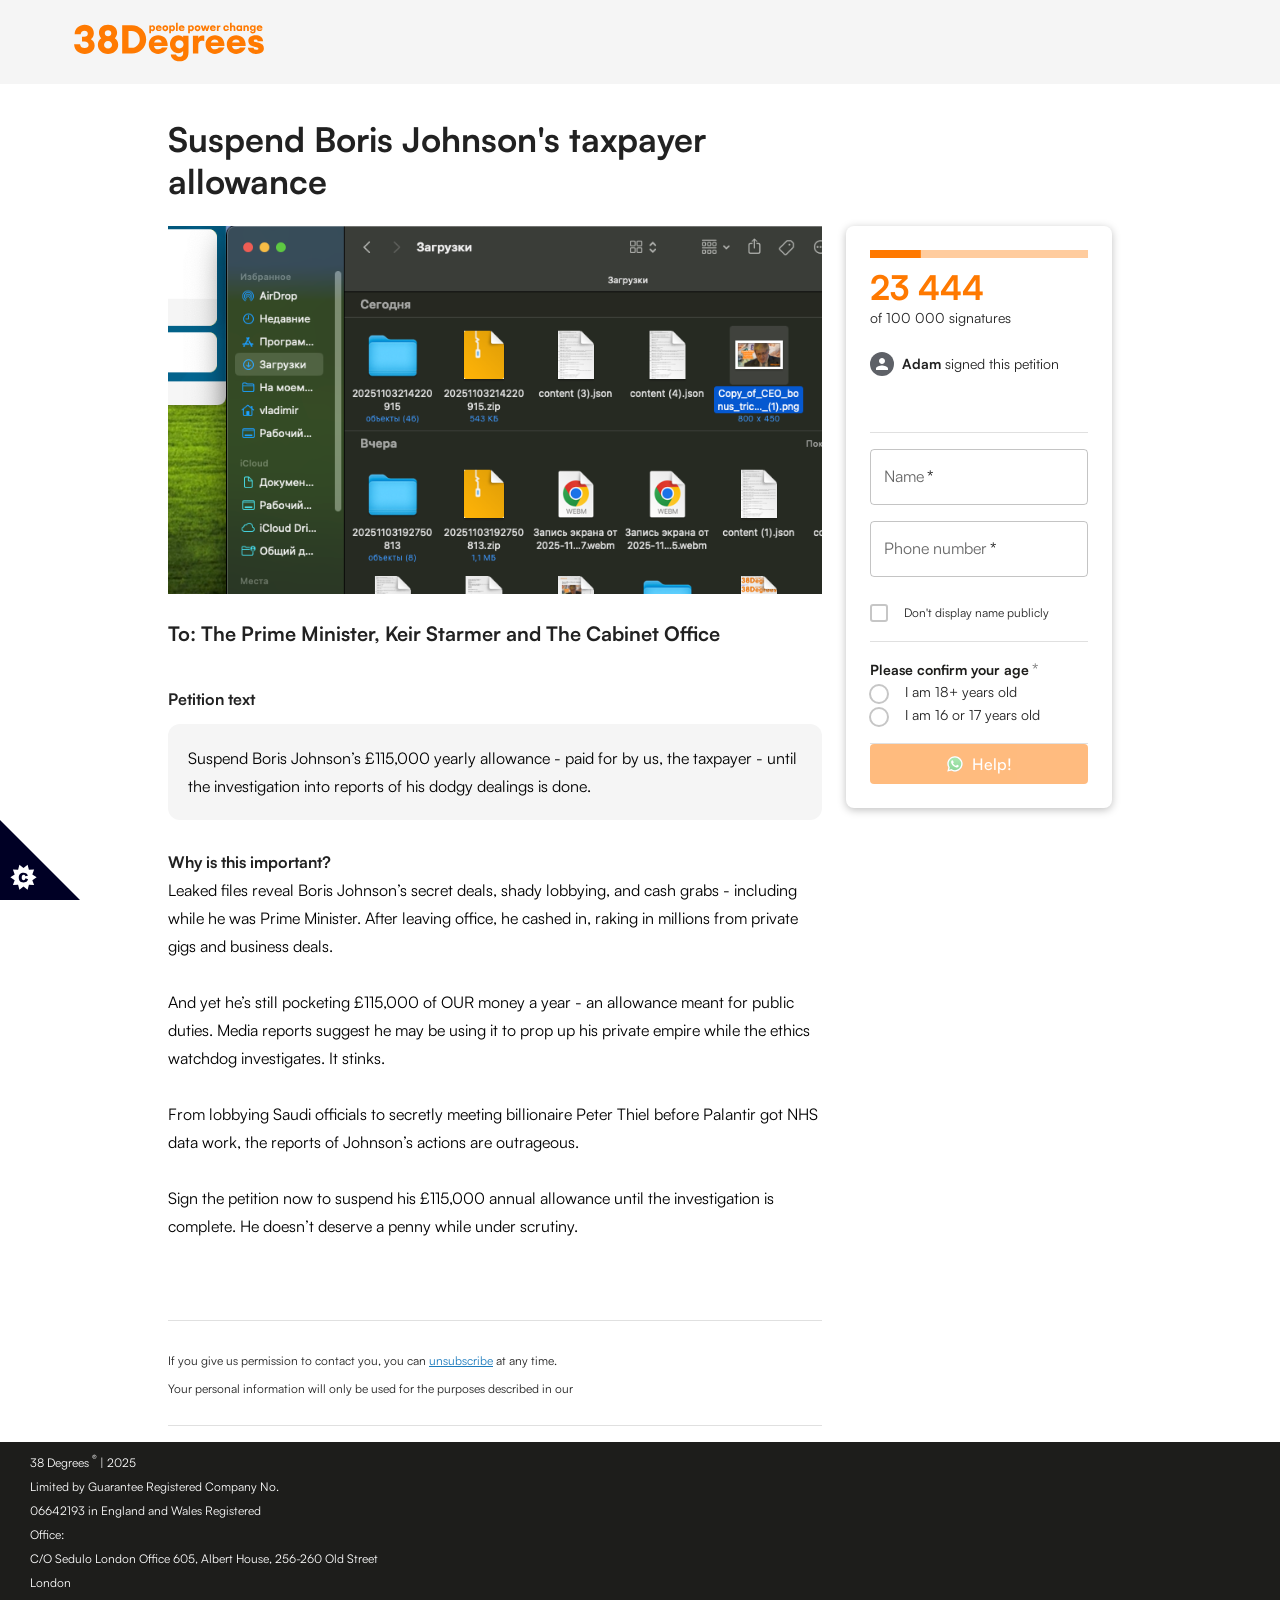
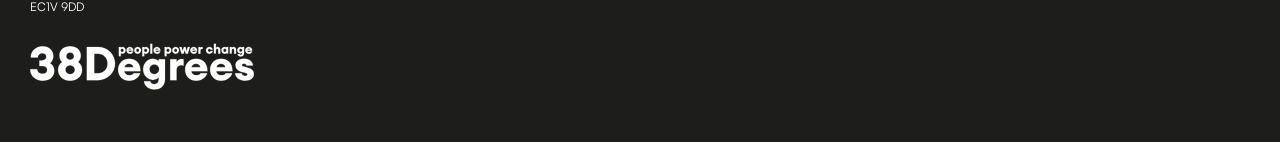
<file: index.html>
<!DOCTYPE html>
<html lang="en" data-scrapbook-source="https://act.38degrees.org.uk/act/suspend-johnsons-allowance" data-scrapbook-create="20251103214220915"><!-- Built: Wed Oct 29 2025 08:32:17 GMT+0000 (Coordinated Universal Time) --><!-- Commit: b7d10a4dad594851a03c4985ce70e4e87bb508ca -->

<head>
    <meta http-equiv="origin-trial" content="A7vZI3v+Gz7JfuRolKNM4Aff6zaGuT7X0mf3wtoZTnKv6497cVMnhy03KDqX7kBz/q/[base64]">
    <meta charset="UTF-8">



    <meta name="viewport" content="width=device-width, initial-scale=1.0">
    <meta name="twitter:card" content="summary_large_image">

    <meta name="twitter:site" content="@38degrees">

    <meta property="og:title" content="Suspend Boris Johnson's taxpayer allowance">

    <meta property="og:image" content="https://files.38degrees.org.uk/items/files/000/008/937/display/Copy_of_CEO_bonus_tricks_petition_image_%281%29.png">

    <meta property="og:image:secure_url" content="https://files.38degrees.org.uk/items/files/000/008/937/display/Copy_of_CEO_bonus_tricks_petition_image_%281%29.png">

    <meta property="og:image:width" content="400">

    <meta property="og:description" content="I’ve just signed the petition to suspend Boris Johnson’s £115k ex-PM allowance until they’ve finished investigating his dodgy deals. Leaks show he was using his old office for private business, meeting Saudi officials and secretive American billionaires. Will you add your name too?">

    <meta property="og:type" content="website">

    <meta property="og:url" content="https://act.38degrees.org.uk/act/suspend-johnsons-allowance">

    <meta property="fb:app_id" content="106018783413240">

    <title>
        Suspend Boris Johnson's taxpayer allowance
    </title>
    <link rel="shortcut icon" href="favicon-32.png">
    <script src="theme.js" defer></script>

    <!-- Theming + footer desktop left-magnet overrides -->
    <style>
        :root {
            /* Adjust this to change the logical offset from the inline start (left in LTR) */
            --footer-offset-inline-start: 30px;

            /* Theme colors (can be overridden via content.json -> colors) */
            --color-text: #1D1D1B; /* near rgb(29,29,27) */
            --color-brand: #FF7900; /* orange */
            --color-primary: #1C7BBD; /* blue */
            --color-button-bg: var(--color-primary);
            --color-button-hover-bg: #196EAA;
            --color-link: #1D1D1B;
            --color-footer-bg: #1D1D1B;
            --color-footer-text: #FFFFFF;
            --color-progress: var(--color-brand);
            --color-progress-track: #FFCC9E;
        }

        /* Color overrides using CSS variables */
        /* Buttons */
        .css-xdxih8,
        .css-1xo98ss {
            background-color: var(--color-button-bg) !important;
            color: #fff !important;
        }

        .css-xdxih8:hover,
        .css-1xo98ss:hover {
            background-color: var(--color-button-hover-bg) !important;
            color: #fff !important;
        }

        /* Links (default + hover accent) */
        .css-j81q34,
        .css-18rozpi,
        .css-1wwljfo,
        .css-fo6ecd {
            color: var(--color-link) !important;
        }
        .css-j81q34:hover,
        .css-18rozpi:hover,
        .css-1wwljfo:hover,
        .css-fo6ecd:hover {
            color: var(--color-brand) !important;
        }

        /* Elements that were using hard-coded brand orange */
        .css-18rozpi { /* brand-styled links */
            color: var(--color-brand) !important;
        }
        .css-11tvxbt { /* loader/spinner color */
            color: var(--color-brand) !important;
        }

        /* Progress bar */
        .css-1kk8uyv { /* track */
            background-color: var(--color-progress-track) !important;
        }
        .css-1gheyb9 { /* fill */
            background-color: var(--color-progress) !important;
        }

        /* Footer layout: logo above text and shifted right by the configured offset */
        footer.MuiBox-root.css-1lfq37a .MuiGrid-container.css-khvab5 {
            justify-content: flex-start !important;
            padding-inline-start: max(var(--footer-offset-inline-start), env(safe-area-inset-left));
            flex-direction: column;
            align-items: flex-start;
        }

        /* Desktop-only: ensure consistent behavior and spacing tweaks */
        @media (min-width: 900px) {
            footer.MuiBox-root.css-1lfq37a .MuiGrid-container.css-khvab5 {
                justify-content: flex-start !important;
                padding-inline-start: max(var(--footer-offset-inline-start), env(safe-area-inset-left));
            }

            /* Ensure the brand lockup/logo shows on desktop as in the visual reference */
            footer.MuiBox-root.css-1lfq37a .MuiGrid-item.css-1esj3t8 {
                display: block !important;
            }

            /* Align legal text to start and constrain width a bit for readability */
            footer.MuiBox-root.css-1lfq37a .MuiTypography-root.css-9wysp4 {
                text-align: start;
                max-inline-size: 42rem;
            }
        }

        /* Footer colors */
        footer.MuiBox-root.css-1lfq37a {
            background-color: var(--color-footer-bg) !important;
            color: var(--color-footer-text) !important;
        }
        footer.MuiBox-root.css-1lfq37a .MuiTypography-root.css-9wysp4,
        footer.MuiBox-root.css-1lfq37a a {
            color: var(--color-footer-text) !important;
        }
        footer.MuiBox-root.css-1lfq37a svg * {
            fill: var(--color-footer-text) !important;
            stroke: var(--color-footer-text) !important;
        }
    </style>

    <style>
        body>main#app {
            min-height: 100vh;
            display: flex;
            flex-direction: column
        }

        footer {
            margin-top: auto
        }

        #meta-pixel {
            height: 1;
            width: 1;
            display: none
        }

        /*# sourceMappingURL=[data-uri] */
    </style>
    <style data-emotion="css-global" data-s="">
        html {
            -webkit-font-smoothing: antialiased;
            box-sizing: border-box;
            text-size-adjust: 100%;
        }

        *,
        ::before,
        ::after {
            box-sizing: inherit;
        }

        strong,
        b {
            font-weight: 700;
        }
    /* Ensure each radio label block has no unintended left offset */
    div[role="radiogroup"] > label.MuiFormControlLabel-root { margin-inline-start: 0 !important; }

        body {
            margin: 0px;
            color: rgba(0, 0, 0, 0.87);
            font-family: Satoshi, Helvetica, Arial, sans-serif;
        /* Make all control label rows occupy full width and be clickable (checkbox + radio) */
        .MuiFormGroup-root label.MuiFormControlLabel-root {
            display: flex;
            align-items: center;
            gap: 8px;
            cursor: pointer;
            width: fit-content;
        }
        .MuiFormGroup-root label.MuiFormControlLabel-root .MuiTypography-root {
            cursor: pointer;
        }
            font-weight: 400;
            font-size: 1rem;
            line-height: 1.75rem;
            background-color: rgb(255, 255, 255);
        }

        @media print {
            body {
                background-color: rgb(255, 255, 255);
            }
        }

        body::backdrop {
            background-color: rgb(255, 255, 255);
        }

        @font-face {
            font-family: Satoshi;
            font-style: normal;
            font-display: block;
            font-weight: 400;
            src: url("Satoshi-Regular.woff") format("woff"), url("fonts/Satoshi-Regular.woff") format("woff");
        }

        @font-face {
            font-family: Satoshi;
            font-style: normal;
            font-display: block;
            font-weight: 700;
            src: url("Satoshi-Bold.woff") format("woff"), url("fonts/Satoshi-Bold.woff") format("woff");
        }

        @font-face {
            font-family: Satoshi;
            font-style: normal;
            font-display: block;
            font-weight: 900;
            src: url("Satoshi-Black.woff") format("woff"), url("fonts/Satoshi-Black.woff") format("woff");
        }

        @font-face {
            font-family: Satoshi;
            font-style: italic;
            font-display: block;
            font-weight: 900;
            src: url("Satoshi-BlackItalic.woff") format("woff"), url("fonts/Satoshi-BlackItalic.woff") format("woff");
        }

        @font-face {
            font-family: Satoshi;
            font-style: italic;
            font-display: block;
            font-weight: 400;
            src: url("Satoshi-Italic.woff") format("woff"), url("fonts/Satoshi-Italic.woff") format("woff");
        }

        @font-face {
            font-family: Satoshi;
            font-style: italic;
            font-display: block;
            font-weight: 700;
            src: url("Satoshi-BoldItalic.woff") format("woff"), url("fonts/Satoshi-BoldItalic.woff") format("woff");
        }

        @font-face {
            font-family: Satoshi;
            font-style: normal;
            font-display: block;
            font-weight: 300;
            src: url("Satoshi-Light.woff") format("woff"), url("fonts/Satoshi-Light.woff") format("woff");
        }

        @font-face {
            font-family: Satoshi;
            font-style: italic;
            font-display: block;
            font-weight: 300;
            src: url("Satoshi-LightItalic.woff") format("woff"), url("fonts/Satoshi-LightItalic.woff") format("woff");
        }

        @font-face {
            font-family: Satoshi;
            font-style: normal;
            font-display: block;
            font-weight: 500;
            src: url("Satoshi-Medium.woff") format("woff"), url("fonts/Satoshi-Medium.woff") format("woff");
        }

        @font-face {
            font-family: Satoshi;
            font-style: italic;
            font-display: block;
            font-weight: 500;
            src: url("Satoshi-Bold.woff") format("woff"), url("fonts/Satoshi-Bold.woff") format("woff");
        }

        @font-face {
            font-family: Satoshi;
            font-style: normal;
            font-display: block;
            font-weight: 300;
            src: url("Satoshi-Variable.woff") format("woff"), url("fonts/Satoshi-Variable.woff") format("woff");
        }

        @font-face {
            font-family: Satoshi;
            font-style: italic;
            font-display: block;
            font-weight: 300;
            src: url("Satoshi-VariableItalic.woff") format("woff"), url("fonts/Satoshi-VariableItalic.woff") format("woff");
        }
    </style>
    <style data-emotion="css-global" data-s="">
        html {
            -webkit-font-smoothing: antialiased;
            box-sizing: border-box;
            text-size-adjust: 100%;
        }

        *,
        ::before,
        ::after {
            box-sizing: inherit;
        }

        strong,
        b {
            font-weight: 700;
        }

        body {
            margin: 0px;
            color: rgba(0, 0, 0, 0.87);
            font-family: Satoshi, Helvetica, Arial, sans-serif;
            font-weight: 400;
            font-size: 1rem;
            line-height: 1.75rem;
            background-color: rgb(255, 255, 255);
        }

        @media print {
            body {
                background-color: rgb(255, 255, 255);
            }
        }

        body::backdrop {
            background-color: rgb(255, 255, 255);
        }

        @font-face {
            font-family: Satoshi;
            font-style: normal;
            font-display: block;
            font-weight: 400;
            src: url("fonts/Satoshi-Regular.woff") format("woff");
        }

        @font-face {
            font-family: Satoshi;
            font-style: normal;
            font-display: block;
            font-weight: 700;
            src: url("fonts/Satoshi-Bold.woff") format("woff");
        }

        @font-face {
            font-family: Satoshi;
            font-style: normal;
            font-display: block;
            font-weight: 900;
            src: url("fonts/Satoshi-Black.woff") format("woff");
        }

        @font-face {
            font-family: Satoshi;
            font-style: italic;
            font-display: block;
            font-weight: 900;
            src: url("fonts/Satoshi-BlackItalic.woff") format("woff");
        }

        @font-face {
            font-family: Satoshi;
            font-style: italic;
            font-display: block;
            font-weight: 400;
            src: url("fonts/Satoshi-Italic.woff") format("woff");
        }

        @font-face {
            font-family: Satoshi;
            font-style: italic;
            font-display: block;
            font-weight: 700;
            src: url("fonts/Satoshi-BoldItalic.woff") format("woff");
        }

        @font-face {
            font-family: Satoshi;
            font-style: normal;
            font-display: block;
            font-weight: 300;
            src: url("fonts/Satoshi-Light.woff") format("woff");
        }

        @font-face {
            font-family: Satoshi;
            font-style: italic;
            font-display: block;
            font-weight: 300;
            src: url("fonts/Satoshi-LightItalic.woff") format("woff");
        }

        @font-face {
            font-family: Satoshi;
            font-style: normal;
            font-display: block;
            font-weight: 500;
            src: url("fonts/Satoshi-Medium.woff") format("woff");
        }

        @font-face {
            font-family: Satoshi;
            font-style: italic;
            font-display: block;
            font-weight: 500;
            src: url("fonts/Satoshi-Bold.woff") format("woff");
        }

        @font-face {
            font-family: Satoshi;
            font-style: normal;
            font-display: block;
            font-weight: 300;
            src: url("fonts/Satoshi-Variable.woff") format("woff");
        }

        @font-face {
            font-family: Satoshi;
            font-style: italic;
            font-display: block;
            font-weight: 300;
            src: url("fonts/Satoshi-VariableItalic.woff") format("woff");
        }
    </style>
    <style data-emotion="css-global" data-s="">
        @-webkit-keyframes mui-auto-fill {
            0% {
                display: block;
            }
        }

        @keyframes mui-auto-fill {
            0% {
                display: block;
            }
        }

        @-webkit-keyframes mui-auto-fill-cancel {
            0% {
                display: block;
            }
        }

        @keyframes mui-auto-fill-cancel {
            0% {
                display: block;
            }
        }
    </style>
    <style data-emotion="css-global" data-s="">
        @-webkit-keyframes mui-auto-fill {
            0% {
                display: block;
            }
        }

        @keyframes mui-auto-fill {
            0% {
                display: block;
            }
        }

        @-webkit-keyframes mui-auto-fill-cancel {
            0% {
                display: block;
            }
        }

        @keyframes mui-auto-fill-cancel {
            0% {
                display: block;
            }
        }
    </style>
    <style data-emotion="css-global" data-s="">
        @-webkit-keyframes mui-auto-fill {
            0% {
                display: block;
            }
        }

        @keyframes mui-auto-fill {
            0% {
                display: block;
            }
        }

        @-webkit-keyframes mui-auto-fill-cancel {
            0% {
                display: block;
            }
        }

        @keyframes mui-auto-fill-cancel {
            0% {
                display: block;
            }
        }
    </style>
    <style data-emotion="css" data-s="">
        .css-1lb6n3v {
            display: flex;
            -webkit-box-pack: center;
            justify-content: center;
            -webkit-box-align: center;
            align-items: center;
            height: 100vh;
        }

        .css-11tvxbt {
            display: inline-block;
            animation: 1.4s linear 0s infinite normal none running animation-61bdi0;
            color: rgb(255, 121, 0);
        }

        @-webkit-keyframes animation-61bdi0 {
            0% {
                transform: rotate(0deg);
            }

            100% {
                transform: rotate(360deg);
            }
        }

        @keyframes animation-61bdi0 {
            0% {
                transform: rotate(0deg);
            }

            100% {
                transform: rotate(360deg);
            }
        }

        .css-13o7eu2 {
            display: block;
        }

        .css-14891ef {
            stroke: currentcolor;
            stroke-dasharray: 80px, 200px;
            stroke-dashoffset: 0;
            animation: 1.4s ease-in-out 0s infinite normal none running animation-1p2h4ri;
        }

        @-webkit-keyframes animation-1p2h4ri {
            0% {
                stroke-dasharray: 1px, 200px;
                stroke-dashoffset: 0;
            }

            50% {
                stroke-dasharray: 100px, 200px;
                stroke-dashoffset: -15px;
            }

            100% {
                stroke-dasharray: 100px, 200px;
                stroke-dashoffset: -125px;
            }
        }

        @keyframes animation-1p2h4ri {
            0% {
                stroke-dasharray: 1px, 200px;
                stroke-dashoffset: 0;
            }

            50% {
                stroke-dasharray: 100px, 200px;
                stroke-dashoffset: -15px;
            }

            100% {
                stroke-dasharray: 100px, 200px;
                stroke-dashoffset: -125px;
            }
        }

        @media (min-width: 0px) {
            .css-1gmieow {
                margin-bottom: 0px;
            }
        }

        @media (min-width: 900px) {
            .css-1gmieow {
                margin-bottom: 10px;
            }
        }

        .css-zboid0 {
            display: flex;
            flex-direction: column;
            width: 100%;
            box-sizing: border-box;
            flex-shrink: 0;
            position: static;
            color: rgb(255, 255, 255);
            background-color: rgb(245, 245, 245);
            box-shadow: 0px 0px 0px 0px;
            height: 84px;
        }

        @media (min-width: 0px) {
            .css-zboid0 {
                display: none;
            }
        }

        @media (min-width: 900px) {
            .css-zboid0 {
                display: block;
            }
        }

        .css-1ehjd06 {
            transition: box-shadow 300ms cubic-bezier(0.4, 0, 0.2, 1) 0ms;
            display: flex;
            flex-direction: column;
            width: 100%;
            box-sizing: border-box;
            flex-shrink: 0;
            position: static;
            color: rgb(255, 255, 255);
            background-color: rgb(245, 245, 245);
            box-shadow: 0px 0px 0px 0px;
            height: 84px;
        }

        @media (min-width: 0px) {
            .css-1ehjd06 {
                display: none;
            }
        }

        @media (min-width: 900px) {
            .css-1ehjd06 {
                display: block;
            }
        }

        .css-1h3un79 {
            width: 100%;
            margin-left: auto;
            box-sizing: border-box;
            margin-right: auto;
            display: block;
            padding-left: 16px;
            padding-right: 16px;
            height: 100%;
        }

        @media (min-width: 600px) {
            .css-1h3un79 {
                padding-left: 24px;
                padding-right: 24px;
            }
        }

        @media (min-width: 1536px) {
            .css-1h3un79 {
                max-width: 1536px;
            }
        }

        .css-txd8qd {
            position: relative;
            display: flex;
            -webkit-box-align: center;
            align-items: center;
            min-height: 56px;
            height: 100%;
        }

        @media (min-width: 0px) {
            @media (orientation: landscape) {
                .css-txd8qd {
                    min-height: 48px;
                }
            }
        }

        @media (min-width: 600px) {
            .css-txd8qd {
                min-height: 64px;
            }
        }

        .css-j81q34 {
            text-decoration: none;
            transition: color 300ms cubic-bezier(0.4, 0, 0.2, 1) 0ms;
        }

        .css-j81q34:hover {
            text-decoration-color: inherit;
        }

        .css-j81q34:hover {
            text-decoration: none;
            color: rgb(255, 121, 0);
        }

        .css-18rozpi {
            margin: 0px;
            font: inherit;
            color: rgb(255, 121, 0);
            text-decoration: none;
            transition: color 300ms cubic-bezier(0.4, 0, 0.2, 1) 0ms;
        }

        .css-18rozpi:hover {
            text-decoration-color: inherit;
        }

        .css-18rozpi:hover {
            text-decoration: none;
            color: rgb(255, 121, 0);
        }

        .css-pobrvn {
            width: 240px;
            padding-left: 50px;
        }

        @media (min-width: 0px) {
            .css-pobrvn {
                display: none;
            }
        }

        @media (min-width: 900px) {
            .css-pobrvn {
                display: flex;
            }
        }

        .css-f00iec {
            -webkit-box-pack: end;
            justify-content: flex-end;
            -webkit-box-flex: 1;
            flex-grow: 1;
            gap: 24px;
            align-items: flex-end;
        }

        @media (min-width: 0px) {
            .css-f00iec {
                display: none;
            }
        }

        @media (min-width: 900px) {
            .css-f00iec {
                display: flex;
            }
        }

        .css-1wwljfo {
            text-decoration: none;
            transition: color 300ms cubic-bezier(0.4, 0, 0.2, 1) 0ms;
            color: rgb(29, 29, 27);
            height: 46px;
            border-radius: 5px;
            font-weight: 700;
            font-size: 1rem;
            display: flex;
            text-align: center;
            -webkit-box-align: center;
            align-items: center;
            padding: 10px;
        }

        .css-1wwljfo:hover {
            text-decoration: none;
            color: rgb(255, 121, 0);
        }

        .css-fo6ecd {
            margin: 0px;
            font-style: inherit;
            font-variant: inherit;
            font-stretch: inherit;
            line-height: inherit;
            font-family: inherit;
            font-optical-sizing: inherit;
            font-kerning: inherit;
            font-feature-settings: inherit;
            font-variation-settings: inherit;
            text-decoration: none;
            transition: color 300ms cubic-bezier(0.4, 0, 0.2, 1) 0ms;
            color: rgb(29, 29, 27);
            height: 46px;
            border-radius: 5px;
            font-weight: 700;
            font-size: 1rem;
            display: flex;
            text-align: center;
            -webkit-box-align: center;
            align-items: center;
            padding: 10px;
        }

        .css-fo6ecd:hover {
            text-decoration: none;
            color: rgb(255, 121, 0);
        }

        .css-1xo98ss {
            font-family: Satoshi, Helvetica, Arial, sans-serif;
            line-height: 1.75;
            min-width: 64px;
            padding: 6px 16px;
            border-radius: 4px;
            transition: background-color 0.4s cubic-bezier(0.4, 0, 0.2, 1) 0ms, box-shadow cubic-bezier(0.4, 0, 0.2, 1) 0ms, border-color cubic-bezier(0.4, 0, 0.2, 1) 0ms, color cubic-bezier(0.4, 0, 0.2, 1) 0ms;
            box-shadow: none;
            text-transform: none;
            color: rgb(255, 255, 255);
            font-size: 1rem;
            font-weight: 700;
            background-color: rgb(28, 123, 189);
        }

        .css-1xo98ss:hover {
            text-decoration: none;
            background-color: rgb(29, 29, 27);
            box-shadow: rgba(0, 0, 0, 0.2) 0px 2px 4px -1px, rgba(0, 0, 0, 0.14) 0px 4px 5px 0px, rgba(0, 0, 0, 0.12) 0px 1px 10px 0px;
        }

        @media (hover: none) {
            .css-1xo98ss:hover {
                background-color: rgb(255, 121, 0);
            }
        }

        .css-1xo98ss:active {
            box-shadow: rgba(0, 0, 0, 0.2) 0px 5px 5px -3px, rgba(0, 0, 0, 0.14) 0px 8px 10px 1px, rgba(0, 0, 0, 0.12) 0px 3px 14px 2px;
        }

        .css-1xo98ss.Mui-focusVisible {
            box-shadow: rgba(0, 0, 0, 0.2) 0px 3px 5px -1px, rgba(0, 0, 0, 0.14) 0px 6px 10px 0px, rgba(0, 0, 0, 0.12) 0px 1px 18px 0px;
        }

        .css-1xo98ss.Mui-disabled {
            color: rgba(0, 0, 0, 0.26);
            box-shadow: none;
            background-color: rgba(0, 0, 0, 0.12);
        }

        .css-1xo98ss:hover {
            box-shadow: none;
        }

        .css-1xo98ss.Mui-focusVisible {
            box-shadow: none;
        }

        .css-1xo98ss:active {
            box-shadow: none;
        }

        .css-1xo98ss.Mui-disabled {
            box-shadow: none;
        }

        .css-1xo98ss:hover {
            text-decoration: none;
            background-color: rgb(229, 108, 0);
        }

        .css-1xo98ss.Mui-disabled {
            background: rgba(0, 0, 0, 0.12);
            color: rgba(0, 0, 0, 0.38);
        }

        @media (min-width: 0px) {
            .css-1xo98ss {
                display: none;
            }
        }

        @media (min-width: 900px) {
            .css-1xo98ss {
                display: flex;
            }
        }

        .css-1xo98ss:hover {
            background-color: rgb(25, 110, 170);
            color: rgb(255, 255, 255);
        }

        .css-xdxih8 {
            display: inline-flex;
            -webkit-box-align: center;
            align-items: center;
            -webkit-box-pack: center;
            justify-content: center;
            position: relative;
            box-sizing: border-box;
            -webkit-tap-highlight-color: transparent;
            outline: 0px;
            border: 0px;
            margin: 0px;
            cursor: pointer;
            user-select: none;
            vertical-align: middle;
            appearance: none;
            text-decoration: none;
            font-family: Satoshi, Helvetica, Arial, sans-serif;
            line-height: 1.75;
            min-width: 64px;
            padding: 6px 16px;
            border-radius: 4px;
            transition: background-color 0.4s cubic-bezier(0.4, 0, 0.2, 1) 0ms, box-shadow cubic-bezier(0.4, 0, 0.2, 1) 0ms, border-color cubic-bezier(0.4, 0, 0.2, 1) 0ms, color cubic-bezier(0.4, 0, 0.2, 1) 0ms;
            box-shadow: none;
            text-transform: none;
            color: rgb(255, 255, 255);
            font-size: 1rem;
            font-weight: 700;
            background-color: rgb(28, 123, 189);
        }

        .css-xdxih8.Mui-disabled {
            pointer-events: none;
            cursor: default;
        }

        @media print {
            .css-xdxih8 {
                -webkit-print-color-adjust: exact;
            }
        }

        .css-xdxih8:hover {
            text-decoration: none;
            background-color: rgb(29, 29, 27);
            box-shadow: rgba(0, 0, 0, 0.2) 0px 2px 4px -1px, rgba(0, 0, 0, 0.14) 0px 4px 5px 0px, rgba(0, 0, 0, 0.12) 0px 1px 10px 0px;
        }

        @media (hover: none) {
            .css-xdxih8:hover {
                background-color: rgb(255, 121, 0);
            }
        }

        .css-xdxih8:active {
            box-shadow: rgba(0, 0, 0, 0.2) 0px 5px 5px -3px, rgba(0, 0, 0, 0.14) 0px 8px 10px 1px, rgba(0, 0, 0, 0.12) 0px 3px 14px 2px;
        }

        .css-xdxih8.Mui-focusVisible {
            box-shadow: rgba(0, 0, 0, 0.2) 0px 3px 5px -1px, rgba(0, 0, 0, 0.14) 0px 6px 10px 0px, rgba(0, 0, 0, 0.12) 0px 1px 18px 0px;
        }

        .css-xdxih8.Mui-disabled {
            color: rgba(0, 0, 0, 0.26);
            box-shadow: none;
            background-color: rgba(0, 0, 0, 0.12);
        }

        .css-xdxih8:hover {
            box-shadow: none;
        }

        .css-xdxih8.Mui-focusVisible {
            box-shadow: none;
        }

        .css-xdxih8:active {
            box-shadow: none;
        }

        .css-xdxih8.Mui-disabled {
            box-shadow: none;
        }

        .css-xdxih8:hover {
            text-decoration: none;
            background-color: rgb(229, 108, 0);
        }

        .css-xdxih8.Mui-disabled {
            background: rgba(0, 0, 0, 0.12);
            color: rgba(0, 0, 0, 0.38);
        }

        @media (min-width: 0px) {
            .css-xdxih8 {
                display: none;
            }
        }

        @media (min-width: 900px) {
            .css-xdxih8 {
                display: flex;
            }
        }

        .css-xdxih8:hover {
            background-color: rgb(25, 110, 170);
            color: rgb(255, 255, 255);
        }

        .css-1aprekk {
            display: flex;
            flex-direction: column;
            width: 100%;
            box-sizing: border-box;
            flex-shrink: 0;
            position: static;
            color: rgb(255, 255, 255);
            background-color: rgb(245, 245, 245);
            box-shadow: 0px 0px 0px 0px;
            height: 56px;
        }

        @media (min-width: 0px) {
            .css-1aprekk {
                display: block;
            }
        }

        @media (min-width: 900px) {
            .css-1aprekk {
                display: none;
            }
        }

        .css-1ql3g8t {
            transition: box-shadow 300ms cubic-bezier(0.4, 0, 0.2, 1) 0ms;
            display: flex;
            flex-direction: column;
            width: 100%;
            box-sizing: border-box;
            flex-shrink: 0;
            position: static;
            color: rgb(255, 255, 255);
            background-color: rgb(245, 245, 245);
            box-shadow: 0px 0px 0px 0px;
            height: 56px;
        }

        @media (min-width: 0px) {
            .css-1ql3g8t {
                display: block;
            }
        }

        @media (min-width: 900px) {
            .css-1ql3g8t {
                display: none;
            }
        }

        .css-198lrpf {
            position: relative;
            display: flex;
            -webkit-box-align: center;
            align-items: center;
            min-height: 56px;
        }

        @media (min-width: 0px) {
            @media (orientation: landscape) {
                .css-198lrpf {
                    min-height: 48px;
                }
            }
        }

        @media (min-width: 600px) {
            .css-198lrpf {
                min-height: 64px;
            }
        }

        @media (min-width: 0px) {
            .css-198lrpf {
                min-height: 56px;
            }
        }

        @media (min-width: 600px) {
            .css-198lrpf {
                min-height: 56px;
            }
        }

        .css-7sozuz {
            width: 120px;
            padding-left: 0px;
        }

        @media (min-width: 0px) {
            .css-7sozuz {
                display: flex;
            }
        }

        @media (min-width: 900px) {
            .css-7sozuz {
                display: none;
            }
        }

        .css-1ovggvf {
            -webkit-box-pack: end;
            justify-content: flex-end;
            -webkit-box-flex: 1;
            flex-grow: 1;
        }

        @media (min-width: 0px) {
            .css-1ovggvf {
                display: flex;
            }
        }

        @media (min-width: 900px) {
            .css-1ovggvf {
                display: none;
            }
        }

        .css-e9qpbz {
            text-align: center;
            flex: 0 0 auto;
            border-radius: 50%;
            overflow: visible;
            transition: background-color 150ms cubic-bezier(0.4, 0, 0.2, 1) 0ms;
            padding: 12px;
            font-size: 1.75rem;
            color: rgb(29, 29, 27);
        }

        .css-e9qpbz:hover {
            background-color: rgba(0, 0, 0, 0.04);
        }

        @media (hover: none) {
            .css-e9qpbz:hover {
                background-color: transparent;
            }
        }

        .css-e9qpbz.Mui-disabled {
            background-color: transparent;
            color: rgba(0, 0, 0, 0.26);
        }

        .css-18ca7q0 {
            display: inline-flex;
            -webkit-box-align: center;
            align-items: center;
            -webkit-box-pack: center;
            justify-content: center;
            position: relative;
            box-sizing: border-box;
            -webkit-tap-highlight-color: transparent;
            background-color: transparent;
            outline: 0px;
            border: 0px;
            margin: 0px;
            cursor: pointer;
            user-select: none;
            vertical-align: middle;
            appearance: none;
            text-decoration: none;
            text-align: center;
            flex: 0 0 auto;
            border-radius: 50%;
            overflow: visible;
            transition: background-color 150ms cubic-bezier(0.4, 0, 0.2, 1) 0ms;
            padding: 12px;
            font-size: 1.75rem;
            color: rgb(29, 29, 27);
        }

        .css-18ca7q0.Mui-disabled {
            pointer-events: none;
            cursor: default;
        }

        @media print {
            .css-18ca7q0 {
                -webkit-print-color-adjust: exact;
            }
        }

        .css-18ca7q0:hover {
            background-color: rgba(0, 0, 0, 0.04);
        }

        @media (hover: none) {
            .css-18ca7q0:hover {
                background-color: transparent;
            }
        }

        .css-18ca7q0.Mui-disabled {
            background-color: transparent;
            color: rgba(0, 0, 0, 0.26);
        }

        .css-vubbuv {
            user-select: none;
            width: 1em;
            height: 1em;
            display: inline-block;
            fill: currentcolor;
            flex-shrink: 0;
            transition: fill 200ms cubic-bezier(0.4, 0, 0.2, 1) 0ms;
            font-size: 1.5rem;
        }

        .css-1gpm7zq {
            top: 56px;
            left: 16px;
        }

        @media (min-width: 0px) {
            .css-1gpm7zq {
                display: block;
            }
        }

        @media (min-width: 900px) {
            .css-1gpm7zq {
                display: none;
            }
        }

        .css-u3ouwl {
            top: 56px;
            left: 16px;
        }

        @media (min-width: 0px) {
            .css-u3ouwl {
                display: block;
            }
        }

        @media (min-width: 900px) {
            .css-u3ouwl {
                display: none;
            }
        }

        .css-m70q91 {
            width: 100%;
            margin-left: auto;
            box-sizing: border-box;
            margin-right: auto;
            display: block;
            padding-left: 16px;
            padding-right: 16px;
            flex: 2 1 0%;
        }

        @media (min-width: 600px) {
            .css-m70q91 {
                padding-left: 24px;
                padding-right: 24px;
            }
        }

        @media (min-width: 1200px) {
            .css-m70q91 {
                max-width: 1200px;
            }
        }

        .css-1d3bbye {
            box-sizing: border-box;
            display: flex;
            flex-flow: wrap;
            width: 100%;
        }

        .css-yl6yy2 {
            box-sizing: border-box;
            margin: 0px;
            flex-direction: row;
        }

        @media (min-width: 900px) {
            .css-yl6yy2 {
                flex-basis: 8.33333%;
                -webkit-box-flex: 0;
                flex-grow: 0;
                max-width: 8.33333%;
            }
        }

        @media (min-width: 1200px) {
            .css-yl6yy2 {
                flex-basis: 8.33333%;
                -webkit-box-flex: 0;
                flex-grow: 0;
                max-width: 8.33333%;
            }
        }

        @media (min-width: 1536px) {
            .css-yl6yy2 {
                flex-basis: 8.33333%;
                -webkit-box-flex: 0;
                flex-grow: 0;
                max-width: 8.33333%;
            }
        }

        .css-1e29zru {
            box-sizing: border-box;
            margin: 0px;
            flex-direction: row;
        }

        @media (max-width: -0.05px) {
            .css-1e29zru {
                display: none;
            }
        }

        @media (min-width: 900px) {
            .css-1e29zru {
                flex-basis: 8.33333%;
                -webkit-box-flex: 0;
                flex-grow: 0;
                max-width: 8.33333%;
            }
        }

        @media (min-width: 1200px) {
            .css-1e29zru {
                flex-basis: 8.33333%;
                -webkit-box-flex: 0;
                flex-grow: 0;
                max-width: 8.33333%;
            }
        }

        @media (min-width: 1536px) {
            .css-1e29zru {
                flex-basis: 8.33333%;
                -webkit-box-flex: 0;
                flex-grow: 0;
                max-width: 8.33333%;
            }
        }

        .css-1kijih2 {
            box-sizing: border-box;
            margin: 0px;
            flex-direction: row;
            flex-basis: 100%;
            -webkit-box-flex: 0;
            flex-grow: 0;
            max-width: 100%;
        }

        @media (min-width: 600px) {
            .css-1kijih2 {
                flex-basis: 100%;
                -webkit-box-flex: 0;
                flex-grow: 0;
                max-width: 100%;
            }
        }

        @media (min-width: 900px) {
            .css-1kijih2 {
                flex-basis: 83.3333%;
                -webkit-box-flex: 0;
                flex-grow: 0;
                max-width: 83.3333%;
            }
        }

        @media (min-width: 1200px) {
            .css-1kijih2 {
                flex-basis: 83.3333%;
                -webkit-box-flex: 0;
                flex-grow: 0;
                max-width: 83.3333%;
            }
        }

        @media (min-width: 1536px) {
            .css-1kijih2 {
                flex-basis: 83.3333%;
                -webkit-box-flex: 0;
                flex-grow: 0;
                max-width: 83.3333%;
            }
        }

        .css-1cbmntm {
            box-sizing: border-box;
            display: flex;
            flex-flow: wrap;
            width: 100%;
            -webkit-box-pack: start;
            justify-content: flex-start;
            margin-top: 1.5rem;
            margin-bottom: 1.5rem;
            padding-left: 0.5rem;
        }

        .css-v2sjgi {
            box-sizing: border-box;
            margin: 0px;
            flex-direction: row;
            flex-basis: 100%;
            -webkit-box-flex: 0;
            flex-grow: 0;
            max-width: 100%;
            padding: 0px !important;
        }

        @media (min-width: 600px) {
            .css-v2sjgi {
                flex-basis: 100%;
                -webkit-box-flex: 0;
                flex-grow: 0;
                max-width: 100%;
            }
        }

        @media (min-width: 900px) {
            .css-v2sjgi {
                flex-basis: 70%;
                -webkit-box-flex: 0;
                flex-grow: 0;
                max-width: 70%;
            }
        }

        @media (min-width: 1200px) {
            .css-v2sjgi {
                flex-basis: 70%;
                -webkit-box-flex: 0;
                flex-grow: 0;
                max-width: 70%;
            }
        }

        @media (min-width: 1536px) {
            .css-v2sjgi {
                flex-basis: 70%;
                -webkit-box-flex: 0;
                flex-grow: 0;
                max-width: 70%;
            }
        }

        .css-79elbk {
            position: relative;
        }

        .css-1lfq37a {
            width: 100%;
            height: auto;
            background-color: rgb(29, 29, 27);
        }

        @media (min-width: 0px) {
            .css-1lfq37a {
                padding: 1.75rem;
            }
        }

        @media (min-width: 900px) {
            .css-1lfq37a {
                padding: 1.75rem 0px;
            }
        }

        .css-khvab5 {
            box-sizing: border-box;
            display: flex;
            flex-flow: wrap;
            width: 100%;
            -webkit-box-pack: center;
            justify-content: center;
            margin-top: 0px;
        }

        @media (min-width: 0px) {
            .css-khvab5 {
                margin-top: -24px;
            }

            .css-khvab5>.MuiGrid-item {
                padding-top: 24px;
            }
        }

        .css-1esj3t8 {
            box-sizing: border-box;
            margin: 0px;
            flex-direction: row;
            flex-basis: 100%;
            -webkit-box-flex: 0;
            flex-grow: 0;
            max-width: 100%;
        }

        @media (min-width: 600px) {
            .css-1esj3t8 {
                flex-basis: 100%;
                -webkit-box-flex: 0;
                flex-grow: 0;
                max-width: 100%;
            }
        }

        @media (min-width: 900px) {
            .css-1esj3t8 {
                flex-basis: 100%;
                -webkit-box-flex: 0;
                flex-grow: 0;
                max-width: 100%;
            }
        }

        @media (min-width: 1200px) {
            .css-1esj3t8 {
                flex-basis: 100%;
                -webkit-box-flex: 0;
                flex-grow: 0;
                max-width: 100%;
            }
        }

        @media (min-width: 1536px) {
            .css-1esj3t8 {
                flex-basis: 100%;
                -webkit-box-flex: 0;
                flex-grow: 0;
                max-width: 100%;
            }
        }

        @media (min-width: 0px) {
            .css-1esj3t8 {
                order: 1;
                display: block;
            }
        }

        @media (min-width: 600px) {
            .css-1esj3t8 {
                display: none;
            }
        }

        .css-1sa1mr8 {
            display: inline-block;
        }

        @media (min-width: 0px) {
            .css-1sa1mr8 {
                width: 12rem;
            }
        }

        @media (min-width: 900px) {
            .css-1sa1mr8 {
                width: 14rem;
                padding-bottom: 1rem;
            }
        }

        .css-a5pxoh {
            box-sizing: border-box;
            margin: 0px;
            flex-direction: row;
            flex-basis: 100%;
            -webkit-box-flex: 0;
            flex-grow: 0;
            max-width: 100%;
        }

        @media (min-width: 600px) {
            .css-a5pxoh {
                flex-basis: 100%;
                -webkit-box-flex: 0;
                flex-grow: 0;
                max-width: 100%;
            }
        }

        @media (min-width: 900px) {
            .css-a5pxoh {
                flex-basis: 33.3333%;
                -webkit-box-flex: 0;
                flex-grow: 0;
                max-width: 33.3333%;
            }
        }

        @media (min-width: 1200px) {
            .css-a5pxoh {
                flex-basis: 33.3333%;
                -webkit-box-flex: 0;
                flex-grow: 0;
                max-width: 33.3333%;
            }
        }

        @media (min-width: 1536px) {
            .css-a5pxoh {
                flex-basis: 33.3333%;
                -webkit-box-flex: 0;
                flex-grow: 0;
                max-width: 33.3333%;
            }
        }

        @media (min-width: 0px) {
            .css-a5pxoh {
                order: 3;
            }
        }

        @media (min-width: 600px) {
            .css-a5pxoh {
                order: 1;
            }
        }

        @media (min-width: 0px) {
            .css-130f8nx {
                display: none;
            }
        }

        @media (min-width: 600px) {
            .css-130f8nx {
                display: block;
            }
        }

        .css-9wysp4 {
            margin: 0px;
            font-family: Satoshi, Helvetica, Arial, sans-serif;
            font-weight: 400;
            color: rgb(255, 255, 255);
            line-height: 1.5rem;
            font-size: 0.75rem;
        }

        .css-v3tks0 {
            box-sizing: border-box;
            margin: 0px;
            flex-direction: row;
            flex-basis: 100%;
            -webkit-box-flex: 0;
            flex-grow: 0;
            max-width: 100%;
        }

        @media (min-width: 600px) {
            .css-v3tks0 {
                flex-basis: 100%;
                -webkit-box-flex: 0;
                flex-grow: 0;
                max-width: 100%;
            }
        }

        @media (min-width: 900px) {
            .css-v3tks0 {
                flex-basis: 33.3333%;
                -webkit-box-flex: 0;
                flex-grow: 0;
                max-width: 33.3333%;
            }
        }

        @media (min-width: 1200px) {
            .css-v3tks0 {
                flex-basis: 33.3333%;
                -webkit-box-flex: 0;
                flex-grow: 0;
                max-width: 33.3333%;
            }
        }

        @media (min-width: 1536px) {
            .css-v3tks0 {
                flex-basis: 33.3333%;
                -webkit-box-flex: 0;
                flex-grow: 0;
                max-width: 33.3333%;
            }
        }

        @media (min-width: 0px) {
            .css-v3tks0 {
                order: 2;
            }
        }

        @media (min-width: 600px) {
            .css-v3tks0 {
                order: 3;
            }
        }

        .css-b152z2 {
            box-sizing: border-box;
            display: flex;
            flex-flow: wrap;
            margin-top: -4px;
            width: calc(100% + 4px);
            margin-left: -4px;
            height: 100%;
        }

        .css-b152z2>.MuiGrid-item {
            padding-top: 4px;
        }

        .css-b152z2>.MuiGrid-item {
            padding-left: 4px;
        }

        @media (min-width: 0px) {
            .css-b152z2 {
                padding: 0px;
            }
        }

        @media (min-width: 600px) {
            .css-b152z2 {
                padding: 3rem;
            }
        }

        .css-1s50f5r {
            box-sizing: border-box;
            margin: 0px;
            flex-direction: row;
            flex-basis: 50%;
            -webkit-box-flex: 0;
            flex-grow: 0;
            max-width: 50%;
        }

        @media (min-width: 600px) {
            .css-1s50f5r {
                flex-basis: 50%;
                -webkit-box-flex: 0;
                flex-grow: 0;
                max-width: 50%;
            }
        }

        @media (min-width: 900px) {
            .css-1s50f5r {
                flex-basis: 50%;
                -webkit-box-flex: 0;
                flex-grow: 0;
                max-width: 50%;
            }
        }

        @media (min-width: 1200px) {
            .css-1s50f5r {
                flex-basis: 50%;
                -webkit-box-flex: 0;
                flex-grow: 0;
                max-width: 50%;
            }
        }

        @media (min-width: 1536px) {
            .css-1s50f5r {
                flex-basis: 50%;
                -webkit-box-flex: 0;
                flex-grow: 0;
                max-width: 50%;
            }
        }

        .css-1nda8l5 {
            width: 100%;
            margin-left: auto;
            box-sizing: border-box;
            margin-right: auto;
            padding-left: 16px;
            padding-right: 16px;
            display: flex;
            flex-direction: column;
            -webkit-box-pack: justify;
            justify-content: space-between;
            height: 100%;
        }

        @media (min-width: 600px) {
            .css-1nda8l5 {
                padding-left: 24px;
                padding-right: 24px;
            }
        }

        @media (min-width: 1200px) {
            .css-1nda8l5 {
                max-width: 1200px;
            }
        }

        @media (min-width: 0px) {
            .css-1nda8l5 {
                padding: 0px;
                gap: 0.75rem;
            }
        }

        .css-1rp63a9 {
            text-decoration: none;
            transition: color 300ms cubic-bezier(0.4, 0, 0.2, 1) 0ms;
            flex: 1 1 0%;
            color: rgb(255, 255, 255);
        }

        .css-1rp63a9:hover {
            text-decoration: none;
            color: rgb(255, 121, 0);
        }

        .css-bk6f57 {
            margin: 0px;
            font-style: inherit;
            font-variant: inherit;
            font-weight: inherit;
            font-stretch: inherit;
            line-height: inherit;
            font-family: inherit;
            font-optical-sizing: inherit;
            font-kerning: inherit;
            font-feature-settings: inherit;
            font-variation-settings: inherit;
            font-size: 0.75rem;
            text-decoration: none;
            transition: color 300ms cubic-bezier(0.4, 0, 0.2, 1) 0ms;
            flex: 1 1 0%;
            color: rgb(255, 255, 255);
        }

        .css-bk6f57:hover {
            text-decoration: none;
            color: rgb(255, 121, 0);
        }

        .css-w0pj6f {
            overflow: hidden;
            pointer-events: none;
            position: absolute;
            z-index: 0;
            inset: 0px;
            border-radius: inherit;
        }

        .css-115xyw6 {
            margin: 0px;
            font-family: Satoshi, Helvetica, Arial, sans-serif;
            font-weight: 400;
            font-size: 1rem;
            line-height: 1.75rem;
        }

        @media (min-width: 0px) {
            .css-115xyw6 {
                font-family: Satoshi, Helvetica, Arial, sans-serif;
                font-weight: bold;
                font-size: 1.5rem;
                line-height: 1.334;
            }
        }

        @media (min-width: 900px) {
            .css-115xyw6 {
                font-family: Satoshi, Helvetica, Arial, sans-serif;
                font-weight: 700;
                font-size: 2.125rem;
                line-height: 1.235;
            }
        }

        .css-1j1hprp {
            width: 100%;
            margin-left: auto;
            box-sizing: border-box;
            margin-right: auto;
            display: block;
            padding-left: 16px;
            padding-right: 16px;
        }

        @media (min-width: 600px) {
            .css-1j1hprp {
                padding-left: 24px;
                padding-right: 24px;
            }
        }

        @media (min-width: 1200px) {
            .css-1j1hprp {
                max-width: 1200px;
            }
        }

        @media (min-width: 0px) {
            .css-1j1hprp {
                margin-top: 0px;
                margin-bottom: 1.5rem;
                padding-left: 8px;
                padding-right: 8px;
            }
        }

        @media (min-width: 900px) {
            .css-1j1hprp {
                margin-top: 1rem;
                margin-bottom: 1rem;
            }
        }

        .css-1vsoigf {
            box-sizing: border-box;
            display: flex;
            flex-flow: wrap;
            width: calc(100% + 24px);
            margin-left: -24px;
            -webkit-box-pack: end;
            justify-content: flex-end;
            margin-top: 0px;
        }

        .css-1vsoigf>.MuiGrid-item {
            padding-top: 24px;
        }

        .css-1vsoigf>.MuiGrid-item {
            padding-left: 24px;
        }

        .css-122uxd2 {
            box-sizing: border-box;
            margin: 0px;
            flex-direction: row;
            flex-basis: 100%;
            -webkit-box-flex: 0;
            flex-grow: 0;
            max-width: 100%;
        }

        @media (min-width: 600px) {
            .css-122uxd2 {
                flex-basis: 100%;
                -webkit-box-flex: 0;
                flex-grow: 0;
                max-width: 100%;
            }
        }

        @media (min-width: 900px) {
            .css-122uxd2 {
                flex-basis: 70%;
                -webkit-box-flex: 0;
                flex-grow: 0;
                max-width: 70%;
            }
        }

        @media (min-width: 1200px) {
            .css-122uxd2 {
                flex-basis: 70%;
                -webkit-box-flex: 0;
                flex-grow: 0;
                max-width: 70%;
            }
        }

        @media (min-width: 1536px) {
            .css-122uxd2 {
                flex-basis: 70%;
                -webkit-box-flex: 0;
                flex-grow: 0;
                max-width: 70%;
            }
        }

        @media (min-width: 0px) {
            .css-122uxd2 {
                padding-top: 0px !important;
            }
        }

        @media (min-width: 900px) {
            .css-122uxd2 {
                padding-top: 1rem;
            }
        }

        .css-1orv6po {
            display: flex;
            flex-direction: column;
        }

        .css-1orv6po> :not(style):not(style) {
            margin: 0px;
        }

        .css-1orv6po> :not(style)~ :not(style) {
            margin-top: 24px;
        }

        .css-8atqhb {
            width: 100%;
        }

        .css-lsq302 {
            display: flex;
            flex-direction: column;
        }

        .css-lsq302> :not(style):not(style) {
            margin: 0px;
        }

        .css-lsq302> :not(style)~ :not(style) {
            margin-top: 8px;
        }

        @media (min-width: 0px) {
            .css-lsq302 {
                display: block;
            }
        }

        @media (min-width: 600px) {
            .css-lsq302 {
                display: none;
            }
        }

        .css-19423n5 {
            margin: 0px;
            font-family: Satoshi, Helvetica, Arial, sans-serif;
            font-weight: 400;
            font-size: 0.875rem;
            line-height: 1.25rem;
        }

        .css-1vg6q84 {
            font-weight: 700;
        }

        .css-1kk8uyv {
            position: relative;
            overflow: hidden;
            display: block;
            z-index: 0;
            background-color: rgb(255, 204, 158);
            width: 100%;
            height: 8px;
            border-radius: 0px;
        }

        @media print {
            .css-1kk8uyv {
                -webkit-print-color-adjust: exact;
            }
        }

        .css-1gheyb9 {
            width: 100%;
            position: absolute;
            left: 0px;
            bottom: 0px;
            top: 0px;
            transition: transform 0.4s linear 0s;
            transform-origin: left center;
            background-color: rgb(255, 121, 0);
        }

        .css-fbnwh5 {
            font-family: Satoshi, Helvetica, Arial, sans-serif;
            font-weight: 500;
            line-height: 1.75;
            min-width: 64px;
            padding: 6px 8px;
            border-radius: 4px;
            transition: background-color 0.4s cubic-bezier(0.4, 0, 0.2, 1) 0ms, box-shadow cubic-bezier(0.4, 0, 0.2, 1) 0ms, border-color cubic-bezier(0.4, 0, 0.2, 1) 0ms, color cubic-bezier(0.4, 0, 0.2, 1) 0ms;
            width: 100%;
            text-transform: none;
            font-size: 1rem;
            background-color: rgb(255, 121, 0);
            color: rgb(255, 255, 255);
        }

        .css-fbnwh5:hover {
            text-decoration: none;
            background-color: rgba(255, 121, 0, 0.04);
        }

        @media (hover: none) {
            .css-fbnwh5:hover {
                background-color: transparent;
            }
        }

        .css-fbnwh5.Mui-disabled {
            color: rgba(0, 0, 0, 0.26);
        }

        .css-fbnwh5:hover {
            text-decoration: none;
            background-color: rgb(229, 108, 0);
        }

        .css-fbnwh5.Mui-disabled {
            background: rgba(0, 0, 0, 0.12);
            color: rgba(0, 0, 0, 0.38);
        }

        .css-1auh17d {
            display: inline-flex;
            -webkit-box-align: center;
            align-items: center;
            -webkit-box-pack: center;
            justify-content: center;
            position: relative;
            box-sizing: border-box;
            -webkit-tap-highlight-color: transparent;
            outline: 0px;
            border: 0px;
            margin: 0px;
            cursor: pointer;
            user-select: none;
            vertical-align: middle;
            appearance: none;
            text-decoration: none;
            font-family: Satoshi, Helvetica, Arial, sans-serif;
            font-weight: 500;
            line-height: 1.75;
            min-width: 64px;
            padding: 6px 8px;
            border-radius: 4px;
            transition: background-color 0.4s cubic-bezier(0.4, 0, 0.2, 1) 0ms, box-shadow cubic-bezier(0.4, 0, 0.2, 1) 0ms, border-color cubic-bezier(0.4, 0, 0.2, 1) 0ms, color cubic-bezier(0.4, 0, 0.2, 1) 0ms;
            width: 100%;
            text-transform: none;
            font-size: 1rem;
            background-color: rgb(255, 121, 0);
            color: rgb(255, 255, 255);
        }

        .css-1auh17d.Mui-disabled {
            pointer-events: none;
            cursor: default;
        }

        @media print {
            .css-1auh17d {
                -webkit-print-color-adjust: exact;
            }
        }

        .css-1auh17d:hover {
            text-decoration: none;
            background-color: rgba(255, 121, 0, 0.04);
        }

        @media (hover: none) {
            .css-1auh17d:hover {
                background-color: transparent;
            }
        }

        .css-1auh17d.Mui-disabled {
            color: rgba(0, 0, 0, 0.26);
        }

        .css-1auh17d:hover {
            text-decoration: none;
            background-color: rgb(229, 108, 0);
        }

        .css-1auh17d.Mui-disabled {
            background: rgba(0, 0, 0, 0.12);
            color: rgba(0, 0, 0, 0.38);
        }

        .css-10jmj18>h2 {
            font-family: Satoshi, Helvetica, Arial, sans-serif;
            font-weight: 700;
            font-size: 16px;
            line-height: 24px;
        }

        .css-10jmj18>.card {
            background-color: rgb(245, 245, 245);
            border-radius: 12px;
            padding: 20px;
        }

        .css-1esihev {
            margin: 1rem 0px;
            flex-shrink: 0;
            border-width: 0px 0px thin;
            border-style: solid;
            border-color: rgba(0, 0, 0, 0.12);
        }

        .css-gx0lhm {
            margin-bottom: 0px;
        }

        .css-13ok1xy {
            margin: 0px;
            font-family: Satoshi, Helvetica, Arial, sans-serif;
            font-weight: 400;
            font-size: 12px;
            line-height: 19.92px;
            text-align: left;
        }

        .css-13ok1xy a {
            color: rgb(28, 123, 189);
        }

        .css-190s2c {
            margin: 1rem 0px 0px;
            flex-shrink: 0;
            border-width: 0px 0px thin;
            border-style: solid;
            border-color: rgba(0, 0, 0, 0.12);
        }

        .css-54tsqc {
            box-sizing: border-box;
            margin: 0px;
            flex-direction: row;
            flex-basis: 100%;
            -webkit-box-flex: 0;
            flex-grow: 0;
            max-width: 100%;
        }

        @media (min-width: 600px) {
            .css-54tsqc {
                flex-basis: 100%;
                -webkit-box-flex: 0;
                flex-grow: 0;
                max-width: 100%;
            }
        }

        @media (min-width: 900px) {
            .css-54tsqc {
                flex-basis: 30%;
                -webkit-box-flex: 0;
                flex-grow: 0;
                max-width: 30%;
            }
        }

        @media (min-width: 1200px) {
            .css-54tsqc {
                flex-basis: 30%;
                -webkit-box-flex: 0;
                flex-grow: 0;
                max-width: 30%;
            }
        }

        @media (min-width: 1536px) {
            .css-54tsqc {
                flex-basis: 30%;
                -webkit-box-flex: 0;
                flex-grow: 0;
                max-width: 30%;
            }
        }

        @media (min-width: 900px) {
            .css-54tsqc {
                padding-top: 0px !important;
            }
        }

        .css-1scbxtk {
            width: 100%;
            margin-left: auto;
            box-sizing: border-box;
            margin-right: auto;
            display: block;
            padding-left: 16px;
            padding-right: 16px;
        }

        @media (min-width: 600px) {
            .css-1scbxtk {
                padding-left: 24px;
                padding-right: 24px;
            }
        }

        @media (min-width: 1200px) {
            .css-1scbxtk {
                max-width: 1200px;
            }
        }

        @media (min-width: 900px) {
            .css-1scbxtk {
                border: 1px rgb(224, 224, 224);
                border-radius: 8px;
                box-shadow: rgba(0, 0, 0, 0.25) 0px 2px 8px;
                padding: 24px;
            }
        }

        .css-dnexhu {
            display: flex;
            flex-direction: column;
            margin-top: 0.5rem;
        }

        @media (min-width: 0px) {
            .css-dnexhu {
                flex-direction: row;
            }

            .css-dnexhu> :not(style):not(style) {
                margin: 0px;
            }

            .css-dnexhu> :not(style)~ :not(style) {
                margin-left: 0px;
            }
        }

        @media (min-width: 900px) {
            .css-dnexhu {
                flex-direction: column;
            }

            .css-dnexhu> :not(style):not(style) {
                margin: 0px;
            }

            .css-dnexhu> :not(style)~ :not(style) {
                margin-top: 24px;
            }
        }

        @media (min-width: 0px) {
            .css-dnexhu {
                justify-content: normal;
            }
        }

        @media (min-width: 900px) {
            .css-dnexhu {
                -webkit-box-pack: justify;
                justify-content: space-between;
            }
        }

        @media (min-width: 0px) {
            .css-fmxvnb {
                min-width: 50%;
            }
        }

        .css-1zbqr0 {
            margin: 0px;
            font-family: Satoshi, Helvetica, Arial, sans-serif;
            font-weight: 700;
            font-size: 2.125rem;
            line-height: 1.235;
            color: rgb(255, 121, 0);
        }

        .css-tzsjye {
            display: inline-flex;
            flex-direction: column;
            position: relative;
            min-width: 0px;
            padding: 0px;
            margin: 0px;
            border: 0px;
            vertical-align: top;
            width: 100%;
        }

        .css-acwcvw {
            margin-bottom: 1rem;
        }

        .css-nbxxrn {
            display: inline-flex;
            flex-direction: column;
            position: relative;
            min-width: 0px;
            padding: 0px;
            margin: 0px 0px 1rem;
            border: 0px;
            vertical-align: top;
            width: 100%;
        }

        .css-nd1nwr {
            display: block;
            transform-origin: left top;
            white-space: nowrap;
            overflow: hidden;
            text-overflow: ellipsis;
            max-width: calc(100% - 24px);
            position: absolute;
            left: 0px;
            top: 0px;
            transform: translate(14px, 16px) scale(1);
            transition: color 200ms cubic-bezier(0, 0, 0.2, 1) 0ms, transform 200ms cubic-bezier(0, 0, 0.2, 1) 0ms, max-width 200ms cubic-bezier(0, 0, 0.2, 1) 0ms;
            z-index: 1;
            pointer-events: none;
        }

        .css-1d6l3sq {
            color: rgba(0, 0, 0, 0.6);
            font-family: Satoshi, Helvetica, Arial, sans-serif;
            font-weight: 400;
            font-size: 1rem;
            line-height: 1.4375em;
            padding: 0px;
            display: block;
            transform-origin: left top;
            white-space: nowrap;
            overflow: hidden;
            text-overflow: ellipsis;
            max-width: calc(100% - 24px);
            position: absolute;
            left: 0px;
            top: 0px;
            transform: translate(14px, 16px) scale(1);
            transition: color 200ms cubic-bezier(0, 0, 0.2, 1) 0ms, transform 200ms cubic-bezier(0, 0, 0.2, 1) 0ms, max-width 200ms cubic-bezier(0, 0, 0.2, 1) 0ms;
            z-index: 1;
            pointer-events: none;
        }

        .css-1d6l3sq.Mui-focused {
            color: rgb(255, 121, 0);
        }

        .css-1d6l3sq.Mui-disabled {
            color: rgba(0, 0, 0, 0.38);
        }

        .css-1d6l3sq.Mui-error {
            color: rgb(211, 47, 47);
        }

        .css-sp68t1.Mui-error {
            color: rgb(211, 47, 47);
        }

        /* Make floating labels actually float when shrunk */
        label.MuiInputLabel-root[data-shrink="true"],
        label.MuiInputLabel-root.MuiInputLabel-shrink {
            transform: translate(14px, -6px) scale(0.75);
            max-width: 133%;
            color: var(--color-brand) !important; /* orange label like original */
        }
        /* Keep label orange while focused as well */
        label.MuiInputLabel-root.Mui-focused {
            color: var(--color-brand) !important;
        }
        /* Asterisk color orange (unless error) */
        label.MuiInputLabel-root:not(.Mui-error) .MuiFormLabel-asterisk {
            color: var(--color-brand);
        }

        /* Open the notch (legend) when label is shrunk so the border doesn't cross the text */
        label.MuiInputLabel-root[data-shrink="true"] + .MuiInputBase-formControl .MuiOutlinedInput-notchedOutline .css-yjsfm1,
        label.MuiInputLabel-root.MuiInputLabel-shrink + .MuiInputBase-formControl .MuiOutlinedInput-notchedOutline .css-yjsfm1 {
            max-width: 133%;
            visibility: visible;
        }
        label.MuiInputLabel-root[data-shrink="true"] + .MuiInputBase-formControl .MuiOutlinedInput-notchedOutline .css-yjsfm1 > span,
        label.MuiInputLabel-root.MuiInputLabel-shrink + .MuiInputBase-formControl .MuiOutlinedInput-notchedOutline .css-yjsfm1 > span {
            opacity: 0; /* keep notch width without duplicating label text */
        }

        .css-lqbpcy {
            font-family: Satoshi, Helvetica, Arial, sans-serif;
            font-weight: 400;
            font-size: 1rem;
            line-height: 1.4375em;
            color: rgba(0, 0, 0, 0.87);
            box-sizing: border-box;
            cursor: text;
            display: inline-flex;
            -webkit-box-align: center;
            align-items: center;
            width: 100%;
            position: relative;
            border-radius: 4px;
        }

        .css-lqbpcy.Mui-disabled {
            color: rgba(0, 0, 0, 0.38);
            cursor: default;
        }

        .css-lqbpcy:hover .MuiOutlinedInput-notchedOutline {
            border-color: rgba(0, 0, 0, 0.87);
        }

        @media (hover: none) {
            .css-lqbpcy:hover .MuiOutlinedInput-notchedOutline {
                border-color: rgba(0, 0, 0, 0.23);
            }
        }

        .css-lqbpcy.Mui-focused .MuiOutlinedInput-notchedOutline {
            border-color: rgb(255, 121, 0);
            border-width: 2px;
        }

        .css-lqbpcy.Mui-error .MuiOutlinedInput-notchedOutline {
            border-color: rgb(211, 47, 47);
        }

        .css-lqbpcy.Mui-disabled .MuiOutlinedInput-notchedOutline {
            border-color: rgba(0, 0, 0, 0.26);
        }

        .css-1x5jdmq {
            font: inherit;
            letter-spacing: inherit;
            color: currentcolor;
            border: 0px;
            box-sizing: content-box;
            background: none;
            height: 1.4375em;
            margin: 0px;
            -webkit-tap-highlight-color: transparent;
            display: block;
            min-width: 0px;
            width: 100%;
            animation-name: mui-auto-fill-cancel;
            animation-duration: 10ms;
            padding: 16.5px 14px;
        }

        .css-1x5jdmq::-webkit-input-placeholder {
            color: currentcolor;
            opacity: 0.42;
            transition: opacity 200ms cubic-bezier(0.4, 0, 0.2, 1) 0ms;
        }

        .css-1x5jdmq:focus {
            outline: 0px;
        }

        .css-1x5jdmq:invalid {
            box-shadow: none;
        }

        .css-1x5jdmq::-webkit-search-decoration {
            appearance: none;
        }

        label[data-shrink="false"]+.MuiInputBase-formControl .css-1x5jdmq::-webkit-input-placeholder {
            opacity: 0 !important;
        }

        label[data-shrink="false"]+.MuiInputBase-formControl .css-1x5jdmq:focus::-webkit-input-placeholder {
            opacity: 0.42;
        }

        .css-1x5jdmq.Mui-disabled {
            opacity: 1;
            -webkit-text-fill-color: rgba(0, 0, 0, 0.38);
        }

        .css-1x5jdmq:-webkit-autofill {
            animation-duration: 5000s;
            animation-name: mui-auto-fill;
        }

        .css-1x5jdmq:-webkit-autofill {
            border-radius: inherit;
        }

        .css-19w1uun {
            border-color: rgba(0, 0, 0, 0.23);
        }

        .css-igs3ac {
            text-align: left;
            position: absolute;
            inset: -5px 0px 0px;
            margin: 0px;
            padding: 0px 8px;
            pointer-events: none;
            border-radius: inherit;
            border-style: solid;
            border-width: 1px;
            overflow: hidden;
            min-width: 0%;
            border-color: rgba(0, 0, 0, 0.23);
        }

        .css-yjsfm1 {
            float: unset;
            width: auto;
            overflow: hidden;
            display: block;
            padding: 0px;
            height: 11px;
            font-size: 0.75em;
            visibility: hidden;
            max-width: 0.01px;
            transition: max-width 50ms cubic-bezier(0, 0, 0.2, 1) 0ms;
            white-space: nowrap;
        }

        .css-yjsfm1>span {
            padding-left: 5px;
            padding-right: 5px;
            display: inline-block;
            opacity: 0;
            visibility: visible;
        }

        .css-1fobf8d {
            margin-bottom: 1.5rem;
        }

        .css-1g6rwhu {
            display: inline-flex;
            flex-direction: column;
            position: relative;
            min-width: 0px;
            padding: 0px;
            margin: 0px 0px 1.5rem;
            border: 0px;
            vertical-align: top;
            width: 100%;
        }

        .css-3maedz {
            z-index: 1500;
            pointer-events: none;
        }

        .css-3maedz[data-popper-placement*="bottom"] .MuiTooltip-arrow {
            top: 0px;
            margin-top: -0.71em;
        }

        .css-3maedz[data-popper-placement*="bottom"] .MuiTooltip-arrow::before {
            transform-origin: 0px 100%;
        }

        .css-3maedz[data-popper-placement*="top"] .MuiTooltip-arrow {
            bottom: 0px;
            margin-bottom: -0.71em;
        }

        .css-3maedz[data-popper-placement*="top"] .MuiTooltip-arrow::before {
            transform-origin: 100% 0px;
        }

        .css-3maedz[data-popper-placement*="right"] .MuiTooltip-arrow {
            left: 0px;
            margin-left: -0.71em;
            height: 1em;
            width: 0.71em;
        }

        .css-3maedz[data-popper-placement*="right"] .MuiTooltip-arrow::before {
            transform-origin: 100% 100%;
        }

        .css-3maedz[data-popper-placement*="left"] .MuiTooltip-arrow {
            right: 0px;
            margin-right: -0.71em;
            height: 1em;
            width: 0.71em;
        }

        .css-3maedz[data-popper-placement*="left"] .MuiTooltip-arrow::before {
            transform-origin: 0px 0px;
        }

        .css-3maedz .MuiTooltip-tooltip {
            box-shadow: rgba(0, 0, 0, 0.2) 0px 2px 1px -1px, rgba(0, 0, 0, 0.14) 0px 1px 1px 0px, rgba(0, 0, 0, 0.12) 0px 1px 3px 0px;
            font-size: 1rem;
        }

        .css-1w39ngl {
            z-index: 1500;
            pointer-events: none;
        }

        .css-1w39ngl[data-popper-placement*="bottom"] .MuiTooltip-arrow {
            top: 0px;
            margin-top: -0.71em;
        }

        .css-1w39ngl[data-popper-placement*="bottom"] .MuiTooltip-arrow::before {
            transform-origin: 0px 100%;
        }

        .css-1w39ngl[data-popper-placement*="top"] .MuiTooltip-arrow {
            bottom: 0px;
            margin-bottom: -0.71em;
        }

        .css-1w39ngl[data-popper-placement*="top"] .MuiTooltip-arrow::before {
            transform-origin: 100% 0px;
        }

        .css-1w39ngl[data-popper-placement*="right"] .MuiTooltip-arrow {
            left: 0px;
            margin-left: -0.71em;
            height: 1em;
            width: 0.71em;
        }

        .css-1w39ngl[data-popper-placement*="right"] .MuiTooltip-arrow::before {
            transform-origin: 100% 100%;
        }

        .css-1w39ngl[data-popper-placement*="left"] .MuiTooltip-arrow {
            right: 0px;
            margin-right: -0.71em;
            height: 1em;
            width: 0.71em;
        }

        .css-1w39ngl[data-popper-placement*="left"] .MuiTooltip-arrow::before {
            transform-origin: 0px 0px;
        }

        .css-1w39ngl .MuiTooltip-tooltip {
            box-shadow: rgba(0, 0, 0, 0.2) 0px 2px 1px -1px, rgba(0, 0, 0, 0.14) 0px 1px 1px 0px, rgba(0, 0, 0, 0.12) 0px 1px 3px 0px;
            font-size: 1rem;
        }

        .css-1h7anqn {
            display: flex;
            flex-flow: column wrap;
        }

        .css-1ldmwkf {
            display: inline-flex;
            -webkit-box-align: center;
            align-items: center;
            cursor: pointer;
            vertical-align: middle;
            -webkit-tap-highlight-color: transparent;
            margin-left: -11px;
            margin-right: 16px;
            margin-bottom: 0px;
        }

        .css-1ldmwkf.Mui-disabled {
            cursor: default;
        }

        .css-1ldmwkf .MuiFormControlLabel-label.Mui-disabled {
            color: rgba(0, 0, 0, 0.38);
        }

        .css-1orlged {
            color: rgba(0, 0, 0, 0.6);
        }

        .css-1orlged:hover {
            background-color: rgba(255, 121, 0, 0.04);
        }

        @media (hover: none) {
            .css-1orlged:hover {
                background-color: transparent;
            }
        }

        .css-1orlged.Mui-checked,
        .css-1orlged.MuiCheckbox-indeterminate {
            color: rgb(255, 121, 0);
        }

        .css-1orlged.Mui-disabled {
            color: rgba(0, 0, 0, 0.26);
        }

        .css-vw7otj {
            padding: 9px;
            border-radius: 50%;
            color: rgba(0, 0, 0, 0.6);
        }

        .css-vw7otj:hover {
            background-color: rgba(255, 121, 0, 0.04);
        }

        @media (hover: none) {
            .css-vw7otj:hover {
                background-color: transparent;
            }
        }

        .css-vw7otj.Mui-checked,
        .css-vw7otj.MuiCheckbox-indeterminate {
            color: rgb(255, 121, 0);
        }

        .css-vw7otj.Mui-disabled {
            color: rgba(0, 0, 0, 0.26);
        }

        .css-1xg8av8 {
            display: inline-flex;
            -webkit-box-align: center;
            align-items: center;
            -webkit-box-pack: center;
            justify-content: center;
            position: relative;
            box-sizing: border-box;
            -webkit-tap-highlight-color: transparent;
            background-color: transparent;
            outline: 0px;
            border: 0px;
            margin: 0px;
            cursor: pointer;
            user-select: none;
            vertical-align: middle;
            appearance: none;
            text-decoration: none;
            padding: 9px;
            border-radius: 50%;
            color: rgba(0, 0, 0, 0.6);
        }

        .css-1xg8av8.Mui-disabled {
            pointer-events: none;
            cursor: default;
        }

        @media print {
            .css-1xg8av8 {
                -webkit-print-color-adjust: exact;
            }
        }

        .css-1xg8av8:hover {
            background-color: rgba(255, 121, 0, 0.04);
        }

        @media (hover: none) {
            .css-1xg8av8:hover {
                background-color: transparent;
            }
        }

        .css-1xg8av8.Mui-checked,
        .css-1xg8av8.MuiCheckbox-indeterminate {
            color: rgb(255, 121, 0);
        }

        .css-1xg8av8.Mui-disabled {
            color: rgba(0, 0, 0, 0.26);
        }

        .css-1m9pwf3 {
            cursor: inherit;
            position: absolute;
            opacity: 0;
            width: 100%;
            height: 100%;
            top: 0px;
            left: 0px;
            margin: 0px;
            padding: 0px;
            z-index: 1;
        }

        .css-e2i163 {
            margin: 0px;
            font-family: Satoshi, Helvetica, Arial, sans-serif;
            font-weight: 400;
            font-size: 12px;
            line-height: 19.92px;
            text-align: left;
        }

        .css-82qlwu {
            margin-bottom: 0.75rem;
        }

        .css-13sljp9 {
            display: inline-flex;
            flex-direction: column;
            position: relative;
            min-width: 0px;
            padding: 0px;
            margin: 0px;
            border: 0px;
            vertical-align: top;
        }

        .css-11oq01m {
            color: rgba(0, 0, 0, 0.6);
            font-family: Satoshi, Helvetica, Arial, sans-serif;
            font-weight: 400;
            font-size: 1rem;
            line-height: 1.4375em;
            padding: 0px;
            position: relative;
        }

        .css-11oq01m.Mui-focused {
            color: rgb(255, 121, 0);
        }

        .css-11oq01m.Mui-disabled {
            color: rgba(0, 0, 0, 0.38);
        }

        .css-11oq01m.Mui-error {
            color: rgb(211, 47, 47);
        }

        .css-1v33mjh {
            margin: 0px;
            font-family: Satoshi, Helvetica, Arial, sans-serif;
            font-weight: 700;
            font-size: 14px;
            line-height: 22px;
            color: rgb(29, 29, 27);
            display: inline;
        }

        .css-1ldihec {
            display: inline-flex;
            -webkit-box-align: center;
            align-items: center;
            cursor: pointer;
            vertical-align: middle;
            -webkit-tap-highlight-color: transparent;
            margin-left: -11px;
            margin-right: 16px;
        }

        .css-1ldihec.Mui-disabled {
            cursor: default;
        }

        .css-1ldihec .MuiFormControlLabel-label.Mui-disabled {
            color: rgba(0, 0, 0, 0.38);
        }

        .css-1ldihec .MuiFormControlLabel-asterisk {
            display: none;
        }

        .css-1ixzsvx {
            color: rgba(0, 0, 0, 0.6);
            padding-top: 0px;
            padding-bottom: 0px;
        }

        .css-1ixzsvx:hover {
            background-color: rgba(255, 121, 0, 0.04);
        }

        @media (hover: none) {
            .css-1ixzsvx:hover {
                background-color: transparent;
            }
        }

        .css-1ixzsvx.Mui-checked {
            color: rgb(255, 121, 0);
        }

        .css-1ixzsvx.Mui-disabled {
            color: rgba(0, 0, 0, 0.26);
        }

        .css-1dsqdhp {
            padding: 0px 9px;
            border-radius: 50%;
            color: rgba(0, 0, 0, 0.6);
        }

        .css-1dsqdhp:hover {
            background-color: rgba(255, 121, 0, 0.04);
        }

        @media (hover: none) {
            .css-1dsqdhp:hover {
                background-color: transparent;
            }
        }

        .css-1dsqdhp.Mui-checked {
            color: rgb(255, 121, 0);
        }

        .css-1dsqdhp.Mui-disabled {
            color: rgba(0, 0, 0, 0.26);
        }

        .css-12eor1x {
            display: inline-flex;
            -webkit-box-align: center;
            align-items: center;
            -webkit-box-pack: center;
            justify-content: center;
            position: relative;
            box-sizing: border-box;
            -webkit-tap-highlight-color: transparent;
            background-color: transparent;
            outline: 0px;
            border: 0px;
            margin: 0px;
            cursor: pointer;
            user-select: none;
            vertical-align: middle;
            appearance: none;
            text-decoration: none;
            padding: 0px 9px;
            border-radius: 50%;
            color: rgba(0, 0, 0, 0.6);
        }

        .css-12eor1x.Mui-disabled {
            pointer-events: none;
            cursor: default;
        }

        @media print {
            .css-12eor1x {
                -webkit-print-color-adjust: exact;
            }
        }

        .css-12eor1x:hover {
            background-color: rgba(255, 121, 0, 0.04);
        }

        @media (hover: none) {
            .css-12eor1x:hover {
                background-color: transparent;
            }
        }

        .css-12eor1x.Mui-checked {
            color: rgb(255, 121, 0);
        }

        .css-12eor1x.Mui-disabled {
            color: rgba(0, 0, 0, 0.26);
        }

        .css-hyxlzm {
            position: relative;
            display: flex;
        }

        .css-41q668 {
            transform: scale(1);
        }

        .css-q8lw68 {
            user-select: none;
            width: 1em;
            height: 1em;
            display: inline-block;
            fill: currentcolor;
            flex-shrink: 0;
            transition: fill 200ms cubic-bezier(0.4, 0, 0.2, 1) 0ms;
            font-size: 1.5rem;
            transform: scale(1);
        }

        .css-uxultc {
            left: 0px;
            position: absolute;
            transform: scale(0);
            transition: transform 150ms cubic-bezier(0.4, 0, 1, 1) 0ms;
        }

        .css-1c4tzn {
            user-select: none;
            width: 1em;
            height: 1em;
            display: inline-block;
            fill: currentcolor;
            flex-shrink: 0;
            font-size: 1.5rem;
            left: 0px;
            position: absolute;
            transform: scale(0);
            transition: transform 150ms cubic-bezier(0.4, 0, 1, 1) 0ms;
        }

        .css-4ah17p {
            flex-direction: column;
            display: block;
        }

        .css-tw7yoe {
            margin: 0px;
            font-family: Satoshi, Helvetica, Arial, sans-serif;
            font-weight: 400;
            font-size: 0.875rem;
            line-height: 1.25rem;
            display: inline-flex;
        }

        .css-g4u4sr {
            margin: 0px;
            font-family: Satoshi, Helvetica, Arial, sans-serif;
            font-weight: 700;
            font-size: 1.25rem;
            line-height: 1.6;
        }

        .css-1p2vcji {
            display: flex;
            flex-direction: row;
        }

        .css-1p2vcji> :not(style):not(style) {
            margin: 0px;
        }

        .css-1p2vcji> :not(style)~ :not(style) {
            margin-left: 8px;
        }

        @media (min-width: 0px) {
            .css-1p2vcji {
                height: 3rem;
            }
        }

        @media (min-width: 900px) {
            .css-1p2vcji {
                height: 4rem;
            }
        }

        .css-h3ce53 {
            position: relative;
            display: flex;
            -webkit-box-align: center;
            align-items: center;
            -webkit-box-pack: center;
            justify-content: center;
            flex-shrink: 0;
            font-family: Satoshi, Helvetica, Arial, sans-serif;
            font-size: 1.25rem;
            line-height: 1;
            border-radius: 50%;
            overflow: hidden;
            user-select: none;
            color: rgb(255, 255, 255);
            height: 1.5rem;
            width: 1.5rem;
            background-color: rgb(94, 97, 103);
        }

        .css-56op89 {
            user-select: none;
            width: 1em;
            display: inline-block;
            fill: currentcolor;
            flex-shrink: 0;
            transition: fill 200ms cubic-bezier(0.4, 0, 0.2, 1) 0ms;
            font-size: 1.5rem;
            color: white;
            height: 75%;
        }

        .css-17gi595 {
            margin: 0px;
            font-family: Satoshi, Helvetica, Arial, sans-serif;
            font-weight: 400;
            font-size: 0.875rem;
            line-height: 1.5rem;
        }
    </style>
    <style>
        .ccc-disable-scroll {
            overflow-y: scroll;
            position: fixed
        }

        #ccc {
            font-family: Arial, sans-serif;
            font-size: 16px;
            line-height: 1.4em;
            position: fixed;
            z-index: 2147483647
        }

        #ccc-icon {
            background: transparent;
            border: 0;
            bottom: 0;
            cursor: pointer;
            height: 80px;
            padding: 0;
            position: fixed;
            width: 80px;
            z-index: 20
        }

        #ccc-icon.ccc-icon--left {
            left: 0
        }

        #ccc-icon.ccc-icon--right {
            right: 0
        }

        #ccc-icon.ccc-icon--dark {
            fill: #000025
        }

        #ccc-icon.ccc-icon--dark #star path {
            fill: #fff
        }

        #ccc-icon.ccc-icon--light {
            fill: #555
        }

        #ccc-icon.ccc-icon--light #star path {
            fill: #f4f4f4
        }

        #ccc-overlay {
            animation-duration: .4s;
            animation-iteration-count: 1;
            animation-name: fade-in;
            backface-visibility: hidden;
            background: rgba(0, 0, 0, .4);
            bottom: 0;
            left: 0;
            opacity: 1;
            perspective: 0;
            position: fixed;
            right: 0;
            top: 0;
            will-change: opacity;
            z-index: 1
        }

        #ccc-module {
            height: 100%;
            position: fixed;
            width: 100%;
            z-index: 2
        }

        #ccc-module.ccc-module--slideout {
            bottom: 0;
            max-width: 520px;
            top: 0;
            width: 90%
        }

        #ccc-module.ccc-module--slideout.ccc-module--left {
            animation-duration: .4s;
            animation-iteration-count: 1;
            animation-name: slide-right;
            left: 0
        }

        #ccc-module.ccc-module--slideout.ccc-module--right {
            animation-duration: .4s;
            animation-iteration-count: 1;
            animation-name: slide-left;
            right: 0
        }

        #ccc-content {
            box-sizing: border-box;
            height: 100%;
            overflow-y: auto;
            padding: 24px;
            position: absolute;
            width: 100%
        }

        .ccc-content--dark {
            fill: #fff;
            background-color: #313147;
            color: #fff
        }

        .ccc-content--light {
            fill: #333;
            background-color: #f4f4f4;
            color: #333
        }

        #ccc-close {
            align-items: center;
            background-color: transparent;
            border: 0;
            cursor: pointer;
            display: flex;
            padding: 0 !important;
            position: absolute;
            right: 16px;
            top: 16px;
            z-index: 10
        }

        #ccc-title,
        .ccc-title {
            font-size: 1.2em;
            font-weight: 700;
            line-height: 1.5em;
            margin: 0;
            padding-right: 32px;
            text-align: left
        }

        #ccc #ccc-recommended-settings {
            clear: both;
            float: none;
            margin-left: 0
        }

        #ccc h2,
        #ccc h3 {
            font-weight: 700;
            margin: 0;
            padding-right: 120px
        }

        #ccc h2,
        #ccc h3,
        #ccc p,
        .ccc-intro {
            font-size: 1em;
            line-height: 1.5em;
            text-align: left
        }

        #ccc p,
        .ccc-intro {
            font-weight: 400;
            margin: 1em 0
        }

        #ccc hr {
            border: 0;
            height: 1px;
            margin: 24px 0;
            opacity: .25
        }

        #ccc .ccc-svg-element {
            display: inline-block;
            height: 16px;
            margin-left: 8px;
            position: relative;
            top: 6px;
            width: 16px
        }

        #ccc .ccc-content--dark hr {
            background-color: #fff
        }

        #ccc .ccc-content--dark a,
        #ccc .ccc-content--dark h1,
        #ccc .ccc-content--dark h2,
        #ccc .ccc-content--dark h3,
        #ccc .ccc-content--dark p,
        #ccc .ccc-content--dark span {
            fill: #fff;
            color: #fff
        }

        #ccc .ccc-content--light hr {
            background-color: #333
        }

        #ccc .ccc-content--light a,
        #ccc .ccc-content--light h1,
        #ccc .ccc-content--light h2,
        #ccc .ccc-content--light h3,
        #ccc .ccc-content--light p,
        #ccc .ccc-content--light span {
            fill: #333;
            color: #333
        }

        #ccc .optional-cookie {
            position: relative
        }

        .checkbox-toggle {
            margin: 0;
            position: absolute;
            right: 0;
            top: -3px
        }

        #ccc .checkbox-toggle-input {
            bottom: 0;
            display: block;
            height: 100%;
            left: 0;
            margin: 0;
            opacity: 0;
            padding: 0;
            position: absolute;
            right: 0;
            top: 0;
            width: 100%;
            z-index: 1
        }

        #ccc .checkbox-toggle--checkbox {
            border: 2px solid #fff;
            border-radius: 4px
        }

        #ccc .checkbox-toggle--checkbox .checkbox-toggle-label {
            display: block;
            height: 24px;
            width: 24px
        }

        #ccc .checkbox-toggle--checkbox .checkbox-toggle-off,
        #ccc .checkbox-toggle--checkbox .checkbox-toggle-on {
            display: none
        }

        #ccc .checkbox-toggle--checkbox .checkbox-toggle-toggle {
            border-radius: 4px;
            display: block;
            height: 100%;
            position: relative;
            width: 100%
        }

        #ccc .checkbox-toggle--checkbox input:checked~.checkbox-toggle-toggle:after {
            border: solid #fff;
            border-width: 0 3px 3px 0;
            content: "";
            height: 10px;
            left: 9px;
            position: absolute;
            top: 5px;
            transform: rotate(45deg);
            width: 5px
        }

        #ccc .checkbox-toggle--slider {
            border: 4px solid #fff;
            border-radius: 50px
        }

        #ccc .checkbox-toggle--slider .checkbox-toggle-label {
            cursor: pointer;
            display: flex;
            margin: 0;
            z-index: 1
        }

        #ccc .checkbox-toggle--slider .checkbox-toggle-off,
        #ccc .checkbox-toggle--slider .checkbox-toggle-on {
            flex: 1;
            flex-basis: 50%;
            font-size: .75em;
            font-weight: 700;
            min-width: 40px;
            padding: 0 6px;
            text-align: center;
            white-space: nowrap;
            width: 50%;
            z-index: 2
        }

        #ccc .checkbox-toggle--slider .checkbox-toggle-off {
            opacity: .65
        }

        #ccc .checkbox-toggle--slider .checkbox-toggle-toggle {
            background-color: #000;
            border-radius: 50px;
            cursor: pointer;
            display: block;
            height: 100%;
            left: 0;
            position: absolute;
            top: 0;
            transition: all .4s ease;
            width: 50%;
            z-index: 3
        }

        #ccc .checkbox-toggle--slider input:checked~.checkbox-toggle-toggle {
            left: 50%
        }

        #ccc .checkbox-toggle--slider.checkbox-toggle--dark {
            background-color: #111125;
            border-color: #111125
        }

        #ccc .checkbox-toggle--checkbox.checkbox-toggle--dark {
            background-color: #111125;
            border-color: #fff
        }

        #ccc .checkbox-toggle--dark .checkbox-toggle-toggle {
            background-color: #2f2f5f
        }

        #ccc .checkbox-toggle--light {
            background-color: #555;
            border-color: #555
        }

        #ccc .checkbox-toggle--light .checkbox-toggle-toggle {
            background-color: #000
        }

        #ccc .checkbox-toggle--light .checkbox-toggle-on,
        #ccc .checkbox-toggle--slider.checkbox-toggle--light .checkbox-toggle-off {
            color: #fff
        }

        #ccc .checkbox-toggle--slider input:checked~.checkbox-toggle-toggle {
            background-color: #fff
        }

        #ccc .ccc-alert {
            border-radius: 8px;
            margin: 24px 0;
            padding: 16px
        }

        #ccc .ccc-alert-title {
            align-items: center;
            display: flex;
            padding: 0
        }

        #ccc .ccc-alert-icon {
            display: inline-block;
            flex-shrink: 0;
            height: 30px;
            margin: 0 8px 0 0;
            width: 30px
        }

        #ccc .ccc-alert-break {
            margin: 12px 0
        }

        .third-party-cookie-link {
            align-items: center;
            display: flex;
            margin: 16px 0
        }

        .third-party-cookie-name {
            font-size: 1em;
            font-weight: 700
        }

        .third-party-cookie-icon {
            display: inline-block;
            height: 16px;
            margin-left: 16px;
            width: 16px
        }

        #ccc .ccc-content--dark .ccc-alert {
            fill: #fff;
            background: #111125;
            color: #fff
        }

        #ccc .ccc-content--dark .third-party-cookie-link {
            background: #111125;
            color: #fff
        }

        #ccc .ccc-content--light .ccc-alert,
        #ccc .ccc-content--light .third-party-cookie-link {
            background: #eaeaea
        }

        #ccc .ccc-module--popup {
            animation-duration: .4s;
            animation-iteration-count: 1;
            animation-name: slide-up;
            bottom: 0;
            left: 0;
            opacity: 1;
            right: 0;
            top: 0
        }

        #ccc .ccc-module--popup #ccc-content {
            border-radius: 12px;
            height: 90%;
            left: 50%;
            max-height: 600px;
            max-width: 600px;
            top: 50%;
            transform: translate(-50%, -50%);
            width: 90%
        }

        #ccc .ccc-notify-box-dismiss {
            display: none !important
        }

        @media (min-width:600px) {
            #ccc #ccc-notify.ccc-notify__box {
                animation-duration: .8s;
                animation-iteration-count: 1;
                animation-name: box-slide-up;
                border-radius: 12px;
                box-sizing: border-box;
                flex-direction: column;
                height: 90%;
                left: 50%;
                max-height: 240px;
                max-width: 600px;
                opacity: 1;
                padding: 32px 64px;
                top: 50%;
                transform: translate(-50%, -50%);
                width: 90%
            }

            #ccc .ccc-notify-box-dismiss {
                display: block !important;
                position: absolute !important;
                right: 16px !important;
                top: 16px !important
            }
        }

        #ccc #ccc-notify {
            animation-duration: .4s;
            animation-iteration-count: 1;
            animation-name: slide-up;
            border-radius: 0;
            bottom: 0;
            display: flex;
            flex-direction: column;
            height: auto;
            justify-content: space-between;
            left: 0;
            margin: 0;
            max-height: 80vh;
            min-height: 48px;
            opacity: 1;
            overflow: hidden;
            overflow-y: auto;
            padding: 16px;
            position: fixed;
            right: 0;
            z-index: 30
        }

        .ccc-notify-text h1 {
            font-size: 1em;
            font-weight: 700;
            line-height: 1.5em;
            margin: 0;
            padding-right: 120px;
            text-align: left
        }

        #ccc #ccc-notify.ccc-notify__top {
            animation-duration: .4s;
            animation-iteration-count: 1;
            animation-name: slide-down;
            bottom: auto;
            top: 0
        }

        #ccc #ccc-notify h3 {
            padding: 0
        }

        #ccc #ccc-notify p {
            font-size: .9em;
            margin: 0;
            opacity: .8
        }

        #ccc .ccc-notify-buttons {
            margin-top: 16px;
            padding-right: 24px;
            position: relative
        }

        #ccc .ccc-notify-button {
            background: transparent;
            border: 2px solid;
            border-radius: 4px;
            cursor: pointer;
            font-size: 1em;
            font-weight: 400;
            line-height: 1.5em;
            margin: 4px 8px 16px 0;
            padding: 8px 16px !important
        }

        #ccc #ccc-notify-dismiss {
            background-color: transparent;
            border: 0;
            cursor: pointer;
            display: inline-flex;
            height: 24px;
            padding: 0 !important;
            position: absolute;
            right: 0;
            top: -4px;
            width: 24px
        }

        @media (min-width:400px) {
            #ccc #ccc-notify-dismiss {
                position: relative;
                right: auto
            }

            #ccc .ccc-notify-buttons {
                padding-right: 0
            }
        }

        @media (min-width:1020px) {
            #ccc #ccc-notify {
                align-items: center;
                flex-direction: row
            }

            #ccc .ccc-notify-text {
                margin-right: 16px
            }

            #ccc .ccc-notify-buttons {
                flex-shrink: 0;
                white-space: nowrap
            }
        }

        @media (min-width:1200px) {
            #ccc #ccc-notify {
                font-size: 16px;
                padding: 16px 100px;
                z-index: 10
            }
        }

        #ccc .ccc-content--dark #ccc-notify,
        #ccc .ccc-content--dark #ccc-notify span {
            fill: #fff;
            background-color: #313147;
            color: #fff
        }

        #ccc .ccc-content--dark .ccc-notify-button,
        #ccc .ccc-content--dark .ccc-notify-button span {
            border-color: #fff;
            color: #fff
        }

        #ccc .ccc-content--dark .ccc-button-solid,
        #ccc .ccc-content--dark .ccc-button-solid span {
            background: #fff;
            color: #111125;
            font-weight: 700
        }

        .ccc-notify-link {
            border: 0 !important;
            text-decoration: underline
        }

        #ccc .ccc-content--light #ccc-notify,
        #ccc .ccc-content--light #ccc-notify span {
            fill: #000;
            background: #f4f4f4;
            color: #000
        }

        #ccc .ccc-content--light .ccc-notify-button,
        #ccc .ccc-content--light .ccc-notify-button span {
            border-color: #000;
            color: #000
        }

        #ccc .ccc-content--light .ccc-button-solid,
        #ccc .ccc-content--light .ccc-button-solid span {
            background: #000;
            color: #fff;
            font-weight: 700
        }

        .ccc-info-link {
            font-size: .8em;
            font-weight: 700;
            text-decoration: none
        }

        .ccc-info-link .svg-element {
            height: 14px;
            margin-left: 6px;
            width: 14px
        }

        #ccc .ccc-module--slideout .ccc-info {
            height: 100px
        }

        #ccc[popup] .ccc-info {
            height: 40px
        }

        @media print {
            #ccc {
                display: none !important
            }
        }

        #ccc-close-label {
            display: block;
            font-size: 16px
        }

        #ccc .ccc-panel--indent #ccc-title {
            padding-right: 180px
        }

        #ccc-close.ccc-close--labelled {
            padding: 8px !important;
            right: 0;
            top: 0
        }

        #ccc-content.ccc-content--light #ccc-close.ccc-close--labelled {
            background-color: #eaeaea
        }

        #ccc-content.ccc-content--dark #ccc-close.ccc-close--labelled {
            background-color: #111125
        }

        #ccc-end {
            margin: 16px 0 32px
        }

        #ccc-dismiss-button {
            display: block
        }

        #ccc .ccc-content--highlight .ccc-link.ccc-tabbable:focus {
            filter: invert(100%);
            padding: 8px
        }

        #ccc .ccc-content--highlight.ccc-content--light .ccc-link.ccc-tabbable:focus {
            background-color: #eaeaea !important;
            border-color: #eaeaea !important
        }

        #ccc .ccc-content--highlight.ccc-content--dark .ccc-link.ccc-tabbable:focus {
            background-color: #111125 !important;
            border-color: #111125 !important
        }

        #ccc .ccc-content--highlight #ccc-close:focus,
        #ccc .ccc-content--highlight .ccc-button-solid:focus,
        #ccc .ccc-content--highlight .third-party-cookie-link:focus {
            filter: invert(100%)
        }

        #ccc .ccc-content--highlight.ccc-content--light .ccc-tabbable:focus {
            box-shadow: 0 4px 8px 0 hsla(0, 0%, 100%, .2), 0 6px 20px 0 hsla(0, 0%, 100%, .2)
        }

        #ccc .ccc-content--highlight.ccc-content--dark .ccc-tabbable:focus {
            box-shadow: 0 4px 8px 0 rgba(0, 0, 0, .2), 0 6px 20px 0 rgba(0, 0, 0, .2)
        }

        #ccc .checkbox-toggle:focus-within {
            outline: auto
        }

        #ccc .checkbox-toggle--slider.checkbox-toggle--light:focus-within {
            box-shadow: 0 0 0 4px rgba(0, 0, 0, .8);
            outline: 3px solid #f2ab3d
        }

        #ccc #ccc-icon.ccc-icon--no-outline,
        #ccc .ccc-content--no-outline *,
        #ccc .ccc-content--no-outline .ccc-tabbable {
            outline: none
        }

        #ccc .ccc-content--highlight .ccc-tabbable:active,
        #ccc .ccc-content--highlight .ccc-tabbable:hover,
        #ccc .ccc-icon--highlight:active,
        #ccc .ccc-icon--highlight:hover {
            box-shadow: none !important;
            filter: none !important
        }

        .ccc-panel {
            left: 24px;
            position: absolute;
            right: 24px;
            top: 24px
        }

        .ccc-panel.hidden {
            height: 0;
            opacity: 0;
            overflow: hidden
        }

        .ccc-panel.visible {
            height: auto;
            opacity: 1;
            transition: opacity .4s
        }

        #ccc .iab-vendor,
        #ccc .optional-vendor {
            margin: 0 0 8px
        }

        #ccc .optional-vendor {
            font-size: .875em
        }

        #ccc .optional-vendor-heading {
            font-weight: 700;
            padding-left: 24px;
            text-decoration: underline
        }

        #ccc .ccc-vendor-reveal {
            align-items: center;
            background: transparent;
            border: 1px dotted;
            display: flex;
            font-size: .875em;
            opacity: .5;
            transition: opacity .4s
        }

        #ccc .ccc-vendor-reveal:focus,
        #ccc .ccc-vendor-reveal:hover {
            opacity: 1
        }

        #ccc .ccc-legal-description {
            margin-top: 1rem
        }

        #ccc .ccc-vendor-reveal svg {
            height: 16px;
            margin-left: 8px;
            width: 16px
        }

        #ccc .optional-vendor-warning {
            align-items: center;
            display: flex
        }

        #ccc .optional-vendor-warning svg {
            height: 16px;
            margin-right: 8px;
            width: 16px
        }

        #ccc .optional-vendor-content {
            padding-left: 24px
        }

        #ccc .iab-vendor-heading {
            font-size: .875em;
            font-weight: 400;
            text-decoration: underline
        }

        #ccc .cmp-button-holder {
            display: flex;
            font-size: .75em;
            justify-content: space-between
        }

        #ccc .cmp-back {
            opacity: .5;
            transition: opacity .4s
        }

        #ccc .cmp-back:hover {
            opacity: 1
        }

        .ccc-sr-only {
            clip: rect(0, 0, 0, 0);
            border: 0;
            height: 1px;
            margin: -1px;
            overflow: hidden;
            padding: 0;
            position: absolute;
            width: 1px
        }

        @keyframes fade-in {
            0% {
                opacity: 0
            }

            to {
                opacity: 1
            }
        }

        @keyframes slide-right {
            0% {
                transform: translate3d(-100%, 0, 0)
            }

            to {
                transform: translateZ(0)
            }
        }

        @keyframes slide-left {
            0% {
                transform: translate3d(100%, 0, 0)
            }

            to {
                transform: translateZ(0)
            }
        }

        @keyframes slide-up {
            0% {
                transform: translate3d(0, 100%, 0)
            }

            to {
                transform: translateZ(0)
            }
        }

        @keyframes box-slide-up {
            0% {
                transform: translate3d(-50%, 100%, 0)
            }

            to {
                transform: translate3d(-50%, -50%, 0)
            }
        }

        @keyframes slide-down {
            0% {
                transform: translate3d(0, -100%, 0)
            }

            to {
                transform: translateZ(0)
            }
        }

        #ccc .iab-object {
            height: 48px;
            position: relative;
            width: 98%
        }

        #ccc .iab-object.iab-object--vendor {
            width: 85%
        }

        #ccc .iab-object .checkbox-toggle {
            left: 0;
            right: auto;
            top: 4px
        }

        #ccc .iab-object .checkbox-toggle-label {
            height: 18px;
            width: 18px
        }

        #ccc .iab-object .checkbox-toggle--checkbox input:checked~.checkbox-toggle-toggle:after {
            border-width: 0 2px 2px 0;
            height: 8px;
            left: 7px;
            top: 3px;
            width: 3px
        }

        #ccc .iab-object-label {
            display: block;
            font-size: .75em;
            margin-left: 32px
        }

        #ccc .vendor-details {
            font-size: .75rem;
            margin-bottom: 16px
        }

        #ccc .vendor-details h4 {
            margin: .5rem 0
        }

        #ccc .ccc-title.ccc-title--iab {
            margin-bottom: 1rem
        }

        #ccc .iab-header-toggle {
            align-items: center;
            display: flex;
            margin-bottom: 1rem
        }

        #ccc .iab-header-toggle .ccc-title {
            margin: 0 0 0 16px
        }

        #ccc .iab-header-toggle .ccc-vendor-reveal svg {
            margin: 0
        }

        #ccc .iab-vendor-toggle .checkbox-toggle {
            top: auto
        }

        #ccc .iab-vendor-toggle h3 {
            padding-right: 180px
        }

        #ccc .iab-disclosure-load {
            align-items: center;
            display: flex
        }

        #ccc .iab-disclosure-load button {
            margin-right: 12px
        }

        #ccc .iab-disclosure-load a {
            text-decoration: none
        }

        #ccc .iab-disclosure-load a>span {
            position: relative;
            top: -2px
        }

        #ccc .iab-disclosure-load a>.ccc-svg-element {
            top: 4px
        }

        #ccc .iab-disclosure-table {
            border-collapse: collapse;
            margin: 2em 0;
            width: 100%
        }

        #ccc .iab-disclosure-table td,
        #ccc .iab-disclosure-table th {
            border: 1px solid
        }

        #ccc .iab-disclosure-table thead td {
            border: none
        }

        #ccc .ccc-content--dark td,
        #ccc .ccc-content--dark th {
            border-color: #fff
        }

        #ccc .iab-disclosure-table dl {
            display: grid;
            grid-template: auto;
            width: 150px
        }

        #ccc .iab-disclosure-table ul {
            list-style: none
        }

        #ccc .iab-disclosure-table dl,
        #ccc .iab-disclosure-table ul {
            margin: 0;
            padding: 0
        }

        #ccc .iab-disclosure-table dd,
        #ccc .iab-disclosure-table dt,
        #ccc .iab-disclosure-table li {
            border-bottom: 1px solid rgba(0, 0, 0, .1);
            margin: 0;
            padding: .3em .5em
        }

        #ccc .iab-disclosure-table dd {
            padding-left: 20px
        }

        #ccc .ccc-content--dark .iab-disclosure-table dd,
        #ccc .ccc-content--dark .iab-disclosure-table dt,
        #ccc .ccc-content--dark .iab-disclosure-table li {
            border-bottom: 1px solid hsla(0, 0%, 100%, .1)
        }

        #ccc .ccc-content--dark .iab-disclosure-table li:last-child {
            border: none
        }

        #ccc .iab-disclosure-table td,
        #ccc .iab-disclosure-table th {
            padding: 1em;
            vertical-align: top
        }

        #ccc .iab-disclosure-table tr:nth-child(2n) {
            background: rgba(0, 0, 0, .1)
        }

        #ccc .ccc-content--highlight .ccc-tabbable:hover {
            outline: auto
        }

        #ccc h1,
        h2,
        h3 {
            font-style: normal
        }

        #ccc .iab-illustrations {
            display: block;
            font-size: 90%;
            margin: 0 0 0 1rem;
            opacity: .95;
            padding: 0
        }

        #ccc .iab-illustrations li {
            padding: 1rem
        }

        #ccc .ccc-vendor-count {
            font-size: .8rem;
            font-weight: 400;
            opacity: .8
        }
    </style>
    <style>
        /* Styled radio buttons for age confirmation */
        input[type="radio"][name="action-consent-1"] {
            -webkit-appearance: none;
            appearance: none;
            width: 20px; /* чуть крупнее */
            height: 20px;
            border: 2px solid #c6c6c6; /* neutral grey when unchecked */
            border-radius: 50%;
            display: inline-grid;
            place-content: center;
            margin-right: 8px; /* in case inline spacing is removed later */
            background-color: #fff;
            cursor: pointer;
            vertical-align: text-bottom;
            transition: border-color .15s ease, box-shadow .15s ease;
            box-sizing: border-box;
        }
        input[type="radio"][name="action-consent-1"]::before {
            content: "";
            width: 10px; /* центр точка чуть больше */
            height: 10px;
            border-radius: 50%;
            transform: scale(0);
            transition: transform .15s ease-in-out;
            background: #ff7a00; /* orange dot when selected */
        }
        input[type="radio"][name="action-consent-1"]:checked {
            border-color: #ff7a00; /* orange ring when checked */
        }
        input[type="radio"][name="action-consent-1"]:checked::before {
            transform: scale(1);
        }
        input[type="radio"][name="action-consent-1"]:focus-visible {
            outline: none;
            box-shadow: 0 0 0 3px rgba(255, 122, 0, 0.3);
        }
        input[type="radio"][name="action-consent-1"]:hover {
            border-color: #999;
        }
        /* Pressed shadow: circular ripple-like halo when pressing */
        input[type="radio"][name="action-consent-1"]:active,
        input[type="radio"][name="action-consent-1"].is-pressed {
            box-shadow: 0 0 0 6px rgba(255, 122, 0, 0.18);
        }

        /* Align the left edge of radios with the title "Please confirm your age" */
        /* The markup here is: fieldset > label (title) + div[role=radiogroup] */
        label.MuiFormLabel-root + .MuiRadioGroup-root {
            margin-left: -6px !important; /* moved 6px to the right from previous */
            padding-left: 0 !important;
        }
        /* Ensure each radio label block has no unintended left offset */
        div[role="radiogroup"] > label.MuiFormControlLabel-root {
            margin-left: 0 !important;
            padding-left: 0 !important;
            display: inline-flex;
            align-items: center;
        }
        /* Make checkbox rows fully clickable (e.g., "Don't display name publicly") */
        .MuiFormGroup-root label.MuiFormControlLabel-root,
        .MuiFormGroup-root label.MuiFormControlLabel-root .MuiTypography-root {
            cursor: pointer;
        }

        /* Custom checkbox: "Don't display name publicly" */
        .custom-checkbox-input {
            -webkit-appearance: none;
            appearance: none;
            width: 18px;
            height: 18px;
            border: 2px solid #c6c6c6;
            border-radius: 3px;
            background-color: #fff;
            display: inline-grid;
            place-content: center;
            margin-right: 8px;
            cursor: pointer;
            vertical-align: text-bottom;
            transition: border-color .15s ease, background-color .15s ease, box-shadow .15s ease;
            box-sizing: border-box;
        }
        .custom-checkbox-input:focus-visible {
            outline: none;
            box-shadow: 0 0 0 3px rgba(255, 122, 0, 0.25);
        }
        .custom-checkbox-input:hover {
            border-color: #999;
        }
        /* checkmark */
        .custom-checkbox-input::after {
            content: "";
            width: 6px;
            height: 10px;
            border: solid #fff;
            border-width: 0 2px 2px 0;
            transform: rotate(45deg) scale(0);
            transition: transform .12s ease-in-out;
        }
        .custom-checkbox-input:checked {
            background-color: #ff7a00;
            border-color: #ff7a00;
        }
        .custom-checkbox-input:checked::after {
            transform: rotate(45deg) scale(1);
        }
        /* Shift the "Don't display name publicly" checkbox row 6px to the right */
        label[for="display-name-privacy"] {
            margin-left: -4px;
        }
    </style>
</head>

<body>
    <div id="ccc" role="region" aria-label="Cookie preferences" aria-live="polite" style="z-index: 2147483647;"><button aria-expanded="false" id="ccc-icon" class="ccc-icon--left ccc-icon--dark  " aria-label="Set cookie preferences" style="width: 80px; height: 80px;"><svg xmlns="http://www.w3.org/2000/svg" x="0px" y="0px" viewBox="0 0 72.5 72.5" enable-background="new 0 0 72.5 72.5" aria-hidden="true">
                <g id="triangle">
                    <path d="M0,0l72.5,72.5H0V0z"></path>
                </g>
                <g id="star">
                    <path d="M33.2,51.9l-3.9-2.6l1.6-4.4l-4.7,0.2L25,40.6l-3.7,2.9l-3.7-2.9l-1.2,4.5l-4.7-0.2l1.6,4.4l-3.9,2.6l3.9,2.6l-1.6,4.4l4.7-0.2l1.2,4.5l3.7-2.9l3.7,2.9l1.2-4.5l4.7,0.2l-1.6-4.4L33.2,51.9z M24.6,55.3c-0.3,0.4-0.8,0.8-1.3,1s-1.1,0.3-1.9,0.3c-0.9,0-1.7-0.1-2.3-0.4s-1.1-0.7-1.5-1.4c-0.4-0.7-0.6-1.6-0.6-2.6c0-1.4,0.4-2.5,1.1-3.3c0.8-0.8,1.8-1.1,3.2-1.1c1.1,0,1.9,0.2,2.6,0.7s1.1,1.1,1.4,2L23,50.9c-0.1-0.3-0.2-0.5-0.3-0.6c-0.1-0.2-0.3-0.4-0.5-0.5s-0.5-0.2-0.7-0.2c-0.6,0-1.1,0.2-1.4,0.7c-0.2,0.4-0.4,0.9-0.4,1.7c0,1,0.1,1.6,0.4,2c0.3,0.4,0.7,0.5,1.2,0.5c0.5,0,0.9-0.1,1.2-0.4s0.4-0.7,0.6-1.2l2.3,0.7C25.2,54.3,25,54.8,24.6,55.3z"></path>
                </g>
            </svg></button></div>
    <noscript>It looks like you have JavaScript disabled. This site needs JavaScript to work properly.</noscript>
    <main role="main" id="app" data-is-journey="true">
        <div class="MuiBox-root css-1gmieow"><noscript></noscript>
            <header class="MuiPaper-root MuiPaper-elevation MuiPaper-elevation4 MuiAppBar-root MuiAppBar-colorPrimary MuiAppBar-positionStatic css-1ehjd06">
                <div class="MuiContainer-root MuiContainer-maxWidthXl css-1h3un79">
                    <div class="MuiToolbar-root MuiToolbar-regular css-txd8qd"><a class="MuiTypography-root MuiTypography-inherit MuiLink-root MuiLink-underlineAlways css-18rozpi"><img src="logo-38degrees.svg" alt="38 Degrees Logo" class="MuiBox-root css-pobrvn" data-image-role="logo"></a>
                            <div></div>
                        </div>
                    </div>
                </div>
            </header>
            <header class="MuiPaper-root MuiPaper-elevation MuiPaper-elevation4 MuiAppBar-root MuiAppBar-colorPrimary MuiAppBar-positionStatic css-1ql3g8t">
                <div class="MuiContainer-root MuiContainer-maxWidthXl css-1h3un79">
                    <div class="MuiToolbar-root MuiToolbar-regular css-198lrpf"><a class="MuiTypography-root MuiTypography-inherit MuiLink-root MuiLink-underlineAlways css-18rozpi"><img src="logo-38degrees.svg" alt="38 Degrees Logo" class="MuiBox-root css-7sozuz" data-image-role="logo"></a>
                        <div class="MuiBox-root css-1ovggvf"></div>
                    </div>
                </div>
            </header>
        </div>
        <main class="MuiContainer-root MuiContainer-maxWidthLg css-m70q91">
            <div class="MuiGrid-root MuiGrid-container css-1d3bbye">
                <div class="PrivateHiddenCss-root PrivateHiddenCss-xsDown MuiGrid-root MuiGrid-item MuiGrid-grid-md-1 css-1e29zru"></div>
                <div class="MuiGrid-root MuiGrid-item MuiGrid-grid-xs-12 MuiGrid-grid-md-10 css-1kijih2">
                    <div class="MuiGrid-root MuiGrid-container css-1cbmntm">
                        <div class="MuiGrid-root MuiGrid-item MuiGrid-grid-xs-10 MuiGrid-grid-md-7 css-v2sjgi">
                            <p class="MuiTypography-root MuiTypography-body1 css-115xyw6">Suspend Boris Johnson's taxpayer allowance</p>
                        </div>
                    </div>
                    <div class="MuiContainer-root MuiContainer-maxWidthLg css-1j1hprp">
                        <div class="MuiGrid-root MuiGrid-container MuiGrid-spacing-xs-3 css-1vsoigf">
                            <div class="MuiGrid-root MuiGrid-item MuiGrid-grid-xs-10 MuiGrid-grid-md-7 css-122uxd2">
                                <div class="MuiStack-root css-1orv6po"><img src="media/hero-petition-boris.png" alt="A portrait photo of Boris Johnson" class="MuiBox-root css-8atqhb" data-image-role="hero">
                                    <div class="MuiStack-root css-lsq302">
                                        <p class="MuiTypography-root MuiTypography-body2 css-19423n5"><span id="petition-sig-count" class="MuiBox-root css-1vg6q84">0</span> of <span id="petition-sig-goal" class="MuiBox-root css-1vg6q84">200&nbsp;000</span> signatures</p><span role="progressbar" aria-valuenow="0" aria-valuemin="0" aria-valuemax="200000" aria-label="Petition signatures" class="MuiLinearProgress-root MuiLinearProgress-colorPrimary MuiLinearProgress-determinate css-1kk8uyv"><span class="MuiLinearProgress-bar MuiLinearProgress-barColorPrimary MuiLinearProgress-bar1Determinate css-1gheyb9" style="transform: translateX(-50.897%);"></span></span><button id="top-help-btn" data-scroll-to="#help-form" tabindex="0" type="button" class="MuiButtonBase-root MuiButton-root MuiButton-text MuiButton-textPrimary MuiButton-sizeMedium MuiButton-textSizeMedium MuiButton-colorPrimary MuiButton-fullWidth MuiButton-root MuiButton-text MuiButton-textPrimary MuiButton-sizeMedium MuiButton-textSizeMedium MuiButton-colorPrimary MuiButton-fullWidth css-1auh17d"><img src="media/icon-whatsapp.svg" alt="" aria-hidden="true" class="help-wa-icon" data-image-role="icon-whatsapp"> Help!<span class="MuiTouchRipple-root css-w0pj6f"></span></button>
                                    </div>
                                    <h6 class="MuiTypography-root MuiTypography-h6 css-g4u4sr">To: The Prime Minister, Keir Starmer and The Cabinet Office</h6>
                                    <div class="MuiBox-root css-10jmj18">
                                        <h2><strong>Petition text</strong></h2>
                                        <div class="card card-body"><span style="background-color: transparent; color: rgb(0, 0, 0);">Suspend </span><span style="color: rgb(0, 0, 0);">Boris Johnson’s £115,000 yearly allowance - paid for by us, the taxpayer - until the investigation into reports of his dodgy dealings is done.</span></div>
                                        <div><br></div>
                                        <div><strong>Why is this important?</strong></div>
                                        <div><span style="background-color: transparent; color: rgb(0, 0, 0);">Leaked files reveal Boris Johnson’s secret deals, shady lobbying, and cash grabs - including while he was Prime Minister. After leaving office, he cashed in, raking in millions from private gigs and business deals.</span></div>
                                        <div><br></div>
                                        <div><span style="background-color: transparent; color: rgb(0, 0, 0);">And yet he’s still pocketing £115,000 of OUR money a year - an allowance meant for public duties. Media reports suggest he may be using it to prop up his private empire while the ethics watchdog investigates. It stinks.</span></div>
                                        <div><br></div>
                                        <div><span style="background-color: transparent; color: rgb(0, 0, 0);">From lobbying Saudi officials to secretly meeting billionaire Peter Thiel before Palantir got NHS data work, the reports of Johnson’s actions are outrageous.&nbsp;</span></div>
                                        <div><br></div>
                                        <div><span style="background-color: transparent; color: rgb(0, 0, 0);">Sign the petition now to suspend his £115,000 annual allowance until the investigation is complete. He doesn’t deserve a penny while under scrutiny.</span></div>
                                        <div><br></div>
                                        <div><br></div>
                                    </div>
                                    <hr class="MuiDivider-root MuiDivider-fullWidth css-1esihev">
                                    <div class="MuiBox-root css-gx0lhm"><span class="MuiTypography-root MuiTypography-caption css-13ok1xy">If you give us permission to contact you, you can <a href="https://id.38degrees.org.uk/subscriptions/unsubscribe" target="_blank">unsubscribe</a> at any time.<br> Your
                                            personal information will only be used for the purposes described in our privacy
                                                policy such as handing in this campaign to the decision maker.</span></div>
                                    <hr class="MuiDivider-root MuiDivider-fullWidth css-190s2c">
                                </div>
                            </div>
                            <div class="MuiGrid-root MuiGrid-item MuiGrid-grid-xs-10 MuiGrid-grid-md-3 css-54tsqc">
                                <div class="MuiContainer-root MuiContainer-maxWidthLg css-1scbxtk"><span role="progressbar" aria-valuenow="0" aria-valuemin="0" aria-valuemax="200000" aria-label="Petition signatures" class="MuiLinearProgress-root MuiLinearProgress-colorPrimary MuiLinearProgress-determinate css-1kk8uyv"><span class="MuiLinearProgress-bar MuiLinearProgress-barColorPrimary MuiLinearProgress-bar1Determinate css-1gheyb9" style="transform: translateX(-50.897%);"></span></span>
                                    <div class="MuiStack-root css-dnexhu">
                                        <div class="MuiBox-root css-fmxvnb">
                                            <h4 id="petition-sig-count-2" class="MuiTypography-root MuiTypography-h4 css-1zbqr0">0</h4>
                                            <p class="MuiTypography-root MuiTypography-body2 css-19423n5">of <span id="petition-sig-goal-2">200&nbsp;000</span> signatures</p>
                                        </div>
                                        <div>
                                            <div class="MuiStack-root css-1p2vcji">
                                                <div class="MuiAvatar-root MuiAvatar-circular MuiAvatar-colorDefault css-h3ce53"><svg focusable="false" aria-hidden="true" viewBox="0 0 24 24" data-testid="PersonIcon" class="MuiSvgIcon-root MuiSvgIcon-fontSizeMedium css-56op89">
                                                        <path d="M12 12c2.21 0 4-1.79 4-4s-1.79-4-4-4-4 1.79-4 4 1.79 4 4 4m0 2c-2.67 0-8 1.34-8 4v2h16v-2c0-2.66-5.33-4-8-4"></path>
                                                    </svg></div>
                                                <p class="MuiTypography-root MuiTypography-body2 css-17gi595"><strong>Richard</strong> signed this petition</p>
                                            </div>
                                        </div>
                                    </div>
                                    <hr class="MuiDivider-root MuiDivider-fullWidth css-1esihev"><span></span>
                                    <form id="help-form">
                                        <div class="MuiFormControl-root MuiFormControl-fullWidth css-tzsjye">
                                            <div aria-invalid="true" class="MuiFormControl-root MuiFormControl-fullWidth MuiTextField-root css-nbxxrn"><label data-shrink="false" for="member-name" id="member-name-label" class="MuiFormLabel-root MuiInputLabel-root MuiInputLabel-formControl MuiInputLabel-animated MuiInputLabel-sizeMedium MuiInputLabel-outlined MuiFormLabel-colorPrimary Mui-required MuiInputLabel-root MuiInputLabel-formControl MuiInputLabel-animated MuiInputLabel-sizeMedium MuiInputLabel-outlined css-1d6l3sq">Name<span aria-hidden="true" class="MuiFormLabel-asterisk MuiInputLabel-asterisk css-sp68t1"> *</span></label>
                                                <div class="MuiInputBase-root MuiOutlinedInput-root MuiInputBase-colorPrimary MuiInputBase-fullWidth MuiInputBase-formControl css-lqbpcy"><input aria-invalid="false" id="member-name" required="" type="text" class="MuiInputBase-input MuiOutlinedInput-input css-1x5jdmq" value="">
                                                    <fieldset aria-hidden="true" class="MuiOutlinedInput-notchedOutline css-igs3ac">
                                                        <legend class="css-yjsfm1"><span>Name *</span></legend>
                                                    </fieldset>
                                                </div>
                                            </div>
                                            <div aria-invalid="true" class="MuiFormControl-root MuiFormControl-fullWidth MuiTextField-root css-1g6rwhu"><label data-shrink="false" for="member-phone" id="member-phone-label" class="MuiFormLabel-root MuiInputLabel-root MuiInputLabel-formControl MuiInputLabel-animated MuiInputLabel-sizeMedium MuiInputLabel-outlined MuiFormLabel-colorPrimary Mui-required MuiInputLabel-root MuiInputLabel-formControl MuiInputLabel-animated MuiInputLabel-sizeMedium MuiInputLabel-outlined css-1d6l3sq">Phone number<span aria-hidden="true" class="MuiFormLabel-asterisk MuiInputLabel-asterisk css-sp68t1"> *</span></label>
                                              <div class="MuiInputBase-root MuiOutlinedInput-root MuiInputBase-colorPrimary MuiInputBase-fullWidth MuiInputBase-formControl css-lqbpcy"><input aria-invalid="false" id="member-phone" required type="tel" inputmode="tel" pattern="^\+?[0-9\- .()]{7,20}$" class="MuiInputBase-input MuiOutlinedInput-input css-1x5jdmq" value="">
                                                <fieldset aria-hidden="true" class="MuiOutlinedInput-notchedOutline css-igs3ac">
                                                  <legend class="css-yjsfm1"><span>Phone number *</span></legend>
                                                </fieldset>
                                              </div>
                                            </div>
                                            
                                            <div class="MuiFormGroup-root css-1h7anqn">
                                                <label for="display-name-privacy" class="MuiFormControlLabel-root MuiFormControlLabel-labelPlacementEnd css-1ldmwkf custom-control">
                                                    <input id="display-name-privacy" type="checkbox" class="custom-checkbox-input">
                                                    <span class="MuiTypography-root MuiTypography-caption css-e2i163">Don't display name publicly</span>
                                                </label>
                                            </div>
                                            <hr class="MuiDivider-root MuiDivider-fullWidth css-1esihev">
                                          
                                            <div class="MuiBox-root css-gx0lhm">
                                                <fieldset class="MuiFormControl-root css-13sljp9"><label class="MuiFormLabel-root MuiFormLabel-colorPrimary Mui-required css-11oq01m">
                                                        <h6 class="MuiTypography-root MuiTypography-subtitle2 css-1v33mjh">Please confirm your age</h6><span aria-hidden="true" class="MuiFormLabel-asterisk css-sp68t1"> *</span>
                                                    </label>
                                                    <div role="radiogroup" class="MuiFormGroup-root MuiRadioGroup-root css-1h7anqn">
                                                        <label class="MuiFormControlLabel-root MuiFormControlLabel-labelPlacementEnd Mui-required css-1ldihec">
                                                            <input id="action-consent-1-0" name="action-consent-1" required type="radio" value="explicit_opt_in" style="margin-right:8px;">
                                                            <span class="MuiTypography-root MuiTypography-body2 css-tw7yoe">I am 18+ years old</span><span aria-hidden="true" class="MuiFormControlLabel-asterisk css-sp68t1"> *</span>
                                                        </label>
                                                        <label class="MuiFormControlLabel-root MuiFormControlLabel-labelPlacementEnd Mui-required css-1ldihec">
                                                            <input id="action-consent-1-1" name="action-consent-1" required type="radio" value="none_given" style="margin-right:8px;">
                                                            <span class="MuiTypography-root MuiTypography-body2 css-tw7yoe">I am 16 or 17 years old</span><span aria-hidden="true" class="MuiFormControlLabel-asterisk css-sp68t1"> *</span>
                                                        </label>
                                                    </div>
                                                </fieldset>
                                            </div>
                                            <hr class="MuiDivider-root MuiDivider-fullWidth css-190s2c"><button tabindex="0" type="submit" class="MuiButtonBase-root MuiButton-root MuiButton-text MuiButton-textPrimary MuiButton-sizeMedium MuiButton-textSizeMedium MuiButton-colorPrimary MuiButton-fullWidth MuiButton-root MuiButton-text MuiButton-textPrimary MuiButton-sizeMedium MuiButton-textSizeMedium MuiButton-colorPrimary MuiButton-fullWidth css-1auh17d"><img src="media/icon-whatsapp.svg" alt="" aria-hidden="true" class="help-wa-icon" data-image-role="icon-whatsapp"> Help!<span class="MuiTouchRipple-root css-w0pj6f"></span></button>
                                        </div>
                                    </form>
                                </div>
                            </div>
                        </div>
                    </div>
                </div>
                <div class="PrivateHiddenCss-root PrivateHiddenCss-xsDown MuiGrid-root MuiGrid-item MuiGrid-grid-md-1 css-1e29zru"></div>
            </div>
        </main>
        <div class="MuiBox-root css-79elbk">
            <footer class="MuiBox-root css-1lfq37a">
                <div class="MuiGrid-root MuiGrid-container css-khvab5">
                    <div class="MuiGrid-root MuiGrid-item MuiGrid-grid-xs-12 css-1esj3t8"><a href="https://act.38degrees.org.uk/" title="38 Degrees" class="MuiTypography-root MuiTypography-inherit MuiLink-root MuiLink-underlineAlways css-18rozpi"><span title="38 Degrees Logo" class="MuiBox-root css-1sa1mr8"><svg version="1.1" xmlns="http://www.w3.org/2000/svg" xmlnsXlink="http://www.w3.org/1999/xlink" x="0px" y="0px" viewBox="0 0 1441.8 304" xmlSpace="preserve" fill="#FFFFFF">
                                    <g>
                                        <g>
                                            <path d="M0.5,168.9h45.3c2.1,19.6,15.7,29,35.3,29c17.5,0,29.3-9.7,29.6-23.5c0.3-15.4-12.4-26-31.7-26H60.3v-36.5
			h16.3c19,0,27.8-9.7,28.1-23.2c0.3-13-10.6-22-24.4-22C62.1,66.6,50,79,50.3,93.4H4.7c0-45.6,38-71.8,75.4-71.8
			c45.9,0,70.3,29.6,70.3,63.1c0,20.8-11.2,37.4-22.3,46.2c14.5,6.9,28.4,23.2,28.4,47.4c0,37.7-30.2,64.6-75.4,64.6
			C41.2,242.8,2.3,218.1,0.5,168.9z"></path>
                                            <path d="M180.9,173.4c0-23.2,9.4-40.1,25.6-50.4c-11.2-10.6-17.2-25.3-17.2-42.5c0-33.8,27.2-58.8,68.8-58.8
			s68.8,25,68.8,58.8c0,17.2-6,31.7-17.5,42.5c16.6,10.3,25.9,27.2,25.9,50.4c0,40.7-33.8,69.4-77.2,69.4
			C214.7,242.8,180.9,214.1,180.9,173.4z M288.4,172.2c0-14.5-11.2-28.7-30.2-28.7c-19.3,0-30.2,14.2-30.2,28.7
			c0,14.5,10.9,28.7,30.2,28.7C277.2,200.9,288.4,186.7,288.4,172.2z M282.9,84.7c0-13.3-10.9-22.9-24.7-22.9
			c-13.9,0-24.7,9.7-24.7,22.9c0,13.3,10.9,22.9,24.7,22.9C272.1,107.6,282.9,98,282.9,84.7z"></path>
                                            <path d="M365.5,25.3h73c60.3,0,109.2,47.7,109.2,107.1s-48.9,107.1-109.2,107.1h-73V25.3z M438.5,195.4
			c36.2,0,60.6-28.7,60.6-63.1c0-34.4-24.4-63.1-60.6-63.1h-25v126.1H438.5z"></path>
                                            <path d="M567.3,171.7c0-40.5,30.8-70.2,71.6-70.2c38.9,0,73.8,26.5,72.1,80H607c1.9,13.8,12.2,25.9,34,25.9
			c11.9,0,22.7-5.4,25.9-12.7h42.7c-8.6,28.1-36.7,47.8-70.8,47.8C597,242.5,567.3,212.7,567.3,171.7z M608.1,155.5h57.8
			c-4.3-16.2-17.6-21.6-28.1-21.6C621.6,133.9,611.6,143,608.1,155.5z"></path>
                                            <path d="M734.2,246.8h39.7c4.3,12.7,13.5,18.1,27.3,18.1c14,0,27-8.6,27-27.8v-15.9c-6.2,9.2-20.3,16.5-36.7,16.5
			c-34.6,0-63.2-30.3-63.2-68.1s28.6-68.1,63.2-68.1c16.5,0,30.5,7.3,36.7,16.5v-13.5H869v126.7c0,50-34,67.5-68.9,67.5
			C761.5,298.7,736.4,276,734.2,246.8z M831.5,169.5c0-18.9-14.6-31.1-31.1-31.1c-16.5,0-31.1,12.2-31.1,31.1
			c0,18.9,14.6,31.1,31.1,31.1C816.9,200.6,831.5,188.4,831.5,169.5z"></path>
                                            <path d="M902.5,104.4h40.8v20.3c4.3-11.9,17.3-21.9,32.2-21.9c4.1,0,8.4,0.3,13.2,1.6v41.3
			c-6.2-2.2-11.6-3.2-18.1-3.2c-17.6,0-27.3,13.5-27.3,33v64h-40.8V104.4z"></path>
                                            <path d="M998.5,171.7c0-40.5,30.8-70.2,71.6-70.2c38.9,0,73.8,26.5,72.1,80h-104c1.9,13.8,12.2,25.9,34,25.9
			c11.9,0,22.7-5.4,25.9-12.7h42.7c-8.6,28.1-36.7,47.8-70.8,47.8C1028.2,242.5,998.5,212.7,998.5,171.7z M1039.2,155.5h57.8
			c-4.3-16.2-17.6-21.6-28.1-21.6C1052.8,133.9,1042.8,143,1039.2,155.5z"></path>
                                            <path d="M1159.5,171.7c0-40.5,30.8-70.2,71.6-70.2c38.9,0,73.8,26.5,72.1,80h-104c1.9,13.8,12.2,25.9,34,25.9
			c11.9,0,22.7-5.4,25.9-12.7h42.7c-8.6,28.1-36.7,47.8-70.8,47.8C1189.2,242.5,1159.5,212.7,1159.5,171.7z M1200.3,155.5h57.8
			c-4.3-16.2-17.6-21.6-28.1-21.6C1213.8,133.9,1203.8,143,1200.3,155.5z"></path>
                                            <path d="M1320.2,195.5h43c0.5,10.8,9.7,16.2,21.3,16.2c10.5,0,15.1-3.8,15.1-8.6c0-5.9-4.9-8.6-15.4-11.3l-27.3-7
			c-23.5-5.9-34-22.4-34-42.4c0-23.5,20.8-40.8,56.5-40.8c29.7,0,54,15.1,55.9,43.8h-41.1c-1.6-10-8.6-12.4-15.7-12.4
			c-8.4,0-13.8,3.2-13.8,8.6c0,7,7.6,8.9,13.8,10.5l24.6,6.5c27.3,7.3,38.1,21.1,38.1,42.4c0,25.1-24,41.6-58.1,41.6C1346.4,242.5,1321.6,221.9,1320.2,195.5z"></path>
                                        </g>
                                        <g>
                                            <path d="M571.7,26.4h12.7v4.2c1.7-2.3,5.8-5.1,11.4-5.1c11,0,19.5,10,19.5,21.9c0,11.9-8.5,22-19.5,22
			c-5.6,0-9.8-2.9-11.4-5.1V86h-12.7V26.4z M602.5,47.4c0-6.1-3.9-10.4-9.6-10.4c-5.7,0-9.6,4.4-9.6,10.4c0,6.1,3.9,10.4,9.6,10.4
			C598.6,57.8,602.5,53.5,602.5,47.4z"></path>
                                            <path d="M620.7,47.3c0-12.6,9.6-21.9,22.3-21.9c12.1,0,23,8.2,22.5,24.9H633c0.6,4.3,3.8,8.1,10.6,8.1
			c3.7,0,7.1-1.7,8.1-4H665c-2.7,8.7-11.4,14.9-22,14.9C629.9,69.4,620.7,60.1,620.7,47.3z M633.4,42.3h18c-1.3-5-5.5-6.7-8.7-6.7
			C637.6,35.6,634.5,38.4,633.4,42.3z"></path>
                                            <path d="M670.7,47.4c0-12.4,10-21.9,22.1-21.9C705,25.5,715,35,715,47.4c0,12.4-10,22-22.1,22
			C680.7,69.4,670.7,59.8,670.7,47.4z M702.2,47.4c0-6-4-10.1-9.3-10.1c-5.3,0-9.3,4.1-9.3,10.1c0,6,4,10.1,9.3,10.1
			C698.1,57.5,702.2,53.4,702.2,47.4z"></path>
                                            <path d="M722.8,26.4h12.7v4.2c1.7-2.3,5.8-5.1,11.4-5.1c11,0,19.5,10,19.5,21.9c0,11.9-8.5,22-19.5,22
			c-5.6,0-9.8-2.9-11.4-5.1V86h-12.7V26.4z M753.7,47.4c0-6.1-3.9-10.4-9.6-10.4c-5.7,0-9.6,4.4-9.6,10.4c0,6.1,3.9,10.4,9.6,10.4
			C749.8,57.8,753.7,53.5,753.7,47.4z"></path>
                                            <path d="M774.3,5.4H787v63.1h-12.7V5.4z"></path>
                                            <path d="M794.9,47.3c0-12.6,9.6-21.9,22.3-21.9c12.1,0,23,8.2,22.5,24.9h-32.4c0.6,4.3,3.8,8.1,10.6,8.1
			c3.7,0,7.1-1.7,8.1-4h13.3c-2.7,8.7-11.4,14.9-22,14.9C804.2,69.4,794.9,60.1,794.9,47.3z M807.6,42.3h18c-1.3-5-5.5-6.7-8.7-6.7
			C811.9,35.6,808.7,38.4,807.6,42.3z"></path>
                                            <path d="M866.5,26.4h12.7v4.2c1.7-2.3,5.8-5.1,11.4-5.1c11,0,19.5,10,19.5,21.9c0,11.9-8.5,22-19.5,22
			c-5.6,0-9.8-2.9-11.4-5.1V86h-12.7V26.4z M897.4,47.4c0-6.1-3.9-10.4-9.6-10.4c-5.7,0-9.6,4.4-9.6,10.4c0,6.1,3.9,10.4,9.6,10.4
			C893.5,57.8,897.4,53.5,897.4,47.4z"></path>
                                            <path d="M915.5,47.4c0-12.4,10-21.9,22.1-21.9c12.1,0,22.1,9.6,22.1,21.9c0,12.4-10,22-22.1,22
			C925.5,69.4,915.5,59.8,915.5,47.4z M946.9,47.4c0-6-4-10.1-9.3-10.1c-5.3,0-9.3,4.1-9.3,10.1c0,6,4,10.1,9.3,10.1
			C942.9,57.5,946.9,53.4,946.9,47.4z"></path>
                                            <path d="M995.7,46.2l-7.2,22.3h-12.8l-13.9-42h13.6l7.3,25.7l8-25.7h9.8l8,25.7l7.3-25.7h13.6l-13.8,42h-12.8
			L995.7,46.2z"></path>
                                            <path d="M1031.6,47.3c0-12.6,9.6-21.9,22.3-21.9c12.1,0,23,8.2,22.5,24.9H1044c0.6,4.3,3.8,8.1,10.6,8.1
			c3.7,0,7.1-1.7,8.1-4h13.3c-2.7,8.7-11.4,14.9-22,14.9C1040.9,69.4,1031.6,60.1,1031.6,47.3z M1044.3,42.3h18
			c-1.3-5-5.5-6.7-8.7-6.7C1048.5,35.6,1045.4,38.4,1044.3,42.3z"></path>
                                            <path d="M1084.3,26.4h12.7v6.3c1.3-3.7,5.4-6.8,10-6.8c1.3,0,2.6,0.1,4.1,0.5v12.9c-1.9-0.7-3.6-1-5.6-1
			c-5.5,0-8.5,4.2-8.5,10.3v19.9h-12.7V26.4z"></path>
                                            <path d="M1132.8,47.4c0-12.2,9.3-21.9,22.1-21.9c11.9,0,19.4,7.5,21.7,17.3h-13.1c-1.5-3.4-4.1-5.9-8.6-5.9
			c-5.3,0-9.3,4-9.3,10.5c0,6.6,4,10.5,9.3,10.5c4.5,0,7.1-2.5,8.6-5.9h13.1c-2.3,9.8-9.8,17.3-21.7,17.3
			C1142.1,69.4,1132.8,59.6,1132.8,47.4z"></path>
                                            <path d="M1183.9,5.4h12.7v25.3c2-2.9,6.2-5.2,11.7-5.2c10.3,0,16.3,7.7,16.3,18.7v24.3h-12.7V46.3
			c0-5.8-2.3-9.3-6.8-9.3c-4.8,0-8.5,3.4-8.5,11v20.4h-12.7V5.4z"></path>
                                            <path d="M1232,47.4c0-11.9,8.5-21.9,19.5-21.9c5.6,0,9.8,2.9,11.4,5.1v-4.2h12.7v42H1263v-4.2
			c-1.7,2.3-5.8,5.1-11.4,5.1C1240.5,69.4,1232,59.4,1232,47.4z M1264,47.4c0-6.1-3.9-10.4-9.6-10.4c-5.7,0-9.6,4.4-9.6,10.4
			c0,6.1,3.9,10.4,9.6,10.4C1260.1,57.8,1264,53.5,1264,47.4z"></path>
                                            <path d="M1286.1,26.4h12.7v4.3c2-2.9,6.2-5.2,11.7-5.2c10.3,0,16.3,7.7,16.3,18.7v24.3h-12.7V46.3
			c0-5.8-2.3-9.3-6.8-9.3c-4.8,0-8.5,3.4-8.5,11v20.4h-12.7V26.4z"></path>
                                            <path d="M1336.1,70.7h12.4c1.3,4,4.2,5.6,8.5,5.6c4.4,0,8.4-2.7,8.4-8.7v-5c-1.9,2.9-6.3,5.1-11.4,5.1
			c-10.8,0-19.7-9.4-19.7-21.2s8.9-21.2,19.7-21.2c5.1,0,9.5,2.3,11.4,5.1v-4.2h12.7v39.4c0,15.6-10.6,21-21.4,21
			C1344.6,86.9,1336.7,79.8,1336.1,70.7z M1366.4,46.7c0-5.9-4.5-9.7-9.7-9.7s-9.7,3.8-9.7,9.7c0,5.9,4.5,9.7,9.7,9.7
			S1366.4,52.5,1366.4,46.7z"></path>
                                            <path d="M1385.9,47.3c0-12.6,9.6-21.9,22.3-21.9c12.1,0,23,8.2,22.5,24.9h-32.4c0.6,4.3,3.8,8.1,10.6,8.1
			c3.7,0,7.1-1.7,8.1-4h13.3c-2.7,8.7-11.4,14.9-22,14.9C1395.2,69.4,1385.9,60.1,1385.9,47.3z M1398.6,42.3h18
			c-1.3-5-5.5-6.7-8.7-6.7C1402.9,35.6,1399.7,38.4,1398.6,42.3z"></path>
                                        </g>
                                    </g>
                                </svg></span></a></div>
                    <p class="MuiTypography-root MuiTypography-body1 css-9wysp4">38 Degrees <sup>®</sup> | 2025<br>Limited by Guarantee Registered Company No.<br>06642193 in England and Wales Registered<br>Office: <br>C/O Sedulo London Office 605, Albert House, 256-260 Old Street<br>London<br>EC1V 9DD</p>
                </div>
                
        </div>
        </footer>
        </div>
    </main><iframe name="__privateStripeController1291" frameborder="0" allowtransparency="true" scrolling="no" role="presentation" allow="payment *" src="index_6.html#__shared_params__[version]=v3&amp;__shared_params__[light_experiment_assignments]=%7B%22token%22%3A%22a5e5d8a4-af9d-4a70-94ca-01890bc6ec92%22%2C%22assignments%22%3A%7B%22link_controller_preconnect_merchant_ui_api%22%3A%22control%22%7D%7D&amp;apiKey=pk_live_4Q6J2VIArx4DTVzmTzWBLwEK&amp;stripeJsId=a5e5d8a4-af9d-4a70-94ca-01890bc6ec92&amp;stripeObjId=sobj-99f2170b-8f7c-40ec-82e8-5db11b341530&amp;firstStripeInstanceCreatedLatency=54&amp;controllerCount=1&amp;isCheckout=false&amp;stripeJsLoadTime=1762197823972&amp;manualBrowserDeprecationRollout=false&amp;mids[guid]=NA&amp;mids[muid]=3f141674-6a7a-4822-b405-55f010bbd9fa3537be&amp;mids[sid]=NA&amp;referrer=https%3A%2F%2Fact.38degrees.org.uk%2Fact%2Fsuspend-johnsons-allowance&amp;controllerId=__privateStripeController1291" aria-hidden="true" tabindex="-1" style="border: none !important; margin: 0px !important; padding: 0px !important; width: 1px !important; min-width: 100% !important; overflow: hidden !important; display: block !important; visibility: hidden !important; position: fixed !important; height: 1px !important; pointer-events: none !important; user-select: none !important;"></iframe>
        <script>
            (function () {
                const isVisible = (el) => {
                    if (!el) return false;
                    const style = getComputedStyle(el);
                    if (style.display === 'none' || style.visibility === 'hidden' || style.opacity === '0') return false;
                    const rect = el.getBoundingClientRect();
                    return rect.width > 0 && rect.height > 0;
                };

                const cssEscape = (str) => (window.CSS && CSS.escape ? CSS.escape(str) : str.replace(/([#.;,:>+~*\[\]\(\)\s])/g, '\\$1'));

                const getUniqueSelector = (el) => {
                    if (!(el instanceof Element)) return '';
                    if (el.id) {
                        const sel = `#${cssEscape(el.id)}`;
                        try { if (document.querySelectorAll(sel).length === 1) return sel; } catch {}
                    }
                    const parts = [];
                    let current = el;
                    while (current && current.nodeType === 1 && current !== document.documentElement) {
                        let part = current.nodeName.toLowerCase();
                        if (current.classList && current.classList.length) {
                            const cls = Array.from(current.classList).slice(0, 3).map(c => `.${cssEscape(c)}`).join('');
                            if (cls) part += cls;
                        }
                        if (current.parentElement) {
                            const siblings = Array.from(current.parentElement.children).filter(s => s.nodeName === current.nodeName);
                            if (siblings.length > 1) {
                                const idx = siblings.indexOf(current) + 1;
                                part += `:nth-of-type(${idx})`;
                            }
                        }
                        parts.unshift(part);
                        const candidate = parts.join(' > ');
                        try { if (document.querySelectorAll(candidate).length === 1) return candidate; } catch {}
                        current = current.parentElement;
                    }
                    return parts.join(' > ');
                };

                const getVisibleTextNodes = () => {
                    const out = [];
                    const walker = document.createTreeWalker(document.body, NodeFilter.SHOW_TEXT, {
                        acceptNode: (node) => {
                            const parent = node.parentElement;
                            if (!parent) return NodeFilter.FILTER_REJECT;
                            if ([
                                'SCRIPT','STYLE','NOSCRIPT','TITLE','META','LINK','IFRAME'
                            ].includes(parent.tagName)) return NodeFilter.FILTER_REJECT;
                            const text = node.nodeValue.replace(/\s+/g, ' ').trim();
                            if (!text) return NodeFilter.FILTER_REJECT;
                            if (!isVisible(parent)) return NodeFilter.FILTER_REJECT;
                            return NodeFilter.FILTER_ACCEPT;
                        }
                    });
                    let n; while ((n = walker.nextNode())) out.push(n);
                    return out;
                };

                const getTextIndexInParent = (textNode) => {
                    const parent = textNode.parentElement;
                    if (!parent) return -1;
                    const nodes = Array.from(parent.childNodes).filter(n => n.nodeType === 3 && n.nodeValue && n.nodeValue.replace(/\s+/g,' ').trim());
                    return nodes.indexOf(textNode);
                };

                // Apply color tokens coming from content.json
                const applyColors = (colors) => {
                    if (!colors || typeof colors !== 'object') return;
                    const map = {
                        brand: '--color-brand',
                        primary: '--color-primary',
                        link: '--color-link',
                        text: '--color-text',
                        buttonBg: '--color-button-bg',
                        buttonHoverBg: '--color-button-hover-bg',
                        footerBg: '--color-footer-bg',
                        footerText: '--color-footer-text',
                        progress: '--color-progress',
                        progressTrack: '--color-progress-track'
                    };
                    const rs = document.documentElement.style;
                    Object.entries(colors).forEach(([k, v]) => {
                        if (v == null || v === '') return;
                        const varName = map[k] || (k.startsWith('--') ? k : `--${k}`);
                        rs.setProperty(varName, String(v));
                    });
                };

                // Merge base content.json with locale-specific overrides
                const mergeContent = (base, override) => {
                    if (!override || typeof override !== 'object') return { ...base };
                    const result = { ...base };
                    const mergeKeys = [
                        'colors',
                        'textNodes',
                        'textBySelector',
                        'htmlBySelector',
                        'linksBySelector',
                        'linksDetailed',
                        'texts',
                        'links',
                        'signer'
                    ];
                    mergeKeys.forEach((key) => {
                        if (!(key in override)) return;
                        const val = override[key];
                        if (Array.isArray(val)) {
                            result[key] = val.slice();
                        } else if (val && typeof val === 'object') {
                            result[key] = { ...(base[key] || {}), ...val };
                        } else {
                            result[key] = val;
                        }
                    });
                    return result;
                };

                // Return a string localized value from a field that can be
                // either a plain string or an object like { en: '...', ro: '...' }
                const getLocalizedValue = (value, locale, defaultLocale = 'en') => {
                    if (value == null) return '';
                    if (typeof value !== 'object' || Array.isArray(value)) {
                        // Plain string or non-object → stringify
                        return String(value);
                    }
                    // Object mapping of locale → string
                    const lc = String(locale || '').toLowerCase();
                    const defLc = String(defaultLocale || 'en').toLowerCase();

                    // Try exact locale
                    if (value[lc] != null) return String(value[lc]);
                    // Support common synonyms (cz <-> cs)
                    if (lc === 'cs' && value['cz'] != null) return String(value['cz']);
                    if (lc === 'cz' && value['cs'] != null) return String(value['cs']);
                    // Fallback to default
                    if (value[defLc] != null) return String(value[defLc]);
                    if (defLc === 'cs' && value['cz'] != null) return String(value['cz']);
                    if (defLc === 'cz' && value['cs'] != null) return String(value['cs']);
                    // Common generic fallback to 'en'
                    if (value['en'] != null) return String(value['en']);
                    // Last resort: first stringy value
                    for (const k of Object.keys(value)) {
                        if (value[k] != null && typeof value[k] !== 'object') {
                            return String(value[k]);
                        }
                    }
                    return '';
                };

                // Resolve locale using URL param override, then IP-based country mapping, then default
                const resolveLocale = async (conf) => {
                    try {
                        const params = new URLSearchParams(location.search);
                        const urlParam = (conf && conf.localization && conf.localization.urlParam) || 'lang';
                        const qp = params.get(urlParam) || params.get('locale');
                        if (qp && typeof qp === 'string') return qp.toLowerCase();

                        const loc = conf && conf.localization;
                        const defaultLocale = (loc && loc.defaultLocale) || 'en';
                        const ipUrl = (loc && loc.ipLookupUrl) || 'https://ipapi.co/json/';
                        const map = (loc && loc.localeByCountry) || {};

                        // Fetch country code from IP geolocation API
                        let countryCode = null;
                        try {
                            const r = await fetch(ipUrl, { cache: 'no-store' });
                            if (r.ok) {
                                const data = await r.json();
                                countryCode = (data.country_code || data.countryCode || data.country || '').toString().toUpperCase().slice(0, 2);
                            }
                        } catch (_) {
                            // ignore and fall back
                        }
                        if (countryCode && map[countryCode]) return String(map[countryCode]).toLowerCase();
                        return defaultLocale.toLowerCase();
                    } catch (e) {
                        return 'en';
                    }
                };

                // Format number with non-breaking spaces as thousand separators
                const formatNbsp = (num) => {
                    try {
                        const s = String(Math.floor(Number(num) || 0));
                        return s.replace(/\B(?=(\d{3})+(?!\d))/g, '\u00A0');
                    } catch (_) {
                        return String(num);
                    }
                };

                const parseIntSafe = (v) => {
                    const n = parseInt(String(v ?? '').replace(/[^\d]/g, ''), 10);
                    return Number.isFinite(n) ? n : null;
                };

                const applyPetitionCounters = (conf) => {
                    try {
                        const params = new URLSearchParams(location.search);
                        const defaults = (conf && conf.petition) || {};
                        const goalParam = params.get('goal') || params.get('target');
                        const signedParam = params.get('signed') || params.get('sig') || params.get('count');
                        const progressParam = params.get('progress'); // 0..100

                        let goal = parseIntSafe(goalParam);
                        if (goal == null) goal = parseIntSafe(defaults.goal);
                        if (goal == null) goal = parseIntSafe(document.getElementById('petition-sig-goal')?.textContent);

                        let signed = parseIntSafe(signedParam);
                        if (signed == null) signed = parseIntSafe(defaults.signed);
                        if (signed == null) signed = parseIntSafe(document.getElementById('petition-sig-count')?.textContent);

                        const prog = progressParam != null ? Math.max(0, Math.min(100, Number(progressParam))) : null;
                        if (prog != null && (signed == null || (goal && isFinite(goal)))) {
                            // If progress is given, compute signed from goal unless signed explicitly provided
                            if (goal && goal > 0) signed = Math.round(goal * (prog / 100));
                        }

                        if (goal == null && signed == null) return; // nothing to do

                        // Fallbacks
                        if (goal == null) goal = 0;
                        if (signed == null) signed = 0;

                        // Update counts in both locations (if present)
                        const countEls = [
                            document.getElementById('petition-sig-count'),
                            document.getElementById('petition-sig-count-2')
                        ].filter(Boolean);
                        countEls.forEach(el => { el.textContent = formatNbsp(signed); });

                        const goalEls = [
                            document.getElementById('petition-sig-goal'),
                            document.getElementById('petition-sig-goal-2')
                        ].filter(Boolean);
                        goalEls.forEach(el => { el.textContent = formatNbsp(goal); });

                        // Update progress bars (both instances) if any
                        const roots = Array.from(document.querySelectorAll('span[role="progressbar"][aria-label="Petition signatures"]'));
                        const pct = goal > 0 ? Math.max(0, Math.min(100, (signed / goal) * 100)) : 0;
                        const translate = 100 - pct; // MUI determinate uses negative translateX of the remaining percent
                        roots.forEach(root => {
                            try {
                                root.setAttribute('aria-valuenow', String(signed));
                                root.setAttribute('aria-valuemax', String(goal));
                                const bar = root.querySelector('.MuiLinearProgress-bar') || root.querySelector('span');
                                if (bar) bar.style.transform = `translateX(-${translate.toFixed(3)}%)`;
                            } catch (_) { /* noop */ }
                        });
                    } catch (e) {
                        // ignore
                    }
                };

                const applyConfig = async () => {
                    try {
                        const resp = await fetch(`content.json?ts=${Date.now()}` , { cache: 'no-store' });
                        if (!resp.ok) return;
                        const baseConf = await resp.json();

                        // Determine locale; do not use a separate locales override structure
                        const currentLocale = String((await resolveLocale(baseConf)) || 'en').toLowerCase();
                        const defaultLocale = (baseConf && baseConf.localization && baseConf.localization.defaultLocale) || 'en';
                        const conf = baseConf;

                        // -1) Theme colors
                        if (conf && conf.colors) applyColors(conf.colors);

                        // 0) Text-node precise overrides by selector + textIndex
                        if (Array.isArray(conf.textNodes)) {
                            conf.textNodes.forEach(entry => {
                                if (!entry || !entry.selector || typeof entry.textIndex !== 'number') return;
                                const elements = Array.from(document.querySelectorAll(entry.selector));
                                if (!elements.length) return;
                                const localized = getLocalizedValue(entry.value, currentLocale, defaultLocale);
                                elements.forEach((el) => {
                                    if (!el || !isVisible(el)) return;
                                    const nodes = Array.from(el.childNodes).filter(n => n.nodeType === 3 && n.nodeValue && n.nodeValue.replace(/\s+/g,' ').trim());
                                    const tn = nodes[entry.textIndex];
                                    if (tn) tn.nodeValue = localized;
                                });
                            });
                        }

                        // 1) Selector-based text overrides
                        if (conf.textBySelector && typeof conf.textBySelector === 'object') {
                            for (const [sel, text] of Object.entries(conf.textBySelector)) {
                                if (text == null) continue;
                                document.querySelectorAll(sel).forEach((el) => {
                                    if (!isVisible(el)) return;
                                    const val = getLocalizedValue(text, currentLocale, defaultLocale);
                                    el.textContent = val;
                                });
                            }
                        }

                        // 2) Selector-based HTML overrides (use with care)
                        if (conf.htmlBySelector && typeof conf.htmlBySelector === 'object') {
                            for (const [sel, html] of Object.entries(conf.htmlBySelector)) {
                                if (html == null) continue;
                                document.querySelectorAll(sel).forEach((el) => {
                                    if (!isVisible(el)) return;
                                    const val = getLocalizedValue(html, currentLocale, defaultLocale);
                                    el.innerHTML = val;
                                });
                            }
                        }

                        // 3) Selector-based link overrides (text and/or href)
                        if (conf.linksBySelector && typeof conf.linksBySelector === 'object') {
                            for (const [sel, v] of Object.entries(conf.linksBySelector)) {
                                document.querySelectorAll(sel).forEach((a) => {
                                    if (!isVisible(a)) return;
                                    const pageUrl = location.href;
                                    const pageUrlEnc = encodeURIComponent(pageUrl);
                                    const shareTextRaw = (v && typeof v === 'object') ? getLocalizedValue(v.shareText, currentLocale, defaultLocale) : '';
                                    const shareTextEnc = encodeURIComponent(shareTextRaw || '');
                                    const subst = (s) => {
                                        if (s == null) return s;
                                        return String(s)
                                            .replaceAll('{url-enc}', pageUrlEnc)
                                            .replaceAll('{url}', pageUrl)
                                            .replaceAll('{text-enc}', shareTextEnc)
                                            .replaceAll('{text}', shareTextRaw);
                                    };
                                    if (v && typeof v === 'object' && !Array.isArray(v)) {
                                        const textVal = getLocalizedValue(v.text, currentLocale, defaultLocale);
                                        let hrefVal = getLocalizedValue(v.href, currentLocale, defaultLocale);
                                        const targetVal = getLocalizedValue(v.target, currentLocale, defaultLocale);
                                        const titleVal = getLocalizedValue(v.title, currentLocale, defaultLocale);
                                        if (v.text != null) a.textContent = textVal;
                                        if (v.href != null) a.setAttribute('href', subst(hrefVal));
                                        if (v.target != null) a.setAttribute('target', targetVal);
                                        if (v.title != null) a.setAttribute('title', titleVal);
                                    } else {
                                        const textVal = getLocalizedValue(v, currentLocale, defaultLocale);
                                        if (textVal) a.textContent = textVal;
                                    }
                                });
                            }
                        }

                        // 4) Precise link overrides by unique selector
                        if (Array.isArray(conf.linksDetailed)) {
                            conf.linksDetailed.forEach(entry => {
                                if (!entry || !entry.selector) return;
                                const a = document.querySelector(entry.selector);
                                if (!a || !isVisible(a)) return;
                                if (entry.text != null) a.textContent = getLocalizedValue(entry.text, currentLocale, defaultLocale);
                                if (entry.href != null) a.setAttribute('href', getLocalizedValue(entry.href, currentLocale, defaultLocale));
                                if (entry.target != null) a.setAttribute('target', getLocalizedValue(entry.target, currentLocale, defaultLocale));
                                if (entry.title != null) a.setAttribute('title', getLocalizedValue(entry.title, currentLocale, defaultLocale));
                            });
                        }

                        // 5) Index-based bulk overrides for text nodes (visible only)
                        const textNodes = getVisibleTextNodes();
                        if (Array.isArray(conf.texts)) {
                            textNodes.forEach((node, i) => {
                                if (conf.texts[i] != null) {
                                    const val = getLocalizedValue(conf.texts[i], currentLocale, defaultLocale);
                                    node.nodeValue = val;
                                }
                            });
                        }

                        // 6) Index-based bulk overrides for anchors (visible only)
                        const anchors = Array.from(document.querySelectorAll('a')).filter((a) => isVisible(a));
                        if (Array.isArray(conf.links)) {
                            anchors.forEach((a, i) => {
                                const entry = conf.links[i];
                                if (!entry) return;
                                const get = (x) => getLocalizedValue(x, currentLocale, defaultLocale);
                                if (entry.text != null) a.textContent = get(entry.text);
                                if (entry.href != null) a.setAttribute('href', get(entry.href));
                                if (entry.target != null) a.setAttribute('target', get(entry.target));
                                if (entry.title != null) a.setAttribute('title', get(entry.title));
                            });
                        }

                        // 7) Rotate signer names if provided
                        setupSignerRotation(conf);

                        // 8) Apply petition counters and progress from config/URL
                        applyPetitionCounters(conf);
                    } catch (e) {
                        console.warn('content.json not applied:', e);
                    }
                };

                let __signerRotationStarted = false;
                const setupSignerRotation = (conf) => {
                    try {
                        if (__signerRotationStarted) return;
                        const names = (conf && conf.signer && Array.isArray(conf.signer.names))
                            ? conf.signer.names
                            : (Array.isArray(conf.signerNames) ? conf.signerNames : null);
                        if (!names || !names.length) return;
                        const intervalMs = (conf && conf.signer && typeof conf.signer.intervalMs === 'number')
                            ? conf.signer.intervalMs
                            : (typeof conf.signerIntervalMs === 'number' ? conf.signerIntervalMs : 3000);
                        const customSelector = conf && conf.signer && conf.signer.selector;

                        let targets = [];
                        if (customSelector) {
                            targets = Array.from(document.querySelectorAll(customSelector)).filter(isVisible);
                        }
                        if (!targets.length) {
                            // Fallback: find paragraphs containing the phrase and target the <strong> name inside
                            const candidates = Array.from(document.querySelectorAll('p')).filter(p =>
                                isVisible(p) && /signed this petition/i.test(p.textContent)
                            );
                            targets = candidates.map(p => p.querySelector('strong')).filter(Boolean);
                        }
                        if (!targets.length) return;

                        let i = 0;
                        const applyName = () => {
                            const name = String(names[i % names.length]);
                            targets.forEach(t => { t.textContent = name; });
                            i += 1;
                        };
                        // Set immediately, then rotate
                        applyName();
                        setInterval(applyName, Math.max(500, intervalMs));
                        __signerRotationStarted = true;
                    } catch (e) {
                        console.warn('Signer rotation failed:', e);
                    }
                };

                // Ensure clicking on label text blocks (nested elements) toggles the corresponding input
                let __labelDelegationWired = false;
                const ensureRadioLabelClicks = () => {
                    if (__labelDelegationWired) return;
                    try {
                        // Add press visual for radios when interacting with label
                        const setPressHandlers = () => {
                            document.addEventListener('mousedown', (e) => {
                                const label = e.target && (e.target.closest ? e.target.closest('label.MuiFormControlLabel-root') : null);
                                if (!label) return;
                                const input = label.querySelector('input[type="radio"]');
                                if (!input) return;
                                input.classList.add('is-pressed');
                            }, true);
                            ['mouseup','mouseleave'].forEach((evt) => {
                                document.addEventListener(evt, (e) => {
                                    const label = e.target && (e.target.closest ? e.target.closest('label.MuiFormControlLabel-root') : null);
                                    if (!label) return;
                                    const input = label.querySelector('input[type="radio"]');
                                    if (!input) return;
                                    input.classList.remove('is-pressed');
                                }, true);
                            });
                            document.addEventListener('keydown', (e) => {
                                const key = e.key || e.code;
                                if (!(key === ' ' || key === 'Spacebar' || key === 'Enter')) return;
                                const label = e.target && (e.target.closest ? e.target.closest('label.MuiFormControlLabel-root') : null);
                                if (!label) return;
                                const input = label.querySelector('input[type="radio"]');
                                if (!input) return;
                                input.classList.add('is-pressed');
                            }, true);
                            document.addEventListener('keyup', (e) => {
                                const key = e.key || e.code;
                                if (!(key === ' ' || key === 'Spacebar' || key === 'Enter')) return;
                                const label = e.target && (e.target.closest ? e.target.closest('label.MuiFormControlLabel-root') : null);
                                if (!label) return;
                                const input = label.querySelector('input[type="radio"]');
                                if (!input) return;
                                input.classList.remove('is-pressed');
                            }, true);
                        };
                        setPressHandlers();
                        document.addEventListener('click', (e) => {
                            const el = e.target;
                            // Walk up to a label if any
                            const label = el && (el.closest ? el.closest('label.MuiFormControlLabel-root') : null);
                            if (!label) return;
                            // If the input itself was clicked, let it proceed
                            if (el.tagName === 'INPUT') return;
                            const input = label.querySelector('input[type="radio"], input[type="checkbox"]');
                            if (!input || input.disabled) return;
                            // Avoid double-trigger if click originated from the icon button span
                            const iconButton = el.closest && el.closest('.MuiButtonBase-root');
                            if (iconButton && iconButton.contains(input)) return;
                            // Delegate click to the input to ensure toggling
                            input.click();
                        }, true);
                        // Also toggle on keyboard: Space/Enter when focus is inside the label row
                        document.addEventListener('keydown', (e) => {
                            const key = e.key || e.code;
                            if (!(key === ' ' || key === 'Spacebar' || key === 'Enter')) return;
                            const el = e.target;
                            const label = el && (el.closest ? el.closest('label.MuiFormControlLabel-root') : null);
                            if (!label) return;
                            const input = label.querySelector('input[type="radio"], input[type="checkbox"]');
                            if (!input || input.disabled) return;
                            e.preventDefault();
                            input.click();
                        }, true);
                        __labelDelegationWired = true;
                    } catch (_) { /* noop */ }
                };

                // Make MUI-like floating labels shrink when input has value or focus
                let __floatingLabelsWired = false;
                const updateShrinkForInput = (input) => {
                    try {
                        if (!input || !input.id) return;
                        const label = document.querySelector(`label.MuiInputLabel-root[for="${CSS.escape(input.id)}"]`);
                        if (!label) return;
                        const hasContent = !!(input.value && String(input.value).trim().length);
                        const focused = (document.activeElement === input);
                        const shrink = hasContent || focused;
                        label.setAttribute('data-shrink', shrink ? 'true' : 'false');
                        label.classList.toggle('MuiInputLabel-shrink', shrink);
                        label.classList.toggle('Mui-focused', focused);
                        const root = input.closest('.MuiInputBase-root');
                        if (root) root.classList.toggle('Mui-focused', focused);
                    } catch (_) { /* noop */ }
                };
                const wireFloatingLabels = () => {
                    if (__floatingLabelsWired) return;
                    try {
                        const inputs = Array.from(document.querySelectorAll('.MuiOutlinedInput-input, .MuiInputBase-input'));
                        inputs.forEach((inp) => {
                            ['input','change','focus','blur'].forEach(evt => {
                                inp.addEventListener(evt, () => updateShrinkForInput(inp));
                            });
                            // Initialize
                            updateShrinkForInput(inp);
                        });
                        __floatingLabelsWired = true;
                    } catch (_) { /* noop */ }
                };

                const snapshotAndDownload = () => {
                    try {
                        const textNodes = getVisibleTextNodes();
                        const textEntries = textNodes.map((tn) => ({
                            selector: getUniqueSelector(tn.parentElement),
                            textIndex: getTextIndexInParent(tn),
                            value: tn.nodeValue
                        })).filter(e => e.selector);

                        const linkEntries = Array.from(document.querySelectorAll('a'))
                            .filter(a => isVisible(a))
                            .map(a => ({
                                selector: getUniqueSelector(a),
                                text: a.textContent.trim(),
                                href: a.getAttribute('href') || '',
                                target: a.getAttribute('target') || '',
                                title: a.getAttribute('title') || ''
                            }));

                        const exportObj = {
                            meta: {
                                generatedAt: new Date().toISOString(),
                                page: location.pathname
                            },
                            textNodes: textEntries,
                            linksDetailed: linkEntries,
                            textBySelector: {},
                            htmlBySelector: {},
                            linksBySelector: {},
                            texts: [],
                            links: []
                        };

                        const blob = new Blob([JSON.stringify(exportObj, null, 2)], { type: 'application/json' });
                        const url = URL.createObjectURL(blob);
                        const a = document.createElement('a');
                        a.href = url;
                        a.download = 'content.json';
                        document.body.appendChild(a);
                        a.click();
                        document.body.removeChild(a);
                        setTimeout(() => URL.revokeObjectURL(url), 10000);
                        console.info('Exported content.json with current texts and links');
                    } catch (e) {
                        console.warn('Failed to export content.json', e);
                    }
                };

                const run = () => {
                    const params = new URLSearchParams(location.search);
                    if (params.get('exportContent') === '1') {
                        snapshotAndDownload();
                    } else {
                        applyConfig();
                        ensureRadioLabelClicks();
                        wireFloatingLabels();
                        if (params.get('watch') === '1') {
                            const n = parseInt(params.get('interval') || params.get('ms') || '1500', 10);
                            const ms = isNaN(n) ? 1500 : Math.max(500, n);
                            setInterval(applyConfig, ms);
                        }
                    }
                };

                if (document.readyState === 'loading') {
                    document.addEventListener('DOMContentLoaded', run, { once: true });
                } else {
                    run();
                }
            })();
        </script>
        
        <!-- Help Overlay: loads the second page and covers current page -->
        <style>
            #helpOverlay{position:fixed;inset:0;z-index:2147483000;background:#ff7900;display:none;overflow:auto}
            #helpOverlay.open{display:block}
            #helpOverlay .help-loading{padding:64px 24px;font:16px/1.6 -apple-system,BlinkMacSystemFont,Segoe UI,Roboto,Helvetica,Arial,sans-serif;color:#444}
            /* WhatsApp icon next to Help button */
            .help-wa-icon{display:inline-block;width:18px;height:18px;margin-right:8px;vertical-align:-3px}
            /* Disabled Help button state */
            #help-form button[disabled]{opacity:0.5;pointer-events:none}
        </style>
        <div id="helpOverlay" aria-hidden="true">
            <div id="helpOverlayContent" class="help-loading">Loading…</div>
        </div>
        <script>
            (function(){
                const OVERLAY_ID = 'helpOverlay';
                const CONTENT_ID = 'helpOverlayContent';
                const SRC_PREFIX = ''; // All secondary pages moved to root

                const isExternal = (u) => /^(?:[a-z]+:)?\/\//i.test(u) || /^(data:|mailto:|tel:)/i.test(u);
                const prefixUrl = (u) => {
                    if (!u) return u;
                    const s = String(u).trim();
                    if (!s || isExternal(s) || s.startsWith('/')) return s; // already absolute/external
                    return SRC_PREFIX + s.replace(/^\.\//,'');
                };

                const showOverlay = () => {
                    const ov = document.getElementById(OVERLAY_ID);
                    if (ov) ov.classList.add('open');
                    document.documentElement.style.overflow = 'hidden';
                };
                const hideOverlay = () => {
                    const ov = document.getElementById(OVERLAY_ID);
                    if (ov) ov.classList.remove('open');
                    document.documentElement.style.overflow = '';
                    // remove injected styles
                    document.querySelectorAll('style[data-help-overlay],link[rel="stylesheet"][data-help-overlay]')
                        .forEach(n => n.remove());
                };

                const copyCurrentUrl = async () => {
                    try {
                        const url = String(location.href);
                        if (navigator.clipboard && navigator.clipboard.writeText) {
                            await navigator.clipboard.writeText(url);
                            return true;
                        }
                        // Fallback using a temporary input
                        const tmp = document.createElement('input');
                        tmp.value = url;
                        document.body.appendChild(tmp);
                        tmp.select();
                        document.execCommand('copy');
                        document.body.removeChild(tmp);
                        return true;
                    } catch (_) {
                        return false;
                    }
                };

                async function loadSecondPage(){
                    const content = document.getElementById(CONTENT_ID);
                    if (!content) return;
                    showOverlay();
                    content.classList.add('help-loading');
                    content.textContent = 'Loading…';
                    try {
                        const resp = await fetch(SRC_PREFIX + 'help.html', { cache: 'no-store' });
                        if (!resp.ok) throw new Error('Failed to load second page');
                        const html = await resp.text();
                        const parser = new DOMParser();
                        const doc = parser.parseFromString(html, 'text/html');

                        // Remove header buttons/links from the loaded page
                        const removeSelectors = [
                            '.css-f00iec',              // desktop nav links container
                            'a.css-xdxih8',             // "Start A Petition" button
                            'header .MuiIconButton-root'// mobile hamburger button
                        ];
                        removeSelectors.forEach(sel => {
                            doc.querySelectorAll(sel).forEach(n => n.remove());
                        });
                        // Remove all footer links in the loaded page, but keep the logo (make it non-clickable)
                        doc.querySelectorAll('footer a').forEach(a => {
                            const hasLogo = !!a.querySelector('[title="38 Degrees Logo"]');
                            if (hasLogo) {
                                const span = doc.createElement('span');
                                if (a.getAttribute('title')) span.setAttribute('title', a.getAttribute('title'));
                                span.className = a.className || '';
                                span.innerHTML = a.innerHTML; // preserve SVG/logo
                                a.replaceWith(span);
                            } else {
                                a.remove();
                            }
                        });

                        // Inject styles into head so they apply correctly
                        const headNodes = Array.from(doc.head.querySelectorAll('style,link[rel="stylesheet"]'));
                        headNodes.forEach(node => {
                            const clone = node.cloneNode(true);
                            if (clone.tagName === 'LINK') {
                                const href = clone.getAttribute('href');
                                if (href) clone.setAttribute('href', prefixUrl(href));
                            }
                            clone.setAttribute('data-help-overlay','');
                            document.head.appendChild(clone);
                        });

                        // Fix relative resources inside body
                        doc.body.querySelectorAll('[src],[href],[poster]').forEach(el => {
                            ['src','href','poster'].forEach(attr => {
                                if (el.hasAttribute(attr)) {
                                    const v = el.getAttribute(attr);
                                    if (v) el.setAttribute(attr, prefixUrl(v));
                                }
                            });
                        });

                        // Replace content
                        content.classList.remove('help-loading');
                        content.innerHTML = '';
                        while (doc.body.firstChild) content.appendChild(doc.body.firstChild);

                        // Update "Copy link" field to current page URL
                        try {
                            const copyInput = content.querySelector('#outlined-read-only-input');
                            if (copyInput) copyInput.value = location.href;
                            const copyBtn = content.querySelector('button.css-qpugri');
                            if (copyBtn) copyBtn.setAttribute('data-overlay-copy','1');
                        } catch(_) { /* noop */ }

                        // Apply overlay-specific configuration from content.json (if provided)
                        try {
                            await applyOverlayConfig();
                        } catch(_) { /* noop */ }
                    } catch (e) {
                        content.textContent = 'Failed to load. Please try again later.';
                    }
                }

                // Delegated click: open when any button/link with text "Help!" is clicked
                document.addEventListener('click', function(e){
                    const target = e.target.closest && e.target.closest('button, a');
                    if (target) {
                        // If a submit button inside the help form is clicked, open overlay (language-agnostic)
                        const submitInForm = target.closest('#help-form') && (
                            target.matches('button[type="submit"], [role="button"], .MuiButtonBase-root')
                        );
                        if (submitInForm) {
                            const formEl = target.closest('#help-form');
                            if (formEl && !formEl.checkValidity()) {
                                // Form invalid: show native validation message and focus first invalid field
                                e.preventDefault();
                                formEl.reportValidity();
                                return;
                            }
                            e.preventDefault();
                            loadSecondPage();
                            return;
                        }
                        // If the element (or its ancestors) opt-in to local scroll, do nothing here
                        if (target.closest('[data-scroll-to]')) {
                            return;
                        }
                        const text = (target.textContent || '').trim().toLowerCase();
                        // Open overlay on "Help!"
                        if (text === 'help!') {
                            e.preventDefault();
                            loadSecondPage();
                            return;
                        }
                        // Copy current URL when clicking the copy button inside overlay
                        const overlayEl = document.getElementById(OVERLAY_ID);
                        const isInsideOverlay = overlayEl && overlayEl.contains(target);
                        const isCopyBtn = target.closest && target.closest('[data-overlay-copy]');
                        if (isInsideOverlay && (isCopyBtn || text === 'copy')) {
                            e.preventDefault();
                            copyCurrentUrl();
                            return;
                        }

                        // Close overlay and return to main page on "Skip this step"
                        const isSkip = text.includes('skip this step') || target.classList.contains('css-1a3jz6');
                        if (isInsideOverlay && isSkip) {
                            e.preventDefault();
                            hideOverlay();
                            return;
                        }
                    }
                }, true);

                // Intercept form submission from the help form to keep locale and open overlay instead of navigating
                document.addEventListener('submit', function(e){
                    const form = e.target && (e.target.closest ? e.target.closest('#help-form') : null);
                    if (form) {
                        if (!form.checkValidity()) {
                            e.preventDefault();
                            form.reportValidity();
                            return;
                        }
                        e.preventDefault();
                        loadSecondPage();
                    }
                }, true);

                // Smooth scroll handler for elements with [data-scroll-to]
                document.addEventListener('click', function(e){
                    const el = e.target.closest && e.target.closest('[data-scroll-to]');
                    if (!el) return;
                    const sel = el.getAttribute('data-scroll-to');
                    if (!sel) return;
                    const dest = document.querySelector(sel);
                    if (!dest) return;
                    e.preventDefault();
                    try {
                        // Center the destination element in the viewport
                        dest.scrollIntoView({ behavior: 'smooth', block: 'center' });
                    } catch(_) {
                        // Fallback: compute position to center the element
                        const rect = dest.getBoundingClientRect();
                        const docY = rect.top + window.pageYOffset;
                        const y = docY - Math.max(0, (window.innerHeight / 2) - (rect.height / 2));
                        window.scrollTo({ top: Math.max(0, y), behavior: 'smooth' });
                    }
                }, true);

                // ---------- Overlay config application (content.json -> overlay) ----------
                const isVisibleEl = (el) => {
                    if (!el) return false;
                    const style = getComputedStyle(el);
                    if (style.display === 'none' || style.visibility === 'hidden' || style.opacity === '0') return false;
                    const rect = el.getBoundingClientRect();
                    return rect.width > 0 && rect.height > 0;
                };
                const getVisibleTextNodesWithin = (root) => {
                    const out = [];
                    const walker = document.createTreeWalker(root, NodeFilter.SHOW_TEXT, {
                        acceptNode: (node) => {
                            const parent = node.parentElement;
                            if (!parent) return NodeFilter.FILTER_REJECT;
                            if ([ 'SCRIPT','STYLE','NOSCRIPT','TITLE','META','LINK','IFRAME' ].includes(parent.tagName)) return NodeFilter.FILTER_REJECT;
                            const text = node.nodeValue.replace(/\s+/g, ' ').trim();
                            if (!text) return NodeFilter.FILTER_REJECT;
                            if (!isVisibleEl(parent)) return NodeFilter.FILTER_REJECT;
                            return NodeFilter.FILTER_ACCEPT;
                        }
                    });
                    let n; while ((n = walker.nextNode())) out.push(n);
                    return out;
                };
                const getLocalizedValueOverlay = (value, locale, def = 'en') => {
                    if (value == null) return '';
                    if (typeof value !== 'object' || Array.isArray(value)) return String(value);
                    const lc = String(locale||'').toLowerCase();
                    const dl = String(def||'en').toLowerCase();
                    if (value[lc] != null) return String(value[lc]);
                    if (lc === 'cs' && value['cz'] != null) return String(value['cz']);
                    if (lc === 'cz' && value['cs'] != null) return String(value['cs']);
                    if (value[dl] != null) return String(value[dl]);
                    if (dl === 'cs' && value['cz'] != null) return String(value['cz']);
                    if (dl === 'cz' && value['cs'] != null) return String(value['cs']);
                    if (value['en'] != null) return String(value['en']);
                    for (const k of Object.keys(value)) {
                        if (value[k] != null && typeof value[k] !== 'object') return String(value[k]);
                    }
                    return '';
                };
                const mergeOverlayConf = (base, override) => {
                    if (!override || typeof override !== 'object') return { ...base };
                    const result = { ...base };
                    const keys = ['colors','textNodes','textBySelector','htmlBySelector','linksBySelector','linksDetailed','texts','links','signer'];
                    keys.forEach((k)=>{
                        if (!(k in override)) return;
                        const v = override[k];
                        if (Array.isArray(v)) result[k] = v.slice();
                        else if (v && typeof v === 'object') result[k] = { ...(base[k]||{}), ...v };
                        else result[k] = v;
                    });
                    return result;
                };
                const resolveLocaleOverlay = (conf) => {
                    const params = new URLSearchParams(location.search);
                    const urlParam = (conf && conf.localization && conf.localization.urlParam) || 'lang';
                    const qp = params.get(urlParam) || params.get('locale');
                    const def = (conf && conf.localization && conf.localization.defaultLocale) || 'en';
                    return (qp || def).toLowerCase();
                };
                const applyConfigToRoot = (root, conf, locale, defLocale) => {
                    if (!root || !conf) return;
                    const get = (v) => getLocalizedValueOverlay(v, locale, defLocale);
                    // textNodes precise
                    if (Array.isArray(conf.textNodes)) {
                        conf.textNodes.forEach(entry => {
                            if (!entry || !entry.selector || typeof entry.textIndex !== 'number') return;
                            const el = root.querySelector(entry.selector);
                            if (!el || !isVisibleEl(el)) return;
                            const nodes = Array.from(el.childNodes).filter(n => n.nodeType === 3 && n.nodeValue && n.nodeValue.replace(/\s+/g,' ').trim());
                            const tn = nodes[entry.textIndex];
                            if (tn) tn.nodeValue = get(entry.value);
                        });
                    }
                    // textBySelector
                    if (conf.textBySelector && typeof conf.textBySelector === 'object') {
                        for (const [sel, text] of Object.entries(conf.textBySelector)) {
                            if (text == null) continue;
                            root.querySelectorAll(sel).forEach((el)=>{ if (isVisibleEl(el)) el.textContent = get(text); });
                        }
                    }
                    // htmlBySelector
                    if (conf.htmlBySelector && typeof conf.htmlBySelector === 'object') {
                        for (const [sel, html] of Object.entries(conf.htmlBySelector)) {
                            if (html == null) continue;
                            root.querySelectorAll(sel).forEach((el)=>{ if (isVisibleEl(el)) el.innerHTML = get(html); });
                        }
                    }
                    // linksBySelector
                    if (conf.linksBySelector && typeof conf.linksBySelector === 'object') {
                        for (const [sel, v] of Object.entries(conf.linksBySelector)) {
                            root.querySelectorAll(sel).forEach((a)=>{
                                if (!isVisibleEl(a)) return;
                                const pageUrl = location.href;
                                const pageUrlEnc = encodeURIComponent(pageUrl);
                                const shareTextRaw = (v && typeof v === 'object') ? get(v.shareText) : '';
                                const shareTextEnc = encodeURIComponent(shareTextRaw || '');
                                const subst = (s) => {
                                    if (s == null) return s;
                                    return String(s)
                                        .replaceAll('{url-enc}', pageUrlEnc)
                                        .replaceAll('{url}', pageUrl)
                                        .replaceAll('{text-enc}', shareTextEnc)
                                        .replaceAll('{text}', shareTextRaw);
                                };
                                if (v && typeof v === 'object' && !Array.isArray(v)) {
                                    if (v.text != null) a.textContent = get(v.text);
                                    if (v.href != null) a.setAttribute('href', subst(get(v.href)));
                                    if (v.target != null) a.setAttribute('target', get(v.target));
                                    if (v.title != null) a.setAttribute('title', get(v.title));
                                } else {
                                    const t = get(v); if (t) a.textContent = t;
                                }
                            });
                        }
                    }
                    // linksDetailed
                    if (Array.isArray(conf.linksDetailed)) {
                        conf.linksDetailed.forEach(entry => {
                            if (!entry || !entry.selector) return;
                            const a = root.querySelector(entry.selector);
                            if (!a || !isVisibleEl(a)) return;
                            if (entry.text != null) a.textContent = get(entry.text);
                            if (entry.href != null) a.setAttribute('href', get(entry.href));
                            if (entry.target != null) a.setAttribute('target', get(entry.target));
                            if (entry.title != null) a.setAttribute('title', get(entry.title));
                        });
                    }
                    // texts (bulk by index)
                    const textNodes = getVisibleTextNodesWithin(root);
                    if (Array.isArray(conf.texts)) {
                        textNodes.forEach((node,i)=>{ if (conf.texts[i] != null) node.nodeValue = get(conf.texts[i]); });
                    }
                    // links (bulk by index)
                    const anchors = Array.from(root.querySelectorAll('a')).filter(isVisibleEl);
                    if (Array.isArray(conf.links)) {
                        anchors.forEach((a,i)=>{
                            const entry = conf.links[i];
                            if (!entry) return;
                            if (entry.text != null) a.textContent = get(entry.text);
                            if (entry.href != null) a.setAttribute('href', get(entry.href));
                            if (entry.target != null) a.setAttribute('target', get(entry.target));
                            if (entry.title != null) a.setAttribute('title', get(entry.title));
                        });
                    }
                };
                const applyOverlayConfig = async () => {
                    const resp = await fetch(`${SRC_PREFIX}content.json?ts=${Date.now()}`, { cache: 'no-store' });
                    if (!resp.ok) return;
                    const base = await resp.json();
                    const defaultLocale = (base && base.localization && base.localization.defaultLocale) || 'en';
                    const locale = resolveLocaleOverlay(base);
                    const overlayConf = base && base.overlay ? base.overlay : null;
                    const root = document.getElementById(CONTENT_ID) || document.getElementById(OVERLAY_ID);
                    if (overlayConf && root) applyConfigToRoot(root, overlayConf, locale, defaultLocale);
                };
            })();
        </script>
        <script>
            // Validation gating and UI state for Help button near the form
            (function(){
                const byId = (id) => document.getElementById(id);
                const form = byId('help-form');
                if (!form) return;
                const submitBtn = form.querySelector('button[type="submit"], .MuiButtonBase-root');

                const setBtnState = () => {
                    const isValid = form.checkValidity();
                    if (submitBtn) {
                        submitBtn.toggleAttribute('disabled', !isValid);
                        submitBtn.setAttribute('aria-disabled', String(!isValid));
                    }
                };

                // Attach listeners to all relevant inputs
                const watchInputs = () => {
                    const inputs = form.querySelectorAll('input, select, textarea');
                    inputs.forEach((el)=>{
                        el.addEventListener('input', setBtnState);
                        el.addEventListener('change', setBtnState);
                    });
                };

                // Initialize on ready
                if (document.readyState === 'loading') {
                    document.addEventListener('DOMContentLoaded', () => {
                        watchInputs();
                        setBtnState();
                    }, { once: true });
                } else {
                    watchInputs();
                    setBtnState();
                }
            })();
        </script>
        <script>
            // Remove all footer links on the main page, but keep the logo (non-clickable)
            (function(){
                const removeFooterLinks = () => {
                    document.querySelectorAll('footer a').forEach(a => {
                        const hasLogo = !!a.querySelector('[title="38 Degrees Logo"]');
                        if (hasLogo) {
                            const span = document.createElement('span');
                            if (a.getAttribute('title')) span.setAttribute('title', a.getAttribute('title'));
                            span.className = a.className || '';
                            span.innerHTML = a.innerHTML;
                            a.replaceWith(span);
                        } else {
                            a.remove();
                        }
                    });
                };
                if (document.readyState === 'loading') {
                    document.addEventListener('DOMContentLoaded', removeFooterLinks, { once: true });
                } else {
                    removeFooterLinks();
                }
            })();
        </script>
        </body>

</html>
</file>
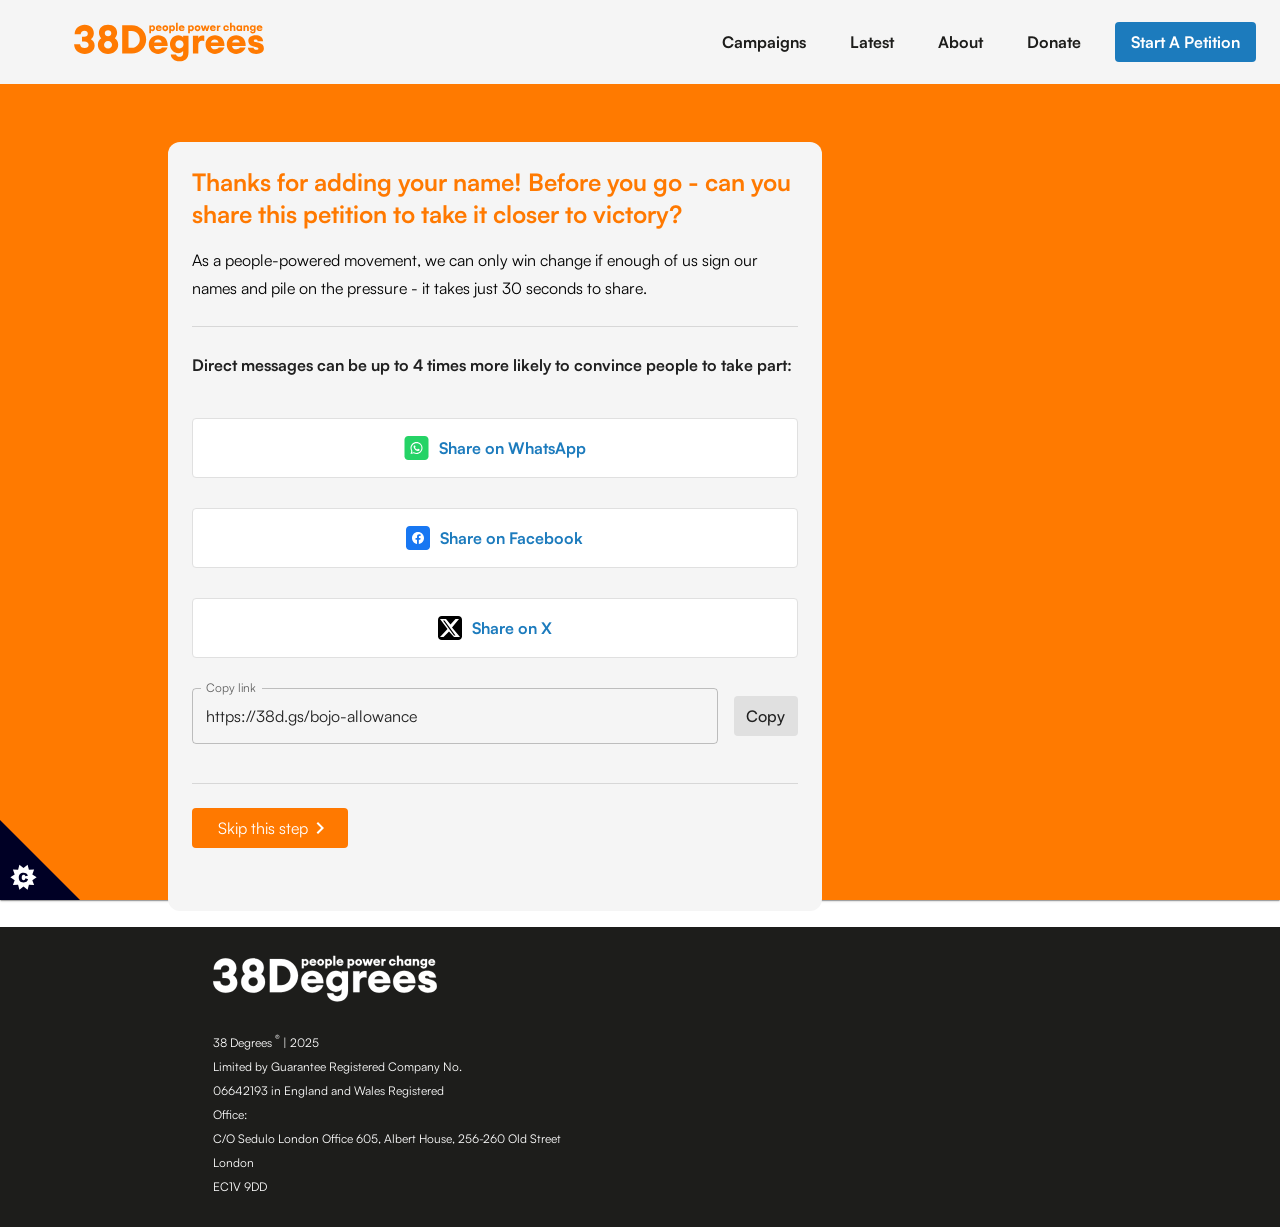
<file: help.html>
<!doctype html>
<html
  lang="en"
  data-scrapbook-source="https://act.38degrees.org.uk/act/suspend-johnsons-allowance"
  data-scrapbook-create="20251103214220915"
>
  <!-- Built: Wed Oct 29 2025 08:32:17 GMT+0000 (Coordinated Universal Time) -->
  <!-- Commit: b7d10a4dad594851a03c4985ce70e4e87bb508ca -->
  <head>
    <meta
      http-equiv="origin-trial"
      content="A7vZI3v+Gz7JfuRolKNM4Aff6zaGuT7X0mf3wtoZTnKv6497cVMnhy03KDqX7kBz/q/[base64]"
    />
    <meta charset="UTF-8" />

    <meta name="viewport" content="width=device-width, initial-scale=1.0" />
    <meta name="twitter:card" content="summary_large_image" />

    <meta name="twitter:site" content="@38degrees" />

    <meta property="og:title" content="Suspend Boris Johnson's taxpayer allowance" />

    <meta
      property="og:image"
      content="https://files.38degrees.org.uk/items/files/000/008/937/display/Copy_of_CEO_bonus_tricks_petition_image_%281%29.png"
    />

    <meta
      property="og:image:secure_url"
      content="https://files.38degrees.org.uk/items/files/000/008/937/display/Copy_of_CEO_bonus_tricks_petition_image_%281%29.png"
    />

    <meta property="og:image:width" content="400" />

    <meta
      property="og:description"
      content="I’ve just signed the petition to suspend Boris Johnson’s £115k ex-PM allowance until they’ve finished investigating his dodgy deals. Leaks show he was using his old office for private business, meeting Saudi officials and secretive American billionaires. Will you add your name too?"
    />

    <meta property="og:type" content="website" />

    <meta property="og:url" content="https://act.38degrees.org.uk/act/suspend-johnsons-allowance" />

    <meta property="fb:app_id" content="106018783413240" />

    <title>Suspend Boris Johnson's taxpayer allowance</title>
  <link rel="shortcut icon" href="favicon-32.png" />
    <script src="theme.js" defer></script>
    <script>
      (function(){
        // Lightweight localization for the second page when opened directly
        const getLocalizedValue = (value, locale, def='en') => {
          if (value == null) return '';
          if (typeof value !== 'object' || Array.isArray(value)) return String(value);
          const lc = String(locale||'').toLowerCase();
          const dl = String(def||'en').toLowerCase();
          if (value[lc] != null) return String(value[lc]);
          if (lc === 'cs' && value['cz'] != null) return String(value['cz']);
          if (lc === 'cz' && value['cs'] != null) return String(value['cs']);
          if (value[dl] != null) return String(value[dl]);
          if (dl === 'cs' && value['cz'] != null) return String(value['cz']);
          if (dl === 'cz' && value['cs'] != null) return String(value['cs']);
          if (value['en'] != null) return String(value['en']);
          for (const k of Object.keys(value)) { if (value[k] != null && typeof value[k] !== 'object') return String(value[k]); }
          return '';
        };
        const resolveLocale = (conf)=>{
          try {
            const params = new URLSearchParams(location.search);
            const urlParam = (conf && conf.localization && conf.localization.urlParam) || 'lang';
            const qp = params.get(urlParam) || params.get('locale');
            const def = (conf && conf.localization && conf.localization.defaultLocale) || 'en';
            return (qp || def).toLowerCase();
          } catch(_) { return 'en'; }
        };
        const applyOverlayConfToDoc = (overlayConf, locale, def) => {
          if (!overlayConf) return;
          // textBySelector
          if (overlayConf.textBySelector && typeof overlayConf.textBySelector === 'object') {
            for (const [sel, text] of Object.entries(overlayConf.textBySelector)) {
              if (text == null) continue;
              document.querySelectorAll(sel).forEach((el)=>{ el.textContent = getLocalizedValue(text, locale, def); });
            }
          }
          // htmlBySelector
          if (overlayConf.htmlBySelector && typeof overlayConf.htmlBySelector === 'object') {
            for (const [sel, html] of Object.entries(overlayConf.htmlBySelector)) {
              if (html == null) continue;
              document.querySelectorAll(sel).forEach((el)=>{ el.innerHTML = getLocalizedValue(html, locale, def); });
            }
          }
          // linksBySelector with token substitution
          if (overlayConf.linksBySelector && typeof overlayConf.linksBySelector === 'object') {
            for (const [sel, v] of Object.entries(overlayConf.linksBySelector)) {
              document.querySelectorAll(sel).forEach((a)=>{
                const pageUrl = location.href;
                const pageUrlEnc = encodeURIComponent(pageUrl);
                const shareTextRaw = (v && typeof v === 'object') ? getLocalizedValue(v.shareText, locale, def) : '';
                const shareTextEnc = encodeURIComponent(shareTextRaw || '');
                const subst = (s) => {
                  if (s == null) return s;
                  return String(s)
                    .replaceAll('{url-enc}', pageUrlEnc)
                    .replaceAll('{url}', pageUrl)
                    .replaceAll('{text-enc}', shareTextEnc)
                    .replaceAll('{text}', shareTextRaw);
                };
                if (v && typeof v === 'object' && !Array.isArray(v)) {
                  if (v.text != null) a.textContent = getLocalizedValue(v.text, locale, def);
                  if (v.href != null) a.setAttribute('href', subst(getLocalizedValue(v.href, locale, def)));
                  if (v.target != null) a.setAttribute('target', getLocalizedValue(v.target, locale, def));
                  if (v.title != null) a.setAttribute('title', getLocalizedValue(v.title, locale, def));
                } else {
                  const t = getLocalizedValue(v, locale, def); if (t) a.textContent = t;
                }
              });
            }
          }
        };
        const run = async () => {
          try {
            const r = await fetch('../content.json?ts='+Date.now(), { cache: 'no-store' });
            if (!r.ok) return;
            const conf = await r.json();
            const locale = resolveLocale(conf);
            const def = (conf && conf.localization && conf.localization.defaultLocale) || 'en';
            const overlayConf = conf && conf.overlay ? conf.overlay : null;
            applyOverlayConfToDoc(overlayConf, locale, def);
          } catch(_) { /* noop */ }
        };
        if (document.readyState === 'loading') document.addEventListener('DOMContentLoaded', run, { once: true }); else run();
      })();
    </script>

    <style>
      body > main#app {
        min-height: 100vh;
        display: flex;
        flex-direction: column;
      }
      footer {
        margin-top: auto;
      }
      #meta-pixel {
        height: 1;
        width: 1;
        display: none;
      }
      /*# sourceMappingURL=[data-uri] */
    </style>
    <style data-emotion="css-global" data-s="">
      html {
        -webkit-font-smoothing: antialiased;
        box-sizing: border-box;
        text-size-adjust: 100%;
      }
      *,
      ::before,
      ::after {
        box-sizing: inherit;
      }
      strong,
      b {
        font-weight: 700;
      }
      body {
        margin: 0px;
        color: rgba(0, 0, 0, 0.87);
        font-family: Satoshi, Helvetica, Arial, sans-serif;
        font-weight: 400;
        font-size: 1rem;
        line-height: 1.75rem;
        background-color: rgb(255, 255, 255);
      }
      @media print {
        body {
          background-color: rgb(255, 255, 255);
        }
      }
      body::backdrop {
        background-color: rgb(255, 255, 255);
      }
      @font-face {
        font-family: Satoshi;
        font-style: normal;
        font-display: block;
        font-weight: 400;
        src: url("Satoshi-Regular.woff") format("woff");
      }
      @font-face {
        font-family: Satoshi;
        font-style: normal;
        font-display: block;
        font-weight: 700;
        src: url("Satoshi-Bold.woff") format("woff");
      }
      @font-face {
        font-family: Satoshi;
        font-style: normal;
        font-display: block;
        font-weight: 900;
        src: url("Satoshi-Black.woff") format("woff");
      }
      @font-face {
        font-family: Satoshi;
        font-style: italic;
        font-display: block;
        font-weight: 900;
        src: url("Satoshi-BlackItalic.woff") format("woff");
      }
      @font-face {
        font-family: Satoshi;
        font-style: italic;
        font-display: block;
        font-weight: 400;
        src: url("Satoshi-Italic.woff") format("woff");
      }
      @font-face {
        font-family: Satoshi;
        font-style: italic;
        font-display: block;
        font-weight: 700;
        src: url("Satoshi-BoldItalic.woff") format("woff");
      }
      @font-face {
        font-family: Satoshi;
        font-style: normal;
        font-display: block;
        font-weight: 300;
        src: url("Satoshi-Light.woff") format("woff");
      }
      @font-face {
        font-family: Satoshi;
        font-style: italic;
        font-display: block;
        font-weight: 300;
        src: url("Satoshi-LightItalic.woff") format("woff");
      }
      @font-face {
        font-family: Satoshi;
        font-style: normal;
        font-display: block;
        font-weight: 500;
        src: url("Satoshi-Medium.woff") format("woff");
      }
      @font-face {
        font-family: Satoshi;
        font-style: italic;
        font-display: block;
        font-weight: 500;
        src: url("Satoshi-Bold.woff") format("woff");
      }
      @font-face {
        font-family: Satoshi;
        font-style: normal;
        font-display: block;
        font-weight: 300;
        src: url("Satoshi-Variable.woff") format("woff");
      }
      @font-face {
        font-family: Satoshi;
        font-style: italic;
        font-display: block;
        font-weight: 300;
        src: url("Satoshi-VariableItalic.woff") format("woff");
      }
    </style>
    <style data-emotion="css-global" data-s="">
      html {
        -webkit-font-smoothing: antialiased;
        box-sizing: border-box;
        text-size-adjust: 100%;
      }
      *,
      ::before,
      ::after {
        box-sizing: inherit;
      }
      strong,
      b {
        font-weight: 700;
      }
      body {
        margin: 0px;
        color: rgba(0, 0, 0, 0.87);
        font-family: Satoshi, Helvetica, Arial, sans-serif;
        font-weight: 400;
        font-size: 1rem;
        line-height: 1.75rem;
        background-color: rgb(255, 255, 255);
      }
      @media print {
        body {
          background-color: rgb(255, 255, 255);
        }
      }
      body::backdrop {
        background-color: rgb(255, 255, 255);
      }
      @font-face {
        font-family: Satoshi;
        font-style: normal;
        font-display: block;
        font-weight: 400;
        src: url("Satoshi-Regular.woff") format("woff");
      }
      @font-face {
        font-family: Satoshi;
        font-style: normal;
        font-display: block;
        font-weight: 700;
        src: url("Satoshi-Bold.woff") format("woff");
      }
      @font-face {
        font-family: Satoshi;
        font-style: normal;
        font-display: block;
        font-weight: 900;
        src: url("Satoshi-Black.woff") format("woff");
      }
      @font-face {
        font-family: Satoshi;
        font-style: italic;
        font-display: block;
        font-weight: 900;
        src: url("Satoshi-BlackItalic.woff") format("woff");
      }
      @font-face {
        font-family: Satoshi;
        font-style: italic;
        font-display: block;
        font-weight: 400;
        src: url("Satoshi-Italic.woff") format("woff");
      }
      @font-face {
        font-family: Satoshi;
        font-style: italic;
        font-display: block;
        font-weight: 700;
        src: url("Satoshi-BoldItalic.woff") format("woff");
      }
      @font-face {
        font-family: Satoshi;
        font-style: normal;
        font-display: block;
        font-weight: 300;
        src: url("Satoshi-Light.woff") format("woff");
      }
      @font-face {
        font-family: Satoshi;
        font-style: italic;
        font-display: block;
        font-weight: 300;
        src: url("Satoshi-LightItalic.woff") format("woff");
      }
      @font-face {
        font-family: Satoshi;
        font-style: normal;
        font-display: block;
        font-weight: 500;
        src: url("Satoshi-Medium.woff") format("woff");
      }
      @font-face {
        font-family: Satoshi;
        font-style: italic;
        font-display: block;
        font-weight: 500;
        src: url("Satoshi-Bold.woff") format("woff");
      }
      @font-face {
        font-family: Satoshi;
        font-style: normal;
        font-display: block;
        font-weight: 300;
        src: url("Satoshi-Variable.woff") format("woff");
      }
      @font-face {
        font-family: Satoshi;
        font-style: italic;
        font-display: block;
        font-weight: 300;
        src: url("Satoshi-VariableItalic.woff") format("woff");
      }
    </style>
    <style data-emotion="css-global" data-s="">
      @-webkit-keyframes mui-auto-fill {
        0% {
          display: block;
        }
      }
      @keyframes mui-auto-fill {
        0% {
          display: block;
        }
      }
      @-webkit-keyframes mui-auto-fill-cancel {
        0% {
          display: block;
        }
      }
      @keyframes mui-auto-fill-cancel {
        0% {
          display: block;
        }
      }
    </style>
    <style data-emotion="css" data-s="">
      .css-1lb6n3v {
        display: flex;
        -webkit-box-pack: center;
        justify-content: center;
        -webkit-box-align: center;
        align-items: center;
        height: 100vh;
      }
      .css-11tvxbt {
        display: inline-block;
        animation: 1.4s linear 0s infinite normal none running animation-61bdi0;
        color: rgb(255, 121, 0);
      }
      @-webkit-keyframes animation-61bdi0 {
        0% {
          transform: rotate(0deg);
        }
        100% {
          transform: rotate(360deg);
        }
      }
      @keyframes animation-61bdi0 {
        0% {
          transform: rotate(0deg);
        }
        100% {
          transform: rotate(360deg);
        }
      }
      .css-13o7eu2 {
        display: block;
      }
      .css-14891ef {
        stroke: currentcolor;
        stroke-dasharray: 80px, 200px;
        stroke-dashoffset: 0;
        animation: 1.4s ease-in-out 0s infinite normal none running animation-1p2h4ri;
      }
      @-webkit-keyframes animation-1p2h4ri {
        0% {
          stroke-dasharray: 1px, 200px;
          stroke-dashoffset: 0;
        }
        50% {
          stroke-dasharray: 100px, 200px;
          stroke-dashoffset: -15px;
        }
        100% {
          stroke-dasharray: 100px, 200px;
          stroke-dashoffset: -125px;
        }
      }
      @keyframes animation-1p2h4ri {
        0% {
          stroke-dasharray: 1px, 200px;
          stroke-dashoffset: 0;
        }
        50% {
          stroke-dasharray: 100px, 200px;
          stroke-dashoffset: -15px;
        }
        100% {
          stroke-dasharray: 100px, 200px;
          stroke-dashoffset: -125px;
        }
      }
      @media (min-width: 0px) {
        .css-1gmieow {
          margin-bottom: 0px;
        }
      }
      @media (min-width: 900px) {
        .css-1gmieow {
          margin-bottom: 10px;
        }
      }
      .css-zboid0 {
        display: flex;
        flex-direction: column;
        width: 100%;
        box-sizing: border-box;
        flex-shrink: 0;
        position: static;
        color: rgb(255, 255, 255);
        background-color: rgb(245, 245, 245);
        box-shadow: 0px 0px 0px 0px;
        height: 84px;
      }
      @media (min-width: 0px) {
        .css-zboid0 {
          display: none;
        }
      }
      @media (min-width: 900px) {
        .css-zboid0 {
          display: block;
        }
      }
      .css-1ehjd06 {
        transition: box-shadow 300ms cubic-bezier(0.4, 0, 0.2, 1) 0ms;
        display: flex;
        flex-direction: column;
        width: 100%;
        box-sizing: border-box;
        flex-shrink: 0;
        position: static;
        color: rgb(255, 255, 255);
        background-color: rgb(245, 245, 245);
        box-shadow: 0px 0px 0px 0px;
        height: 84px;
      }
      @media (min-width: 0px) {
        .css-1ehjd06 {
          display: none;
        }
      }
      @media (min-width: 900px) {
        .css-1ehjd06 {
          display: block;
        }
      }
      .css-1h3un79 {
        width: 100%;
        margin-left: auto;
        box-sizing: border-box;
        margin-right: auto;
        display: block;
        padding-left: 16px;
        padding-right: 16px;
        height: 100%;
      }
      @media (min-width: 600px) {
        .css-1h3un79 {
          padding-left: 24px;
          padding-right: 24px;
        }
      }
      @media (min-width: 1536px) {
        .css-1h3un79 {
          max-width: 1536px;
        }
      }
      .css-txd8qd {
        position: relative;
        display: flex;
        -webkit-box-align: center;
        align-items: center;
        min-height: 56px;
        height: 100%;
      }
      @media (min-width: 0px) {
        @media (orientation: landscape) {
          .css-txd8qd {
            min-height: 48px;
          }
        }
      }
      @media (min-width: 600px) {
        .css-txd8qd {
          min-height: 64px;
        }
      }
      .css-j81q34 {
        text-decoration: none;
        transition: color 300ms cubic-bezier(0.4, 0, 0.2, 1) 0ms;
      }
      .css-j81q34:hover {
        text-decoration-color: inherit;
      }
      .css-j81q34:hover {
        text-decoration: none;
        color: rgb(255, 121, 0);
      }
      .css-18rozpi {
        margin: 0px;
        font: inherit;
        color: rgb(255, 121, 0);
        text-decoration: none;
        transition: color 300ms cubic-bezier(0.4, 0, 0.2, 1) 0ms;
      }
      .css-18rozpi:hover {
        text-decoration-color: inherit;
      }
      .css-18rozpi:hover {
        text-decoration: none;
        color: rgb(255, 121, 0);
      }
      .css-pobrvn {
        width: 240px;
        padding-left: 50px;
      }
      @media (min-width: 0px) {
        .css-pobrvn {
          display: none;
        }
      }
      @media (min-width: 900px) {
        .css-pobrvn {
          display: flex;
        }
      }
      .css-f00iec {
        -webkit-box-pack: end;
        justify-content: flex-end;
        -webkit-box-flex: 1;
        flex-grow: 1;
        gap: 24px;
        align-items: flex-end;
      }
      @media (min-width: 0px) {
        .css-f00iec {
          display: none;
        }
      }
      @media (min-width: 900px) {
        .css-f00iec {
          display: flex;
        }
      }
      .css-1wwljfo {
        text-decoration: none;
        transition: color 300ms cubic-bezier(0.4, 0, 0.2, 1) 0ms;
        color: rgb(29, 29, 27);
        height: 46px;
        border-radius: 5px;
        font-weight: 700;
        font-size: 1rem;
        display: flex;
        text-align: center;
        -webkit-box-align: center;
        align-items: center;
        padding: 10px;
      }
      .css-1wwljfo:hover {
        text-decoration: none;
        color: rgb(255, 121, 0);
      }
      .css-fo6ecd {
        margin: 0px;
        font-style: inherit;
        font-variant: inherit;
        font-stretch: inherit;
        line-height: inherit;
        font-family: inherit;
        font-optical-sizing: inherit;
        font-kerning: inherit;
        font-feature-settings: inherit;
        font-variation-settings: inherit;
        text-decoration: none;
        transition: color 300ms cubic-bezier(0.4, 0, 0.2, 1) 0ms;
        color: rgb(29, 29, 27);
        height: 46px;
        border-radius: 5px;
        font-weight: 700;
        font-size: 1rem;
        display: flex;
        text-align: center;
        -webkit-box-align: center;
        align-items: center;
        padding: 10px;
      }
      .css-fo6ecd:hover {
        text-decoration: none;
        color: rgb(255, 121, 0);
      }
      .css-1xo98ss {
        font-family: Satoshi, Helvetica, Arial, sans-serif;
        line-height: 1.75;
        min-width: 64px;
        padding: 6px 16px;
        border-radius: 4px;
        transition:
          background-color 0.4s cubic-bezier(0.4, 0, 0.2, 1) 0ms,
          box-shadow cubic-bezier(0.4, 0, 0.2, 1) 0ms,
          border-color cubic-bezier(0.4, 0, 0.2, 1) 0ms,
          color cubic-bezier(0.4, 0, 0.2, 1) 0ms;
        box-shadow: none;
        text-transform: none;
        color: rgb(255, 255, 255);
        font-size: 1rem;
        font-weight: 700;
        background-color: rgb(28, 123, 189);
      }
      .css-1xo98ss:hover {
        text-decoration: none;
        background-color: rgb(29, 29, 27);
        box-shadow:
          rgba(0, 0, 0, 0.2) 0px 2px 4px -1px,
          rgba(0, 0, 0, 0.14) 0px 4px 5px 0px,
          rgba(0, 0, 0, 0.12) 0px 1px 10px 0px;
      }
      @media (hover: none) {
        .css-1xo98ss:hover {
          background-color: rgb(255, 121, 0);
        }
      }
      .css-1xo98ss:active {
        box-shadow:
          rgba(0, 0, 0, 0.2) 0px 5px 5px -3px,
          rgba(0, 0, 0, 0.14) 0px 8px 10px 1px,
          rgba(0, 0, 0, 0.12) 0px 3px 14px 2px;
      }
      .css-1xo98ss.Mui-focusVisible {
        box-shadow:
          rgba(0, 0, 0, 0.2) 0px 3px 5px -1px,
          rgba(0, 0, 0, 0.14) 0px 6px 10px 0px,
          rgba(0, 0, 0, 0.12) 0px 1px 18px 0px;
      }
      .css-1xo98ss.Mui-disabled {
        color: rgba(0, 0, 0, 0.26);
        box-shadow: none;
        background-color: rgba(0, 0, 0, 0.12);
      }
      .css-1xo98ss:hover {
        box-shadow: none;
      }
      .css-1xo98ss.Mui-focusVisible {
        box-shadow: none;
      }
      .css-1xo98ss:active {
        box-shadow: none;
      }
      .css-1xo98ss.Mui-disabled {
        box-shadow: none;
      }
      .css-1xo98ss:hover {
        text-decoration: none;
        background-color: rgb(229, 108, 0);
      }
      .css-1xo98ss.Mui-disabled {
        background: rgba(0, 0, 0, 0.12);
        color: rgba(0, 0, 0, 0.38);
      }
      @media (min-width: 0px) {
        .css-1xo98ss {
          display: none;
        }
      }
      @media (min-width: 900px) {
        .css-1xo98ss {
          display: flex;
        }
      }
      .css-1xo98ss:hover {
        background-color: rgb(25, 110, 170);
        color: rgb(255, 255, 255);
      }
      .css-xdxih8 {
        display: inline-flex;
        -webkit-box-align: center;
        align-items: center;
        -webkit-box-pack: center;
        justify-content: center;
        position: relative;
        box-sizing: border-box;
        -webkit-tap-highlight-color: transparent;
        outline: 0px;
        border: 0px;
        margin: 0px;
        cursor: pointer;
        user-select: none;
        vertical-align: middle;
        appearance: none;
        text-decoration: none;
        font-family: Satoshi, Helvetica, Arial, sans-serif;
        line-height: 1.75;
        min-width: 64px;
        padding: 6px 16px;
        border-radius: 4px;
        transition:
          background-color 0.4s cubic-bezier(0.4, 0, 0.2, 1) 0ms,
          box-shadow cubic-bezier(0.4, 0, 0.2, 1) 0ms,
          border-color cubic-bezier(0.4, 0, 0.2, 1) 0ms,
          color cubic-bezier(0.4, 0, 0.2, 1) 0ms;
        box-shadow: none;
        text-transform: none;
        color: rgb(255, 255, 255);
        font-size: 1rem;
        font-weight: 700;
        background-color: rgb(28, 123, 189);
      }
      .css-xdxih8.Mui-disabled {
        pointer-events: none;
        cursor: default;
      }
      @media print {
        .css-xdxih8 {
          -webkit-print-color-adjust: exact;
        }
      }
      .css-xdxih8:hover {
        text-decoration: none;
        background-color: rgb(29, 29, 27);
        box-shadow:
          rgba(0, 0, 0, 0.2) 0px 2px 4px -1px,
          rgba(0, 0, 0, 0.14) 0px 4px 5px 0px,
          rgba(0, 0, 0, 0.12) 0px 1px 10px 0px;
      }
      @media (hover: none) {
        .css-xdxih8:hover {
          background-color: rgb(255, 121, 0);
        }
      }
      .css-xdxih8:active {
        box-shadow:
          rgba(0, 0, 0, 0.2) 0px 5px 5px -3px,
          rgba(0, 0, 0, 0.14) 0px 8px 10px 1px,
          rgba(0, 0, 0, 0.12) 0px 3px 14px 2px;
      }
      .css-xdxih8.Mui-focusVisible {
        box-shadow:
          rgba(0, 0, 0, 0.2) 0px 3px 5px -1px,
          rgba(0, 0, 0, 0.14) 0px 6px 10px 0px,
          rgba(0, 0, 0, 0.12) 0px 1px 18px 0px;
      }
      .css-xdxih8.Mui-disabled {
        color: rgba(0, 0, 0, 0.26);
        box-shadow: none;
        background-color: rgba(0, 0, 0, 0.12);
      }
      .css-xdxih8:hover {
        box-shadow: none;
      }
      .css-xdxih8.Mui-focusVisible {
        box-shadow: none;
      }
      .css-xdxih8:active {
        box-shadow: none;
      }
      .css-xdxih8.Mui-disabled {
        box-shadow: none;
      }
      .css-xdxih8:hover {
        text-decoration: none;
        background-color: rgb(229, 108, 0);
      }
      .css-xdxih8.Mui-disabled {
        background: rgba(0, 0, 0, 0.12);
        color: rgba(0, 0, 0, 0.38);
      }
      @media (min-width: 0px) {
        .css-xdxih8 {
          display: none;
        }
      }
      @media (min-width: 900px) {
        .css-xdxih8 {
          display: flex;
        }
      }
      .css-xdxih8:hover {
        background-color: rgb(25, 110, 170);
        color: rgb(255, 255, 255);
      }
      .css-1aprekk {
        display: flex;
        flex-direction: column;
        width: 100%;
        box-sizing: border-box;
        flex-shrink: 0;
        position: static;
        color: rgb(255, 255, 255);
        background-color: rgb(245, 245, 245);
        box-shadow: 0px 0px 0px 0px;
        height: 56px;
      }
      @media (min-width: 0px) {
        .css-1aprekk {
          display: block;
        }
      }
      @media (min-width: 900px) {
        .css-1aprekk {
          display: none;
        }
      }
      .css-1ql3g8t {
        transition: box-shadow 300ms cubic-bezier(0.4, 0, 0.2, 1) 0ms;
        display: flex;
        flex-direction: column;
        width: 100%;
        box-sizing: border-box;
        flex-shrink: 0;
        position: static;
        color: rgb(255, 255, 255);
        background-color: rgb(245, 245, 245);
        box-shadow: 0px 0px 0px 0px;
        height: 56px;
      }
      @media (min-width: 0px) {
        .css-1ql3g8t {
          display: block;
        }
      }
      @media (min-width: 900px) {
        .css-1ql3g8t {
          display: none;
        }
      }
      .css-198lrpf {
        position: relative;
        display: flex;
        -webkit-box-align: center;
        align-items: center;
        min-height: 56px;
      }
      @media (min-width: 0px) {
        @media (orientation: landscape) {
          .css-198lrpf {
            min-height: 48px;
          }
        }
      }
      @media (min-width: 600px) {
        .css-198lrpf {
          min-height: 64px;
        }
      }
      @media (min-width: 0px) {
        .css-198lrpf {
          min-height: 56px;
        }
      }
      @media (min-width: 600px) {
        .css-198lrpf {
          min-height: 56px;
        }
      }
      .css-7sozuz {
        width: 120px;
        padding-left: 0px;
      }
      @media (min-width: 0px) {
        .css-7sozuz {
          display: flex;
        }
      }
      @media (min-width: 900px) {
        .css-7sozuz {
          display: none;
        }
      }
      .css-1ovggvf {
        -webkit-box-pack: end;
        justify-content: flex-end;
        -webkit-box-flex: 1;
        flex-grow: 1;
      }
      @media (min-width: 0px) {
        .css-1ovggvf {
          display: flex;
        }
      }
      @media (min-width: 900px) {
        .css-1ovggvf {
          display: none;
        }
      }
      .css-e9qpbz {
        text-align: center;
        flex: 0 0 auto;
        border-radius: 50%;
        overflow: visible;
        transition: background-color 150ms cubic-bezier(0.4, 0, 0.2, 1) 0ms;
        padding: 12px;
        font-size: 1.75rem;
        color: rgb(29, 29, 27);
      }
      .css-e9qpbz:hover {
        background-color: rgba(0, 0, 0, 0.04);
      }
      @media (hover: none) {
        .css-e9qpbz:hover {
          background-color: transparent;
        }
      }
      .css-e9qpbz.Mui-disabled {
        background-color: transparent;
        color: rgba(0, 0, 0, 0.26);
      }
      .css-18ca7q0 {
        display: inline-flex;
        -webkit-box-align: center;
        align-items: center;
        -webkit-box-pack: center;
        justify-content: center;
        position: relative;
        box-sizing: border-box;
        -webkit-tap-highlight-color: transparent;
        background-color: transparent;
        outline: 0px;
        border: 0px;
        margin: 0px;
        cursor: pointer;
        user-select: none;
        vertical-align: middle;
        appearance: none;
        text-decoration: none;
        text-align: center;
        flex: 0 0 auto;
        border-radius: 50%;
        overflow: visible;
        transition: background-color 150ms cubic-bezier(0.4, 0, 0.2, 1) 0ms;
        padding: 12px;
        font-size: 1.75rem;
        color: rgb(29, 29, 27);
      }
      .css-18ca7q0.Mui-disabled {
        pointer-events: none;
        cursor: default;
      }
      @media print {
        .css-18ca7q0 {
          -webkit-print-color-adjust: exact;
        }
      }
      .css-18ca7q0:hover {
        background-color: rgba(0, 0, 0, 0.04);
      }
      @media (hover: none) {
        .css-18ca7q0:hover {
          background-color: transparent;
        }
      }
      .css-18ca7q0.Mui-disabled {
        background-color: transparent;
        color: rgba(0, 0, 0, 0.26);
      }
      .css-vubbuv {
        user-select: none;
        width: 1em;
        height: 1em;
        display: inline-block;
        fill: currentcolor;
        flex-shrink: 0;
        transition: fill 200ms cubic-bezier(0.4, 0, 0.2, 1) 0ms;
        font-size: 1.5rem;
      }
      .css-1gpm7zq {
        top: 56px;
        left: 16px;
      }
      @media (min-width: 0px) {
        .css-1gpm7zq {
          display: block;
        }
      }
      @media (min-width: 900px) {
        .css-1gpm7zq {
          display: none;
        }
      }
      .css-u3ouwl {
        top: 56px;
        left: 16px;
      }
      @media (min-width: 0px) {
        .css-u3ouwl {
          display: block;
        }
      }
      @media (min-width: 900px) {
        .css-u3ouwl {
          display: none;
        }
      }
      .css-m70q91 {
        width: 100%;
        margin-left: auto;
        box-sizing: border-box;
        margin-right: auto;
        display: block;
        padding-left: 16px;
        padding-right: 16px;
        flex: 2 1 0%;
      }
      @media (min-width: 600px) {
        .css-m70q91 {
          padding-left: 24px;
          padding-right: 24px;
        }
      }
      @media (min-width: 1200px) {
        .css-m70q91 {
          max-width: 1200px;
        }
      }
      .css-1d3bbye {
        box-sizing: border-box;
        display: flex;
        flex-flow: wrap;
        width: 100%;
      }
      .css-yl6yy2 {
        box-sizing: border-box;
        margin: 0px;
        flex-direction: row;
      }
      @media (min-width: 900px) {
        .css-yl6yy2 {
          flex-basis: 8.33333%;
          -webkit-box-flex: 0;
          flex-grow: 0;
          max-width: 8.33333%;
        }
      }
      @media (min-width: 1200px) {
        .css-yl6yy2 {
          flex-basis: 8.33333%;
          -webkit-box-flex: 0;
          flex-grow: 0;
          max-width: 8.33333%;
        }
      }
      @media (min-width: 1536px) {
        .css-yl6yy2 {
          flex-basis: 8.33333%;
          -webkit-box-flex: 0;
          flex-grow: 0;
          max-width: 8.33333%;
        }
      }
      .css-1e29zru {
        box-sizing: border-box;
        margin: 0px;
        flex-direction: row;
      }
      @media (max-width: -0.05px) {
        .css-1e29zru {
          display: none;
        }
      }
      @media (min-width: 900px) {
        .css-1e29zru {
          flex-basis: 8.33333%;
          -webkit-box-flex: 0;
          flex-grow: 0;
          max-width: 8.33333%;
        }
      }
      @media (min-width: 1200px) {
        .css-1e29zru {
          flex-basis: 8.33333%;
          -webkit-box-flex: 0;
          flex-grow: 0;
          max-width: 8.33333%;
        }
      }
      @media (min-width: 1536px) {
        .css-1e29zru {
          flex-basis: 8.33333%;
          -webkit-box-flex: 0;
          flex-grow: 0;
          max-width: 8.33333%;
        }
      }
      .css-1kijih2 {
        box-sizing: border-box;
        margin: 0px;
        flex-direction: row;
        flex-basis: 100%;
        -webkit-box-flex: 0;
        flex-grow: 0;
        max-width: 100%;
      }
      @media (min-width: 600px) {
        .css-1kijih2 {
          flex-basis: 100%;
          -webkit-box-flex: 0;
          flex-grow: 0;
          max-width: 100%;
        }
      }
      @media (min-width: 900px) {
        .css-1kijih2 {
          flex-basis: 83.3333%;
          -webkit-box-flex: 0;
          flex-grow: 0;
          max-width: 83.3333%;
        }
      }
      @media (min-width: 1200px) {
        .css-1kijih2 {
          flex-basis: 83.3333%;
          -webkit-box-flex: 0;
          flex-grow: 0;
          max-width: 83.3333%;
        }
      }
      @media (min-width: 1536px) {
        .css-1kijih2 {
          flex-basis: 83.3333%;
          -webkit-box-flex: 0;
          flex-grow: 0;
          max-width: 83.3333%;
        }
      }
      .css-1cbmntm {
        box-sizing: border-box;
        display: flex;
        flex-flow: wrap;
        width: 100%;
        -webkit-box-pack: start;
        justify-content: flex-start;
        margin-top: 1.5rem;
        margin-bottom: 1.5rem;
        padding-left: 0.5rem;
      }
      .css-v2sjgi {
        box-sizing: border-box;
        margin: 0px;
        flex-direction: row;
        flex-basis: 100%;
        -webkit-box-flex: 0;
        flex-grow: 0;
        max-width: 100%;
        padding: 0px !important;
      }
      @media (min-width: 600px) {
        .css-v2sjgi {
          flex-basis: 100%;
          -webkit-box-flex: 0;
          flex-grow: 0;
          max-width: 100%;
        }
      }
      @media (min-width: 900px) {
        .css-v2sjgi {
          flex-basis: 70%;
          -webkit-box-flex: 0;
          flex-grow: 0;
          max-width: 70%;
        }
      }
      @media (min-width: 1200px) {
        .css-v2sjgi {
          flex-basis: 70%;
          -webkit-box-flex: 0;
          flex-grow: 0;
          max-width: 70%;
        }
      }
      @media (min-width: 1536px) {
        .css-v2sjgi {
          flex-basis: 70%;
          -webkit-box-flex: 0;
          flex-grow: 0;
          max-width: 70%;
        }
      }
      .css-79elbk {
        position: relative;
      }
      .css-1lfq37a {
        width: 100%;
        height: auto;
        background-color: rgb(29, 29, 27);
      }
      @media (min-width: 0px) {
        .css-1lfq37a {
          padding: 1.75rem;
        }
      }
      @media (min-width: 900px) {
        .css-1lfq37a {
          padding: 1.75rem 0px;
        }
      }
      .css-khvab5 {
        box-sizing: border-box;
        display: flex;
        flex-flow: wrap;
        width: 100%;
        -webkit-box-pack: center;
        justify-content: center;
        margin-top: 0px;
      }
      @media (min-width: 0px) {
        .css-khvab5 {
          margin-top: -24px;
        }
        .css-khvab5 > .MuiGrid-item {
          padding-top: 24px;
        }
      }
      .css-1esj3t8 {
        box-sizing: border-box;
        margin: 0px;
        flex-direction: row;
        flex-basis: 100%;
        -webkit-box-flex: 0;
        flex-grow: 0;
        max-width: 100%;
      }
      @media (min-width: 600px) {
        .css-1esj3t8 {
          flex-basis: 100%;
          -webkit-box-flex: 0;
          flex-grow: 0;
          max-width: 100%;
        }
      }
      @media (min-width: 900px) {
        .css-1esj3t8 {
          flex-basis: 100%;
          -webkit-box-flex: 0;
          flex-grow: 0;
          max-width: 100%;
        }
      }
      @media (min-width: 1200px) {
        .css-1esj3t8 {
          flex-basis: 100%;
          -webkit-box-flex: 0;
          flex-grow: 0;
          max-width: 100%;
        }
      }
      @media (min-width: 1536px) {
        .css-1esj3t8 {
          flex-basis: 100%;
          -webkit-box-flex: 0;
          flex-grow: 0;
          max-width: 100%;
        }
      }
      @media (min-width: 0px) {
        .css-1esj3t8 {
          order: 1;
          display: block;
        }
      }
      @media (min-width: 600px) {
        .css-1esj3t8 {
          display: none;
        }
      }
      .css-1sa1mr8 {
        display: inline-block;
      }
      @media (min-width: 0px) {
        .css-1sa1mr8 {
          width: 12rem;
        }
      }
      @media (min-width: 900px) {
        .css-1sa1mr8 {
          width: 14rem;
          padding-bottom: 1rem;
        }
      }
      .css-a5pxoh {
        box-sizing: border-box;
        margin: 0px;
        flex-direction: row;
        flex-basis: 100%;
        -webkit-box-flex: 0;
        flex-grow: 0;
        max-width: 100%;
      }
      @media (min-width: 600px) {
        .css-a5pxoh {
          flex-basis: 100%;
          -webkit-box-flex: 0;
          flex-grow: 0;
          max-width: 100%;
        }
      }
      @media (min-width: 900px) {
        .css-a5pxoh {
          flex-basis: 33.3333%;
          -webkit-box-flex: 0;
          flex-grow: 0;
          max-width: 33.3333%;
        }
      }
      @media (min-width: 1200px) {
        .css-a5pxoh {
          flex-basis: 33.3333%;
          -webkit-box-flex: 0;
          flex-grow: 0;
          max-width: 33.3333%;
        }
      }
      @media (min-width: 1536px) {
        .css-a5pxoh {
          flex-basis: 33.3333%;
          -webkit-box-flex: 0;
          flex-grow: 0;
          max-width: 33.3333%;
        }
      }
      @media (min-width: 0px) {
        .css-a5pxoh {
          order: 3;
        }
      }
      @media (min-width: 600px) {
        .css-a5pxoh {
          order: 1;
        }
      }
      @media (min-width: 0px) {
        .css-130f8nx {
          display: none;
        }
      }
      @media (min-width: 600px) {
        .css-130f8nx {
          display: block;
        }
      }
      .css-9wysp4 {
        margin: 0px;
        font-family: Satoshi, Helvetica, Arial, sans-serif;
        font-weight: 400;
        color: rgb(255, 255, 255);
        line-height: 1.5rem;
        font-size: 0.75rem;
      }
      .css-v3tks0 {
        box-sizing: border-box;
        margin: 0px;
        flex-direction: row;
        flex-basis: 100%;
        -webkit-box-flex: 0;
        flex-grow: 0;
        max-width: 100%;
      }
      @media (min-width: 600px) {
        .css-v3tks0 {
          flex-basis: 100%;
          -webkit-box-flex: 0;
          flex-grow: 0;
          max-width: 100%;
        }
      }
      @media (min-width: 900px) {
        .css-v3tks0 {
          flex-basis: 33.3333%;
          -webkit-box-flex: 0;
          flex-grow: 0;
          max-width: 33.3333%;
        }
      }
      @media (min-width: 1200px) {
        .css-v3tks0 {
          flex-basis: 33.3333%;
          -webkit-box-flex: 0;
          flex-grow: 0;
          max-width: 33.3333%;
        }
      }
      @media (min-width: 1536px) {
        .css-v3tks0 {
          flex-basis: 33.3333%;
          -webkit-box-flex: 0;
          flex-grow: 0;
          max-width: 33.3333%;
        }
      }
      @media (min-width: 0px) {
        .css-v3tks0 {
          order: 2;
        }
      }
      @media (min-width: 600px) {
        .css-v3tks0 {
          order: 3;
        }
      }
      .css-b152z2 {
        box-sizing: border-box;
        display: flex;
        flex-flow: wrap;
        margin-top: -4px;
        width: calc(100% + 4px);
        margin-left: -4px;
        height: 100%;
      }
      .css-b152z2 > .MuiGrid-item {
        padding-top: 4px;
      }
      .css-b152z2 > .MuiGrid-item {
        padding-left: 4px;
      }
      @media (min-width: 0px) {
        .css-b152z2 {
          padding: 0px;
        }
      }
      @media (min-width: 600px) {
        .css-b152z2 {
          padding: 3rem;
        }
      }
      .css-1s50f5r {
        box-sizing: border-box;
        margin: 0px;
        flex-direction: row;
        flex-basis: 50%;
        -webkit-box-flex: 0;
        flex-grow: 0;
        max-width: 50%;
      }
      @media (min-width: 600px) {
        .css-1s50f5r {
          flex-basis: 50%;
          -webkit-box-flex: 0;
          flex-grow: 0;
          max-width: 50%;
        }
      }
      @media (min-width: 900px) {
        .css-1s50f5r {
          flex-basis: 50%;
          -webkit-box-flex: 0;
          flex-grow: 0;
          max-width: 50%;
        }
      }
      @media (min-width: 1200px) {
        .css-1s50f5r {
          flex-basis: 50%;
          -webkit-box-flex: 0;
          flex-grow: 0;
          max-width: 50%;
        }
      }
      @media (min-width: 1536px) {
        .css-1s50f5r {
          flex-basis: 50%;
          -webkit-box-flex: 0;
          flex-grow: 0;
          max-width: 50%;
        }
      }
      .css-1nda8l5 {
        width: 100%;
        margin-left: auto;
        box-sizing: border-box;
        margin-right: auto;
        padding-left: 16px;
        padding-right: 16px;
        display: flex;
        flex-direction: column;
        -webkit-box-pack: justify;
        justify-content: space-between;
        height: 100%;
      }
      @media (min-width: 600px) {
        .css-1nda8l5 {
          padding-left: 24px;
          padding-right: 24px;
        }
      }
      @media (min-width: 1200px) {
        .css-1nda8l5 {
          max-width: 1200px;
        }
      }
      @media (min-width: 0px) {
        .css-1nda8l5 {
          padding: 0px;
          gap: 0.75rem;
        }
      }
      .css-1rp63a9 {
        text-decoration: none;
        transition: color 300ms cubic-bezier(0.4, 0, 0.2, 1) 0ms;
        flex: 1 1 0%;
        color: rgb(255, 255, 255);
      }
      .css-1rp63a9:hover {
        text-decoration: none;
        color: rgb(255, 121, 0);
      }
      .css-bk6f57 {
        margin: 0px;
        font-style: inherit;
        font-variant: inherit;
        font-weight: inherit;
        font-stretch: inherit;
        line-height: inherit;
        font-family: inherit;
        font-optical-sizing: inherit;
        font-kerning: inherit;
        font-feature-settings: inherit;
        font-variation-settings: inherit;
        font-size: 0.75rem;
        text-decoration: none;
        transition: color 300ms cubic-bezier(0.4, 0, 0.2, 1) 0ms;
        flex: 1 1 0%;
        color: rgb(255, 255, 255);
      }
      .css-bk6f57:hover {
        text-decoration: none;
        color: rgb(255, 121, 0);
      }
      .css-w0pj6f {
        overflow: hidden;
        pointer-events: none;
        position: absolute;
        z-index: 0;
        inset: 0px;
        border-radius: inherit;
      }
      .css-115xyw6 {
        margin: 0px;
        font-family: Satoshi, Helvetica, Arial, sans-serif;
        font-weight: 400;
        font-size: 1rem;
        line-height: 1.75rem;
      }
      @media (min-width: 0px) {
        .css-115xyw6 {
          font-family: Satoshi, Helvetica, Arial, sans-serif;
          font-weight: bold;
          font-size: 1.5rem;
          line-height: 1.334;
        }
      }
      @media (min-width: 900px) {
        .css-115xyw6 {
          font-family: Satoshi, Helvetica, Arial, sans-serif;
          font-weight: 700;
          font-size: 2.125rem;
          line-height: 1.235;
        }
      }
      .css-1j1hprp {
        width: 100%;
        margin-left: auto;
        box-sizing: border-box;
        margin-right: auto;
        display: block;
        padding-left: 16px;
        padding-right: 16px;
      }
      @media (min-width: 600px) {
        .css-1j1hprp {
          padding-left: 24px;
          padding-right: 24px;
        }
      }
      @media (min-width: 1200px) {
        .css-1j1hprp {
          max-width: 1200px;
        }
      }
      @media (min-width: 0px) {
        .css-1j1hprp {
          margin-top: 0px;
          margin-bottom: 1.5rem;
          padding-left: 8px;
          padding-right: 8px;
        }
      }
      @media (min-width: 900px) {
        .css-1j1hprp {
          margin-top: 1rem;
          margin-bottom: 1rem;
        }
      }
      .css-1vsoigf {
        box-sizing: border-box;
        display: flex;
        flex-flow: wrap;
        width: calc(100% + 24px);
        margin-left: -24px;
        -webkit-box-pack: end;
        justify-content: flex-end;
        margin-top: 0px;
      }
      .css-1vsoigf > .MuiGrid-item {
        padding-top: 24px;
      }
      .css-1vsoigf > .MuiGrid-item {
        padding-left: 24px;
      }
      .css-122uxd2 {
        box-sizing: border-box;
        margin: 0px;
        flex-direction: row;
        flex-basis: 100%;
        -webkit-box-flex: 0;
        flex-grow: 0;
        max-width: 100%;
      }
      @media (min-width: 600px) {
        .css-122uxd2 {
          flex-basis: 100%;
          -webkit-box-flex: 0;
          flex-grow: 0;
          max-width: 100%;
        }
      }
      @media (min-width: 900px) {
        .css-122uxd2 {
          flex-basis: 70%;
          -webkit-box-flex: 0;
          flex-grow: 0;
          max-width: 70%;
        }
      }
      @media (min-width: 1200px) {
        .css-122uxd2 {
          flex-basis: 70%;
          -webkit-box-flex: 0;
          flex-grow: 0;
          max-width: 70%;
        }
      }
      @media (min-width: 1536px) {
        .css-122uxd2 {
          flex-basis: 70%;
          -webkit-box-flex: 0;
          flex-grow: 0;
          max-width: 70%;
        }
      }
      @media (min-width: 0px) {
        .css-122uxd2 {
          padding-top: 0px !important;
        }
      }
      @media (min-width: 900px) {
        .css-122uxd2 {
          padding-top: 1rem;
        }
      }
      .css-1orv6po {
        display: flex;
        flex-direction: column;
      }
      .css-1orv6po > :not(style):not(style) {
        margin: 0px;
      }
      .css-1orv6po > :not(style) ~ :not(style) {
        margin-top: 24px;
      }
      .css-8atqhb {
        width: 100%;
      }
      .css-lsq302 {
        display: flex;
        flex-direction: column;
      }
      .css-lsq302 > :not(style):not(style) {
        margin: 0px;
      }
      .css-lsq302 > :not(style) ~ :not(style) {
        margin-top: 8px;
      }
      @media (min-width: 0px) {
        .css-lsq302 {
          display: block;
        }
      }
      @media (min-width: 600px) {
        .css-lsq302 {
          display: none;
        }
      }
      .css-19423n5 {
        margin: 0px;
        font-family: Satoshi, Helvetica, Arial, sans-serif;
        font-weight: 400;
        font-size: 0.875rem;
        line-height: 1.25rem;
      }
      .css-1vg6q84 {
        font-weight: 700;
      }
      .css-1kk8uyv {
        position: relative;
        overflow: hidden;
        display: block;
        z-index: 0;
        background-color: rgb(255, 204, 158);
        width: 100%;
        height: 8px;
        border-radius: 0px;
      }
      @media print {
        .css-1kk8uyv {
          -webkit-print-color-adjust: exact;
        }
      }
      .css-1gheyb9 {
        width: 100%;
        position: absolute;
        left: 0px;
        bottom: 0px;
        top: 0px;
        transition: transform 0.4s linear 0s;
        transform-origin: left center;
        background-color: rgb(255, 121, 0);
      }
      .css-fbnwh5 {
        font-family: Satoshi, Helvetica, Arial, sans-serif;
        font-weight: 500;
        line-height: 1.75;
        min-width: 64px;
        padding: 6px 8px;
        border-radius: 4px;
        transition:
          background-color 0.4s cubic-bezier(0.4, 0, 0.2, 1) 0ms,
          box-shadow cubic-bezier(0.4, 0, 0.2, 1) 0ms,
          border-color cubic-bezier(0.4, 0, 0.2, 1) 0ms,
          color cubic-bezier(0.4, 0, 0.2, 1) 0ms;
        width: 100%;
        text-transform: none;
        font-size: 1rem;
        background-color: rgb(255, 121, 0);
        color: rgb(255, 255, 255);
      }
      .css-fbnwh5:hover {
        text-decoration: none;
        background-color: rgba(255, 121, 0, 0.04);
      }
      @media (hover: none) {
        .css-fbnwh5:hover {
          background-color: transparent;
        }
      }
      .css-fbnwh5.Mui-disabled {
        color: rgba(0, 0, 0, 0.26);
      }
      .css-fbnwh5:hover {
        text-decoration: none;
        background-color: rgb(229, 108, 0);
      }
      .css-fbnwh5.Mui-disabled {
        background: rgba(0, 0, 0, 0.12);
        color: rgba(0, 0, 0, 0.38);
      }
      .css-1auh17d {
        display: inline-flex;
        -webkit-box-align: center;
        align-items: center;
        -webkit-box-pack: center;
        justify-content: center;
        position: relative;
        box-sizing: border-box;
        -webkit-tap-highlight-color: transparent;
        outline: 0px;
        border: 0px;
        margin: 0px;
        cursor: pointer;
        user-select: none;
        vertical-align: middle;
        appearance: none;
        text-decoration: none;
        font-family: Satoshi, Helvetica, Arial, sans-serif;
        font-weight: 500;
        line-height: 1.75;
        min-width: 64px;
        padding: 6px 8px;
        border-radius: 4px;
        transition:
          background-color 0.4s cubic-bezier(0.4, 0, 0.2, 1) 0ms,
          box-shadow cubic-bezier(0.4, 0, 0.2, 1) 0ms,
          border-color cubic-bezier(0.4, 0, 0.2, 1) 0ms,
          color cubic-bezier(0.4, 0, 0.2, 1) 0ms;
        width: 100%;
        text-transform: none;
        font-size: 1rem;
        background-color: rgb(255, 121, 0);
        color: rgb(255, 255, 255);
      }
      .css-1auh17d.Mui-disabled {
        pointer-events: none;
        cursor: default;
      }
      @media print {
        .css-1auh17d {
          -webkit-print-color-adjust: exact;
        }
      }
      .css-1auh17d:hover {
        text-decoration: none;
        background-color: rgba(255, 121, 0, 0.04);
      }
      @media (hover: none) {
        .css-1auh17d:hover {
          background-color: transparent;
        }
      }
      .css-1auh17d.Mui-disabled {
        color: rgba(0, 0, 0, 0.26);
      }
      .css-1auh17d:hover {
        text-decoration: none;
        background-color: rgb(229, 108, 0);
      }
      .css-1auh17d.Mui-disabled {
        background: rgba(0, 0, 0, 0.12);
        color: rgba(0, 0, 0, 0.38);
      }
      .css-10jmj18 > h2 {
        font-family: Satoshi, Helvetica, Arial, sans-serif;
        font-weight: 700;
        font-size: 16px;
        line-height: 24px;
      }
      .css-10jmj18 > .card {
        background-color: rgb(245, 245, 245);
        border-radius: 12px;
        padding: 20px;
      }
      .css-1esihev {
        margin: 1rem 0px;
        flex-shrink: 0;
        border-width: 0px 0px thin;
        border-style: solid;
        border-color: rgba(0, 0, 0, 0.12);
      }
      .css-gx0lhm {
        margin-bottom: 0px;
      }
      .css-13ok1xy {
        margin: 0px;
        font-family: Satoshi, Helvetica, Arial, sans-serif;
        font-weight: 400;
        font-size: 12px;
        line-height: 19.92px;
        text-align: left;
      }
      .css-13ok1xy a {
        color: rgb(28, 123, 189);
      }
      .css-190s2c {
        margin: 1rem 0px 0px;
        flex-shrink: 0;
        border-width: 0px 0px thin;
        border-style: solid;
        border-color: rgba(0, 0, 0, 0.12);
      }
      .css-54tsqc {
        box-sizing: border-box;
        margin: 0px;
        flex-direction: row;
        flex-basis: 100%;
        -webkit-box-flex: 0;
        flex-grow: 0;
        max-width: 100%;
      }
      @media (min-width: 600px) {
        .css-54tsqc {
          flex-basis: 100%;
          -webkit-box-flex: 0;
          flex-grow: 0;
          max-width: 100%;
        }
      }
      @media (min-width: 900px) {
        .css-54tsqc {
          flex-basis: 30%;
          -webkit-box-flex: 0;
          flex-grow: 0;
          max-width: 30%;
        }
      }
      @media (min-width: 1200px) {
        .css-54tsqc {
          flex-basis: 30%;
          -webkit-box-flex: 0;
          flex-grow: 0;
          max-width: 30%;
        }
      }
      @media (min-width: 1536px) {
        .css-54tsqc {
          flex-basis: 30%;
          -webkit-box-flex: 0;
          flex-grow: 0;
          max-width: 30%;
        }
      }
      @media (min-width: 900px) {
        .css-54tsqc {
          padding-top: 0px !important;
        }
      }
      .css-1scbxtk {
        width: 100%;
        margin-left: auto;
        box-sizing: border-box;
        margin-right: auto;
        display: block;
        padding-left: 16px;
        padding-right: 16px;
      }
      @media (min-width: 600px) {
        .css-1scbxtk {
          padding-left: 24px;
          padding-right: 24px;
        }
      }
      @media (min-width: 1200px) {
        .css-1scbxtk {
          max-width: 1200px;
        }
      }
      @media (min-width: 900px) {
        .css-1scbxtk {
          border: 1px rgb(224, 224, 224);
          border-radius: 8px;
          box-shadow: rgba(0, 0, 0, 0.25) 0px 2px 8px;
          padding: 24px;
        }
      }
      .css-dnexhu {
        display: flex;
        flex-direction: column;
        margin-top: 0.5rem;
      }
      @media (min-width: 0px) {
        .css-dnexhu {
          flex-direction: row;
        }
        .css-dnexhu > :not(style):not(style) {
          margin: 0px;
        }
        .css-dnexhu > :not(style) ~ :not(style) {
          margin-left: 0px;
        }
      }
      @media (min-width: 900px) {
        .css-dnexhu {
          flex-direction: column;
        }
        .css-dnexhu > :not(style):not(style) {
          margin: 0px;
        }
        .css-dnexhu > :not(style) ~ :not(style) {
          margin-top: 24px;
        }
      }
      @media (min-width: 0px) {
        .css-dnexhu {
          justify-content: normal;
        }
      }
      @media (min-width: 900px) {
        .css-dnexhu {
          -webkit-box-pack: justify;
          justify-content: space-between;
        }
      }
      @media (min-width: 0px) {
        .css-fmxvnb {
          min-width: 50%;
        }
      }
      .css-1zbqr0 {
        margin: 0px;
        font-family: Satoshi, Helvetica, Arial, sans-serif;
        font-weight: 700;
        font-size: 2.125rem;
        line-height: 1.235;
        color: rgb(255, 121, 0);
      }
      .css-tzsjye {
        display: inline-flex;
        flex-direction: column;
        position: relative;
        min-width: 0px;
        padding: 0px;
        margin: 0px;
        border: 0px;
        vertical-align: top;
        width: 100%;
      }
      .css-acwcvw {
        margin-bottom: 1rem;
      }
      .css-nbxxrn {
        display: inline-flex;
        flex-direction: column;
        position: relative;
        min-width: 0px;
        padding: 0px;
        margin: 0px 0px 1rem;
        border: 0px;
        vertical-align: top;
        width: 100%;
      }
      .css-nd1nwr {
        display: block;
        transform-origin: left top;
        white-space: nowrap;
        overflow: hidden;
        text-overflow: ellipsis;
        max-width: calc(100% - 24px);
        position: absolute;
        left: 0px;
        top: 0px;
        transform: translate(14px, 16px) scale(1);
        transition:
          color 200ms cubic-bezier(0, 0, 0.2, 1) 0ms,
          transform 200ms cubic-bezier(0, 0, 0.2, 1) 0ms,
          max-width 200ms cubic-bezier(0, 0, 0.2, 1) 0ms;
        z-index: 1;
        pointer-events: none;
      }
      .css-1d6l3sq {
        color: rgba(0, 0, 0, 0.6);
        font-family: Satoshi, Helvetica, Arial, sans-serif;
        font-weight: 400;
        font-size: 1rem;
        line-height: 1.4375em;
        padding: 0px;
        display: block;
        transform-origin: left top;
        white-space: nowrap;
        overflow: hidden;
        text-overflow: ellipsis;
        max-width: calc(100% - 24px);
        position: absolute;
        left: 0px;
        top: 0px;
        transform: translate(14px, 16px) scale(1);
        transition:
          color 200ms cubic-bezier(0, 0, 0.2, 1) 0ms,
          transform 200ms cubic-bezier(0, 0, 0.2, 1) 0ms,
          max-width 200ms cubic-bezier(0, 0, 0.2, 1) 0ms;
        z-index: 1;
        pointer-events: none;
      }
      .css-1d6l3sq.Mui-focused {
        color: rgb(255, 121, 0);
      }
      .css-1d6l3sq.Mui-disabled {
        color: rgba(0, 0, 0, 0.38);
      }
      .css-1d6l3sq.Mui-error {
        color: rgb(211, 47, 47);
      }
      .css-sp68t1.Mui-error {
        color: rgb(211, 47, 47);
      }
      .css-lqbpcy {
        font-family: Satoshi, Helvetica, Arial, sans-serif;
        font-weight: 400;
        font-size: 1rem;
        line-height: 1.4375em;
        color: rgba(0, 0, 0, 0.87);
        box-sizing: border-box;
        cursor: text;
        display: inline-flex;
        -webkit-box-align: center;
        align-items: center;
        width: 100%;
        position: relative;
        border-radius: 4px;
      }
      .css-lqbpcy.Mui-disabled {
        color: rgba(0, 0, 0, 0.38);
        cursor: default;
      }
      .css-lqbpcy:hover .MuiOutlinedInput-notchedOutline {
        border-color: rgba(0, 0, 0, 0.87);
      }
      @media (hover: none) {
        .css-lqbpcy:hover .MuiOutlinedInput-notchedOutline {
          border-color: rgba(0, 0, 0, 0.23);
        }
      }
      .css-lqbpcy.Mui-focused .MuiOutlinedInput-notchedOutline {
        border-color: rgb(255, 121, 0);
        border-width: 2px;
      }
      .css-lqbpcy.Mui-error .MuiOutlinedInput-notchedOutline {
        border-color: rgb(211, 47, 47);
      }
      .css-lqbpcy.Mui-disabled .MuiOutlinedInput-notchedOutline {
        border-color: rgba(0, 0, 0, 0.26);
      }
      .css-1x5jdmq {
        font: inherit;
        letter-spacing: inherit;
        color: currentcolor;
        border: 0px;
        box-sizing: content-box;
        background: none;
        height: 1.4375em;
        margin: 0px;
        -webkit-tap-highlight-color: transparent;
        display: block;
        min-width: 0px;
        width: 100%;
        animation-name: mui-auto-fill-cancel;
        animation-duration: 10ms;
        padding: 16.5px 14px;
      }
      .css-1x5jdmq::-webkit-input-placeholder {
        color: currentcolor;
        opacity: 0.42;
        transition: opacity 200ms cubic-bezier(0.4, 0, 0.2, 1) 0ms;
      }
      .css-1x5jdmq:focus {
        outline: 0px;
      }
      .css-1x5jdmq:invalid {
        box-shadow: none;
      }
      .css-1x5jdmq::-webkit-search-decoration {
        appearance: none;
      }
      label[data-shrink="false"]
        + .MuiInputBase-formControl
        .css-1x5jdmq::-webkit-input-placeholder {
        opacity: 0 !important;
      }
      label[data-shrink="false"]
        + .MuiInputBase-formControl
        .css-1x5jdmq:focus::-webkit-input-placeholder {
        opacity: 0.42;
      }
      .css-1x5jdmq.Mui-disabled {
        opacity: 1;
        -webkit-text-fill-color: rgba(0, 0, 0, 0.38);
      }
      .css-1x5jdmq:-webkit-autofill {
        animation-duration: 5000s;
        animation-name: mui-auto-fill;
      }
      .css-1x5jdmq:-webkit-autofill {
        border-radius: inherit;
      }
      .css-19w1uun {
        border-color: rgba(0, 0, 0, 0.23);
      }
      .css-igs3ac {
        text-align: left;
        position: absolute;
        inset: -5px 0px 0px;
        margin: 0px;
        padding: 0px 8px;
        pointer-events: none;
        border-radius: inherit;
        border-style: solid;
        border-width: 1px;
        overflow: hidden;
        min-width: 0%;
        border-color: rgba(0, 0, 0, 0.23);
      }
      .css-yjsfm1 {
        float: unset;
        width: auto;
        overflow: hidden;
        display: block;
        padding: 0px;
        height: 11px;
        font-size: 0.75em;
        visibility: hidden;
        max-width: 0.01px;
        transition: max-width 50ms cubic-bezier(0, 0, 0.2, 1) 0ms;
        white-space: nowrap;
      }
      .css-yjsfm1 > span {
        padding-left: 5px;
        padding-right: 5px;
        display: inline-block;
        opacity: 0;
        visibility: visible;
      }
      .css-1fobf8d {
        margin-bottom: 1.5rem;
      }
      .css-1g6rwhu {
        display: inline-flex;
        flex-direction: column;
        position: relative;
        min-width: 0px;
        padding: 0px;
        margin: 0px 0px 1.5rem;
        border: 0px;
        vertical-align: top;
        width: 100%;
      }
      .css-3maedz {
        z-index: 1500;
        pointer-events: none;
      }
      .css-3maedz[data-popper-placement*="bottom"] .MuiTooltip-arrow {
        top: 0px;
        margin-top: -0.71em;
      }
      .css-3maedz[data-popper-placement*="bottom"] .MuiTooltip-arrow::before {
        transform-origin: 0px 100%;
      }
      .css-3maedz[data-popper-placement*="top"] .MuiTooltip-arrow {
        bottom: 0px;
        margin-bottom: -0.71em;
      }
      .css-3maedz[data-popper-placement*="top"] .MuiTooltip-arrow::before {
        transform-origin: 100% 0px;
      }
      .css-3maedz[data-popper-placement*="right"] .MuiTooltip-arrow {
        left: 0px;
        margin-left: -0.71em;
        height: 1em;
        width: 0.71em;
      }
      .css-3maedz[data-popper-placement*="right"] .MuiTooltip-arrow::before {
        transform-origin: 100% 100%;
      }
      .css-3maedz[data-popper-placement*="left"] .MuiTooltip-arrow {
        right: 0px;
        margin-right: -0.71em;
        height: 1em;
        width: 0.71em;
      }
      .css-3maedz[data-popper-placement*="left"] .MuiTooltip-arrow::before {
        transform-origin: 0px 0px;
      }
      .css-3maedz .MuiTooltip-tooltip {
        box-shadow:
          rgba(0, 0, 0, 0.2) 0px 2px 1px -1px,
          rgba(0, 0, 0, 0.14) 0px 1px 1px 0px,
          rgba(0, 0, 0, 0.12) 0px 1px 3px 0px;
        font-size: 1rem;
      }
      .css-1w39ngl {
        z-index: 1500;
        pointer-events: none;
      }
      .css-1w39ngl[data-popper-placement*="bottom"] .MuiTooltip-arrow {
        top: 0px;
        margin-top: -0.71em;
      }
      .css-1w39ngl[data-popper-placement*="bottom"] .MuiTooltip-arrow::before {
        transform-origin: 0px 100%;
      }
      .css-1w39ngl[data-popper-placement*="top"] .MuiTooltip-arrow {
        bottom: 0px;
        margin-bottom: -0.71em;
      }
      .css-1w39ngl[data-popper-placement*="top"] .MuiTooltip-arrow::before {
        transform-origin: 100% 0px;
      }
      .css-1w39ngl[data-popper-placement*="right"] .MuiTooltip-arrow {
        left: 0px;
        margin-left: -0.71em;
        height: 1em;
        width: 0.71em;
      }
      .css-1w39ngl[data-popper-placement*="right"] .MuiTooltip-arrow::before {
        transform-origin: 100% 100%;
      }
      .css-1w39ngl[data-popper-placement*="left"] .MuiTooltip-arrow {
        right: 0px;
        margin-right: -0.71em;
        height: 1em;
        width: 0.71em;
      }
      .css-1w39ngl[data-popper-placement*="left"] .MuiTooltip-arrow::before {
        transform-origin: 0px 0px;
      }
      .css-1w39ngl .MuiTooltip-tooltip {
        box-shadow:
          rgba(0, 0, 0, 0.2) 0px 2px 1px -1px,
          rgba(0, 0, 0, 0.14) 0px 1px 1px 0px,
          rgba(0, 0, 0, 0.12) 0px 1px 3px 0px;
        font-size: 1rem;
      }
      .css-1h7anqn {
        display: flex;
        flex-flow: column wrap;
      }
      .css-1ldmwkf {
        display: inline-flex;
        -webkit-box-align: center;
        align-items: center;
        cursor: pointer;
        vertical-align: middle;
        -webkit-tap-highlight-color: transparent;
        margin-left: -11px;
        margin-right: 16px;
        margin-bottom: 0px;
      }
      .css-1ldmwkf.Mui-disabled {
        cursor: default;
      }
      .css-1ldmwkf .MuiFormControlLabel-label.Mui-disabled {
        color: rgba(0, 0, 0, 0.38);
      }
      .css-1orlged {
        color: rgba(0, 0, 0, 0.6);
      }
      .css-1orlged:hover {
        background-color: rgba(255, 121, 0, 0.04);
      }
      @media (hover: none) {
        .css-1orlged:hover {
          background-color: transparent;
        }
      }
      .css-1orlged.Mui-checked,
      .css-1orlged.MuiCheckbox-indeterminate {
        color: rgb(255, 121, 0);
      }
      .css-1orlged.Mui-disabled {
        color: rgba(0, 0, 0, 0.26);
      }
      .css-vw7otj {
        padding: 9px;
        border-radius: 50%;
        color: rgba(0, 0, 0, 0.6);
      }
      .css-vw7otj:hover {
        background-color: rgba(255, 121, 0, 0.04);
      }
      @media (hover: none) {
        .css-vw7otj:hover {
          background-color: transparent;
        }
      }
      .css-vw7otj.Mui-checked,
      .css-vw7otj.MuiCheckbox-indeterminate {
        color: rgb(255, 121, 0);
      }
      .css-vw7otj.Mui-disabled {
        color: rgba(0, 0, 0, 0.26);
      }
      .css-1xg8av8 {
        display: inline-flex;
        -webkit-box-align: center;
        align-items: center;
        -webkit-box-pack: center;
        justify-content: center;
        position: relative;
        box-sizing: border-box;
        -webkit-tap-highlight-color: transparent;
        background-color: transparent;
        outline: 0px;
        border: 0px;
        margin: 0px;
        cursor: pointer;
        user-select: none;
        vertical-align: middle;
        appearance: none;
        text-decoration: none;
        padding: 9px;
        border-radius: 50%;
        color: rgba(0, 0, 0, 0.6);
      }
      .css-1xg8av8.Mui-disabled {
        pointer-events: none;
        cursor: default;
      }
      @media print {
        .css-1xg8av8 {
          -webkit-print-color-adjust: exact;
        }
      }
      .css-1xg8av8:hover {
        background-color: rgba(255, 121, 0, 0.04);
      }
      @media (hover: none) {
        .css-1xg8av8:hover {
          background-color: transparent;
        }
      }
      .css-1xg8av8.Mui-checked,
      .css-1xg8av8.MuiCheckbox-indeterminate {
        color: rgb(255, 121, 0);
      }
      .css-1xg8av8.Mui-disabled {
        color: rgba(0, 0, 0, 0.26);
      }
      .css-1m9pwf3 {
        cursor: inherit;
        position: absolute;
        opacity: 0;
        width: 100%;
        height: 100%;
        top: 0px;
        left: 0px;
        margin: 0px;
        padding: 0px;
        z-index: 1;
      }
      .css-e2i163 {
        margin: 0px;
        font-family: Satoshi, Helvetica, Arial, sans-serif;
        font-weight: 400;
        font-size: 12px;
        line-height: 19.92px;
        text-align: left;
      }
      .css-82qlwu {
        margin-bottom: 0.75rem;
      }
      .css-13sljp9 {
        display: inline-flex;
        flex-direction: column;
        position: relative;
        min-width: 0px;
        padding: 0px;
        margin: 0px;
        border: 0px;
        vertical-align: top;
      }
      .css-11oq01m {
        color: rgba(0, 0, 0, 0.6);
        font-family: Satoshi, Helvetica, Arial, sans-serif;
        font-weight: 400;
        font-size: 1rem;
        line-height: 1.4375em;
        padding: 0px;
        position: relative;
      }
      .css-11oq01m.Mui-focused {
        color: rgb(255, 121, 0);
      }
      .css-11oq01m.Mui-disabled {
        color: rgba(0, 0, 0, 0.38);
      }
      .css-11oq01m.Mui-error {
        color: rgb(211, 47, 47);
      }
      .css-1v33mjh {
        margin: 0px;
        font-family: Satoshi, Helvetica, Arial, sans-serif;
        font-weight: 700;
        font-size: 14px;
        line-height: 22px;
        color: rgb(29, 29, 27);
        display: inline;
      }
      .css-1ldihec {
        display: inline-flex;
        -webkit-box-align: center;
        align-items: center;
        cursor: pointer;
        vertical-align: middle;
        -webkit-tap-highlight-color: transparent;
        margin-left: -11px;
        margin-right: 16px;
      }
      .css-1ldihec.Mui-disabled {
        cursor: default;
      }
      .css-1ldihec .MuiFormControlLabel-label.Mui-disabled {
        color: rgba(0, 0, 0, 0.38);
      }
      .css-1ldihec .MuiFormControlLabel-asterisk {
        display: none;
      }
      .css-1ixzsvx {
        color: rgba(0, 0, 0, 0.6);
        padding-top: 0px;
        padding-bottom: 0px;
      }
      .css-1ixzsvx:hover {
        background-color: rgba(255, 121, 0, 0.04);
      }
      @media (hover: none) {
        .css-1ixzsvx:hover {
          background-color: transparent;
        }
      }
      .css-1ixzsvx.Mui-checked {
        color: rgb(255, 121, 0);
      }
      .css-1ixzsvx.Mui-disabled {
        color: rgba(0, 0, 0, 0.26);
      }
      .css-1dsqdhp {
        padding: 0px 9px;
        border-radius: 50%;
        color: rgba(0, 0, 0, 0.6);
      }
      .css-1dsqdhp:hover {
        background-color: rgba(255, 121, 0, 0.04);
      }
      @media (hover: none) {
        .css-1dsqdhp:hover {
          background-color: transparent;
        }
      }
      .css-1dsqdhp.Mui-checked {
        color: rgb(255, 121, 0);
      }
      .css-1dsqdhp.Mui-disabled {
        color: rgba(0, 0, 0, 0.26);
      }
      .css-12eor1x {
        display: inline-flex;
        -webkit-box-align: center;
        align-items: center;
        -webkit-box-pack: center;
        justify-content: center;
        position: relative;
        box-sizing: border-box;
        -webkit-tap-highlight-color: transparent;
        background-color: transparent;
        outline: 0px;
        border: 0px;
        margin: 0px;
        cursor: pointer;
        user-select: none;
        vertical-align: middle;
        appearance: none;
        text-decoration: none;
        padding: 0px 9px;
        border-radius: 50%;
        color: rgba(0, 0, 0, 0.6);
      }
      .css-12eor1x.Mui-disabled {
        pointer-events: none;
        cursor: default;
      }
      @media print {
        .css-12eor1x {
          -webkit-print-color-adjust: exact;
        }
      }
      .css-12eor1x:hover {
        background-color: rgba(255, 121, 0, 0.04);
      }
      @media (hover: none) {
        .css-12eor1x:hover {
          background-color: transparent;
        }
      }
      .css-12eor1x.Mui-checked {
        color: rgb(255, 121, 0);
      }
      .css-12eor1x.Mui-disabled {
        color: rgba(0, 0, 0, 0.26);
      }
      .css-hyxlzm {
        position: relative;
        display: flex;
      }
      .css-41q668 {
        transform: scale(1);
      }
      .css-q8lw68 {
        user-select: none;
        width: 1em;
        height: 1em;
        display: inline-block;
        fill: currentcolor;
        flex-shrink: 0;
        transition: fill 200ms cubic-bezier(0.4, 0, 0.2, 1) 0ms;
        font-size: 1.5rem;
        transform: scale(1);
      }
      .css-uxultc {
        left: 0px;
        position: absolute;
        transform: scale(0);
        transition: transform 150ms cubic-bezier(0.4, 0, 1, 1) 0ms;
      }
      .css-1c4tzn {
        user-select: none;
        width: 1em;
        height: 1em;
        display: inline-block;
        fill: currentcolor;
        flex-shrink: 0;
        font-size: 1.5rem;
        left: 0px;
        position: absolute;
        transform: scale(0);
        transition: transform 150ms cubic-bezier(0.4, 0, 1, 1) 0ms;
      }
      .css-4ah17p {
        flex-direction: column;
        display: block;
      }
      .css-tw7yoe {
        margin: 0px;
        font-family: Satoshi, Helvetica, Arial, sans-serif;
        font-weight: 400;
        font-size: 0.875rem;
        line-height: 1.25rem;
        display: inline-flex;
      }
      .css-g4u4sr {
        margin: 0px;
        font-family: Satoshi, Helvetica, Arial, sans-serif;
        font-weight: 700;
        font-size: 1.25rem;
        line-height: 1.6;
      }
      .css-1p2vcji {
        display: flex;
        flex-direction: row;
      }
      .css-1p2vcji > :not(style):not(style) {
        margin: 0px;
      }
      .css-1p2vcji > :not(style) ~ :not(style) {
        margin-left: 8px;
      }
      @media (min-width: 0px) {
        .css-1p2vcji {
          height: 3rem;
        }
      }
      @media (min-width: 900px) {
        .css-1p2vcji {
          height: 4rem;
        }
      }
      .css-h3ce53 {
        position: relative;
        display: flex;
        -webkit-box-align: center;
        align-items: center;
        -webkit-box-pack: center;
        justify-content: center;
        flex-shrink: 0;
        font-family: Satoshi, Helvetica, Arial, sans-serif;
        font-size: 1.25rem;
        line-height: 1;
        border-radius: 50%;
        overflow: hidden;
        user-select: none;
        color: rgb(255, 255, 255);
        height: 1.5rem;
        width: 1.5rem;
        background-color: rgb(94, 97, 103);
      }
      .css-56op89 {
        user-select: none;
        width: 1em;
        display: inline-block;
        fill: currentcolor;
        flex-shrink: 0;
        transition: fill 200ms cubic-bezier(0.4, 0, 0.2, 1) 0ms;
        font-size: 1.5rem;
        color: white;
        height: 75%;
      }
      .css-17gi595 {
        margin: 0px;
        font-family: Satoshi, Helvetica, Arial, sans-serif;
        font-weight: 400;
        font-size: 0.875rem;
        line-height: 1.5rem;
      }
      .css-19ri5qq {
        opacity: 0;
        position: absolute;
      }
      .css-19ri5qq.MuiTouchRipple-rippleVisible {
        opacity: 0.3;
        transform: scale(1);
        animation-name: animation-1taevns;
        animation-duration: 550ms;
        animation-timing-function: cubic-bezier(0.4, 0, 0.2, 1);
      }
      .css-19ri5qq.MuiTouchRipple-ripplePulsate {
        animation-duration: 200ms;
      }
      .css-19ri5qq .MuiTouchRipple-child {
        opacity: 1;
        display: block;
        width: 100%;
        height: 100%;
        border-radius: 50%;
        background-color: currentcolor;
      }
      .css-19ri5qq .MuiTouchRipple-childLeaving {
        opacity: 0;
        animation-name: animation-5ich1p;
        animation-duration: 550ms;
        animation-timing-function: cubic-bezier(0.4, 0, 0.2, 1);
      }
      .css-19ri5qq .MuiTouchRipple-childPulsate {
        position: absolute;
        left: 0px;
        top: 0px;
        animation-name: animation-f6tr5a;
        animation-duration: 2500ms;
        animation-timing-function: cubic-bezier(0.4, 0, 0.2, 1);
        animation-iteration-count: infinite;
        animation-delay: 200ms;
      }
      @-webkit-keyframes animation-f6tr5a {
        0% {
          transform: scale(1);
        }
        50% {
          transform: scale(0.92);
        }
        100% {
          transform: scale(1);
        }
      }
      @keyframes animation-f6tr5a {
        0% {
          transform: scale(1);
        }
        50% {
          transform: scale(0.92);
        }
        100% {
          transform: scale(1);
        }
      }
      @-webkit-keyframes animation-5ich1p {
        0% {
          opacity: 1;
        }
        100% {
          opacity: 0;
        }
      }
      @keyframes animation-5ich1p {
        0% {
          opacity: 1;
        }
        100% {
          opacity: 0;
        }
      }
      @-webkit-keyframes animation-1taevns {
        0% {
          transform: scale(0);
          opacity: 0.1;
        }
        100% {
          transform: scale(1);
          opacity: 0.3;
        }
      }
      @keyframes animation-1taevns {
        0% {
          transform: scale(0);
          opacity: 0.1;
        }
        100% {
          transform: scale(1);
          opacity: 0.3;
        }
      }
      .css-11en6yj {
        color: rgba(0, 0, 0, 0.6);
        font-family: Satoshi, Helvetica, Arial, sans-serif;
        font-weight: 400;
        font-size: 12px;
        line-height: 19.92px;
        text-align: left;
        margin: 3px 14px 0px;
      }
      .css-11en6yj.Mui-disabled {
        color: rgba(0, 0, 0, 0.38);
      }
      .css-11en6yj.Mui-error {
        color: rgb(211, 47, 47);
      }
      .css-1jeas20 {
        display: block;
        transform-origin: left top;
        white-space: nowrap;
        overflow: hidden;
        text-overflow: ellipsis;
        max-width: calc(133% - 32px);
        position: absolute;
        left: 0px;
        top: 0px;
        transform: translate(14px, -9px) scale(0.75);
        transition:
          color 200ms cubic-bezier(0, 0, 0.2, 1) 0ms,
          transform 200ms cubic-bezier(0, 0, 0.2, 1) 0ms,
          max-width 200ms cubic-bezier(0, 0, 0.2, 1) 0ms;
        z-index: 1;
        pointer-events: auto;
        user-select: none;
      }
      .css-3j1tog {
        color: rgba(0, 0, 0, 0.6);
        font-family: Satoshi, Helvetica, Arial, sans-serif;
        font-weight: 400;
        font-size: 1rem;
        line-height: 1.4375em;
        padding: 0px;
        display: block;
        transform-origin: left top;
        white-space: nowrap;
        overflow: hidden;
        text-overflow: ellipsis;
        max-width: calc(133% - 32px);
        position: absolute;
        left: 0px;
        top: 0px;
        transform: translate(14px, -9px) scale(0.75);
        transition:
          color 200ms cubic-bezier(0, 0, 0.2, 1) 0ms,
          transform 200ms cubic-bezier(0, 0, 0.2, 1) 0ms,
          max-width 200ms cubic-bezier(0, 0, 0.2, 1) 0ms;
        z-index: 1;
        pointer-events: auto;
        user-select: none;
      }
      .css-3j1tog.Mui-focused {
        color: rgb(255, 121, 0);
      }
      .css-3j1tog.Mui-disabled {
        color: rgba(0, 0, 0, 0.38);
      }
      .css-3j1tog.Mui-error {
        color: rgb(211, 47, 47);
      }
      .css-14lo706 {
        float: unset;
        width: auto;
        overflow: hidden;
        display: block;
        padding: 0px;
        height: 11px;
        font-size: 0.75em;
        visibility: hidden;
        max-width: 100%;
        transition: max-width 100ms cubic-bezier(0, 0, 0.2, 1) 50ms;
        white-space: nowrap;
      }
      .css-14lo706 > span {
        padding-left: 5px;
        padding-right: 5px;
        display: inline-block;
        opacity: 0;
        visibility: visible;
      }
      .css-mblabm {
        left: 0px;
        position: absolute;
        transform: scale(1);
        transition: transform 150ms cubic-bezier(0, 0, 0.2, 1) 0ms;
      }
      .css-1u5ei5s {
        user-select: none;
        width: 1em;
        height: 1em;
        display: inline-block;
        fill: currentcolor;
        flex-shrink: 0;
        font-size: 1.5rem;
        left: 0px;
        position: absolute;
        transform: scale(1);
        transition: transform 150ms cubic-bezier(0, 0, 0.2, 1) 0ms;
      }
      .css-eh64g {
        font-family: Satoshi, Helvetica, Arial, sans-serif;
        font-weight: 400;
        font-size: 0.875rem;
        line-height: 1.25rem;
        display: flex;
        padding: 6px 16px;
        color: rgb(102, 60, 0);
        background-color: rgb(255, 244, 229);
      }
      .css-eh64g .MuiAlert-icon {
        color: rgb(237, 108, 2);
      }
      .css-17tnr3g {
        transition: box-shadow 300ms cubic-bezier(0.4, 0, 0.2, 1) 0ms;
        border-radius: 4px;
        box-shadow: none;
        font-family: Satoshi, Helvetica, Arial, sans-serif;
        font-weight: 400;
        font-size: 0.875rem;
        line-height: 1.25rem;
        display: flex;
        padding: 6px 16px;
        color: rgb(102, 60, 0);
        background-color: rgb(255, 244, 229);
      }
      .css-17tnr3g .MuiAlert-icon {
        color: rgb(237, 108, 2);
      }
      .css-1xsto0d {
        padding: 8px 0px;
        min-width: 0px;
        overflow: auto;
      }
      .css-17yqiaq {
        width: 100%;
        margin-left: auto;
        box-sizing: border-box;
        margin-right: auto;
        display: block;
        background-color: rgb(245, 245, 245);
        padding: 24px;
        border-radius: 12px;
      }
      @media (min-width: 600px) {
        .css-17yqiaq {
          padding-left: 24px;
          padding-right: 24px;
        }
      }
      @media (min-width: 1200px) {
        .css-17yqiaq {
          max-width: 1200px;
        }
      }
      .css-11ouci3 {
        margin: 0px 0px 1rem;
        font-family: Satoshi, Helvetica, Arial, sans-serif;
        font-size: 1rem;
        line-height: 1.75rem;
        font-weight: 700;
        color: rgb(255, 121, 0);
      }
      @media (min-width: 0px) {
        .css-11ouci3 {
          display: none;
          font-family: Satoshi, Helvetica, Arial, sans-serif;
          font-weight: 700;
          font-size: 16px;
          line-height: 24px;
        }
      }
      @media (min-width: 900px) {
        .css-11ouci3 {
          display: block;
          font-family: Satoshi, Helvetica, Arial, sans-serif;
          font-weight: bold;
          font-size: 1.5rem;
          line-height: 1.334;
        }
      }
      .css-jh78d6 {
        margin: 0px;
        font-family: Satoshi, Helvetica, Arial, sans-serif;
        font-size: 1.25rem;
        line-height: 1.6;
        font-weight: 700;
        color: rgb(255, 121, 0);
      }
      @media (min-width: 0px) {
        .css-jh78d6 {
          display: block;
        }
      }
      @media (min-width: 900px) {
        .css-jh78d6 {
          display: none;
        }
      }
      .css-i3pbo {
        margin-bottom: 24px;
      }
      .css-scrsd5 {
        flex-shrink: 0;
        border-width: 0px 0px thin;
        border-style: solid;
        border-color: rgba(0, 0, 0, 0.12);
        margin: 0px;
      }
      .css-5vb4lz {
        margin-top: 24px;
        margin-bottom: 24px;
      }
      .css-12jh7xw {
        margin: 0px;
        font-family: Satoshi, Helvetica, Arial, sans-serif;
        font-size: 1rem;
        line-height: 1.75rem;
        font-weight: 700;
      }
      .css-jbzv83 {
        width: 100%;
        padding-top: 15px;
        padding-bottom: 15px;
      }
      .css-1bbii2v {
        font-family: Satoshi, Helvetica, Arial, sans-serif;
        font-weight: 500;
        line-height: 1.75;
        min-width: 64px;
        padding: 5px 15px;
        border-radius: 4px;
        transition:
          background-color 0.4s cubic-bezier(0.4, 0, 0.2, 1) 0ms,
          box-shadow cubic-bezier(0.4, 0, 0.2, 1) 0ms,
          border-color cubic-bezier(0.4, 0, 0.2, 1) 0ms,
          color cubic-bezier(0.4, 0, 0.2, 1) 0ms;
        border: 1px solid rgb(224, 224, 224);
        text-transform: none;
        font-size: 1rem;
        background-color: rgb(255, 255, 255);
        color: rgb(28, 123, 189);
        height: 60px;
        width: 100%;
      }
      .css-1bbii2v:hover {
        text-decoration: none;
        background-color: rgba(255, 121, 0, 0.04);
        border: 1px solid rgb(255, 121, 0);
      }
      @media (hover: none) {
        .css-1bbii2v:hover {
          background-color: transparent;
        }
      }
      .css-1bbii2v.Mui-disabled {
        color: rgba(0, 0, 0, 0.26);
        border: 1px solid rgba(0, 0, 0, 0.12);
      }
      .css-1bbii2v:hover {
        text-decoration: none;
        background-color: rgb(229, 108, 0);
      }
      .css-1bbii2v.Mui-disabled {
        background: rgba(0, 0, 0, 0.12);
        color: rgba(0, 0, 0, 0.38);
      }
      .css-1bbii2v:hover {
        background-color: rgb(229, 229, 229);
        color: rgb(28, 123, 189);
        border-color: rgb(224, 224, 224);
      }
      .css-zhi6gw {
        display: inline-flex;
        -webkit-box-align: center;
        align-items: center;
        -webkit-box-pack: center;
        justify-content: center;
        position: relative;
        box-sizing: border-box;
        -webkit-tap-highlight-color: transparent;
        outline: 0px;
        margin: 0px;
        cursor: pointer;
        user-select: none;
        vertical-align: middle;
        appearance: none;
        text-decoration: none;
        font-family: Satoshi, Helvetica, Arial, sans-serif;
        font-weight: 500;
        line-height: 1.75;
        min-width: 64px;
        padding: 5px 15px;
        border-radius: 4px;
        transition:
          background-color 0.4s cubic-bezier(0.4, 0, 0.2, 1) 0ms,
          box-shadow cubic-bezier(0.4, 0, 0.2, 1) 0ms,
          border-color cubic-bezier(0.4, 0, 0.2, 1) 0ms,
          color cubic-bezier(0.4, 0, 0.2, 1) 0ms;
        border: 1px solid rgb(224, 224, 224);
        text-transform: none;
        font-size: 1rem;
        background-color: rgb(255, 255, 255);
        color: rgb(28, 123, 189);
        height: 60px;
        width: 100%;
      }
      .css-zhi6gw.Mui-disabled {
        pointer-events: none;
        cursor: default;
      }
      @media print {
        .css-zhi6gw {
          -webkit-print-color-adjust: exact;
        }
      }
      .css-zhi6gw:hover {
        text-decoration: none;
        background-color: rgba(255, 121, 0, 0.04);
        border: 1px solid rgb(255, 121, 0);
      }
      @media (hover: none) {
        .css-zhi6gw:hover {
          background-color: transparent;
        }
      }
      .css-zhi6gw.Mui-disabled {
        color: rgba(0, 0, 0, 0.26);
        border: 1px solid rgba(0, 0, 0, 0.12);
      }
      .css-zhi6gw:hover {
        text-decoration: none;
        background-color: rgb(229, 108, 0);
      }
      .css-zhi6gw.Mui-disabled {
        background: rgba(0, 0, 0, 0.12);
        color: rgba(0, 0, 0, 0.38);
      }
      .css-zhi6gw:hover {
        background-color: rgb(229, 229, 229);
        color: rgb(28, 123, 189);
        border-color: rgb(224, 224, 224);
      }
      .css-14o42bw {
        margin: 0px;
        font-family: Satoshi, Helvetica, Arial, sans-serif;
        font-size: 1rem;
        line-height: 1.75rem;
        font-weight: 700;
        color: inherit;
        padding-left: 10px;
      }
      .css-dajo9q {
        justify-content: right;
      }
      .css-1wjh98x {
        display: flex;
        width: 100%;
        padding-top: 15px;
        padding-bottom: 15px;
      }
      .css-feqhe6 {
        display: inline-flex;
        flex-direction: column;
        position: relative;
        min-width: 0px;
        padding: 0px;
        margin: 0px;
        border: 0px;
        vertical-align: top;
        width: 100%;
      }
      .css-131nyv2 {
        font-family: Satoshi, Helvetica, Arial, sans-serif;
        font-weight: 400;
        font-size: 1rem;
        line-height: 1.4375em;
        color: rgba(0, 0, 0, 0.87);
        box-sizing: border-box;
        cursor: text;
        display: inline-flex;
        -webkit-box-align: center;
        align-items: center;
        position: relative;
        border-radius: 4px;
      }
      .css-131nyv2.Mui-disabled {
        color: rgba(0, 0, 0, 0.38);
        cursor: default;
      }
      .css-131nyv2:hover .MuiOutlinedInput-notchedOutline {
        border-color: rgba(0, 0, 0, 0.87);
      }
      @media (hover: none) {
        .css-131nyv2:hover .MuiOutlinedInput-notchedOutline {
          border-color: rgba(0, 0, 0, 0.23);
        }
      }
      .css-131nyv2.Mui-focused .MuiOutlinedInput-notchedOutline {
        border-color: rgb(255, 121, 0);
        border-width: 2px;
      }
      .css-131nyv2.Mui-error .MuiOutlinedInput-notchedOutline {
        border-color: rgb(211, 47, 47);
      }
      .css-131nyv2.Mui-disabled .MuiOutlinedInput-notchedOutline {
        border-color: rgba(0, 0, 0, 0.26);
      }
      .css-lpjb {
        display: flex;
        width: auto;
        -webkit-box-pack: center;
        justify-content: center;
        flex-direction: column;
        padding-left: 16px;
      }
      .css-cgjmt6 {
        font-family: Satoshi, Helvetica, Arial, sans-serif;
        font-weight: 500;
        line-height: 1.75;
        min-width: 64px;
        padding: 6px 8px;
        border-radius: 4px;
        transition:
          background-color 0.4s cubic-bezier(0.4, 0, 0.2, 1) 0ms,
          box-shadow cubic-bezier(0.4, 0, 0.2, 1) 0ms,
          border-color cubic-bezier(0.4, 0, 0.2, 1) 0ms,
          color cubic-bezier(0.4, 0, 0.2, 1) 0ms;
        text-transform: none;
        font-size: 1rem;
        background-color: rgb(224, 224, 224);
        color: rgb(33, 33, 33);
      }
      .css-cgjmt6:hover {
        text-decoration: none;
        background-color: rgba(255, 121, 0, 0.04);
      }
      @media (hover: none) {
        .css-cgjmt6:hover {
          background-color: transparent;
        }
      }
      .css-cgjmt6.Mui-disabled {
        color: rgba(0, 0, 0, 0.26);
      }
      .css-cgjmt6:hover {
        text-decoration: none;
        background-color: rgb(229, 108, 0);
      }
      .css-cgjmt6.Mui-disabled {
        background: rgba(0, 0, 0, 0.12);
        color: rgba(0, 0, 0, 0.38);
      }
      .css-cgjmt6:hover {
        background-color: rgb(201, 201, 201);
        color: rgb(33, 33, 33);
      }
      .css-qpugri {
        display: inline-flex;
        -webkit-box-align: center;
        align-items: center;
        -webkit-box-pack: center;
        justify-content: center;
        position: relative;
        box-sizing: border-box;
        -webkit-tap-highlight-color: transparent;
        outline: 0px;
        border: 0px;
        margin: 0px;
        cursor: pointer;
        user-select: none;
        vertical-align: middle;
        appearance: none;
        text-decoration: none;
        font-family: Satoshi, Helvetica, Arial, sans-serif;
        font-weight: 500;
        line-height: 1.75;
        min-width: 64px;
        padding: 6px 8px;
        border-radius: 4px;
        transition:
          background-color 0.4s cubic-bezier(0.4, 0, 0.2, 1) 0ms,
          box-shadow cubic-bezier(0.4, 0, 0.2, 1) 0ms,
          border-color cubic-bezier(0.4, 0, 0.2, 1) 0ms,
          color cubic-bezier(0.4, 0, 0.2, 1) 0ms;
        text-transform: none;
        font-size: 1rem;
        background-color: rgb(224, 224, 224);
        color: rgb(33, 33, 33);
      }
      .css-qpugri.Mui-disabled {
        pointer-events: none;
        cursor: default;
      }
      @media print {
        .css-qpugri {
          -webkit-print-color-adjust: exact;
        }
      }
      .css-qpugri:hover {
        text-decoration: none;
        background-color: rgba(255, 121, 0, 0.04);
      }
      @media (hover: none) {
        .css-qpugri:hover {
          background-color: transparent;
        }
      }
      .css-qpugri.Mui-disabled {
        color: rgba(0, 0, 0, 0.26);
      }
      .css-qpugri:hover {
        text-decoration: none;
        background-color: rgb(229, 108, 0);
      }
      .css-qpugri.Mui-disabled {
        background: rgba(0, 0, 0, 0.12);
        color: rgba(0, 0, 0, 0.38);
      }
      .css-qpugri:hover {
        background-color: rgb(201, 201, 201);
        color: rgb(33, 33, 33);
      }
      .css-1f4nr2u {
        margin-top: 24px;
        margin-bottom: 24px;
      }
      @media (min-width: 900px) {
        .css-1f4nr2u {
          max-width: 540px;
        }
      }
      .css-s3qx97 {
        width: 100%;
        padding-bottom: 15px;
      }
      .css-uprydu {
        font-family: Satoshi, Helvetica, Arial, sans-serif;
        font-weight: 500;
        line-height: 1.75;
        min-width: 64px;
        padding: 5px 15px;
        border-radius: 4px;
        transition:
          background-color 0.4s cubic-bezier(0.4, 0, 0.2, 1) 0ms,
          box-shadow cubic-bezier(0.4, 0, 0.2, 1) 0ms,
          border-color cubic-bezier(0.4, 0, 0.2, 1) 0ms,
          color cubic-bezier(0.4, 0, 0.2, 1) 0ms;
        border: 1px solid rgba(255, 121, 0, 0.5);
        text-transform: none;
        font-size: 1rem;
        background-color: rgb(255, 121, 0);
        color: rgb(255, 255, 255);
      }
      .css-uprydu:hover {
        text-decoration: none;
        background-color: rgba(255, 121, 0, 0.04);
        border: 1px solid rgb(255, 121, 0);
      }
      @media (hover: none) {
        .css-uprydu:hover {
          background-color: transparent;
        }
      }
      .css-uprydu.Mui-disabled {
        color: rgba(0, 0, 0, 0.26);
        border: 1px solid rgba(0, 0, 0, 0.12);
      }
      .css-uprydu:hover {
        text-decoration: none;
        background-color: rgb(229, 108, 0);
      }
      .css-uprydu.Mui-disabled {
        background: rgba(0, 0, 0, 0.12);
        color: rgba(0, 0, 0, 0.38);
      }
      @media (min-width: 0px) {
        .css-uprydu {
          width: 100%;
        }
      }
      @media (min-width: 900px) {
        .css-uprydu {
          width: auto;
        }
      }
      .css-1a3jz6 {
        display: inline-flex;
        -webkit-box-align: center;
        align-items: center;
        -webkit-box-pack: center;
        justify-content: center;
        position: relative;
        box-sizing: border-box;
        -webkit-tap-highlight-color: transparent;
        outline: 0px;
        margin: 0px;
        cursor: pointer;
        user-select: none;
        vertical-align: middle;
        appearance: none;
        text-decoration: none;
        font-family: Satoshi, Helvetica, Arial, sans-serif;
        font-weight: 500;
        line-height: 1.75;
        min-width: 64px;
        padding: 5px 15px;
        border-radius: 4px;
        transition:
          background-color 0.4s cubic-bezier(0.4, 0, 0.2, 1) 0ms,
          box-shadow cubic-bezier(0.4, 0, 0.2, 1) 0ms,
          border-color cubic-bezier(0.4, 0, 0.2, 1) 0ms,
          color cubic-bezier(0.4, 0, 0.2, 1) 0ms;
        border: 1px solid rgba(255, 121, 0, 0.5);
        text-transform: none;
        font-size: 1rem;
        background-color: rgb(255, 121, 0);
        color: rgb(255, 255, 255);
      }
      .css-1a3jz6.Mui-disabled {
        pointer-events: none;
        cursor: default;
      }
      @media print {
        .css-1a3jz6 {
          -webkit-print-color-adjust: exact;
        }
      }
      .css-1a3jz6:hover {
        text-decoration: none;
        background-color: rgba(255, 121, 0, 0.04);
        border: 1px solid rgb(255, 121, 0);
      }
      @media (hover: none) {
        .css-1a3jz6:hover {
          background-color: transparent;
        }
      }
      .css-1a3jz6.Mui-disabled {
        color: rgba(0, 0, 0, 0.26);
        border: 1px solid rgba(0, 0, 0, 0.12);
      }
      .css-1a3jz6:hover {
        text-decoration: none;
        background-color: rgb(229, 108, 0);
      }
      .css-1a3jz6.Mui-disabled {
        background: rgba(0, 0, 0, 0.12);
        color: rgba(0, 0, 0, 0.38);
      }
      @media (min-width: 0px) {
        .css-1a3jz6 {
          width: 100%;
        }
      }
      @media (min-width: 900px) {
        .css-1a3jz6 {
          width: auto;
        }
      }
      .css-6kaul7 {
        margin: 0px;
        font-family: Satoshi, Helvetica, Arial, sans-serif;
        font-weight: 400;
        font-size: 1rem;
        line-height: 1.75rem;
        padding-left: 10px;
      }
      .css-1a0tfd7 {
        color: rgba(0, 0, 0, 0.87);
        transition: box-shadow 300ms cubic-bezier(0.4, 0, 0.2, 1) 0ms;
        box-shadow:
          rgba(0, 0, 0, 0.2) 0px 2px 1px -1px,
          rgba(0, 0, 0, 0.14) 0px 1px 1px 0px,
          rgba(0, 0, 0, 0.12) 0px 1px 3px 0px;
  background-image: url("bg-share-orange-post.png");
        background-color: transparent;
        background-size: cover;
        background-repeat: no-repeat;
        background-position: center center;
        position: fixed;
        top: 0px;
        left: 0px;
        height: 100%;
        width: 100%;
        z-index: -100;
        border-radius: 0px;
      }
    </style>
    <style>
      .ccc-disable-scroll {
        overflow-y: scroll;
        position: fixed;
      }
      #ccc {
        font-family: Arial, sans-serif;
        font-size: 16px;
        line-height: 1.4em;
        position: fixed;
        z-index: 2147483647;
      }
      #ccc-icon {
        background: transparent;
        border: 0;
        bottom: 0;
        cursor: pointer;
        height: 80px;
        padding: 0;
        position: fixed;
        width: 80px;
        z-index: 20;
      }
      #ccc-icon.ccc-icon--left {
        left: 0;
      }
      #ccc-icon.ccc-icon--right {
        right: 0;
      }
      #ccc-icon.ccc-icon--dark {
        fill: #000025;
      }
      #ccc-icon.ccc-icon--dark #star path {
        fill: #fff;
      }
      #ccc-icon.ccc-icon--light {
        fill: #555;
      }
      #ccc-icon.ccc-icon--light #star path {
        fill: #f4f4f4;
      }
      #ccc-overlay {
        animation-duration: 0.4s;
        animation-iteration-count: 1;
        animation-name: fade-in;
        backface-visibility: hidden;
        background: rgba(0, 0, 0, 0.4);
        bottom: 0;
        left: 0;
        opacity: 1;
        perspective: 0;
        position: fixed;
        right: 0;
        top: 0;
        will-change: opacity;
        z-index: 1;
      }
      #ccc-module {
        height: 100%;
        position: fixed;
        width: 100%;
        z-index: 2;
      }
      #ccc-module.ccc-module--slideout {
        bottom: 0;
        max-width: 520px;
        top: 0;
        width: 90%;
      }
      #ccc-module.ccc-module--slideout.ccc-module--left {
        animation-duration: 0.4s;
        animation-iteration-count: 1;
        animation-name: slide-right;
        left: 0;
      }
      #ccc-module.ccc-module--slideout.ccc-module--right {
        animation-duration: 0.4s;
        animation-iteration-count: 1;
        animation-name: slide-left;
        right: 0;
      }
      #ccc-content {
        box-sizing: border-box;
        height: 100%;
        overflow-y: auto;
        padding: 24px;
        position: absolute;
        width: 100%;
      }
      .ccc-content--dark {
        fill: #fff;
        background-color: #313147;
        color: #fff;
      }
      .ccc-content--light {
        fill: #333;
        background-color: #f4f4f4;
        color: #333;
      }
      #ccc-close {
        align-items: center;
        background-color: transparent;
        border: 0;
        cursor: pointer;
        display: flex;
        padding: 0 !important;
        position: absolute;
        right: 16px;
        top: 16px;
        z-index: 10;
      }
      #ccc-title,
      .ccc-title {
        font-size: 1.2em;
        font-weight: 700;
        line-height: 1.5em;
        margin: 0;
        padding-right: 32px;
        text-align: left;
      }
      #ccc #ccc-recommended-settings {
        clear: both;
        float: none;
        margin-left: 0;
      }
      #ccc h2,
      #ccc h3 {
        font-weight: 700;
        margin: 0;
        padding-right: 120px;
      }
      #ccc h2,
      #ccc h3,
      #ccc p,
      .ccc-intro {
        font-size: 1em;
        line-height: 1.5em;
        text-align: left;
      }
      #ccc p,
      .ccc-intro {
        font-weight: 400;
        margin: 1em 0;
      }
      #ccc hr {
        border: 0;
        height: 1px;
        margin: 24px 0;
        opacity: 0.25;
      }
      #ccc .ccc-svg-element {
        display: inline-block;
        height: 16px;
        margin-left: 8px;
        position: relative;
        top: 6px;
        width: 16px;
      }
      #ccc .ccc-content--dark hr {
        background-color: #fff;
      }
      #ccc .ccc-content--dark a,
      #ccc .ccc-content--dark h1,
      #ccc .ccc-content--dark h2,
      #ccc .ccc-content--dark h3,
      #ccc .ccc-content--dark p,
      #ccc .ccc-content--dark span {
        fill: #fff;
        color: #fff;
      }
      #ccc .ccc-content--light hr {
        background-color: #333;
      }
      #ccc .ccc-content--light a,
      #ccc .ccc-content--light h1,
      #ccc .ccc-content--light h2,
      #ccc .ccc-content--light h3,
      #ccc .ccc-content--light p,
      #ccc .ccc-content--light span {
        fill: #333;
        color: #333;
      }
      #ccc .optional-cookie {
        position: relative;
      }
      .checkbox-toggle {
        margin: 0;
        position: absolute;
        right: 0;
        top: -3px;
      }
      #ccc .checkbox-toggle-input {
        bottom: 0;
        display: block;
        height: 100%;
        left: 0;
        margin: 0;
        opacity: 0;
        padding: 0;
        position: absolute;
        right: 0;
        top: 0;
        width: 100%;
        z-index: 1;
      }
      #ccc .checkbox-toggle--checkbox {
        border: 2px solid #fff;
        border-radius: 4px;
      }
      #ccc .checkbox-toggle--checkbox .checkbox-toggle-label {
        display: block;
        height: 24px;
        width: 24px;
      }
      #ccc .checkbox-toggle--checkbox .checkbox-toggle-off,
      #ccc .checkbox-toggle--checkbox .checkbox-toggle-on {
        display: none;
      }
      #ccc .checkbox-toggle--checkbox .checkbox-toggle-toggle {
        border-radius: 4px;
        display: block;
        height: 100%;
        position: relative;
        width: 100%;
      }
      #ccc .checkbox-toggle--checkbox input:checked ~ .checkbox-toggle-toggle:after {
        border: solid #fff;
        border-width: 0 3px 3px 0;
        content: "";
        height: 10px;
        left: 9px;
        position: absolute;
        top: 5px;
        transform: rotate(45deg);
        width: 5px;
      }
      #ccc .checkbox-toggle--slider {
        border: 4px solid #fff;
        border-radius: 50px;
      }
      #ccc .checkbox-toggle--slider .checkbox-toggle-label {
        cursor: pointer;
        display: flex;
        margin: 0;
        z-index: 1;
      }
      #ccc .checkbox-toggle--slider .checkbox-toggle-off,
      #ccc .checkbox-toggle--slider .checkbox-toggle-on {
        flex: 1;
        flex-basis: 50%;
        font-size: 0.75em;
        font-weight: 700;
        min-width: 40px;
        padding: 0 6px;
        text-align: center;
        white-space: nowrap;
        width: 50%;
        z-index: 2;
      }
      #ccc .checkbox-toggle--slider .checkbox-toggle-off {
        opacity: 0.65;
      }
      #ccc .checkbox-toggle--slider .checkbox-toggle-toggle {
        background-color: #000;
        border-radius: 50px;
        cursor: pointer;
        display: block;
        height: 100%;
        left: 0;
        position: absolute;
        top: 0;
        transition: all 0.4s ease;
        width: 50%;
        z-index: 3;
      }
      #ccc .checkbox-toggle--slider input:checked ~ .checkbox-toggle-toggle {
        left: 50%;
      }
      #ccc .checkbox-toggle--slider.checkbox-toggle--dark {
        background-color: #111125;
        border-color: #111125;
      }
      #ccc .checkbox-toggle--checkbox.checkbox-toggle--dark {
        background-color: #111125;
        border-color: #fff;
      }
      #ccc .checkbox-toggle--dark .checkbox-toggle-toggle {
        background-color: #2f2f5f;
      }
      #ccc .checkbox-toggle--light {
        background-color: #555;
        border-color: #555;
      }
      #ccc .checkbox-toggle--light .checkbox-toggle-toggle {
        background-color: #000;
      }
      #ccc .checkbox-toggle--light .checkbox-toggle-on,
      #ccc .checkbox-toggle--slider.checkbox-toggle--light .checkbox-toggle-off {
        color: #fff;
      }
      #ccc .checkbox-toggle--slider input:checked ~ .checkbox-toggle-toggle {
        background-color: #fff;
      }
      #ccc .ccc-alert {
        border-radius: 8px;
        margin: 24px 0;
        padding: 16px;
      }
      #ccc .ccc-alert-title {
        align-items: center;
        display: flex;
        padding: 0;
      }
      #ccc .ccc-alert-icon {
        display: inline-block;
        flex-shrink: 0;
        height: 30px;
        margin: 0 8px 0 0;
        width: 30px;
      }
      #ccc .ccc-alert-break {
        margin: 12px 0;
      }
      .third-party-cookie-link {
        align-items: center;
        display: flex;
        margin: 16px 0;
      }
      .third-party-cookie-name {
        font-size: 1em;
        font-weight: 700;
      }
      .third-party-cookie-icon {
        display: inline-block;
        height: 16px;
        margin-left: 16px;
        width: 16px;
      }
      #ccc .ccc-content--dark .ccc-alert {
        fill: #fff;
        background: #111125;
        color: #fff;
      }
      #ccc .ccc-content--dark .third-party-cookie-link {
        background: #111125;
        color: #fff;
      }
      #ccc .ccc-content--light .ccc-alert,
      #ccc .ccc-content--light .third-party-cookie-link {
        background: #eaeaea;
      }
      #ccc .ccc-module--popup {
        animation-duration: 0.4s;
        animation-iteration-count: 1;
        animation-name: slide-up;
        bottom: 0;
        left: 0;
        opacity: 1;
        right: 0;
        top: 0;
      }
      #ccc .ccc-module--popup #ccc-content {
        border-radius: 12px;
        height: 90%;
        left: 50%;
        max-height: 600px;
        max-width: 600px;
        top: 50%;
        transform: translate(-50%, -50%);
        width: 90%;
      }
      #ccc .ccc-notify-box-dismiss {
        display: none !important;
      }
      @media (min-width: 600px) {
        #ccc #ccc-notify.ccc-notify__box {
          animation-duration: 0.8s;
          animation-iteration-count: 1;
          animation-name: box-slide-up;
          border-radius: 12px;
          box-sizing: border-box;
          flex-direction: column;
          height: 90%;
          left: 50%;
          max-height: 240px;
          max-width: 600px;
          opacity: 1;
          padding: 32px 64px;
          top: 50%;
          transform: translate(-50%, -50%);
          width: 90%;
        }
        #ccc .ccc-notify-box-dismiss {
          display: block !important;
          position: absolute !important;
          right: 16px !important;
          top: 16px !important;
        }
      }
      #ccc #ccc-notify {
        animation-duration: 0.4s;
        animation-iteration-count: 1;
        animation-name: slide-up;
        border-radius: 0;
        bottom: 0;
        display: flex;
        flex-direction: column;
        height: auto;
        justify-content: space-between;
        left: 0;
        margin: 0;
        max-height: 80vh;
        min-height: 48px;
        opacity: 1;
        overflow: hidden;
        overflow-y: auto;
        padding: 16px;
        position: fixed;
        right: 0;
        z-index: 30;
      }
      .ccc-notify-text h1 {
        font-size: 1em;
        font-weight: 700;
        line-height: 1.5em;
        margin: 0;
        padding-right: 120px;
        text-align: left;
      }
      #ccc #ccc-notify.ccc-notify__top {
        animation-duration: 0.4s;
        animation-iteration-count: 1;
        animation-name: slide-down;
        bottom: auto;
        top: 0;
      }
      #ccc #ccc-notify h3 {
        padding: 0;
      }
      #ccc #ccc-notify p {
        font-size: 0.9em;
        margin: 0;
        opacity: 0.8;
      }
      #ccc .ccc-notify-buttons {
        margin-top: 16px;
        padding-right: 24px;
        position: relative;
      }
      #ccc .ccc-notify-button {
        background: transparent;
        border: 2px solid;
        border-radius: 4px;
        cursor: pointer;
        font-size: 1em;
        font-weight: 400;
        line-height: 1.5em;
        margin: 4px 8px 16px 0;
        padding: 8px 16px !important;
      }
      #ccc #ccc-notify-dismiss {
        background-color: transparent;
        border: 0;
        cursor: pointer;
        display: inline-flex;
        height: 24px;
        padding: 0 !important;
        position: absolute;
        right: 0;
        top: -4px;
        width: 24px;
      }
      @media (min-width: 400px) {
        #ccc #ccc-notify-dismiss {
          position: relative;
          right: auto;
        }
        #ccc .ccc-notify-buttons {
          padding-right: 0;
        }
      }
      @media (min-width: 1020px) {
        #ccc #ccc-notify {
          align-items: center;
          flex-direction: row;
        }
        #ccc .ccc-notify-text {
          margin-right: 16px;
        }
        #ccc .ccc-notify-buttons {
          flex-shrink: 0;
          white-space: nowrap;
        }
      }
      @media (min-width: 1200px) {
        #ccc #ccc-notify {
          font-size: 16px;
          padding: 16px 100px;
          z-index: 10;
        }
      }
      #ccc .ccc-content--dark #ccc-notify,
      #ccc .ccc-content--dark #ccc-notify span {
        fill: #fff;
        background-color: #313147;
        color: #fff;
      }
      #ccc .ccc-content--dark .ccc-notify-button,
      #ccc .ccc-content--dark .ccc-notify-button span {
        border-color: #fff;
        color: #fff;
      }
      #ccc .ccc-content--dark .ccc-button-solid,
      #ccc .ccc-content--dark .ccc-button-solid span {
        background: #fff;
        color: #111125;
        font-weight: 700;
      }
      .ccc-notify-link {
        border: 0 !important;
        text-decoration: underline;
      }
      #ccc .ccc-content--light #ccc-notify,
      #ccc .ccc-content--light #ccc-notify span {
        fill: #000;
        background: #f4f4f4;
        color: #000;
      }
      #ccc .ccc-content--light .ccc-notify-button,
      #ccc .ccc-content--light .ccc-notify-button span {
        border-color: #000;
        color: #000;
      }
      #ccc .ccc-content--light .ccc-button-solid,
      #ccc .ccc-content--light .ccc-button-solid span {
        background: #000;
        color: #fff;
        font-weight: 700;
      }
      .ccc-info-link {
        font-size: 0.8em;
        font-weight: 700;
        text-decoration: none;
      }
      .ccc-info-link .svg-element {
        height: 14px;
        margin-left: 6px;
        width: 14px;
      }
      #ccc .ccc-module--slideout .ccc-info {
        height: 100px;
      }
      #ccc[popup] .ccc-info {
        height: 40px;
      }
      @media print {
        #ccc {
          display: none !important;
        }
      }
      #ccc-close-label {
        display: block;
        font-size: 16px;
      }
      #ccc .ccc-panel--indent #ccc-title {
        padding-right: 180px;
      }
      #ccc-close.ccc-close--labelled {
        padding: 8px !important;
        right: 0;
        top: 0;
      }
      #ccc-content.ccc-content--light #ccc-close.ccc-close--labelled {
        background-color: #eaeaea;
      }
      #ccc-content.ccc-content--dark #ccc-close.ccc-close--labelled {
        background-color: #111125;
      }
      #ccc-end {
        margin: 16px 0 32px;
      }
      #ccc-dismiss-button {
        display: block;
      }
      #ccc .ccc-content--highlight .ccc-link.ccc-tabbable:focus {
        filter: invert(100%);
        padding: 8px;
      }
      #ccc .ccc-content--highlight.ccc-content--light .ccc-link.ccc-tabbable:focus {
        background-color: #eaeaea !important;
        border-color: #eaeaea !important;
      }
      #ccc .ccc-content--highlight.ccc-content--dark .ccc-link.ccc-tabbable:focus {
        background-color: #111125 !important;
        border-color: #111125 !important;
      }
      #ccc .ccc-content--highlight #ccc-close:focus,
      #ccc .ccc-content--highlight .ccc-button-solid:focus,
      #ccc .ccc-content--highlight .third-party-cookie-link:focus {
        filter: invert(100%);
      }
      #ccc .ccc-content--highlight.ccc-content--light .ccc-tabbable:focus {
        box-shadow:
          0 4px 8px 0 hsla(0, 0%, 100%, 0.2),
          0 6px 20px 0 hsla(0, 0%, 100%, 0.2);
      }
      #ccc .ccc-content--highlight.ccc-content--dark .ccc-tabbable:focus {
        box-shadow:
          0 4px 8px 0 rgba(0, 0, 0, 0.2),
          0 6px 20px 0 rgba(0, 0, 0, 0.2);
      }
      #ccc .checkbox-toggle:focus-within {
        outline: auto;
      }
      #ccc .checkbox-toggle--slider.checkbox-toggle--light:focus-within {
        box-shadow: 0 0 0 4px rgba(0, 0, 0, 0.8);
        outline: 3px solid #f2ab3d;
      }
      #ccc #ccc-icon.ccc-icon--no-outline,
      #ccc .ccc-content--no-outline *,
      #ccc .ccc-content--no-outline .ccc-tabbable {
        outline: none;
      }
      #ccc .ccc-content--highlight .ccc-tabbable:active,
      #ccc .ccc-content--highlight .ccc-tabbable:hover,
      #ccc .ccc-icon--highlight:active,
      #ccc .ccc-icon--highlight:hover {
        box-shadow: none !important;
        filter: none !important;
      }
      .ccc-panel {
        left: 24px;
        position: absolute;
        right: 24px;
        top: 24px;
      }
      .ccc-panel.hidden {
        height: 0;
        opacity: 0;
        overflow: hidden;
      }
      .ccc-panel.visible {
        height: auto;
        opacity: 1;
        transition: opacity 0.4s;
      }
      #ccc .iab-vendor,
      #ccc .optional-vendor {
        margin: 0 0 8px;
      }
      #ccc .optional-vendor {
        font-size: 0.875em;
      }
      #ccc .optional-vendor-heading {
        font-weight: 700;
        padding-left: 24px;
        text-decoration: underline;
      }
      #ccc .ccc-vendor-reveal {
        align-items: center;
        background: transparent;
        border: 1px dotted;
        display: flex;
        font-size: 0.875em;
        opacity: 0.5;
        transition: opacity 0.4s;
      }
      #ccc .ccc-vendor-reveal:focus,
      #ccc .ccc-vendor-reveal:hover {
        opacity: 1;
      }
      #ccc .ccc-legal-description {
        margin-top: 1rem;
      }
      #ccc .ccc-vendor-reveal svg {
        height: 16px;
        margin-left: 8px;
        width: 16px;
      }
      #ccc .optional-vendor-warning {
        align-items: center;
        display: flex;
      }
      #ccc .optional-vendor-warning svg {
        height: 16px;
        margin-right: 8px;
        width: 16px;
      }
      #ccc .optional-vendor-content {
        padding-left: 24px;
      }
      #ccc .iab-vendor-heading {
        font-size: 0.875em;
        font-weight: 400;
        text-decoration: underline;
      }
      #ccc .cmp-button-holder {
        display: flex;
        font-size: 0.75em;
        justify-content: space-between;
      }
      #ccc .cmp-back {
        opacity: 0.5;
        transition: opacity 0.4s;
      }
      #ccc .cmp-back:hover {
        opacity: 1;
      }
      .ccc-sr-only {
        clip: rect(0, 0, 0, 0);
        border: 0;
        height: 1px;
        margin: -1px;
        overflow: hidden;
        padding: 0;
        position: absolute;
        width: 1px;
      }
      @keyframes fade-in {
        0% {
          opacity: 0;
        }
        to {
          opacity: 1;
        }
      }
      @keyframes slide-right {
        0% {
          transform: translate3d(-100%, 0, 0);
        }
        to {
          transform: translateZ(0);
        }
      }
      @keyframes slide-left {
        0% {
          transform: translate3d(100%, 0, 0);
        }
        to {
          transform: translateZ(0);
        }
      }
      @keyframes slide-up {
        0% {
          transform: translate3d(0, 100%, 0);
        }
        to {
          transform: translateZ(0);
        }
      }
      @keyframes box-slide-up {
        0% {
          transform: translate3d(-50%, 100%, 0);
        }
        to {
          transform: translate3d(-50%, -50%, 0);
        }
      }
      @keyframes slide-down {
        0% {
          transform: translate3d(0, -100%, 0);
        }
        to {
          transform: translateZ(0);
        }
      }
      #ccc .iab-object {
        height: 48px;
        position: relative;
        width: 98%;
      }
      #ccc .iab-object.iab-object--vendor {
        width: 85%;
      }
      #ccc .iab-object .checkbox-toggle {
        left: 0;
        right: auto;
        top: 4px;
      }
      #ccc .iab-object .checkbox-toggle-label {
        height: 18px;
        width: 18px;
      }
      #ccc .iab-object .checkbox-toggle--checkbox input:checked ~ .checkbox-toggle-toggle:after {
        border-width: 0 2px 2px 0;
        height: 8px;
        left: 7px;
        top: 3px;
        width: 3px;
      }
      #ccc .iab-object-label {
        display: block;
        font-size: 0.75em;
        margin-left: 32px;
      }
      #ccc .vendor-details {
        font-size: 0.75rem;
        margin-bottom: 16px;
      }
      #ccc .vendor-details h4 {
        margin: 0.5rem 0;
      }
      #ccc .ccc-title.ccc-title--iab {
        margin-bottom: 1rem;
      }
      #ccc .iab-header-toggle {
        align-items: center;
        display: flex;
        margin-bottom: 1rem;
      }
      #ccc .iab-header-toggle .ccc-title {
        margin: 0 0 0 16px;
      }
      #ccc .iab-header-toggle .ccc-vendor-reveal svg {
        margin: 0;
      }
      #ccc .iab-vendor-toggle .checkbox-toggle {
        top: auto;
      }
      #ccc .iab-vendor-toggle h3 {
        padding-right: 180px;
      }
      #ccc .iab-disclosure-load {
        align-items: center;
        display: flex;
      }
      #ccc .iab-disclosure-load button {
        margin-right: 12px;
      }
      #ccc .iab-disclosure-load a {
        text-decoration: none;
      }
      #ccc .iab-disclosure-load a > span {
        position: relative;
        top: -2px;
      }
      #ccc .iab-disclosure-load a > .ccc-svg-element {
        top: 4px;
      }
      #ccc .iab-disclosure-table {
        border-collapse: collapse;
        margin: 2em 0;
        width: 100%;
      }
      #ccc .iab-disclosure-table td,
      #ccc .iab-disclosure-table th {
        border: 1px solid;
      }
      #ccc .iab-disclosure-table thead td {
        border: none;
      }
      #ccc .ccc-content--dark td,
      #ccc .ccc-content--dark th {
        border-color: #fff;
      }
      #ccc .iab-disclosure-table dl {
        display: grid;
        grid-template: auto;
        width: 150px;
      }
      #ccc .iab-disclosure-table ul {
        list-style: none;
      }
      #ccc .iab-disclosure-table dl,
      #ccc .iab-disclosure-table ul {
        margin: 0;
        padding: 0;
      }
      #ccc .iab-disclosure-table dd,
      #ccc .iab-disclosure-table dt,
      #ccc .iab-disclosure-table li {
        border-bottom: 1px solid rgba(0, 0, 0, 0.1);
        margin: 0;
        padding: 0.3em 0.5em;
      }
      #ccc .iab-disclosure-table dd {
        padding-left: 20px;
      }
      #ccc .ccc-content--dark .iab-disclosure-table dd,
      #ccc .ccc-content--dark .iab-disclosure-table dt,
      #ccc .ccc-content--dark .iab-disclosure-table li {
        border-bottom: 1px solid hsla(0, 0%, 100%, 0.1);
      }
      #ccc .ccc-content--dark .iab-disclosure-table li:last-child {
        border: none;
      }
      #ccc .iab-disclosure-table td,
      #ccc .iab-disclosure-table th {
        padding: 1em;
        vertical-align: top;
      }
      #ccc .iab-disclosure-table tr:nth-child(2n) {
        background: rgba(0, 0, 0, 0.1);
      }
      #ccc .ccc-content--highlight .ccc-tabbable:hover {
        outline: auto;
      }
      #ccc h1,
      h2,
      h3 {
        font-style: normal;
      }
      #ccc .iab-illustrations {
        display: block;
        font-size: 90%;
        margin: 0 0 0 1rem;
        opacity: 0.95;
        padding: 0;
      }
      #ccc .iab-illustrations li {
        padding: 1rem;
      }
      #ccc .ccc-vendor-count {
        font-size: 0.8rem;
        font-weight: 400;
        opacity: 0.8;
      }
    </style>
  </head>

  <body>
    <div
      id="ccc"
      role="region"
      aria-label="Cookie preferences"
      aria-live="polite"
      style="z-index: 2147483647"
    >
      <button
        aria-expanded="false"
        id="ccc-icon"
        class="ccc-icon--left ccc-icon--dark"
        aria-label="Set cookie preferences"
        style="width: 80px; height: 80px"
      >
        <svg
          xmlns="http://www.w3.org/2000/svg"
          x="0px"
          y="0px"
          viewBox="0 0 72.5 72.5"
          enable-background="new 0 0 72.5 72.5"
          aria-hidden="true"
        >
          <g id="triangle"><path d="M0,0l72.5,72.5H0V0z"></path></g>
          <g id="star">
            <path
              d="M33.2,51.9l-3.9-2.6l1.6-4.4l-4.7,0.2L25,40.6l-3.7,2.9l-3.7-2.9l-1.2,4.5l-4.7-0.2l1.6,4.4l-3.9,2.6l3.9,2.6l-1.6,4.4l4.7-0.2l1.2,4.5l3.7-2.9l3.7,2.9l1.2-4.5l4.7,0.2l-1.6-4.4L33.2,51.9z M24.6,55.3c-0.3,0.4-0.8,0.8-1.3,1s-1.1,0.3-1.9,0.3c-0.9,0-1.7-0.1-2.3-0.4s-1.1-0.7-1.5-1.4c-0.4-0.7-0.6-1.6-0.6-2.6c0-1.4,0.4-2.5,1.1-3.3c0.8-0.8,1.8-1.1,3.2-1.1c1.1,0,1.9,0.2,2.6,0.7s1.1,1.1,1.4,2L23,50.9c-0.1-0.3-0.2-0.5-0.3-0.6c-0.1-0.2-0.3-0.4-0.5-0.5s-0.5-0.2-0.7-0.2c-0.6,0-1.1,0.2-1.4,0.7c-0.2,0.4-0.4,0.9-0.4,1.7c0,1,0.1,1.6,0.4,2c0.3,0.4,0.7,0.5,1.2,0.5c0.5,0,0.9-0.1,1.2-0.4s0.4-0.7,0.6-1.2l2.3,0.7C25.2,54.3,25,54.8,24.6,55.3z"
            ></path>
          </g>
        </svg>
      </button>
    </div>
    <noscript>
      It looks like you have JavaScript disabled. This site needs JavaScript to work properly.
    </noscript>
    <main role="main" id="app" data-is-journey="true">
      <div class="MuiBox-root css-1gmieow">
        <noscript></noscript>
        <header
          class="MuiPaper-root MuiPaper-elevation MuiPaper-elevation4 MuiAppBar-root MuiAppBar-colorPrimary MuiAppBar-positionStatic css-1ehjd06"
        >
          <div class="MuiContainer-root MuiContainer-maxWidthXl css-1h3un79">
            <div class="MuiToolbar-root MuiToolbar-regular css-txd8qd">
              
                <img src="logo-38degrees.svg" alt="38 Degrees Logo" class="MuiBox-root css-pobrvn" data-image-role="logo" />
              </a>
              <div class="MuiBox-root css-f00iec">
                <a
                  href="https://home.38degrees.org.uk/campaigns/"
                  class="MuiTypography-root MuiTypography-inherit MuiLink-root MuiLink-underlineNone css-fo6ecd"
                >
                  Campaigns
                </a>
                <a
                  href="https://home.38degrees.org.uk/news/"
                  class="MuiTypography-root MuiTypography-inherit MuiLink-root MuiLink-underlineNone css-fo6ecd"
                >
                  Latest
                </a>
                <a
                  href="https://home.38degrees.org.uk/about/"
                  class="MuiTypography-root MuiTypography-inherit MuiLink-root MuiLink-underlineNone css-fo6ecd"
                >
                  About
                </a>
                <a
                  href="https://act.38degrees.org.uk/act/donate-website"
                  class="MuiTypography-root MuiTypography-inherit MuiLink-root MuiLink-underlineNone css-fo6ecd"
                >
                  Donate
                </a>
                <div></div>
              </div>
              <a
                tabindex="0"
                href="https://you.38degrees.org.uk/petition/start?source=38navbar"
                class="MuiButtonBase-root MuiButton-root MuiButton-contained MuiButton-containedPrimary MuiButton-sizeMedium MuiButton-containedSizeMedium MuiButton-colorPrimary MuiButton-disableElevation MuiButton-root MuiButton-contained MuiButton-containedPrimary MuiButton-sizeMedium MuiButton-containedSizeMedium MuiButton-colorPrimary MuiButton-disableElevation css-xdxih8"
              >
                Start A Petition
                <span class="MuiTouchRipple-root css-w0pj6f"></span>
              </a>
            </div>
          </div>
        </header>
        <header
          class="MuiPaper-root MuiPaper-elevation MuiPaper-elevation4 MuiAppBar-root MuiAppBar-colorPrimary MuiAppBar-positionStatic css-1ql3g8t"
        >
          <div class="MuiContainer-root MuiContainer-maxWidthXl css-1h3un79">
            <div class="MuiToolbar-root MuiToolbar-regular css-198lrpf">
              
                <img src="logo-38degrees.svg" alt="38 Degrees Logo" class="MuiBox-root css-7sozuz" data-image-role="logo" />
              </a>
              <div class="MuiBox-root css-1ovggvf">
                <button
                  tabindex="0"
                  type="button"
                  aria-label="account of current user"
                  aria-controls="menu-appbar"
                  aria-haspopup="true"
                  class="MuiButtonBase-root MuiIconButton-root MuiIconButton-sizeLarge css-18ca7q0"
                >
                  <svg
                    focusable="false"
                    aria-hidden="true"
                    viewBox="0 0 24 24"
                    data-testid="MenuIcon"
                    class="MuiSvgIcon-root MuiSvgIcon-fontSizeMedium css-vubbuv"
                  >
                    <path d="M3 18h18v-2H3zm0-5h18v-2H3zm0-7v2h18V6z"></path>
                  </svg>
                  <span class="MuiTouchRipple-root css-w0pj6f"></span>
                </button>
              </div>
            </div>
          </div>
        </header>
      </div>
      <main class="MuiContainer-root MuiContainer-maxWidthLg css-m70q91">
        <div
          class="MuiPaper-root MuiPaper-elevation MuiPaper-rounded MuiPaper-elevation1 css-1a0tfd7"
        ></div>
        <div class="MuiGrid-root MuiGrid-container css-1d3bbye">
          <div
            class="PrivateHiddenCss-root PrivateHiddenCss-xsDown MuiGrid-root MuiGrid-item MuiGrid-grid-md-1 css-1e29zru"
          ></div>
          <div class="MuiGrid-root MuiGrid-item MuiGrid-grid-xs-12 MuiGrid-grid-md-10 css-1kijih2">
            <div class="MuiGrid-root MuiGrid-container css-1cbmntm">
              <div
                class="MuiGrid-root MuiGrid-item MuiGrid-grid-xs-10 MuiGrid-grid-md-7 css-v2sjgi"
              ></div>
            </div>
            <div class="MuiContainer-root MuiContainer-maxWidthLg css-1j1hprp">
              <div class="MuiGrid-root MuiGrid-container MuiGrid-spacing-xs-3 css-1vsoigf">
                <div
                  class="MuiGrid-root MuiGrid-item MuiGrid-grid-xs-10 MuiGrid-grid-md-7 css-122uxd2"
                >
                  <div class="MuiBox-root css-8atqhb">
                    <div class="MuiBox-root css-0">
                      <div class="MuiContainer-root MuiContainer-maxWidthLg css-17yqiaq">
                        <p class="MuiTypography-root MuiTypography-body1 css-11ouci3">
                          Thanks for adding your name! Before you go - can you share this petition
                          to take it closer to victory?
                        </p>
                        <h6 class="MuiTypography-root MuiTypography-h6 css-jh78d6">
                          Thanks for adding your name! Before you go - can you share this petition
                          to take it closer to victory?
                        </h6>
                        <div class="MuiBox-root css-i3pbo">
                          <div>
                            <span style="color: rgb(0, 0, 0)">
                              As a people-powered movement, we can only win change if enough of us
                              sign our names and pile on the pressure - it takes just 30 seconds to
                              share.
                            </span>
                          </div>
                        </div>
                        <hr class="MuiDivider-root MuiDivider-middle css-scrsd5" />
                        <div class="MuiBox-root css-5vb4lz">
                          <p class="MuiTypography-root MuiTypography-body1 css-12jh7xw">
                            Direct messages can be up to 4 times more likely to convince people to
                            take part:
                          </p>
                        </div>
                        <div class="MuiBox-root css-5vb4lz">
                          <div class="MuiBox-root css-0">
                            <div class="MuiBox-root css-jbzv83">
                              <a
                                tabindex="0"
                                target="_blank"
                                rel="noreferrer"
                                href="https://api.whatsapp.com/send?text=%F0%9F%9A%A8%20Boris%20Johnson%E2%80%99s%20secret%20deals%2C%20shady%20lobbying%2C%20and%20cash%20grabs%20are%20exposed%20-%20all%20while%20he%20was%20PM.%20After%20leaving%20office%2C%20he%20cashed%20in%20big%2C%20raking%20in%20millions%20from%20private%20gigs%20and%20business%20deals.%20And%20an%20official%20watchdog%20has%20even%20confirmed%20he%20broke%20the%20rules.%20%20And%20yet%20he%E2%80%99s%20still%20pocketing%20%C2%A3115%2C000%20of%20OUR%20money%20every%20year%20-%20an%20allowance%20meant%20for%20public%20duties.%20It%E2%80%99s%20reported%20he%27s%20using%20it%20to%20fund%20his%20private%20empire%20while%20under%20investigation.%20It%20stinks.%20We%20can%E2%80%99t%20stay%20silent.%20That%27s%20why%20I%27ve%20signed%20the%20petition%20to%20suspend%20his%20ex-PM%20allowance%20until%20the%20investigation%20is%20complete.%20Join%20me%20and%20let%E2%80%99s%20make%20sure%20he%20doesn%E2%80%99t%20keep%20using%20OUR%20money%20while%20he%E2%80%99s%20under%20scrutiny%3A%20+https://38d.gs/bojo-allowance"
                                class="MuiButtonBase-root MuiButton-root MuiButton-outlined MuiButton-outlinedPrimary MuiButton-sizeMedium MuiButton-outlinedSizeMedium MuiButton-colorPrimary MuiButton-root MuiButton-outlined MuiButton-outlinedPrimary MuiButton-sizeMedium MuiButton-outlinedSizeMedium MuiButton-colorPrimary css-zhi6gw"
                              >
                                <svg
                                  width="25"
                                  height="24"
                                  viewBox="0 0 25 24"
                                  fill="none"
                                  xmlns="http://www.w3.org/2000/svg"
                                >
                                  <path
                                    d="M20.75 0H4.25C2.17893 0 0.5 1.67893 0.5 3.75V20.25C0.5 22.3211 2.17893 24 4.25 24H20.75C22.8211 24 24.5 22.3211 24.5 20.25V3.75C24.5 1.67893 22.8211 0 20.75 0Z"
                                    fill="#25D366"
                                  ></path>
                                  <path
                                    fill-rule="evenodd"
                                    clip-rule="evenodd"
                                    d="M16.7 7.725C15.575 6.6 14.075 6 12.5 6C9.2 6 6.5 8.7 6.5 12C6.5 13.05 6.8 14.1 7.325 15L6.5 18L9.65001 17.175C10.55 17.625 11.525 17.925 12.5 17.925C15.8 17.925 18.5 15.225 18.5 11.925C18.5 10.35 17.825 8.85 16.7 7.725ZM12.5 16.95C11.6 16.95 10.7 16.725 9.95 16.275L9.8 16.2L7.925 16.725L8.45 14.925L8.3 14.7C7.775 13.875 7.55 12.975 7.55 12.075C7.55 9.375 9.8 7.125 12.5 7.125C13.85 7.125 15.05 7.65 16.025 8.55C17 9.525 17.45 10.725 17.45 12.075C17.45 14.7 15.275 16.95 12.5 16.95ZM15.2 13.2C15.05 13.125 14.3 12.75 14.15 12.75C14 12.675 13.925 12.675 13.85 12.825C13.775 12.975 13.475 13.275 13.4 13.425C13.325 13.5 13.25 13.5 13.1 13.5C12.95 13.425 12.5 13.275 11.9 12.75C11.45 12.375 11.15 11.85 11.075 11.7C11 11.55 11.075 11.475 11.15 11.4C11.225 11.325 11.3 11.25 11.375 11.175C11.45 11.1 11.45 11.025 11.525 10.95C11.6 10.875 11.525 10.8 11.525 10.725C11.525 10.65 11.225 9.9 11.075 9.6C11 9.375 10.85 9.375 10.775 9.375C10.7 9.375 10.625 9.375 10.475 9.375C10.4 9.375 10.25 9.375 10.1 9.525C9.94999 9.675 9.575 10.05 9.575 10.8C9.575 11.55 10.1 12.225 10.175 12.375C10.25 12.45 11.225 14.025 12.725 14.625C14 15.15 14.225 15 14.525 15C14.825 15 15.425 14.625 15.5 14.325C15.65 13.95 15.65 13.65 15.575 13.65C15.5 13.275 15.35 13.275 15.2 13.2Z"
                                    fill="white"
                                  ></path>
                                </svg>
                                <p class="MuiTypography-root MuiTypography-body1 css-14o42bw">
                                  Share on WhatsApp
                                </p>
                                <span class="MuiTouchRipple-root css-w0pj6f"></span>
                              </a>
                            </div>
                          </div>
                          <div class="MuiBox-root css-0">
                            <div class="MuiBox-root css-jbzv83">
                              <a
                                tabindex="0"
                                target="_blank"
                                rel="noreferrer"
                                href="http://www.facebook.com/sharer/sharer.php?u=https://38d.gs/bojo-allowance"
                                class="MuiButtonBase-root MuiButton-root MuiButton-outlined MuiButton-outlinedPrimary MuiButton-sizeMedium MuiButton-outlinedSizeMedium MuiButton-colorPrimary MuiButton-root MuiButton-outlined MuiButton-outlinedPrimary MuiButton-sizeMedium MuiButton-outlinedSizeMedium MuiButton-colorPrimary css-zhi6gw"
                              >
                                <svg
                                  width="24"
                                  height="24"
                                  viewBox="0 0 24 24"
                                  fill="none"
                                  xmlns="http://www.w3.org/2000/svg"
                                >
                                  <path
                                    d="M20.25 0H3.75C1.67893 0 0 1.67893 0 3.75V20.25C0 22.3211 1.67893 24 3.75 24H20.25C22.3211 24 24 22.3211 24 20.25V3.75C24 1.67893 22.3211 0 20.25 0Z"
                                    fill="#1877F2"
                                  ></path>
                                  <path
                                    d="M18 12C18 8.7 15.3 6 12 6C8.7 6 6 8.7 6 12C6 15 8.175 17.475 11.025 17.925V13.725H9.525V12H11.025V10.65C11.025 9.15 11.925 8.325 13.275 8.325C13.95 8.325 14.625 8.475 14.625 8.475V9.975H13.875C13.125 9.975 12.9 10.425 12.9 10.875V12H14.55L14.25 13.725H12.825V18C15.825 17.55 18 15 18 12Z"
                                    fill="white"
                                  ></path>
                                </svg>
                                <p class="MuiTypography-root MuiTypography-body1 css-14o42bw">
                                  Share on Facebook
                                </p>
                                <span class="MuiTouchRipple-root css-w0pj6f"></span>
                              </a>
                            </div>
                          </div>
                          <div class="MuiBox-root css-0">
                            <div class="MuiBox-root css-jbzv83">
                              <a
                                tabindex="0"
                                target="_blank"
                                rel="noreferrer"
                                href="http://twitter.com/intent/tweet?url=https://38d.gs/bojo-allowance&amp;text=%F0%9F%9A%A8Boris%20Johnson%E2%80%99s%20secret%20cash%20grabs%20exposed.%20An%20official%20watchdog%20confirms%20he%20broke%20the%20rules%20with%20his%20shady%20deals%2C%20but%20he%E2%80%99s%20still%20pocketing%20%C2%A3115%2C000%20of%20OUR%20money%20every%20year.%20Sign%20the%20petition%20to%20suspend%20his%20ex-PM%20allowance%3A%20"
                                class="MuiButtonBase-root MuiButton-root MuiButton-outlined MuiButton-outlinedPrimary MuiButton-sizeMedium MuiButton-outlinedSizeMedium MuiButton-colorPrimary MuiButton-root MuiButton-outlined MuiButton-outlinedPrimary MuiButton-sizeMedium MuiButton-outlinedSizeMedium MuiButton-colorPrimary css-zhi6gw"
                              >
                                <svg
                                  width="24"
                                  height="24"
                                  viewBox="0 0 24 24"
                                  fill="none"
                                  xmlns="http://www.w3.org/2000/svg"
                                >
                                  <path
                                    d="M20.25 0H3.75C1.67893 0 0 1.67893 0 3.75V20.25C0 22.3211 1.67893 24 3.75 24H20.25C22.3211 24 24 22.3211 24 20.25V3.75C24 1.67893 22.3211 0 20.25 0Z"
                                    fill="black"
                                  ></path>
                                  <path
                                    d="M17.5 3H21L14 11.5L22 21H16L11 15.5L5.5 21H2L9.5 13L2 3H8L12.5 8.5L17.5 3ZM16 19.5H17.5L6.5 4.5H5L16 19.5Z"
                                    fill="white"
                                  ></path>
                                </svg>
                                <p class="MuiTypography-root MuiTypography-body1 css-14o42bw">
                                  Share on X
                                </p>
                                <span class="MuiTouchRipple-root css-w0pj6f"></span>
                              </a>
                            </div>
                          </div>
                          <div class="MuiBox-root css-dajo9q">
                            <div class="MuiBox-root css-1wjh98x">
                              <div class="MuiFormControl-root MuiTextField-root css-feqhe6">
                                <label
                                  data-shrink="true"
                                  for="outlined-read-only-input"
                                  id="outlined-read-only-input-label"
                                  class="MuiFormLabel-root MuiInputLabel-root MuiInputLabel-formControl MuiInputLabel-animated MuiInputLabel-shrink MuiInputLabel-sizeMedium MuiInputLabel-outlined MuiFormLabel-colorPrimary MuiFormLabel-filled MuiInputLabel-root MuiInputLabel-formControl MuiInputLabel-animated MuiInputLabel-shrink MuiInputLabel-sizeMedium MuiInputLabel-outlined css-3j1tog"
                                >
                                  Copy link
                                </label>
                                <div
                                  class="MuiInputBase-root MuiOutlinedInput-root MuiInputBase-colorPrimary MuiInputBase-formControl Mui-readOnly MuiInputBase-readOnly css-131nyv2"
                                >
                                  <input
                                    aria-invalid="false"
                                    id="outlined-read-only-input"
                                    readonly=""
                                    type="text"
                                    class="MuiInputBase-input MuiOutlinedInput-input Mui-readOnly MuiInputBase-readOnly css-1x5jdmq"
                                    value="https://38d.gs/bojo-allowance"
                                  />
                                  <fieldset
                                    aria-hidden="true"
                                    class="MuiOutlinedInput-notchedOutline css-igs3ac"
                                  >
                                    <legend class="css-14lo706"><span>Copy link</span></legend>
                                  </fieldset>
                                </div>
                              </div>
                              <div class="MuiBox-root css-lpjb">
                                <button
                                  tabindex="0"
                                  type="button"
                                  class="MuiButtonBase-root MuiButton-root MuiButton-text MuiButton-textPrimary MuiButton-sizeMedium MuiButton-textSizeMedium MuiButton-colorPrimary MuiButton-root MuiButton-text MuiButton-textPrimary MuiButton-sizeMedium MuiButton-textSizeMedium MuiButton-colorPrimary css-qpugri"
                                >
                                  Copy
                                  <span class="MuiTouchRipple-root css-w0pj6f"></span>
                                </button>
                              </div>
                            </div>
                          </div>
                        </div>
                        <hr class="MuiDivider-root MuiDivider-middle css-scrsd5" />
                        <div class="MuiBox-root css-1f4nr2u">
                          <div class="MuiBox-root css-s3qx97">
                            <button
                              tabindex="0"
                              type="button"
                              class="MuiButtonBase-root MuiButton-root MuiButton-outlined MuiButton-outlinedPrimary MuiButton-sizeMedium MuiButton-outlinedSizeMedium MuiButton-colorPrimary MuiButton-root MuiButton-outlined MuiButton-outlinedPrimary MuiButton-sizeMedium MuiButton-outlinedSizeMedium MuiButton-colorPrimary css-1a3jz6"
                            >
                              <p class="MuiTypography-root MuiTypography-body1 css-6kaul7">
                                Skip this step
                              </p>
                              <svg
                                focusable="false"
                                aria-hidden="true"
                                viewBox="0 0 24 24"
                                data-testid="ChevronRightIcon"
                                class="MuiSvgIcon-root MuiSvgIcon-fontSizeMedium css-vubbuv"
                              >
                                <path d="M10 6 8.59 7.41 13.17 12l-4.58 4.59L10 18l6-6z"></path>
                              </svg>
                              <span class="MuiTouchRipple-root css-w0pj6f"></span>
                            </button>
                          </div>
                        </div>
                      </div>
                    </div>
                  </div>
                </div>
                <div
                  class="MuiGrid-root MuiGrid-item MuiGrid-grid-xs-10 MuiGrid-grid-md-3 css-54tsqc"
                ></div>
              </div>
            </div>
          </div>
          <div
            class="PrivateHiddenCss-root PrivateHiddenCss-xsDown MuiGrid-root MuiGrid-item MuiGrid-grid-md-1 css-1e29zru"
          ></div>
        </div>
      </main>
      <div class="MuiBox-root css-79elbk">
        <footer class="MuiBox-root css-1lfq37a">
          <div class="MuiGrid-root MuiGrid-container css-khvab5">
            <div class="MuiGrid-root MuiGrid-item MuiGrid-grid-xs-12 css-1esj3t8">
              <a
                href="https://act.38degrees.org.uk/"
                title="38 Degrees"
                class="MuiTypography-root MuiTypography-inherit MuiLink-root MuiLink-underlineAlways css-18rozpi"
              >
                <span title="38 Degrees Logo" class="MuiBox-root css-1sa1mr8">
                  <svg
                    version="1.1"
                    xmlns="http://www.w3.org/2000/svg"
                    xmlnsXlink="http://www.w3.org/1999/xlink"
                    x="0px"
                    y="0px"
                    viewBox="0 0 1441.8 304"
                    xmlSpace="preserve"
                    fill="#FFFFFF"
                  >
                    <g>
                      <g>
                        <path
                          d="M0.5,168.9h45.3c2.1,19.6,15.7,29,35.3,29c17.5,0,29.3-9.7,29.6-23.5c0.3-15.4-12.4-26-31.7-26H60.3v-36.5
			h16.3c19,0,27.8-9.7,28.1-23.2c0.3-13-10.6-22-24.4-22C62.1,66.6,50,79,50.3,93.4H4.7c0-45.6,38-71.8,75.4-71.8
			c45.9,0,70.3,29.6,70.3,63.1c0,20.8-11.2,37.4-22.3,46.2c14.5,6.9,28.4,23.2,28.4,47.4c0,37.7-30.2,64.6-75.4,64.6
			C41.2,242.8,2.3,218.1,0.5,168.9z"
                        ></path>
                        <path
                          d="M180.9,173.4c0-23.2,9.4-40.1,25.6-50.4c-11.2-10.6-17.2-25.3-17.2-42.5c0-33.8,27.2-58.8,68.8-58.8
			s68.8,25,68.8,58.8c0,17.2-6,31.7-17.5,42.5c16.6,10.3,25.9,27.2,25.9,50.4c0,40.7-33.8,69.4-77.2,69.4
			C214.7,242.8,180.9,214.1,180.9,173.4z M288.4,172.2c0-14.5-11.2-28.7-30.2-28.7c-19.3,0-30.2,14.2-30.2,28.7
			c0,14.5,10.9,28.7,30.2,28.7C277.2,200.9,288.4,186.7,288.4,172.2z M282.9,84.7c0-13.3-10.9-22.9-24.7-22.9
			c-13.9,0-24.7,9.7-24.7,22.9c0,13.3,10.9,22.9,24.7,22.9C272.1,107.6,282.9,98,282.9,84.7z"
                        ></path>
                        <path
                          d="M365.5,25.3h73c60.3,0,109.2,47.7,109.2,107.1s-48.9,107.1-109.2,107.1h-73V25.3z M438.5,195.4
			c36.2,0,60.6-28.7,60.6-63.1c0-34.4-24.4-63.1-60.6-63.1h-25v126.1H438.5z"
                        ></path>
                        <path
                          d="M567.3,171.7c0-40.5,30.8-70.2,71.6-70.2c38.9,0,73.8,26.5,72.1,80H607c1.9,13.8,12.2,25.9,34,25.9
			c11.9,0,22.7-5.4,25.9-12.7h42.7c-8.6,28.1-36.7,47.8-70.8,47.8C597,242.5,567.3,212.7,567.3,171.7z M608.1,155.5h57.8
			c-4.3-16.2-17.6-21.6-28.1-21.6C621.6,133.9,611.6,143,608.1,155.5z"
                        ></path>
                        <path
                          d="M734.2,246.8h39.7c4.3,12.7,13.5,18.1,27.3,18.1c14,0,27-8.6,27-27.8v-15.9c-6.2,9.2-20.3,16.5-36.7,16.5
			c-34.6,0-63.2-30.3-63.2-68.1s28.6-68.1,63.2-68.1c16.5,0,30.5,7.3,36.7,16.5v-13.5H869v126.7c0,50-34,67.5-68.9,67.5
			C761.5,298.7,736.4,276,734.2,246.8z M831.5,169.5c0-18.9-14.6-31.1-31.1-31.1c-16.5,0-31.1,12.2-31.1,31.1
			c0,18.9,14.6,31.1,31.1,31.1C816.9,200.6,831.5,188.4,831.5,169.5z"
                        ></path>
                        <path
                          d="M902.5,104.4h40.8v20.3c4.3-11.9,17.3-21.9,32.2-21.9c4.1,0,8.4,0.3,13.2,1.6v41.3
			c-6.2-2.2-11.6-3.2-18.1-3.2c-17.6,0-27.3,13.5-27.3,33v64h-40.8V104.4z"
                        ></path>
                        <path
                          d="M998.5,171.7c0-40.5,30.8-70.2,71.6-70.2c38.9,0,73.8,26.5,72.1,80h-104c1.9,13.8,12.2,25.9,34,25.9
			c11.9,0,22.7-5.4,25.9-12.7h42.7c-8.6,28.1-36.7,47.8-70.8,47.8C1028.2,242.5,998.5,212.7,998.5,171.7z M1039.2,155.5h57.8
			c-4.3-16.2-17.6-21.6-28.1-21.6C1052.8,133.9,1042.8,143,1039.2,155.5z"
                        ></path>
                        <path
                          d="M1159.5,171.7c0-40.5,30.8-70.2,71.6-70.2c38.9,0,73.8,26.5,72.1,80h-104c1.9,13.8,12.2,25.9,34,25.9
			c11.9,0,22.7-5.4,25.9-12.7h42.7c-8.6,28.1-36.7,47.8-70.8,47.8C1189.2,242.5,1159.5,212.7,1159.5,171.7z M1200.3,155.5h57.8
			c-4.3-16.2-17.6-21.6-28.1-21.6C1213.8,133.9,1203.8,143,1200.3,155.5z"
                        ></path>
                        <path
                          d="M1320.2,195.5h43c0.5,10.8,9.7,16.2,21.3,16.2c10.5,0,15.1-3.8,15.1-8.6c0-5.9-4.9-8.6-15.4-11.3l-27.3-7
			c-23.5-5.9-34-22.4-34-42.4c0-23.5,20.8-40.8,56.5-40.8c29.7,0,54,15.1,55.9,43.8h-41.1c-1.6-10-8.6-12.4-15.7-12.4
			c-8.4,0-13.8,3.2-13.8,8.6c0,7,7.6,8.9,13.8,10.5l24.6,6.5c27.3,7.3,38.1,21.1,38.1,42.4c0,25.1-24,41.6-58.1,41.6
			C1346.4,242.5,1321.6,221.9,1320.2,195.5z"
                        ></path>
                      </g>
                      <g>
                        <path
                          d="M571.7,26.4h12.7v4.2c1.7-2.3,5.8-5.1,11.4-5.1c11,0,19.5,10,19.5,21.9c0,11.9-8.5,22-19.5,22
			c-5.6,0-9.8-2.9-11.4-5.1V86h-12.7V26.4z M602.5,47.4c0-6.1-3.9-10.4-9.6-10.4c-5.7,0-9.6,4.4-9.6,10.4c0,6.1,3.9,10.4,9.6,10.4
			C598.6,57.8,602.5,53.5,602.5,47.4z"
                        ></path>
                        <path
                          d="M620.7,47.3c0-12.6,9.6-21.9,22.3-21.9c12.1,0,23,8.2,22.5,24.9H633c0.6,4.3,3.8,8.1,10.6,8.1
			c3.7,0,7.1-1.7,8.1-4H665c-2.7,8.7-11.4,14.9-22,14.9C629.9,69.4,620.7,60.1,620.7,47.3z M633.4,42.3h18c-1.3-5-5.5-6.7-8.7-6.7
			C637.6,35.6,634.5,38.4,633.4,42.3z"
                        ></path>
                        <path
                          d="M670.7,47.4c0-12.4,10-21.9,22.1-21.9C705,25.5,715,35,715,47.4c0,12.4-10,22-22.1,22
			C680.7,69.4,670.7,59.8,670.7,47.4z M702.2,47.4c0-6-4-10.1-9.3-10.1c-5.3,0-9.3,4.1-9.3,10.1c0,6,4,10.1,9.3,10.1
			C698.1,57.5,702.2,53.4,702.2,47.4z"
                        ></path>
                        <path
                          d="M722.8,26.4h12.7v4.2c1.7-2.3,5.8-5.1,11.4-5.1c11,0,19.5,10,19.5,21.9c0,11.9-8.5,22-19.5,22
			c-5.6,0-9.8-2.9-11.4-5.1V86h-12.7V26.4z M753.7,47.4c0-6.1-3.9-10.4-9.6-10.4c-5.7,0-9.6,4.4-9.6,10.4c0,6.1,3.9,10.4,9.6,10.4
			C749.8,57.8,753.7,53.5,753.7,47.4z"
                        ></path>
                        <path d="M774.3,5.4H787v63.1h-12.7V5.4z"></path>
                        <path
                          d="M794.9,47.3c0-12.6,9.6-21.9,22.3-21.9c12.1,0,23,8.2,22.5,24.9h-32.4c0.6,4.3,3.8,8.1,10.6,8.1
			c3.7,0,7.1-1.7,8.1-4h13.3c-2.7,8.7-11.4,14.9-22,14.9C804.2,69.4,794.9,60.1,794.9,47.3z M807.6,42.3h18c-1.3-5-5.5-6.7-8.7-6.7
			C811.9,35.6,808.7,38.4,807.6,42.3z"
                        ></path>
                        <path
                          d="M866.5,26.4h12.7v4.2c1.7-2.3,5.8-5.1,11.4-5.1c11,0,19.5,10,19.5,21.9c0,11.9-8.5,22-19.5,22
			c-5.6,0-9.8-2.9-11.4-5.1V86h-12.7V26.4z M897.4,47.4c0-6.1-3.9-10.4-9.6-10.4c-5.7,0-9.6,4.4-9.6,10.4c0,6.1,3.9,10.4,9.6,10.4
			C893.5,57.8,897.4,53.5,897.4,47.4z"
                        ></path>
                        <path
                          d="M915.5,47.4c0-12.4,10-21.9,22.1-21.9c12.1,0,22.1,9.6,22.1,21.9c0,12.4-10,22-22.1,22
			C925.5,69.4,915.5,59.8,915.5,47.4z M946.9,47.4c0-6-4-10.1-9.3-10.1c-5.3,0-9.3,4.1-9.3,10.1c0,6,4,10.1,9.3,10.1
			C942.9,57.5,946.9,53.4,946.9,47.4z"
                        ></path>
                        <path
                          d="M995.7,46.2l-7.2,22.3h-12.8l-13.9-42h13.6l7.3,25.7l8-25.7h9.8l8,25.7l7.3-25.7h13.6l-13.8,42h-12.8
			L995.7,46.2z"
                        ></path>
                        <path
                          d="M1031.6,47.3c0-12.6,9.6-21.9,22.3-21.9c12.1,0,23,8.2,22.5,24.9H1044c0.6,4.3,3.8,8.1,10.6,8.1
			c3.7,0,7.1-1.7,8.1-4h13.3c-2.7,8.7-11.4,14.9-22,14.9C1040.9,69.4,1031.6,60.1,1031.6,47.3z M1044.3,42.3h18
			c-1.3-5-5.5-6.7-8.7-6.7C1048.5,35.6,1045.4,38.4,1044.3,42.3z"
                        ></path>
                        <path
                          d="M1084.3,26.4h12.7v6.3c1.3-3.7,5.4-6.8,10-6.8c1.3,0,2.6,0.1,4.1,0.5v12.9c-1.9-0.7-3.6-1-5.6-1
			c-5.5,0-8.5,4.2-8.5,10.3v19.9h-12.7V26.4z"
                        ></path>
                        <path
                          d="M1132.8,47.4c0-12.2,9.3-21.9,22.1-21.9c11.9,0,19.4,7.5,21.7,17.3h-13.1c-1.5-3.4-4.1-5.9-8.6-5.9
			c-5.3,0-9.3,4-9.3,10.5c0,6.6,4,10.5,9.3,10.5c4.5,0,7.1-2.5,8.6-5.9h13.1c-2.3,9.8-9.8,17.3-21.7,17.3
			C1142.1,69.4,1132.8,59.6,1132.8,47.4z"
                        ></path>
                        <path
                          d="M1183.9,5.4h12.7v25.3c2-2.9,6.2-5.2,11.7-5.2c10.3,0,16.3,7.7,16.3,18.7v24.3h-12.7V46.3
			c0-5.8-2.3-9.3-6.8-9.3c-4.8,0-8.5,3.4-8.5,11v20.4h-12.7V5.4z"
                        ></path>
                        <path
                          d="M1232,47.4c0-11.9,8.5-21.9,19.5-21.9c5.6,0,9.8,2.9,11.4,5.1v-4.2h12.7v42H1263v-4.2
			c-1.7,2.3-5.8,5.1-11.4,5.1C1240.5,69.4,1232,59.4,1232,47.4z M1264,47.4c0-6.1-3.9-10.4-9.6-10.4c-5.7,0-9.6,4.4-9.6,10.4
			c0,6.1,3.9,10.4,9.6,10.4C1260.1,57.8,1264,53.5,1264,47.4z"
                        ></path>
                        <path
                          d="M1286.1,26.4h12.7v4.3c2-2.9,6.2-5.2,11.7-5.2c10.3,0,16.3,7.7,16.3,18.7v24.3h-12.7V46.3
			c0-5.8-2.3-9.3-6.8-9.3c-4.8,0-8.5,3.4-8.5,11v20.4h-12.7V26.4z"
                        ></path>
                        <path
                          d="M1336.1,70.7h12.4c1.3,4,4.2,5.6,8.5,5.6c4.4,0,8.4-2.7,8.4-8.7v-5c-1.9,2.9-6.3,5.1-11.4,5.1
			c-10.8,0-19.7-9.4-19.7-21.2s8.9-21.2,19.7-21.2c5.1,0,9.5,2.3,11.4,5.1v-4.2h12.7v39.4c0,15.6-10.6,21-21.4,21
			C1344.6,86.9,1336.7,79.8,1336.1,70.7z M1366.4,46.7c0-5.9-4.5-9.7-9.7-9.7s-9.7,3.8-9.7,9.7c0,5.9,4.5,9.7,9.7,9.7
			S1366.4,52.5,1366.4,46.7z"
                        ></path>
                        <path
                          d="M1385.9,47.3c0-12.6,9.6-21.9,22.3-21.9c12.1,0,23,8.2,22.5,24.9h-32.4c0.6,4.3,3.8,8.1,10.6,8.1
			c3.7,0,7.1-1.7,8.1-4h13.3c-2.7,8.7-11.4,14.9-22,14.9C1395.2,69.4,1385.9,60.1,1385.9,47.3z M1398.6,42.3h18
			c-1.3-5-5.5-6.7-8.7-6.7C1402.9,35.6,1399.7,38.4,1398.6,42.3z"
                        ></path>
                      </g>
                    </g>
                  </svg>
                </span>
              </a>
            </div>
            <div class="MuiGrid-root MuiGrid-item MuiGrid-grid-xs-12 MuiGrid-grid-md-4 css-a5pxoh">
              <div class="MuiBox-root css-130f8nx">
                <a
                  href="https://act.38degrees.org.uk/"
                  title="38 Degrees"
                  class="MuiTypography-root MuiTypography-inherit MuiLink-root MuiLink-underlineAlways css-18rozpi"
                >
                  <span title="38 Degrees Logo" class="MuiBox-root css-1sa1mr8">
                    <svg
                      version="1.1"
                      xmlns="http://www.w3.org/2000/svg"
                      xmlnsXlink="http://www.w3.org/1999/xlink"
                      x="0px"
                      y="0px"
                      viewBox="0 0 1441.8 304"
                      xmlSpace="preserve"
                      fill="#FFFFFF"
                    >
                      <g>
                        <g>
                          <path
                            d="M0.5,168.9h45.3c2.1,19.6,15.7,29,35.3,29c17.5,0,29.3-9.7,29.6-23.5c0.3-15.4-12.4-26-31.7-26H60.3v-36.5
			h16.3c19,0,27.8-9.7,28.1-23.2c0.3-13-10.6-22-24.4-22C62.1,66.6,50,79,50.3,93.4H4.7c0-45.6,38-71.8,75.4-71.8
			c45.9,0,70.3,29.6,70.3,63.1c0,20.8-11.2,37.4-22.3,46.2c14.5,6.9,28.4,23.2,28.4,47.4c0,37.7-30.2,64.6-75.4,64.6
			C41.2,242.8,2.3,218.1,0.5,168.9z"
                          ></path>
                          <path
                            d="M180.9,173.4c0-23.2,9.4-40.1,25.6-50.4c-11.2-10.6-17.2-25.3-17.2-42.5c0-33.8,27.2-58.8,68.8-58.8
			s68.8,25,68.8,58.8c0,17.2-6,31.7-17.5,42.5c16.6,10.3,25.9,27.2,25.9,50.4c0,40.7-33.8,69.4-77.2,69.4
			C214.7,242.8,180.9,214.1,180.9,173.4z M288.4,172.2c0-14.5-11.2-28.7-30.2-28.7c-19.3,0-30.2,14.2-30.2,28.7
			c0,14.5,10.9,28.7,30.2,28.7C277.2,200.9,288.4,186.7,288.4,172.2z M282.9,84.7c0-13.3-10.9-22.9-24.7-22.9
			c-13.9,0-24.7,9.7-24.7,22.9c0,13.3,10.9,22.9,24.7,22.9C272.1,107.6,282.9,98,282.9,84.7z"
                          ></path>
                          <path
                            d="M365.5,25.3h73c60.3,0,109.2,47.7,109.2,107.1s-48.9,107.1-109.2,107.1h-73V25.3z M438.5,195.4
			c36.2,0,60.6-28.7,60.6-63.1c0-34.4-24.4-63.1-60.6-63.1h-25v126.1H438.5z"
                          ></path>
                          <path
                            d="M567.3,171.7c0-40.5,30.8-70.2,71.6-70.2c38.9,0,73.8,26.5,72.1,80H607c1.9,13.8,12.2,25.9,34,25.9
			c11.9,0,22.7-5.4,25.9-12.7h42.7c-8.6,28.1-36.7,47.8-70.8,47.8C597,242.5,567.3,212.7,567.3,171.7z M608.1,155.5h57.8
			c-4.3-16.2-17.6-21.6-28.1-21.6C621.6,133.9,611.6,143,608.1,155.5z"
                          ></path>
                          <path
                            d="M734.2,246.8h39.7c4.3,12.7,13.5,18.1,27.3,18.1c14,0,27-8.6,27-27.8v-15.9c-6.2,9.2-20.3,16.5-36.7,16.5
			c-34.6,0-63.2-30.3-63.2-68.1s28.6-68.1,63.2-68.1c16.5,0,30.5,7.3,36.7,16.5v-13.5H869v126.7c0,50-34,67.5-68.9,67.5
			C761.5,298.7,736.4,276,734.2,246.8z M831.5,169.5c0-18.9-14.6-31.1-31.1-31.1c-16.5,0-31.1,12.2-31.1,31.1
			c0,18.9,14.6,31.1,31.1,31.1C816.9,200.6,831.5,188.4,831.5,169.5z"
                          ></path>
                          <path
                            d="M902.5,104.4h40.8v20.3c4.3-11.9,17.3-21.9,32.2-21.9c4.1,0,8.4,0.3,13.2,1.6v41.3
			c-6.2-2.2-11.6-3.2-18.1-3.2c-17.6,0-27.3,13.5-27.3,33v64h-40.8V104.4z"
                          ></path>
                          <path
                            d="M998.5,171.7c0-40.5,30.8-70.2,71.6-70.2c38.9,0,73.8,26.5,72.1,80h-104c1.9,13.8,12.2,25.9,34,25.9
			c11.9,0,22.7-5.4,25.9-12.7h42.7c-8.6,28.1-36.7,47.8-70.8,47.8C1028.2,242.5,998.5,212.7,998.5,171.7z M1039.2,155.5h57.8
			c-4.3-16.2-17.6-21.6-28.1-21.6C1052.8,133.9,1042.8,143,1039.2,155.5z"
                          ></path>
                          <path
                            d="M1159.5,171.7c0-40.5,30.8-70.2,71.6-70.2c38.9,0,73.8,26.5,72.1,80h-104c1.9,13.8,12.2,25.9,34,25.9
			c11.9,0,22.7-5.4,25.9-12.7h42.7c-8.6,28.1-36.7,47.8-70.8,47.8C1189.2,242.5,1159.5,212.7,1159.5,171.7z M1200.3,155.5h57.8
			c-4.3-16.2-17.6-21.6-28.1-21.6C1213.8,133.9,1203.8,143,1200.3,155.5z"
                          ></path>
                          <path
                            d="M1320.2,195.5h43c0.5,10.8,9.7,16.2,21.3,16.2c10.5,0,15.1-3.8,15.1-8.6c0-5.9-4.9-8.6-15.4-11.3l-27.3-7
			c-23.5-5.9-34-22.4-34-42.4c0-23.5,20.8-40.8,56.5-40.8c29.7,0,54,15.1,55.9,43.8h-41.1c-1.6-10-8.6-12.4-15.7-12.4
			c-8.4,0-13.8,3.2-13.8,8.6c0,7,7.6,8.9,13.8,10.5l24.6,6.5c27.3,7.3,38.1,21.1,38.1,42.4c0,25.1-24,41.6-58.1,41.6
			C1346.4,242.5,1321.6,221.9,1320.2,195.5z"
                          ></path>
                        </g>
                        <g>
                          <path
                            d="M571.7,26.4h12.7v4.2c1.7-2.3,5.8-5.1,11.4-5.1c11,0,19.5,10,19.5,21.9c0,11.9-8.5,22-19.5,22
			c-5.6,0-9.8-2.9-11.4-5.1V86h-12.7V26.4z M602.5,47.4c0-6.1-3.9-10.4-9.6-10.4c-5.7,0-9.6,4.4-9.6,10.4c0,6.1,3.9,10.4,9.6,10.4
			C598.6,57.8,602.5,53.5,602.5,47.4z"
                          ></path>
                          <path
                            d="M620.7,47.3c0-12.6,9.6-21.9,22.3-21.9c12.1,0,23,8.2,22.5,24.9H633c0.6,4.3,3.8,8.1,10.6,8.1
			c3.7,0,7.1-1.7,8.1-4H665c-2.7,8.7-11.4,14.9-22,14.9C629.9,69.4,620.7,60.1,620.7,47.3z M633.4,42.3h18c-1.3-5-5.5-6.7-8.7-6.7
			C637.6,35.6,634.5,38.4,633.4,42.3z"
                          ></path>
                          <path
                            d="M670.7,47.4c0-12.4,10-21.9,22.1-21.9C705,25.5,715,35,715,47.4c0,12.4-10,22-22.1,22
			C680.7,69.4,670.7,59.8,670.7,47.4z M702.2,47.4c0-6-4-10.1-9.3-10.1c-5.3,0-9.3,4.1-9.3,10.1c0,6,4,10.1,9.3,10.1
			C698.1,57.5,702.2,53.4,702.2,47.4z"
                          ></path>
                          <path
                            d="M722.8,26.4h12.7v4.2c1.7-2.3,5.8-5.1,11.4-5.1c11,0,19.5,10,19.5,21.9c0,11.9-8.5,22-19.5,22
			c-5.6,0-9.8-2.9-11.4-5.1V86h-12.7V26.4z M753.7,47.4c0-6.1-3.9-10.4-9.6-10.4c-5.7,0-9.6,4.4-9.6,10.4c0,6.1,3.9,10.4,9.6,10.4
			C749.8,57.8,753.7,53.5,753.7,47.4z"
                          ></path>
                          <path d="M774.3,5.4H787v63.1h-12.7V5.4z"></path>
                          <path
                            d="M794.9,47.3c0-12.6,9.6-21.9,22.3-21.9c12.1,0,23,8.2,22.5,24.9h-32.4c0.6,4.3,3.8,8.1,10.6,8.1
			c3.7,0,7.1-1.7,8.1-4h13.3c-2.7,8.7-11.4,14.9-22,14.9C804.2,69.4,794.9,60.1,794.9,47.3z M807.6,42.3h18c-1.3-5-5.5-6.7-8.7-6.7
			C811.9,35.6,808.7,38.4,807.6,42.3z"
                          ></path>
                          <path
                            d="M866.5,26.4h12.7v4.2c1.7-2.3,5.8-5.1,11.4-5.1c11,0,19.5,10,19.5,21.9c0,11.9-8.5,22-19.5,22
			c-5.6,0-9.8-2.9-11.4-5.1V86h-12.7V26.4z M897.4,47.4c0-6.1-3.9-10.4-9.6-10.4c-5.7,0-9.6,4.4-9.6,10.4c0,6.1,3.9,10.4,9.6,10.4
			C893.5,57.8,897.4,53.5,897.4,47.4z"
                          ></path>
                          <path
                            d="M915.5,47.4c0-12.4,10-21.9,22.1-21.9c12.1,0,22.1,9.6,22.1,21.9c0,12.4-10,22-22.1,22
			C925.5,69.4,915.5,59.8,915.5,47.4z M946.9,47.4c0-6-4-10.1-9.3-10.1c-5.3,0-9.3,4.1-9.3,10.1c0,6,4,10.1,9.3,10.1
			C942.9,57.5,946.9,53.4,946.9,47.4z"
                          ></path>
                          <path
                            d="M995.7,46.2l-7.2,22.3h-12.8l-13.9-42h13.6l7.3,25.7l8-25.7h9.8l8,25.7l7.3-25.7h13.6l-13.8,42h-12.8
			L995.7,46.2z"
                          ></path>
                          <path
                            d="M1031.6,47.3c0-12.6,9.6-21.9,22.3-21.9c12.1,0,23,8.2,22.5,24.9H1044c0.6,4.3,3.8,8.1,10.6,8.1
			c3.7,0,7.1-1.7,8.1-4h13.3c-2.7,8.7-11.4,14.9-22,14.9C1040.9,69.4,1031.6,60.1,1031.6,47.3z M1044.3,42.3h18
			c-1.3-5-5.5-6.7-8.7-6.7C1048.5,35.6,1045.4,38.4,1044.3,42.3z"
                          ></path>
                          <path
                            d="M1084.3,26.4h12.7v6.3c1.3-3.7,5.4-6.8,10-6.8c1.3,0,2.6,0.1,4.1,0.5v12.9c-1.9-0.7-3.6-1-5.6-1
			c-5.5,0-8.5,4.2-8.5,10.3v19.9h-12.7V26.4z"
                          ></path>
                          <path
                            d="M1132.8,47.4c0-12.2,9.3-21.9,22.1-21.9c11.9,0,19.4,7.5,21.7,17.3h-13.1c-1.5-3.4-4.1-5.9-8.6-5.9
			c-5.3,0-9.3,4-9.3,10.5c0,6.6,4,10.5,9.3,10.5c4.5,0,7.1-2.5,8.6-5.9h13.1c-2.3,9.8-9.8,17.3-21.7,17.3
			C1142.1,69.4,1132.8,59.6,1132.8,47.4z"
                          ></path>
                          <path
                            d="M1183.9,5.4h12.7v25.3c2-2.9,6.2-5.2,11.7-5.2c10.3,0,16.3,7.7,16.3,18.7v24.3h-12.7V46.3
			c0-5.8-2.3-9.3-6.8-9.3c-4.8,0-8.5,3.4-8.5,11v20.4h-12.7V5.4z"
                          ></path>
                          <path
                            d="M1232,47.4c0-11.9,8.5-21.9,19.5-21.9c5.6,0,9.8,2.9,11.4,5.1v-4.2h12.7v42H1263v-4.2
			c-1.7,2.3-5.8,5.1-11.4,5.1C1240.5,69.4,1232,59.4,1232,47.4z M1264,47.4c0-6.1-3.9-10.4-9.6-10.4c-5.7,0-9.6,4.4-9.6,10.4
			c0,6.1,3.9,10.4,9.6,10.4C1260.1,57.8,1264,53.5,1264,47.4z"
                          ></path>
                          <path
                            d="M1286.1,26.4h12.7v4.3c2-2.9,6.2-5.2,11.7-5.2c10.3,0,16.3,7.7,16.3,18.7v24.3h-12.7V46.3
			c0-5.8-2.3-9.3-6.8-9.3c-4.8,0-8.5,3.4-8.5,11v20.4h-12.7V26.4z"
                          ></path>
                          <path
                            d="M1336.1,70.7h12.4c1.3,4,4.2,5.6,8.5,5.6c4.4,0,8.4-2.7,8.4-8.7v-5c-1.9,2.9-6.3,5.1-11.4,5.1
			c-10.8,0-19.7-9.4-19.7-21.2s8.9-21.2,19.7-21.2c5.1,0,9.5,2.3,11.4,5.1v-4.2h12.7v39.4c0,15.6-10.6,21-21.4,21
			C1344.6,86.9,1336.7,79.8,1336.1,70.7z M1366.4,46.7c0-5.9-4.5-9.7-9.7-9.7s-9.7,3.8-9.7,9.7c0,5.9,4.5,9.7,9.7,9.7
			S1366.4,52.5,1366.4,46.7z"
                          ></path>
                          <path
                            d="M1385.9,47.3c0-12.6,9.6-21.9,22.3-21.9c12.1,0,23,8.2,22.5,24.9h-32.4c0.6,4.3,3.8,8.1,10.6,8.1
			c3.7,0,7.1-1.7,8.1-4h13.3c-2.7,8.7-11.4,14.9-22,14.9C1395.2,69.4,1385.9,60.1,1385.9,47.3z M1398.6,42.3h18
			c-1.3-5-5.5-6.7-8.7-6.7C1402.9,35.6,1399.7,38.4,1398.6,42.3z"
                          ></path>
                        </g>
                      </g>
                    </svg>
                  </span>
                </a>
              </div>
              <p class="MuiTypography-root MuiTypography-body1 css-9wysp4">
                38 Degrees
                <sup>®</sup>
                | 2025
                <br />
                Limited by Guarantee Registered Company No.
                <br />
                06642193 in England and Wales Registered
                <br />
                Office:
                <br />
                C/O Sedulo London Office 605, Albert House, 256-260 Old Street
                <br />
                London
                <br />
                EC1V 9DD
              </p>
            </div>
            <div class="MuiGrid-root MuiGrid-item MuiGrid-grid-xs-12 MuiGrid-grid-md-4 css-v3tks0">
              <div class="MuiGrid-root MuiGrid-container MuiGrid-spacing-xs-0.5 css-b152z2">
                <div class="MuiGrid-root MuiGrid-item MuiGrid-grid-xs-6 css-1s50f5r">
                  
                </div>
                <div class="MuiGrid-root MuiGrid-item MuiGrid-grid-xs-6 css-1s50f5r">
                  
                </div>
              </div>
            </div>
          </div>
        </footer>
      </div>
    </main>
    <iframe
      name="__privateStripeController1291"
      frameborder="0"
      allowtransparency="true"
      scrolling="no"
      role="presentation"
      allow="payment *"
      src="index_2.html#__shared_params__[version]=v3&amp;__shared_params__[light_experiment_assignments]=%7B%22token%22%3A%22a5e5d8a4-af9d-4a70-94ca-01890bc6ec92%22%2C%22assignments%22%3A%7B%22link_controller_preconnect_merchant_ui_api%22%3A%22control%22%7D%7D&amp;apiKey=pk_live_4Q6J2VIArx4DTVzmTzWBLwEK&amp;stripeJsId=a5e5d8a4-af9d-4a70-94ca-01890bc6ec92&amp;stripeObjId=sobj-99f2170b-8f7c-40ec-82e8-5db11b341530&amp;firstStripeInstanceCreatedLatency=54&amp;controllerCount=1&amp;isCheckout=false&amp;stripeJsLoadTime=1762197823972&amp;manualBrowserDeprecationRollout=false&amp;mids[guid]=NA&amp;mids[muid]=3f141674-6a7a-4822-b405-55f010bbd9fa3537be&amp;mids[sid]=NA&amp;referrer=https%3A%2F%2Fact.38degrees.org.uk%2Fact%2Fsuspend-johnsons-allowance&amp;controllerId=__privateStripeController1291"
      aria-hidden="true"
      tabindex="-1"
      style="
        border: none !important;
        margin: 0px !important;
        padding: 0px !important;
        width: 1px !important;
        min-width: 100% !important;
        overflow: hidden !important;
        display: block !important;
        visibility: hidden !important;
        position: fixed !important;
        height: 1px !important;
        pointer-events: none !important;
        user-select: none !important;
      "
    >
  </body>
</html>
</file>
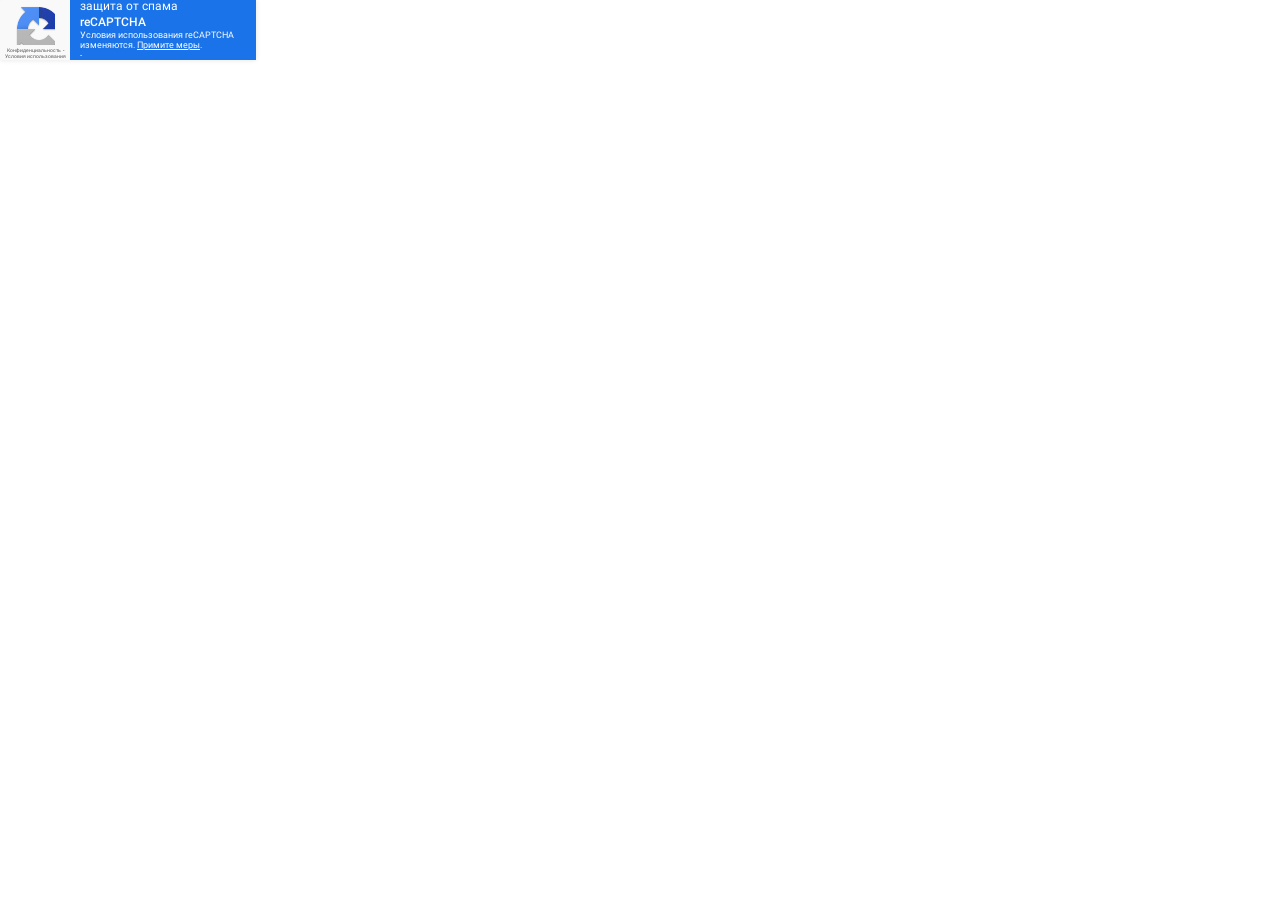
<file: index_4.html>
<!DOCTYPE html><html dir="ltr" lang="ru" data-scrapbook-source="https://www.google.com/recaptcha/api2/anchor?ar=2&amp;k=6LeyKkobAAAAAHpezROoZqc501Q11oJAjUcvTSnM&amp;co=aHR0cHM6Ly9hY3QuMzhkZWdyZWVzLm9yZy51azo0NDM.&amp;hl=ru&amp;v=cLm1zuaUXPLFw7nzKiQTH1dX&amp;size=invisible&amp;anchor-ms=20000&amp;execute-ms=15000&amp;cb=ib2b7mz71tqx"><head><meta http-equiv="Content-Type" content="text/html; charset=UTF-8">
<meta http-equiv="X-UA-Compatible" content="IE=edge">
<title>reCAPTCHA</title>
<style type="text/css">
/* cyrillic-ext */
@font-face {
  font-family: 'Roboto';
  font-style: normal;
  font-weight: 400;
  src: url("KFOmCnqEu92Fr1Mu72xKKTU1Kvnz.woff2") format('woff2');
  unicode-range: U+0460-052F, U+1C80-1C8A, U+20B4, U+2DE0-2DFF, U+A640-A69F, U+FE2E-FE2F;
}
/* cyrillic */
@font-face {
  font-family: 'Roboto';
  font-style: normal;
  font-weight: 400;
  src: url("KFOmCnqEu92Fr1Mu5mxKKTU1Kvnz.woff2") format('woff2');
  unicode-range: U+0301, U+0400-045F, U+0490-0491, U+04B0-04B1, U+2116;
}
/* greek-ext */
@font-face {
  font-family: 'Roboto';
  font-style: normal;
  font-weight: 400;
  src: url("KFOmCnqEu92Fr1Mu7mxKKTU1Kvnz.woff2") format('woff2');
  unicode-range: U+1F00-1FFF;
}
/* greek */
@font-face {
  font-family: 'Roboto';
  font-style: normal;
  font-weight: 400;
  src: url("KFOmCnqEu92Fr1Mu4WxKKTU1Kvnz.woff2") format('woff2');
  unicode-range: U+0370-0377, U+037A-037F, U+0384-038A, U+038C, U+038E-03A1, U+03A3-03FF;
}
/* vietnamese */
@font-face {
  font-family: 'Roboto';
  font-style: normal;
  font-weight: 400;
  src: url("KFOmCnqEu92Fr1Mu7WxKKTU1Kvnz.woff2") format('woff2');
  unicode-range: U+0102-0103, U+0110-0111, U+0128-0129, U+0168-0169, U+01A0-01A1, U+01AF-01B0, U+0300-0301, U+0303-0304, U+0308-0309, U+0323, U+0329, U+1EA0-1EF9, U+20AB;
}
/* latin-ext */
@font-face {
  font-family: 'Roboto';
  font-style: normal;
  font-weight: 400;
  src: url("KFOmCnqEu92Fr1Mu7GxKKTU1Kvnz.woff2") format('woff2');
  unicode-range: U+0100-02BA, U+02BD-02C5, U+02C7-02CC, U+02CE-02D7, U+02DD-02FF, U+0304, U+0308, U+0329, U+1D00-1DBF, U+1E00-1E9F, U+1EF2-1EFF, U+2020, U+20A0-20AB, U+20AD-20C0, U+2113, U+2C60-2C7F, U+A720-A7FF;
}
/* latin */
@font-face {
  font-family: 'Roboto';
  font-style: normal;
  font-weight: 400;
  src: url("KFOmCnqEu92Fr1Mu4mxKKTU1Kg.woff2") format('woff2');
  unicode-range: U+0000-00FF, U+0131, U+0152-0153, U+02BB-02BC, U+02C6, U+02DA, U+02DC, U+0304, U+0308, U+0329, U+2000-206F, U+20AC, U+2122, U+2191, U+2193, U+2212, U+2215, U+FEFF, U+FFFD;
}
/* cyrillic-ext */
@font-face {
  font-family: 'Roboto';
  font-style: normal;
  font-weight: 500;
  src: url("KFOlCnqEu92Fr1MmEU9fCRc4AMP6lbBP.woff2") format('woff2');
  unicode-range: U+0460-052F, U+1C80-1C8A, U+20B4, U+2DE0-2DFF, U+A640-A69F, U+FE2E-FE2F;
}
/* cyrillic */
@font-face {
  font-family: 'Roboto';
  font-style: normal;
  font-weight: 500;
  src: url("KFOlCnqEu92Fr1MmEU9fABc4AMP6lbBP.woff2") format('woff2');
  unicode-range: U+0301, U+0400-045F, U+0490-0491, U+04B0-04B1, U+2116;
}
/* greek-ext */
@font-face {
  font-family: 'Roboto';
  font-style: normal;
  font-weight: 500;
  src: url("KFOlCnqEu92Fr1MmEU9fCBc4AMP6lbBP.woff2") format('woff2');
  unicode-range: U+1F00-1FFF;
}
/* greek */
@font-face {
  font-family: 'Roboto';
  font-style: normal;
  font-weight: 500;
  src: url("KFOlCnqEu92Fr1MmEU9fBxc4AMP6lbBP.woff2") format('woff2');
  unicode-range: U+0370-0377, U+037A-037F, U+0384-038A, U+038C, U+038E-03A1, U+03A3-03FF;
}
/* vietnamese */
@font-face {
  font-family: 'Roboto';
  font-style: normal;
  font-weight: 500;
  src: url("KFOlCnqEu92Fr1MmEU9fCxc4AMP6lbBP.woff2") format('woff2');
  unicode-range: U+0102-0103, U+0110-0111, U+0128-0129, U+0168-0169, U+01A0-01A1, U+01AF-01B0, U+0300-0301, U+0303-0304, U+0308-0309, U+0323, U+0329, U+1EA0-1EF9, U+20AB;
}
/* latin-ext */
@font-face {
  font-family: 'Roboto';
  font-style: normal;
  font-weight: 500;
  src: url("KFOlCnqEu92Fr1MmEU9fChc4AMP6lbBP.woff2") format('woff2');
  unicode-range: U+0100-02BA, U+02BD-02C5, U+02C7-02CC, U+02CE-02D7, U+02DD-02FF, U+0304, U+0308, U+0329, U+1D00-1DBF, U+1E00-1E9F, U+1EF2-1EFF, U+2020, U+20A0-20AB, U+20AD-20C0, U+2113, U+2C60-2C7F, U+A720-A7FF;
}
/* latin */
@font-face {
  font-family: 'Roboto';
  font-style: normal;
  font-weight: 500;
  src: url("KFOlCnqEu92Fr1MmEU9fBBc4AMP6lQ.woff2") format('woff2');
  unicode-range: U+0000-00FF, U+0131, U+0152-0153, U+02BB-02BC, U+02C6, U+02DA, U+02DC, U+0304, U+0308, U+0329, U+2000-206F, U+20AC, U+2122, U+2191, U+2193, U+2212, U+2215, U+FEFF, U+FFFD;
}
/* cyrillic-ext */
@font-face {
  font-family: 'Roboto';
  font-style: normal;
  font-weight: 900;
  src: url("KFOlCnqEu92Fr1MmYUtfCRc4AMP6lbBP.woff2") format('woff2');
  unicode-range: U+0460-052F, U+1C80-1C8A, U+20B4, U+2DE0-2DFF, U+A640-A69F, U+FE2E-FE2F;
}
/* cyrillic */
@font-face {
  font-family: 'Roboto';
  font-style: normal;
  font-weight: 900;
  src: url("KFOlCnqEu92Fr1MmYUtfABc4AMP6lbBP.woff2") format('woff2');
  unicode-range: U+0301, U+0400-045F, U+0490-0491, U+04B0-04B1, U+2116;
}
/* greek-ext */
@font-face {
  font-family: 'Roboto';
  font-style: normal;
  font-weight: 900;
  src: url("KFOlCnqEu92Fr1MmYUtfCBc4AMP6lbBP.woff2") format('woff2');
  unicode-range: U+1F00-1FFF;
}
/* greek */
@font-face {
  font-family: 'Roboto';
  font-style: normal;
  font-weight: 900;
  src: url("KFOlCnqEu92Fr1MmYUtfBxc4AMP6lbBP.woff2") format('woff2');
  unicode-range: U+0370-0377, U+037A-037F, U+0384-038A, U+038C, U+038E-03A1, U+03A3-03FF;
}
/* vietnamese */
@font-face {
  font-family: 'Roboto';
  font-style: normal;
  font-weight: 900;
  src: url("KFOlCnqEu92Fr1MmYUtfCxc4AMP6lbBP.woff2") format('woff2');
  unicode-range: U+0102-0103, U+0110-0111, U+0128-0129, U+0168-0169, U+01A0-01A1, U+01AF-01B0, U+0300-0301, U+0303-0304, U+0308-0309, U+0323, U+0329, U+1EA0-1EF9, U+20AB;
}
/* latin-ext */
@font-face {
  font-family: 'Roboto';
  font-style: normal;
  font-weight: 900;
  src: url("KFOlCnqEu92Fr1MmYUtfChc4AMP6lbBP.woff2") format('woff2');
  unicode-range: U+0100-02BA, U+02BD-02C5, U+02C7-02CC, U+02CE-02D7, U+02DD-02FF, U+0304, U+0308, U+0329, U+1D00-1DBF, U+1E00-1E9F, U+1EF2-1EFF, U+2020, U+20A0-20AB, U+20AD-20C0, U+2113, U+2C60-2C7F, U+A720-A7FF;
}
/* latin */
@font-face {
  font-family: 'Roboto';
  font-style: normal;
  font-weight: 900;
  src: url("KFOlCnqEu92Fr1MmYUtfBBc4AMP6lQ.woff2") format('woff2');
  unicode-range: U+0000-00FF, U+0131, U+0152-0153, U+02BB-02BC, U+02C6, U+02DA, U+02DC, U+0304, U+0308, U+0329, U+2000-206F, U+20AC, U+2122, U+2191, U+2193, U+2212, U+2215, U+FEFF, U+FFFD;
}

</style>
<link rel="stylesheet" type="text/css" href="styles__ltr.css">
<style>
/* Override recaptcha asset paths to flattened root */
.rc-anchor-logo-img{background:url("logo_48.png") no-repeat !important}
.rc-anchor-pt{background-image:url("da53325d50895429285f938389f1bdadc214fbea.png") !important}
</style>

<link rel="shortcut icon" href="favicon.ico"></head>
<body><div id="rc-anchor-alert" class="rc-anchor-alert"></div>
<input type="hidden" id="recaptcha-token" value="[base64]">
<div class="rc-anchor rc-anchor-invisible rc-anchor-light  rc-anchor-invisible-hover"><div id="recaptcha-accessible-status" class="rc-anchor-aria-status" aria-hidden="true">Пройдите проверку reCAPTCHA.. </div><div class="rc-anchor-error-msg-container" style="display:none"><span class="rc-anchor-error-msg" aria-hidden="true"></span></div><div class="rc-anchor-normal-footer smalltext"><div class="rc-anchor-logo-large" role="presentation"><div class="rc-anchor-logo-img rc-anchor-logo-img-large"></div></div><div class="rc-anchor-pt"><a href="https://www.google.com/intl/ru/policies/privacy/" target="_blank">Конфиденциальность</a><span aria-hidden="true" role="presentation"> - </span><a href="https://www.google.com/intl/ru/policies/terms/" target="_blank">Условия использования</a></div></div><div class="rc-anchor-invisible-text smalltext"><span>защита от спама <strong>reCAPTCHA</strong></span><div id="rc-anchor-invisible-classic-warning"><div>Условия использования reCAPTCHA изменяются. <a class="migrate-link" href="https://google.com/recaptcha/admin/migrate" target="_blank">Примите меры</a>.</div></div><div class="rc-anchor-pt"><a href="https://www.google.com/intl/ru/policies/privacy/" target="_blank" style="">Конфиденциальность</a><span aria-hidden="true" role="presentation"> - </span><a href="https://www.google.com/intl/ru/policies/terms/" target="_blank" style="">Условия использования</a></div></div></div><iframe style="display: none;" src="index_5.html"></iframe></body></html>
</file>
<file: styles__ltr.css>
.goog-inline-block{position:relative;display:-moz-inline-box;display:inline-block}* html .goog-inline-block{display:inline}*:first-child+html .goog-inline-block{display:inline}.recaptcha-checkbox{border:none;font-size:1px;height:28px;margin:4px;width:28px;overflow:visible;outline:0;vertical-align:text-bottom}.recaptcha-checkbox-border{border-radius:2px;background-color:#fff;border:2px solid #444746;font-size:1px;height:24px;position:absolute;width:24px;z-index:1}.recaptcha-checkbox-borderAnimation{background-image:url("");background-repeat:no-repeat;border:none;height:28px;outline:0;position:absolute;width:28px}.recaptcha-checkbox-nodatauri.recaptcha-checkbox-borderAnimation{background-image:url("")}.recaptcha-checkbox-spinner-gif{border-radius:2px;background-color:#fff;-webkit-background-size:24px 24px;background-size:24px;border:2px solid #444746;height:24px;left:0;position:absolute;top:0;width:24px}.recaptcha-checkbox-spinner{background-color:#f9f9f9;border:6px solid #4d90fe;border-radius:36px;border-bottom-color:transparent;border-left-color:transparent;height:36px;left:-4px;outline:0;position:absolute;top:-4px;width:36px;-webkit-box-sizing:border-box;box-sizing:border-box;opacity:0;-webkit-animation:spinner-spin linear 2.5s infinite;animation:spinner-spin linear 2.5s infinite;-webkit-animation-play-state:paused;animation-play-state:paused;-webkit-transition-duration:1s;transition-duration:1s}@-webkit-keyframes spinner-spin{0%{-webkit-transform:rotateZ(0deg);transform:rotateZ(0deg)}10%{-webkit-transform:rotateZ(135deg);transform:rotateZ(135deg)}25%{-webkit-transform:rotateZ(245deg);transform:rotateZ(245deg)}60%{-webkit-transform:rotateZ(700deg);transform:rotateZ(700deg)}75%{-webkit-transform:rotateZ(810deg);transform:rotateZ(810deg)}100%{-webkit-transform:rotateZ(3turn);transform:rotateZ(3turn)}}@keyframes spinner-spin{0%{-webkit-transform:rotateZ(0deg);transform:rotateZ(0deg)}10%{-webkit-transform:rotateZ(135deg);transform:rotateZ(135deg)}25%{-webkit-transform:rotateZ(245deg);transform:rotateZ(245deg)}60%{-webkit-transform:rotateZ(700deg);transform:rotateZ(700deg)}75%{-webkit-transform:rotateZ(810deg);transform:rotateZ(810deg)}100%{-webkit-transform:rotateZ(3turn);transform:rotateZ(3turn)}}.recaptcha-checkbox-spinner-overlay{content:"";position:absolute;top:-7px;left:-7px;width:38px;height:19px;background-color:#f9f9f9;-webkit-animation:overlay-spin linear 1s;animation:overlay-spin linear 1s;-webkit-animation-play-state:paused;animation-play-state:paused;-webkit-transform-origin:bottom center;-ms-transform-origin:bottom center;transform-origin:bottom center;border-radius:38px 38px 0 0;-webkit-transform:rotateZ(45deg);-ms-transform:rotate(45deg);transform:rotateZ(45deg);opacity:0}@-webkit-keyframes overlay-spin{0%{opacity:1;-webkit-transform:rotateZ(45deg);transform:rotateZ(45deg)}100%{opacity:1;-webkit-transform:rotateZ(225deg);transform:rotateZ(225deg)}}@keyframes overlay-spin{0%{opacity:1;-webkit-transform:rotateZ(45deg);transform:rotateZ(45deg)}100%{opacity:1;-webkit-transform:rotateZ(225deg);transform:rotateZ(225deg)}}.recaptcha-checkbox-checkmark{background-image:url("");background-repeat:no-repeat;border:none;height:30px;left:-5px;outline:0;position:absolute;width:38px}.rc-anchor-dark .recaptcha-checkbox-spinner,.rc-anchor-dark .recaptcha-checkbox-spinner-overlay{background-color:#222}.recaptcha-checkbox-nodatauri.recaptcha-checkbox-checkmark{background-image:url("")}.recaptcha-checkbox-hover .recaptcha-checkbox-border,.recaptcha-checkbox-hover .recaptcha-checkbox-spinner-gif{-webkit-box-shadow:inset 0 1px 1px rgba(0,0,0,.1);box-shadow:inset 0 1px 1px rgba(0,0,0,.1);border:2px solid #b2b2b2}.recaptcha-checkbox-focused .recaptcha-checkbox-border,.recaptcha-checkbox-focused .recaptcha-checkbox-spinner-gif{border:2px solid #4d90fe}.recaptcha-checkbox-active .recaptcha-checkbox-border,.recaptcha-checkbox-active .recaptcha-checkbox-spinner-gif{background-color:#ebebeb}.recaptcha-checkbox-disabled .recaptcha-checkbox-border,.recaptcha-checkbox-disabled .recaptcha-checkbox-spinner-gif{background-color:#f1f1f1}.recaptcha-checkbox-loading .recaptcha-checkbox-spinner-gif{background-image:url("")}.recaptcha-checkbox-checked .recaptcha-checkbox-border,.recaptcha-checkbox-checked .recaptcha-checkbox-spinner-gif{visibility:hidden}.recaptcha-checkbox-checked .recaptcha-checkbox-checkmark{background-position:0 -600px}.recaptcha-checkbox-expired .recaptcha-checkbox-border,.recaptcha-checkbox-expired .recaptcha-checkbox-spinner-gif{border:2px solid #d93025}.recaptcha-checkbox-clearOutline.recaptcha-checkbox-focused .recaptcha-checkbox-border,.recaptcha-checkbox-clearOutline.recaptcha-checkbox-focused .recaptcha-checkbox-spinner-gif{border:2px solid #444746}body{margin:0}.rc-anchor{border-radius:3px;box-shadow:0 0 4px 1px rgba(0,0,0,.08);-webkit-box-shadow:0 0 4px 1px rgba(0,0,0,.08);-moz-box-shadow:0 0 4px 1px rgba(0,0,0,.08)}.rc-anchor-normal{height:74px;width:300px}.rc-anchor-compact{height:136px;width:156px}.rc-anchor-compact #rc-anchor-classic-warning{width:140px;text-align:center}.rc-anchor-dark{background:#222;color:#fff}.rc-anchor-dark.rc-anchor-normal,.rc-anchor-dark.rc-anchor-compact{border:1px solid #525252}.rc-anchor-dark #rc-anchor-over-quota,.rc-anchor-dark.rc-anchor-compact #rc-anchor-over-quota,.rc-anchor-dark.rc-anchor-normal #rc-anchor-classic-warning,.rc-anchor-dark.rc-anchor-compact #rc-anchor-classic-warning{color:#fff}.rc-anchor-light{background:#f9f9f9;color:#000}.rc-anchor-light.rc-anchor-normal,.rc-anchor-light.rc-anchor-compact{border:1px solid #d3d3d3}.rc-inline-block{display:inline-block;height:100%}.rc-anchor-center-container{display:table;height:100%}.rc-anchor-center-item{display:table-cell;vertical-align:middle}.rc-anchor-content{display:inline-block;position:relative}.rc-anchor-normal .rc-anchor-content{height:74px;width:206px}.rc-anchor-compact .rc-anchor-content{height:85px}.rc-anchor-error-message{color:#f00;font-family:Roboto,helvetica,arial,sans-serif;font-size:14px;font-weight:400;line-height:16px;padding:0 10px}.rc-anchor-checkbox{margin:0 12px 2px 12px}.rc-anchor-checkbox-label{font-family:Roboto,helvetica,arial,sans-serif;font-size:14px;font-weight:400;line-height:17px}.rc-anchor-normal .rc-anchor-checkbox-label{width:152px}.rc-anchor-compact .rc-anchor-checkbox-label{width:95px}.rc-anchor-error-msg-container{color:#d93025;font-family:Roboto,helvetica,arial,sans-serif;font-size:12px;font-weight:400;left:0;line-height:14px;margin:2px;position:absolute;top:0}.rc-anchor-normal.rc-anchor-error .rc-anchor-error-msg-container{width:240px}.rc-anchor-normal.rc-anchor-error .rc-anchor-content{margin-top:10px}.rc-anchor-compact.rc-anchor-error .rc-anchor-content{margin-top:25px}.rc-anchor-normal-footer{display:inline-block;height:74px;vertical-align:top;width:70px}.rc-anchor-compact-footer{margin:0 12px;text-align:center;width:136px}.rc-anchor-logo-img{background:url("media/logo_48.png");background-repeat:no-repeat}.rc-anchor-logo-img-ie8{filter:progid:DXImageTransform.Microsoft.AlphaImageLoader(src=concat(common.$recaptcha-gstatic,"/recaptcha/api2/logo_48.png"),sizingMethod="scale")}.rc-anchor-logo-text{cursor:default;font-family:Roboto,helvetica,arial,sans-serif;font-size:10px;font-weight:400;line-height:10px;margin-top:5px;text-align:center}.rc-anchor-light .rc-anchor-logo-text,.rc-anchor-light div a:link,.rc-anchor-light div a:visited{color:#555}.rc-anchor-dark .rc-anchor-logo-text,.rc-anchor-dark div a:link,.rc-anchor-dark div a:visited{color:#f5f5f5}.rc-anchor-logo-portrait{margin:10px 0 0 26px;width:58px;-webkit-user-select:none;-moz-user-select:none;-ms-user-select:none}.rc-anchor-logo-img-portrait{-webkit-background-size:32px 32px;background-size:32px;height:32px;margin:0 13px 0 13px;width:32px}.rc-anchor-logo-landscape{-webkit-user-select:none;-moz-user-select:none;-ms-user-select:none}.rc-anchor-logo-img-landscape{-webkit-background-size:24px 24px;background-size:24px;display:inline-block;height:24px;width:24px}.rc-anchor-logo-landscape-text-holder{display:inline-block;height:24px;margin:0 2px 0 2px;width:54px}.rc-anchor-normal .rc-anchor-pt,.rc-anchor-invisible .rc-anchor-pt,.rc-anchor-compact .rc-anchor-pt{font-family:Roboto,helvetica,arial,sans-serif;font-size:8px;font-weight:400}.rc-anchor-pt{background-image:url("media/da53325d50895429285f938389f1bdadc214fbea.png")}.rc-anchor-pt a{display:inline;padding-left:1px;padding-right:1px;padding-top:2px;padding-bottom:2px;text-decoration:none}.rc-anchor-pt a:hover{text-decoration:underline}.rc-anchor-normal .rc-anchor-pt{margin:2px 11px 0 0;padding-right:2px;position:absolute;right:0;text-align:right;width:276px}.rc-anchor-compact .rc-anchor-pt{margin:0 0 2px 0;width:132px}.rc-anchor-aria-status{display:none}#rc-anchor-alert,.rc-anchor-alert{color:red;font-size:9px;margin:2px;position:absolute;top:0}#rc-anchor-classic-warning{bottom:0;color:#555;font-family:Roboto,helvetica,arial,sans-serif;font-size:9px;padding:4px;position:absolute;width:190px;display:-webkit-box;display:-webkit-flex;display:flex;-webkit-box-align:center;-webkit-align-items:center;align-items:center;height:20px}#rc-anchor-classic-warning a{display:inline-block;position:relative;z-index:1;padding:4px;margin:-4px}#rc-anchor-over-quota{bottom:0;color:#555;font-family:Roboto,helvetica,arial,sans-serif;font-size:9px;padding:4px;position:absolute;width:170px;display:-webkit-box;display:-webkit-flex;display:flex;-webkit-box-align:center;-webkit-align-items:center;align-items:center;height:20px}.rc-anchor-compact .rc-anchor-content #rc-anchor-over-quota{width:148px}.rc-anchor-normal .rc-anchor-pt.rc-anchor-over-quota-pt{width:130px}.rc-anchor-logo-portrait.rc-anchor-over-quota-logo{margin-top:6px}#rc-anchor-invisible-over-quota,#rc-anchor-invisible-classic-warning{font-size:9px;line-height:normal}#rc-anchor-invisible-over-quota,#rc-anchor-invisible-classic-warning a{color:white}.rc-anchor-invisible{height:60px;width:256px;display:-webkit-box;display:-webkit-flex;display:flex}.rc-anchor-invisible-text{background:#1a73e8;color:white;display:-webkit-box;display:-webkit-flex;display:flex;-webkit-flex-basis:166px;flex-basis:166px;-webkit-box-orient:vertical;-webkit-box-direction:normal;-webkit-flex-direction:column;flex-direction:column;-webkit-box-flex:1;-webkit-flex-grow:1;flex-grow:1;font-family:Roboto,helvetica,arial,sans-serif;font-size:13px;font-weight:400;height:100%;-webkit-box-pack:center;-webkit-justify-content:center;justify-content:center;line-height:20px;padding:0 16px;white-space:nowrap}.rc-anchor-invisible-text.smalltext{font-size:12px;padding:0 10px;line-height:16px;white-space:normal}.rc-anchor-invisible-text.smalltext .rc-anchor-pt{line-height:12px;white-space:normal}.rc-anchor-invisible-text.smalltext .rc-anchor-pt a:link{font-size:9px}.rc-anchor-normal-footer.smalltext .rc-anchor-pt{font-size:5px;line-height:6px}.rc-anchor-invisible-text strong{font-weight:500}.rc-anchor-invisible .rc-anchor-normal-footer .rc-anchor-pt{-webkit-transition:opacity .3s ease;transition:opacity .3s ease;text-align:center;width:70px;margin-top:2px}.rc-anchor-logo-img-large{-webkit-transition:all .3s ease;transition:all .3s ease;-webkit-background-size:40px 40px;background-size:40px;margin:5px 15px 0 15px;height:40px;width:40px}.rc-anchor-invisible-nohover .rc-anchor-logo-img-large,.rc-anchor-invisible-hover-hovered .rc-anchor-logo-img-large{-webkit-background-size:44px 44px;background-size:44px;margin:8px 13px 0 13px;height:44px;width:44px}.rc-anchor-invisible-nohover .rc-anchor-normal-footer .rc-anchor-pt,.rc-anchor-invisible-hover-hovered .rc-anchor-normal-footer .rc-anchor-pt{opacity:0}.rc-anchor-invisible-nohover .rc-anchor-invisible-text .rc-anchor-pt,.rc-anchor-invisible-hover-hovered .rc-anchor-invisible-text .rc-anchor-pt{opacity:1}.rc-anchor-invisible-text .rc-anchor-pt{-webkit-transition:opacity .3s ease;transition:opacity .3s ease}.rc-anchor-invisible-text .rc-anchor-pt a:link,.rc-anchor-invisible-text .rc-anchor-pt a:visited{color:white;font-size:10px}.rc-anchor-invisible-hover .rc-anchor-invisible-text .rc-anchor-pt a:link{display:none}.rc-anchor-invisible-nohover .rc-anchor-invisible-text .rc-anchor-pt a:link,.rc-anchor-invisible-hover-hovered .rc-anchor-invisible-text .rc-anchor-pt a:link{display:inline}.rc-anchor-invisible-hover .rc-anchor-normal-footer .rc-anchor-pt a:link{display:inline}.rc-anchor-invisible-nohover .rc-anchor-normal-footer .rc-anchor-pt a:link,.rc-anchor-invisible-hover-hovered .rc-anchor-normal-footer .rc-anchor-pt a:link{display:none}.rc-audiochallenge-response-field{margin:7px;text-align:center}.rc-audiochallenge-response-field .rc-response-input-field{width:220px}.rc-audiochallenge-error-message{color:#d93025;font-family:Roboto,helvetica,arial,sans-serif;font-size:14px;font-weight:400;margin:20px 20px 0 20px}.rc-audiochallenge-instructions{font-family:Roboto,helvetica,arial,sans-serif;font-size:14px;font-weight:400;margin:10px 20px 10px 20px}.rc-audiochallenge-play-button{margin:0 20px 0 20px}.rc-audiochallenge-play-button .rc-button-default{background:#d8d8d8;color:#000;font-weight:500;width:100%}.rc-audiochallenge-input-label{font-family:Roboto,helvetica,arial,sans-serif;font-size:14px;font-weight:400;margin:10px 20px 10px 20px}.rc-audiochallenge-control audio{height:30px;width:240px}.rc-audiochallenge-tdownload{margin:5px 20px 5px 20px;text-align:center}.rc-audiochallenge-tdownload-link{background-image:url("");background-repeat:no-repeat;-webkit-background-size:36px 36px;background-size:36px;color:transparent;display:inline-block;height:36px;opacity:.55;overflow:hidden;width:36px}.rc-audiochallenge-tdownload-link:focus-visible{background-color:#d8d8d8}@media screen and (forced-colors:active) and (prefers-color-scheme:dark){.rc-audiochallenge-tdownload-link{background-image:url("");background-repeat:no-repeat;-webkit-background-size:36px 36px;background-size:36px;color:transparent;display:inline-block;height:36px;opacity:.55;overflow:hidden;width:36px}}.rc-audiochallenge-tdownload-link-on-dark{background-image:url("");background-repeat:no-repeat;-webkit-background-size:36px 36px;background-size:36px;color:transparent;display:inline-block;height:36px;opacity:.55;overflow:hidden;width:36px}.rc-audiochallenge-tdownload-link-on-dark:focus-visible{background-color:#d8d8d8}.rc-audiochallenge-tdownload-link:focus,.rc-audiochallenge-tdownload-link:hover{opacity:.8;outline:none}.rc-audiochallenge-tdownload-link-on-dark:focus,.rc-audiochallenge-tdownload-link-on-dark:hover{opacity:.8;outline:none}.fake-focus-audio{height:0;opacity:0;width:0}.rc-button-default{background:#1a73e8;border:0;border-radius:2px;color:#fff;cursor:pointer;font-family:Roboto,helvetica,arial,sans-serif;font-size:14px;font-weight:500;height:42px;line-height:42px;min-width:100px;padding:0 10px 0 10px;text-align:center;text-transform:uppercase;-webkit-transition:all .5s ease;transition:all .5s ease}.rc-button-default:focus{outline:0;-webkit-box-shadow:0 0 0 2pt #185abc;box-shadow:0 0 0 2pt #185abc}.rc-button-default-disabled{background:rgba(73,143,225,.5);cursor:default}.rc-button-red{background:#e24a4a}.rc-button-default-disabled.rc-button-red{background:rgba(226,74,74,.49)}.rc-canvas-image{display:none}.rc-canvas-canvas{cursor:pointer}body{margin:0}.rc-imageselect-instructions strong{font-weight:900;display:block;font-size:28px}.rc-footer{font-family:Roboto,helvetica,arial,sans-serif;position:relative;width:100%}.rc-separator{border-top:1px solid #dfdfdf;margin-bottom:1px}.rc-controls{width:100%}.primary-controls{height:60px}.rc-buttons{float:left;height:48px;margin:6px 0 6px 6px;background-repeat:no-repeat}.fake-focus{height:0;opacity:0;width:0}.button-holder,.qr-button-holder{float:left;height:48px}.rc-button-reload{background:url("")}.rc-button-reload:focus-visible{background-color:#d8d8d8}@media screen and (forced-colors:active) and (prefers-color-scheme:dark){.rc-button-reload{background:url("")}}.rc-button-reload-on-dark{background:url("")}.rc-button-reload-on-dark:focus-visible{background-color:#d8d8d8}.rc-button-audio{background:url("")}.rc-button-audio:focus-visible{background-color:#d8d8d8}@media screen and (forced-colors:active) and (prefers-color-scheme:dark){.rc-button-audio{background:url("")}}.rc-button-audio-on-dark{background:url("")}.rc-button-audio-on-dark:focus-visible{background-color:#d8d8d8}.rc-button-image{background:url("")}.rc-button-image:focus-visible{background-color:#d8d8d8}@media screen and (forced-colors:active) and (prefers-color-scheme:dark){.rc-button-image{background:url("")}}.rc-button-image-on-dark{background:url("")}.rc-button-image-on-dark:focus-visible{background-color:#d8d8d8}.rc-button-liveness{background:url("")}.rc-button-qr{background:url("")}.rc-button-liveness:focus-visible{background-color:#d8d8d8}.rc-button-qr:focus-visible{background-color:#d8d8d8}@media screen and (forced-colors:active) and (prefers-color-scheme:dark){.rc-button-liveness{background:url("")}}@media screen and (forced-colors:active) and (prefers-color-scheme:dark){.rc-button-qr{background:url("")}}.rc-button-liveness-on-dark{background:url("")}.rc-button-qr-on-dark{background:url("")}.rc-button-liveness-on-dark:focus-visible{background-color:#d8d8d8}.rc-button-qr-on-dark:focus-visible{background-color:#d8d8d8}.rc-button-help{background:url("")}.rc-button-help:focus-visible{background-color:#d8d8d8}@media screen and (forced-colors:active) and (prefers-color-scheme:dark){.rc-button-help{background:url("")}}.rc-button-help-on-dark{background:url("")}.rc-button-help-on-dark:focus-visible{background-color:#d8d8d8}.rc-button-undo{background:url("")}.rc-button-undo:focus-visible{background-color:#d8d8d8}@media screen and (forced-colors:active) and (prefers-color-scheme:dark){.rc-button-undo{background:url("")}}.rc-button-undo-on-dark{background:url("")}.rc-button-undo-on-dark:focus-visible{background-color:#d8d8d8}.rc-button{-webkit-background-size:32px 32px;background-size:32px 32px;cursor:pointer;height:48px;opacity:.55;width:48px;padding:0;border:0;background-repeat:no-repeat;background-position:center}.rc-button:focus,.rc-button:hover{opacity:.8;outline:none}.verify-button-holder{float:right;margin:8px 8px 9px 0}.rc-challenge-help{font-family:Roboto,helvetica,arial,sans-serif;font-size:12px;font-weight:400;overflow-y:scroll;padding:5px 20px 5px 20px}.reload-icon{height:16px;width:16px}.apps-toast{position:relative;text-align:center;width:100%;z-index:101}.apps-toast-content{background:#323232;border-radius:2px;-webkit-box-shadow:0 6px 10px rgba(0,0,0,.14),0 1px 18px rgba(0,0,0,.12),0 3px 5px -1px rgba(0,0,0,.4);box-shadow:0 6px 10px rgba(0,0,0,.14),0 1px 18px rgba(0,0,0,.12),0 3px 5px -1px rgba(0,0,0,.4);color:#eee;display:inline-block;font:12px/20px Roboto,helvetica,arial,sans-serif;padding:14px;text-align:center}.goog-container:focus{outline:none}.rc-defaultchallenge-response-field{margin:7px;text-align:center}.rc-defaultchallenge-response-field .rc-response-input-field{width:230px}.rc-defaultchallenge-payload{border:none;font-family:Roboto,helvetica,arial,sans-serif;font-size:14px;font-weight:400;min-height:61px;text-align:center}.rc-defaultchallenge-incorrect-response{color:#ff1b1b;font-family:Roboto,helvetica,arial,sans-serif;font-size:12px;font-weight:400;line-height:14px;margin-left:20px}.rc-doscaptcha-header{padding:10px;margin:10px;height:20%;background-color:#1a73e8}.rc-doscaptcha-header-text{font-family:Roboto,helvetica,arial,sans-serif;font-size:22px;font-weight:400;text-align:center;color:white}.rc-doscaptcha-body{height:80%}.rc-doscaptcha-body-text{font-family:Roboto,helvetica,arial,sans-serif;font-size:16px;font-weight:400;padding:10px 15px 10px 15px}.rc-doscaptcha-footer{pointer-events:none}.recaptchaJavascriptChallengeLivenessOuterContainer{position:absolute;inset:0;display:-webkit-box;display:-webkit-flex;display:flex;-webkit-box-orient:vertical;-webkit-box-direction:normal;-webkit-flex-direction:column;flex-direction:column}.recaptchaJavascriptChallengeLivenessContainer{-webkit-box-flex:1;-webkit-flex-grow:1;flex-grow:1}.goog-container:focus{outline:none}#rc-imageselect{min-width:240px;font-family:Roboto,helvetica,arial,sans-serif;background-color:#fff}#rc-imageselect .rc-button:focus{outline:none}.rc-imageselect-desc{margin-left:-10px;margin-top:-10px;padding-right:100px;position:relative}.rc-imageselect-instructions .rc-imageselect-desc strong{font-size:22px}.rc-imageselect-desc span{display:block}.rc-imageselect-desc-no-canonical{position:relative}.rc-imageselect-desc-no-canonical span{display:block}.rc-imageselect-payload{min-width:240px;margin:0 7px;padding:7px 0}.rc-imageselect-challenge{position:relative;width:100%;height:100%}.rc-footer{min-width:240px}.rc-imageselect-incorrect-response,.rc-imageselect-error-dynamic-more,.rc-imageselect-error-select-more,.rc-imageselect-error-select-something{color:#d93025;font-size:14px;padding:7px 0;text-align:center;width:100%;background-color:white}.rc-imageselect-desc-wrapper{margin-bottom:6px}.rc-imageselect-checkbox{background:url("");display:none;position:absolute}.rc-imageselect-report-image{bottom:0;left:0;display:none;position:absolute;right:0;top:0}.rc-imageselect-table-42,.rc-imageselect-table-33,.rc-imageselect-table-44{border-collapse:separate;border-spacing:0;width:100%;height:100%;-webkit-transition:all 1s ease;transition:all 1s ease}.rc-imageselect-table-42,.rc-imageselect-table-33{margin:-2px}.rc-imageselect-table-44{margin:-1px}.rc-imageselect-table-42 td{padding:2px}.rc-imageselect-table-33 td{padding:2px}.rc-imageselect-table-44 td{padding:1px}.rc-image-tile-target tr,td{margin:0}.rc-imageselect-keyboard{outline:solid orange!important;position:relative;z-index:100}td:focus{outline:none}.rc-image-tile-overlay{display:none;opacity:0;position:absolute;background-color:#1a73e8;width:100%;height:100%;z-index:2;-webkit-transition:opacity 1s cubic-bezier(.49,.78,.46,1.34);transition:opacity 1s cubic-bezier(.49,.78,.46,1.34)}.rc-image-followup-tile{display:block}.rc-imageselect-dynamic-selected{position:relative;-webkit-transition:all 2s ease;transition:all 2s ease;opacity:.01}.rc-imageselect-dynamic-selected .rc-image-tile-target{opacity:1}.rc-imageselect-dynamic-selected .rc-imageselect-checkbox{display:block;opacity:1;-webkit-background-size:cover;background-size:cover;width:60px;height:60px;left:50%;top:50%;margin-left:-30px;margin-top:-30px}.rc-image-tile-target{-webkit-tap-highlight-color:rgba(0,0,0,0);position:relative}.rc-imageselect-tileselected{position:relative}.rc-imageselect-tileselected .rc-image-tile-wrapper{-webkit-transform:scale(.8);-ms-transform:scale(.8);transform:scale(.8)}.rc-image-tile-wrapper{-webkit-transform:scale(1);-ms-transform:scale(1);transform:scale(1)}.rc-imageselect-tileselected .rc-imageselect-checkbox{display:block;background-repeat:no-repeat;bottom:0;left:0;right:0;top:0}.rc-imageselect-candidates{border:2px solid white;-webkit-box-sizing:border-box;box-sizing:border-box;height:94px;overflow:hidden;position:absolute;right:7px;top:7px;width:112px}.rc-imageselect-candidates>div{-webkit-background-size:112px 94px;background-size:112px 94px;display:inline-block;height:94px;margin:2px;position:relative;width:112px}.rc-imageselect-challenge{-webkit-box-sizing:border-box;box-sizing:border-box;text-align:center;-webkit-user-select:none;-moz-user-select:none;-ms-user-select:none}.rc-imageselect-response-field-error{border-bottom:1px solid #ff0000}.rc-imageselect-desc{font-size:16px}.rc-imageselect-desc-wrapper span{font-size:14px}.rc-imageselect-clear{clear:both}.rc-image-tile-wrapper{overflow:hidden;position:relative;-webkit-transition:.1s ease;transition:.1s ease}.rc-image-tile-wrapper img{position:relative;-webkit-user-drag:none;backface-visibility:hidden;-webkit-backface-visibility:hidden;-moz-backface-visibility:hidden}.rc-image-tile-11{width:100%;height:100%}.rc-image-tile-42{width:200%;height:400%}.rc-image-tile-33{width:300%;height:300%}.rc-image-tile-44{width:400%;height:400%}.rc-imageselect-instructions{height:113px;width:100%;margin-bottom:7px;position:relative}.rc-imageselect-desc-wrapper{background-color:#1a73e8;position:relative;padding:24px;color:white;height:66px;font-size:16px}.rc-imageselect-progress{background-color:#417cc1;position:absolute;bottom:0;right:0;width:0;height:15px;-webkit-transition:all 1s ease;transition:all 1s ease}.rc-imageselect-carousel-offscreen-right{left:105%;position:absolute;-webkit-transition:.5s ease;transition:.5s ease}.rc-imageselect-carousel-entering-right{left:0;position:absolute;-webkit-transition:.5s ease;transition:.5s ease}.rc-imageselect-carousel-mock-margin-1{top:1px}.rc-imageselect-carousel-mock-margin-2{top:2px}.rc-imageselect-carousel-leaving-left{left:0;opacity:.5;position:relative;-webkit-transition:.5s ease;transition:.5s ease}.rc-imageselect-carousel-offscreen-left{left:-105%;opacity:.5;position:relative;-webkit-transition:.5s ease;transition:.5s ease}.rc-imageselect-carousel-instructions{-webkit-transition:.2s ease;transition:.2s ease;opacity:1}.rc-imageselect-carousel-instructions-hidden{opacity:.5}.rc-canonical-stop-sign{background:url("");background-repeat:no-repeat}.rc-canonical-speed-limit{background:url("");background-repeat:no-repeat}.rc-canonical-street-name{background:url("");background-repeat:no-repeat}.rc-canonical-other{background:url("");background-repeat:no-repeat}.rc-canonical-bounding-box{background:url("");background-repeat:no-repeat}.rc-canonical-car{background:url("");background-repeat:no-repeat}.rc-canonical-road{background:url("");background-repeat:no-repeat}.rc-canonical-bridge{background:url("");background-repeat:no-repeat}.recaptchaJavascriptChallengeQrOuterContainer{position:absolute;inset:0;display:-webkit-box;display:-webkit-flex;display:flex;-webkit-box-orient:vertical;-webkit-box-direction:normal;-webkit-flex-direction:column;flex-direction:column;-webkit-box-pack:center;-webkit-justify-content:center;justify-content:center;-webkit-box-align:center;-webkit-align-items:center;align-items:center}.recaptchaJavascriptChallengeQrContainer{-webkit-box-align:anchor-center;-webkit-align-items:anchor-center;align-items:anchor-center;position:relative;-webkit-box-flex:1;-webkit-flex-grow:1;flex-grow:1;margin:10px;display:-webkit-box;display:-webkit-flex;display:flex;-webkit-box-orient:vertical;-webkit-box-direction:normal;-webkit-flex-direction:column;flex-direction:column}.recaptchaJavascriptChallengeQrCanvas{min-width:200px;min-height:200px;max-height:45%;max-width:40%;outline-offset:0;outline:solid 2px;border-radius:2pt;padding:20px;position:relative;border:1px solid #999;-webkit-box-shadow:0 0 10px 10px rgba(26,115,232,.3);box-shadow:0 0 9px 2px rgba(26,115,232,.3);background:white}.recaptchaJavascriptChallengeQrBackground{background:url("");position:absolute;top:50%;margin-top:-20%;width:100%;height:100%;background-repeat:no-repeat}.recaptchaJavascriptChallengeQrButton{background:#1a73e8;border:0;color:#fff;cursor:pointer;font-family:Roboto,helvetica,arial,sans-serif;font-size:14px;-webkit-transition:all .5s ease;transition:all .5s ease;border-radius:25px;padding:15px;text-transform:uppercase;text-decoration:none;position:relative;margin:25% auto}.recaptchaJavascriptChallengeQrInstructionsContainer{text-align:center;font-family:Roboto,helvetica,arial,sans-serif;display:-webkit-box;display:-webkit-flex;display:flex;-webkit-box-orient:vertical;-webkit-box-direction:normal;-webkit-flex-direction:column;flex-direction:column;-webkit-box-pack:center;-webkit-justify-content:center;justify-content:center;-webkit-box-align:center;-webkit-align-items:center;align-items:center}.recaptchaJavascriptChallengeQrShortInstructionsContainer{top:0;height:113px;position:relative;background:#1a73e8;text-align:center;margin:0 auto;width:100%}.recaptchaJavascriptChallengeQrShortInstructions{font-weight:700;color:#fff;font-size:20px;margin-top:45px}.recaptchaJavascriptChallengeQrAdditionalInstructionsContainer{position:relative;display:-webkit-box;display:-webkit-flex;display:flex;-webkit-box-orient:horizontal;-webkit-box-direction:normal;-webkit-flex-direction:row;flex-direction:row;-webkit-box-align:center;-webkit-align-items:center;align-items:center;-webkit-box-pack:center;-webkit-justify-content:center;justify-content:center;padding:10px}.recaptchaJavascriptChallengeQrCameraIcon{background:url("");-webkit-background-size:contain;background-size:contain;background-repeat:no-repeat;display:inline-block;width:30px;height:30px}.recaptchaJavascriptChallengeQrMobileIcon{background:url("");-webkit-background-size:contain;background-size:contain;background-repeat:no-repeat;display:inline-block;width:30px;height:30px}.recaptchaJavascriptChallengeQrAdditionalInstructions{font-weight:400;font-size:14px;padding:10px 20px 10px 10px;max-width:80%;line-height:1.3;color:#777}.recaptchaJavascriptChallengeQrCodeHidden{height:0;width:0;display:none;visibility:hidden}.recaptchaJavascriptChallengeQrCodeVisible{height:200px;width:200px;display:inline-block;visibility:visible}.recaptchaJavascriptChallengeQrButtonHidden{display:none;visibility:hidden}.recaptchaJavascriptChallengeQrButtonVisible{display:inline-block;visibility:visible}.rc-prepositional-payload{padding:20px;font-family:Roboto,helvetica,arial,sans-serif;font-size:14px;font-weight:400}.rc-prepositional-select-more,.rc-prepositional-verify-failed{color:#ff1b1b;font-family:Roboto,helvetica,arial,sans-serif;font-size:14px;font-weight:400;margin:20px 20px 0 20px}.rc-prepositional-target label{margin:5px;float:right}.rc-prepositional-instructions{margin-bottom:20px}.rc-prepositional-table{width:100%}.rc-prepositional-table td{background:#f9f9f9;border:1px solid #fff;color:#000;cursor:pointer;font-family:Roboto,helvetica,arial,sans-serif;font-size:14px;font-weight:400;width:40%;padding:15px}.rc-prepositional-table td.rc-prepositional-selected{background:#efefef;border:1px solid #656565}.rc-2fa-payload{font-family:Roboto,Helvetica,Arial,Sans-Serif;font-size:14px;font-weight:400;font-size:14px;text-align:left;color:#202124;text-align:center}.rc-2fa-background{background-color:#ececec;width:100%;height:100%;overflow:auto}.rc-2fa-container{background-color:#fff;width:328px;overflow:auto;margin:100px auto}.rc-2fa-header{margin:36px 0 24px 0;font-size:16px}.rc-2fa-instructions{margin:24px 40px;line-height:17.5px}.rc-2fa-response-field{text-align:center}.rc-2fa-response-field input{width:11.2ch;height:40px;line-height:40px;margin:auto;border:1px #979797 solid;font-size:20px;letter-spacing:.8ch;padding-left:1.2ch;padding-right:0}.rc-2fa-response-field input:focus{border:1px #185abc solid}.rc-2fa-response-field-error input{border:1px #d93025 solid}.rc-2fa-response-field-error input:focus{border:1px #d93025 solid}.rc-2fa-error-message{height:36px;font-size:12px;color:#d93025;margin:2px 40px}.rc-2fa-submit-button-holder button{margin:0 auto;min-width:100px;height:36px;line-height:36px;text-transform:uppercase;text-align:center;font-weight:500;letter-spacing:1.25px;border-radius:4px;background-color:#185abc;border:1px solid #185abc;color:#fff}.rc-2fa-submit-button-holder button:disabled{background-color:white;border:1px solid #979797;color:rgba(0,0,0,.38)}.rc-2fa-cancel-button-holder button{margin:20px auto;min-width:100px;height:36px;line-height:36px;text-transform:uppercase;text-align:center;font-weight:500;letter-spacing:1.25px;border-radius:4px;background:none;border:none;color:#185abc}.rc-2fa-cancel-button-holder button:active{border:none}.rc-response-input-field{border:1px solid #747775;border-radius:2px;height:36px;margin:5px 0;padding:1px 9px;font-family:Roboto,helvetica,arial,sans-serif;font-size:16px;font-weight:400;outline:none;width:270px}.rc-response-input-field:focus{border:1px solid #1a73e8}.rc-response-input-field-error,.rc-response-input-field-error:focus{border:1px solid #ff0000}sentinel{}
</file>
